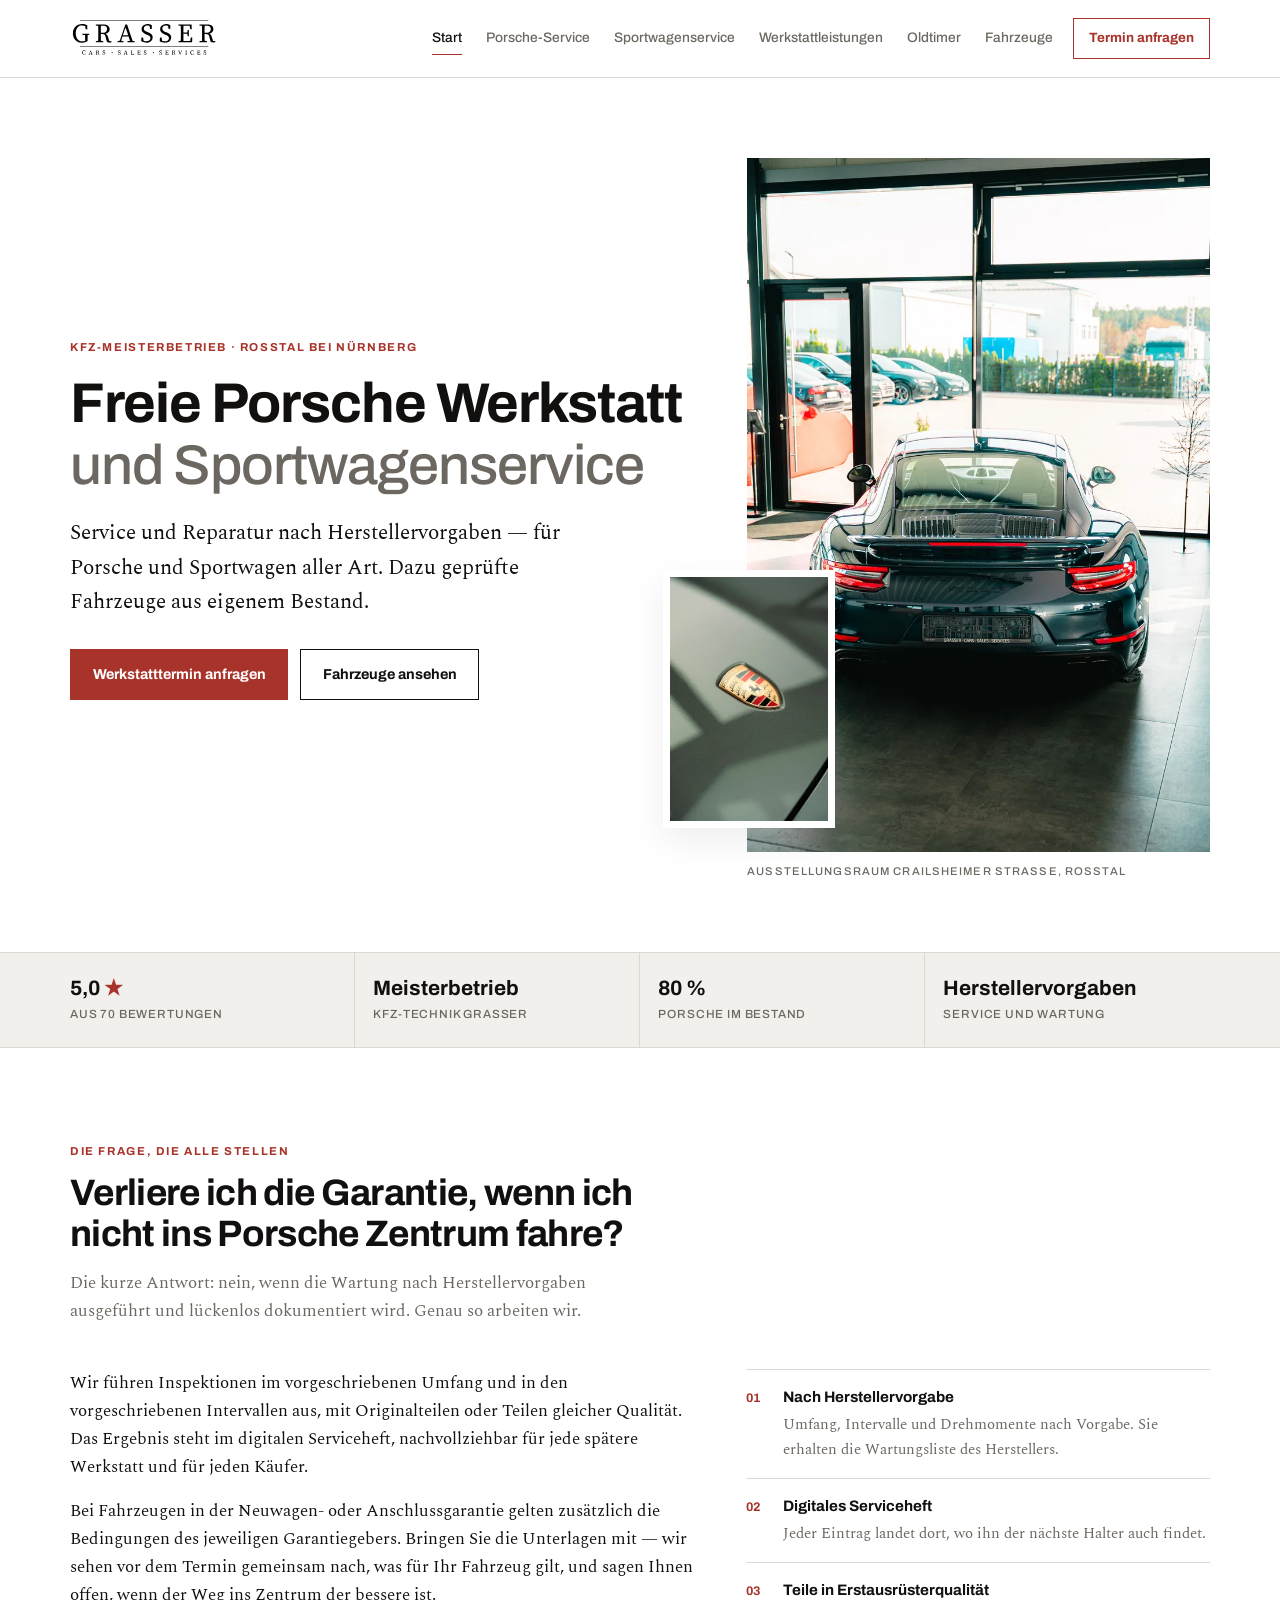
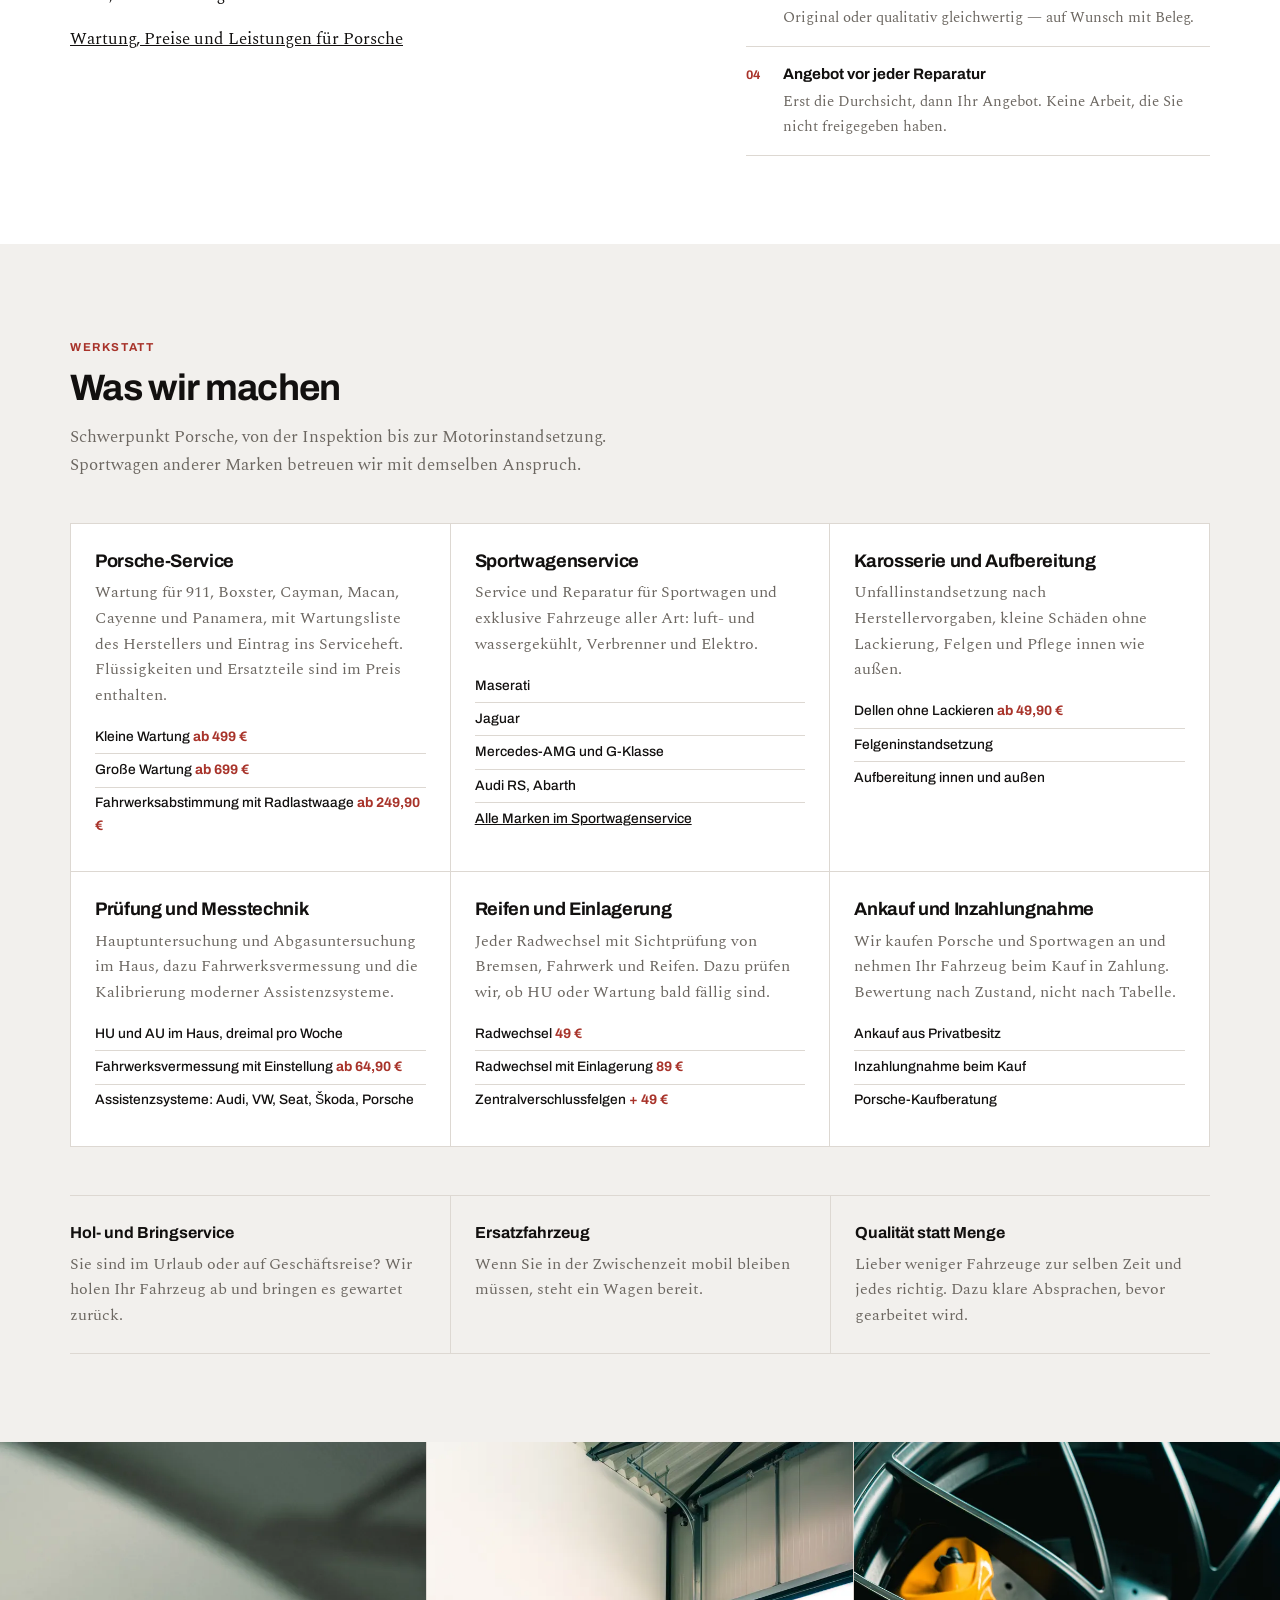
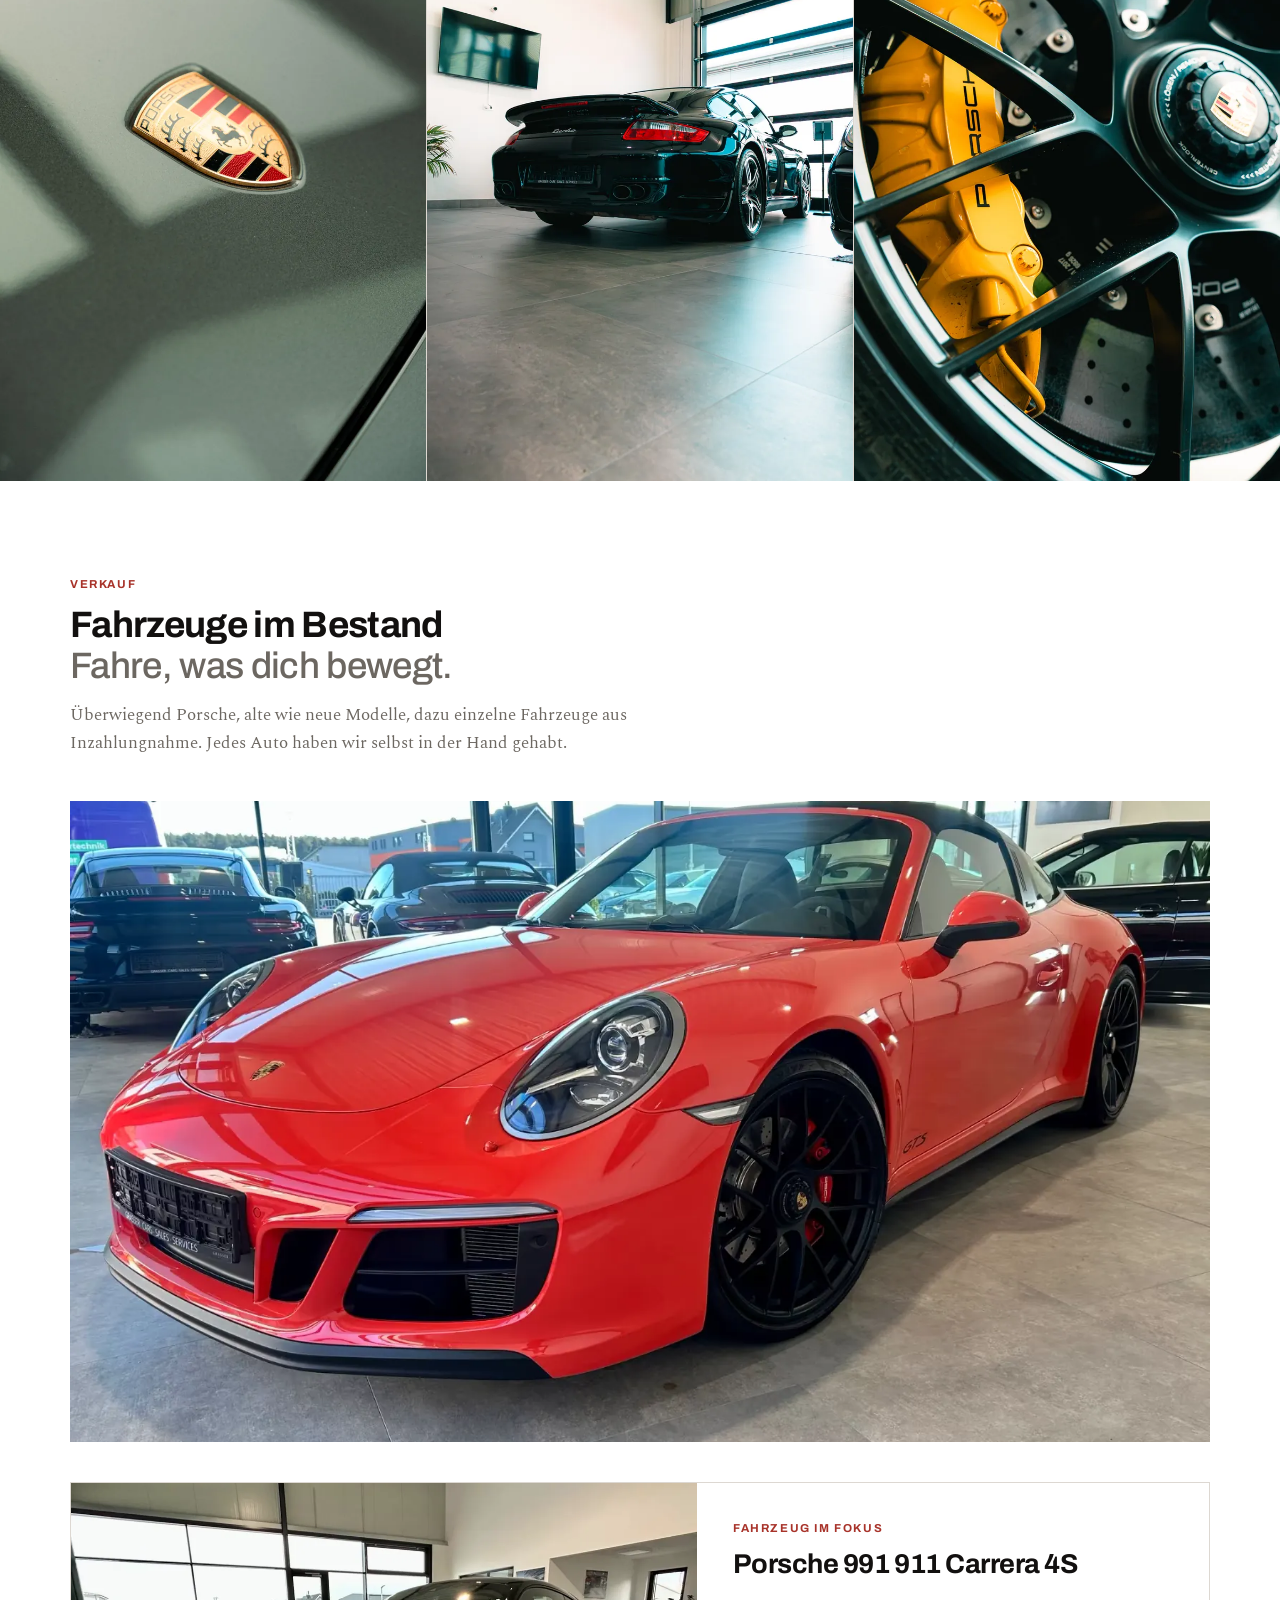
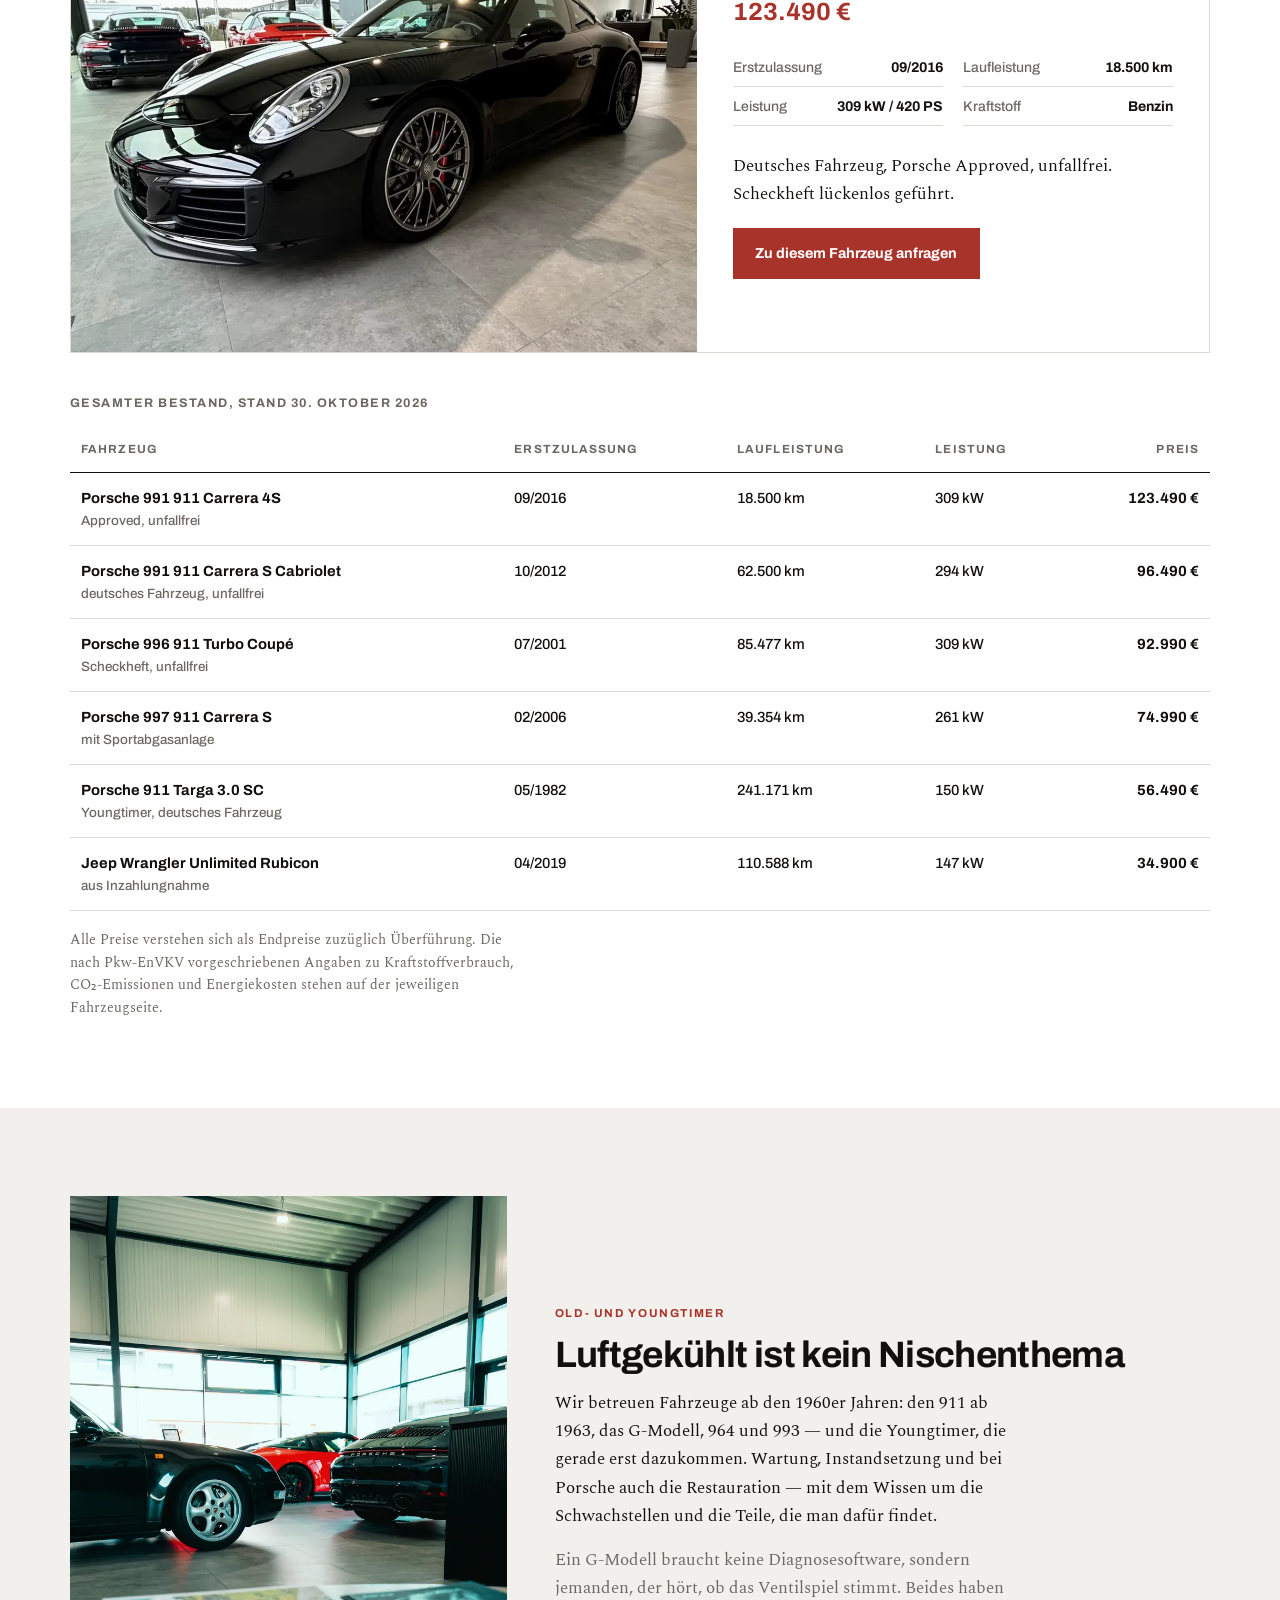
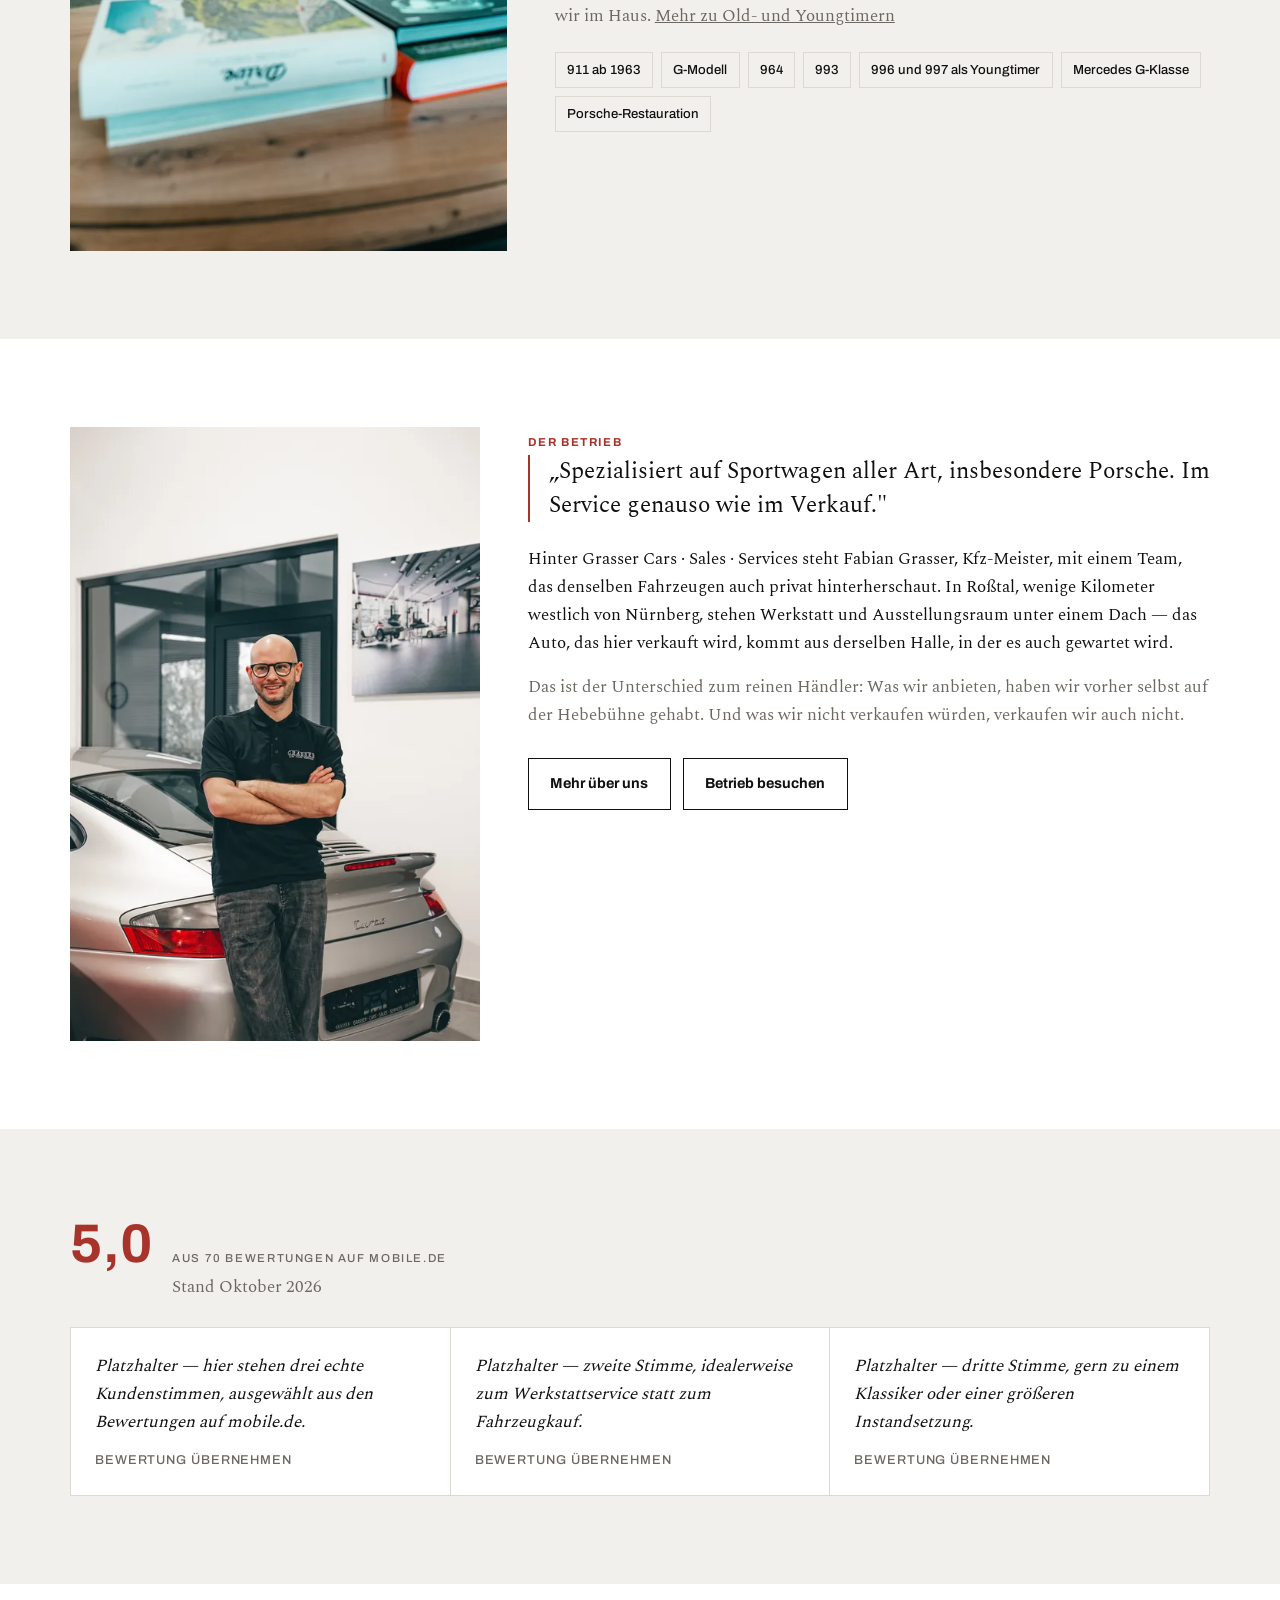
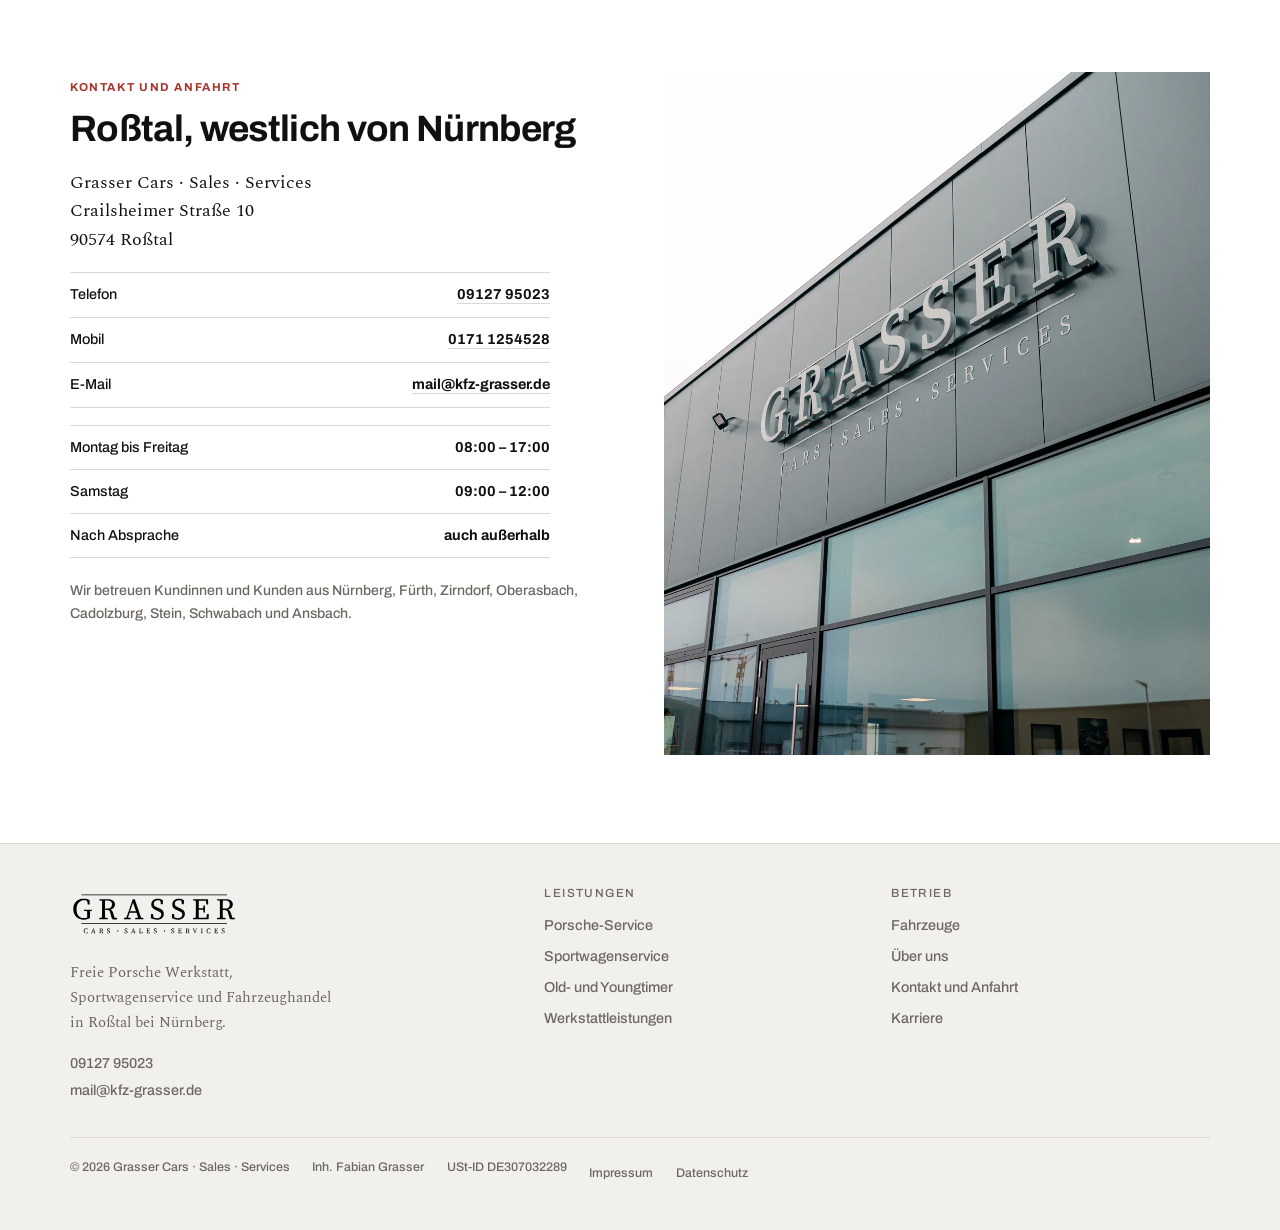
<file: relaunch/index.html>
<!doctype html>
<html lang="de">
<head>
<meta charset="utf-8">
<meta name="viewport" content="width=device-width, initial-scale=1, viewport-fit=cover">
<title>Freie Porsche Werkstatt &amp; Sportwagenservice in Roßtal bei Nürnberg | Grasser Cars</title>
<meta name="description" content="Freie Porsche Werkstatt und Sportwagenservice nach Herstellervorgaben in Roßtal bei Nürnberg. HU und AU im Haus, Fahrwerksabstimmung mit Radlastwaage, dazu Porsche aus eigenem Bestand.">
<link rel="canonical" href="https://www.kfz-grasser.de/">
<link rel="preload" as="image" href="img/porsche-911-showroom-tor-rosstal-1200.webp" imagesrcset="img/porsche-911-showroom-tor-rosstal-800.webp 800w, img/porsche-911-showroom-tor-rosstal-1200.webp 1200w" imagesizes="(max-width:899px) 100vw, 42vw" fetchpriority="high">
<meta property="og:type" content="website">
<meta property="og:locale" content="de_DE">
<meta property="og:url" content="https://www.kfz-grasser.de/">
<meta property="og:site_name" content="Grasser Cars · Sales · Services">
<meta property="og:title" content="Freie Porsche Werkstatt &amp; Sportwagenservice in Roßtal bei Nürnberg | Grasser Cars">
<meta property="og:description" content="Freie Porsche Werkstatt und Sportwagenservice nach Herstellervorgaben in Roßtal bei Nürnberg. HU und AU im Haus, Fahrwerksabstimmung mit Radlastwaage, dazu Porsche aus eigenem Bestand.">
<meta property="og:image" content="https://www.kfz-grasser.de/img/og-grasser-cars.jpg">
<meta property="og:image:width" content="1200">
<meta property="og:image:height" content="630">
<meta property="og:image:alt" content="Betriebsgebäude von Grasser Cars Sales Services in Roßtal bei Nürnberg">
<meta name="twitter:card" content="summary_large_image">
<meta name="theme-color" content="#12100F">
<link rel="stylesheet" href="assets/stil.css">
<script src="assets/menue.js" defer></script>
</head>
<body>


<a class="sprung" href="#start">Zum Inhalt springen</a>

<header class="kopf">
  <div class="innen">
    <a class="marke" href="#start" aria-label="Grasser Cars Sales Services, zum Seitenanfang">
      <img src="img/logo-grasser.svg" width="1708" height="632" alt="" aria-hidden="true">
    </a>
    <nav class="hauptnav" id="hauptnav" aria-label="Hauptnavigation">
      <a href="index.html" aria-current="page">Start</a>
      <a href="porsche-service.html">Porsche-Service</a>
      <a href="sportwagenservice.html">Sportwagenservice</a>
      <a href="werkstattleistungen.html">Werkstattleistungen</a>
      <a href="oldtimer-service.html">Oldtimer</a>
      <a href="#fahrzeuge">Fahrzeuge</a>
    </nav>
    <a class="ruf" href="#kontakt">Termin anfragen</a>
    <button class="menue-knopf" type="button" aria-expanded="false" aria-controls="hauptnav" aria-label="Menü öffnen"><span></span><span></span><span></span></button>
  </div>
</header>

<main id="start">

  <section class="auftakt bahn">
    <div class="innen">
      <div class="auftakt-raster">
        <div class="auftakt-text">
          <span class="eyebrow">Kfz-Meisterbetrieb · Roßtal bei Nürnberg</span>
          <h1>Freie Porsche Werkstatt<span class="hell">und Sportwagenservice</span></h1>
          <p class="lede">Service und Reparatur nach Herstellervorgaben — für Porsche und Sportwagen aller Art. Dazu geprüfte Fahrzeuge aus eigenem Bestand.</p>
          <div class="cta-reihe">
            <a class="knopf" href="#kontakt">Werkstatttermin anfragen</a>
            <a class="knopf zweit" href="#fahrzeuge">Fahrzeuge ansehen</a>
          </div>
        </div>
        <figure class="auftakt-bild" style="margin:0">
          <img src="img/porsche-911-showroom-tor-rosstal-1200.webp"
               srcset="img/porsche-911-showroom-tor-rosstal-800.webp 800w, img/porsche-911-showroom-tor-rosstal-1200.webp 1200w"
               sizes="(max-width:899px) 100vw, 42vw" width="1200" height="1797" fetchpriority="high" decoding="async"
               alt="Schwarzer Porsche 911 im Ausstellungsraum von Grasser Cars in Roßtal, Blick durch das geöffnete Hallentor ins Freie">
          <img class="zweitbild" src="img/porsche-wappen-detail-400.webp" width="400" height="599" decoding="async"
               alt="Porsche Wappen auf der Motorhaube eines grauen Elfers">
          <figcaption class="bildnote">Ausstellungsraum Crailsheimer Straße, Roßtal</figcaption>
        </figure>
      </div>
    </div>
    <div class="leiste">
      <div class="innen">
        <div class="leiste-feld"><div class="leiste-wert zahl">5,0 <span class="stern" aria-hidden="true">★</span></div><div class="leiste-bez">aus 70 Bewertungen</div></div>
        <div class="leiste-feld"><div class="leiste-wert">Meister&shy;betrieb</div><div class="leiste-bez">Kfz-Technik Grasser</div></div>
        <div class="leiste-feld"><div class="leiste-wert zahl">80 %</div><div class="leiste-bez">Porsche im Bestand</div></div>
        <div class="leiste-feld"><div class="leiste-wert">Hersteller&shy;vorgaben</div><div class="leiste-bez">Service und Wartung</div></div>
      </div>
    </div>
  </section>

  <section class="block" id="porsche-service">
    <div class="innen">
      <div class="kopfzeile">
        <span class="eyebrow">Die Frage, die alle stellen</span>
        <h2>Verliere ich die Garantie, wenn ich nicht ins Porsche Zentrum fahre?</h2>
        <p>Die kurze Antwort: nein, wenn die Wartung nach Herstellervorgaben ausgeführt und lückenlos dokumentiert wird. Genau so arbeiten wir.</p>
      </div>
      <div class="garantie">
        <div class="garantie-text">
          <p>Wir führen Inspektionen im vorgeschriebenen Umfang und in den vorgeschriebenen Intervallen aus, mit Originalteilen oder Teilen gleicher Qualität. Das Ergebnis steht im digitalen Serviceheft, nachvollziehbar für jede spätere Werkstatt und für jeden Käufer.</p>
          <p>Bei Fahrzeugen in der Neuwagen- oder Anschlussgarantie gelten zusätzlich die Bedingungen des jeweiligen Garantiegebers. Bringen Sie die Unterlagen mit — wir sehen vor dem Termin gemeinsam nach, was für Ihr Fahrzeug gilt, und sagen Ihnen offen, wenn der Weg ins Zentrum der bessere ist.</p>
          <p><a href="porsche-service.html">Wartung, Preise und Leistungen für Porsche</a></p>
        </div>
        <ul class="beleg">
          <li><span class="nr">01</span><div><b>Nach Herstellervorgabe</b><p>Umfang, Intervalle und Drehmomente nach Vorgabe. Sie erhalten die Wartungsliste des Herstellers.</p></div></li>
          <li><span class="nr">02</span><div><b>Digitales Serviceheft</b><p>Jeder Eintrag landet dort, wo ihn der nächste Halter auch findet.</p></div></li>
          <li><span class="nr">03</span><div><b>Teile in Erstausrüsterqualität</b><p>Original oder qualitativ gleichwertig — auf Wunsch mit Beleg.</p></div></li>
          <li><span class="nr">04</span><div><b>Angebot vor jeder Reparatur</b><p>Erst die Durchsicht, dann Ihr Angebot. Keine Arbeit, die Sie nicht freigegeben haben.</p></div></li>
        </ul>
      </div>
    </div>
  </section>

  <section class="block warm" id="leistungen">
    <div class="innen">
      <div class="kopfzeile">
        <span class="eyebrow">Werkstatt</span>
        <h2>Was wir machen</h2>
        <p>Schwerpunkt Porsche, von der Inspektion bis zur Motorinstandsetzung. Sportwagen anderer Marken betreuen wir mit demselben Anspruch.</p>
      </div>
      <div class="leistungen">
        <article class="karte">
          <h3>Porsche-Service</h3>
          <p>Wartung für 911, Boxster, Cayman, Macan, Cayenne und Panamera, mit Wartungsliste des Herstellers und Eintrag ins Serviceheft. Flüssigkeiten und Ersatzteile sind im Preis enthalten.</p>
          <ul>
            <li>Kleine Wartung <span class="preis">ab 499 €</span></li>
            <li>Große Wartung <span class="preis">ab 699 €</span></li>
            <li>Fahrwerksabstimmung mit Radlastwaage <span class="preis">ab 249,90 €</span></li>
          </ul>
        </article>
        <article class="karte">
          <h3>Sportwagenservice</h3>
          <p>Service und Reparatur für Sportwagen und exklusive Fahrzeuge aller Art: luft- und wassergekühlt, Verbrenner und Elektro.</p>
          <ul>
            <li>Maserati</li>
            <li>Jaguar</li>
            <li>Mercedes-AMG und G-Klasse</li>
            <li>Audi RS, Abarth</li>
            <li><a href="sportwagenservice.html">Alle Marken im Sportwagenservice</a></li>
          </ul>
        </article>
        <article class="karte">
          <h3>Karosserie und Aufbereitung</h3>
          <p>Unfallinstandsetzung nach Herstellervorgaben, kleine Schäden ohne Lackierung, Felgen und Pflege innen wie außen.</p>
          <ul>
            <li>Dellen ohne Lackieren <span class="preis">ab 49,90 €</span></li>
            <li>Felgeninstandsetzung</li>
            <li>Aufbereitung innen und außen</li>
          </ul>
        </article>
        <article class="karte">
          <h3>Prüfung und Messtechnik</h3>
          <p>Hauptuntersuchung und Abgasuntersuchung im Haus, dazu Fahrwerksvermessung und die Kalibrierung moderner Assistenzsysteme.</p>
          <ul>
            <li>HU und AU im Haus, dreimal pro Woche</li>
            <li>Fahrwerksvermessung mit Einstellung <span class="preis">ab 64,90 €</span></li>
            <li>Assistenzsysteme: Audi, VW, Seat, Škoda, Porsche</li>
          </ul>
        </article>
        <article class="karte">
          <h3>Reifen und Einlagerung</h3>
          <p>Jeder Radwechsel mit Sichtprüfung von Bremsen, Fahrwerk und Reifen. Dazu prüfen wir, ob HU oder Wartung bald fällig sind.</p>
          <ul>
            <li>Radwechsel <span class="preis">49 €</span></li>
            <li>Radwechsel mit Einlagerung <span class="preis">89 €</span></li>
            <li>Zentralverschlussfelgen <span class="preis">+ 49 €</span></li>
          </ul>
        </article>
        <article class="karte">
          <h3>Ankauf und Inzahlungnahme</h3>
          <p>Wir kaufen Porsche und Sportwagen an und nehmen Ihr Fahrzeug beim Kauf in Zahlung. Bewertung nach Zustand, nicht nach Tabelle.</p>
          <ul>
            <li>Ankauf aus Privatbesitz</li>
            <li>Inzahlungnahme beim Kauf</li>
            <li>Porsche-Kaufberatung</li>
          </ul>
        </article>
      </div>
      <ul class="komfort" aria-label="Service rund um den Termin">
        <li><b>Hol- und Bringservice</b><p>Sie sind im Urlaub oder auf Geschäftsreise? Wir holen Ihr Fahrzeug ab und bringen es gewartet zurück.</p></li>
        <li><b>Ersatzfahrzeug</b><p>Wenn Sie in der Zwischenzeit mobil bleiben müssen, steht ein Wagen bereit.</p></li>
        <li><b>Qualität statt Menge</b><p>Lieber weniger Fahrzeuge zur selben Zeit und jedes richtig. Dazu klare Absprachen, bevor gearbeitet wird.</p></li>
      </ul>
    </div>
  </section>

  <section class="bildband" aria-label="Eindrücke aus dem Betrieb">
    <figure>
      <img src="img/porsche-wappen-detail-800.webp"
           srcset="img/porsche-wappen-detail-400.webp 400w, img/porsche-wappen-detail-800.webp 800w"
           sizes="(max-width:760px) 100vw, 33vw" width="800" height="1198" loading="lazy" decoding="async"
           alt="Porsche Wappen auf der Motorhaube eines grauen Elfers">
    </figure>
    <figure class="mitte">
      <img src="img/porsche-997-turbo-halle-rosstal-800.webp"
           srcset="img/porsche-997-turbo-halle-rosstal-400.webp 400w, img/porsche-997-turbo-halle-rosstal-800.webp 800w"
           sizes="(max-width:760px) 100vw, 34vw" width="800" height="1198" loading="lazy" decoding="async"
           alt="Schwarzer Porsche 997 Turbo von hinten in der Halle von Grasser Cars in Roßtal">
    </figure>
    <figure>
      <img src="img/porsche-keramikbremse-zentralverschluss-800.webp"
           srcset="img/porsche-keramikbremse-zentralverschluss-400.webp 400w, img/porsche-keramikbremse-zentralverschluss-800.webp 800w"
           sizes="(max-width:760px) 100vw, 33vw" width="800" height="1198" loading="lazy" decoding="async"
           alt="Gelber Porsche Keramikbremssattel hinter einer Leichtmetallfelge mit Zentralverschluss">
    </figure>
  </section>

  <section class="block" id="fahrzeuge">
    <div class="innen">
      <div class="kopfzeile">
        <span class="eyebrow">Verkauf</span>
        <h2>Fahrzeuge im Bestand<span class="hell">Fahre, was dich bewegt.</span></h2>
        <p>Überwiegend Porsche, alte wie neue Modelle, dazu einzelne Fahrzeuge aus Inzahlungnahme. Jedes Auto haben wir selbst in der Hand gehabt.</p>
      </div>
      <figure class="fz-auftakt" style="margin:0">
        <img src="img/porsche-911-gts-showroom-rosstal-1600.webp"
             srcset="img/porsche-911-gts-showroom-rosstal-800.webp 800w, img/porsche-911-gts-showroom-rosstal-1600.webp 1600w"
             sizes="100vw" width="1600" height="1073" loading="lazy" decoding="async"
             alt="Indischroter Porsche 911 Targa GTS im Ausstellungsraum von Grasser Cars in Roßtal">
      </figure>

      <div class="fokus">
        <img src="img/porsche-991-carrera-4s-showroom-1200.webp"
             srcset="img/porsche-991-carrera-4s-showroom-600.webp 600w, img/porsche-991-carrera-4s-showroom-1200.webp 1200w"
             sizes="(max-width:859px) 100vw, 55vw" width="1200" height="947" loading="lazy" decoding="async"
             alt="Schwarzer Porsche 991 911 Carrera 4S im Ausstellungsraum">
        <div class="fokus-text">
          <span class="eyebrow">Fahrzeug im Fokus</span>
          <h3>Porsche 991 911 Carrera 4S</h3>
          <p class="fokus-preis zahl">123.490 €</p>
          <dl class="daten">
            <div><dt>Erstzulassung</dt><dd class="zahl">09/2016</dd></div>
            <div><dt>Laufleistung</dt><dd class="zahl">18.500 km</dd></div>
            <div><dt>Leistung</dt><dd class="zahl">309 kW / 420 PS</dd></div>
            <div><dt>Kraftstoff</dt><dd>Benzin</dd></div>
          </dl>
          <p>Deutsches Fahrzeug, Porsche Approved, unfallfrei. Scheckheft lückenlos geführt.</p>
          <div class="cta-reihe" style="margin-top:.5rem"><a class="knopf" href="#kontakt">Zu diesem Fahrzeug anfragen</a></div>
        </div>
      </div>

      <div class="tabelle-huelle">
        <table class="bestand">
          <caption>Gesamter Bestand, Stand 30. Oktober 2026</caption>
          <thead>
            <tr><th scope="col">Fahrzeug</th><th scope="col">Erstzulassung</th><th scope="col">Laufleistung</th><th scope="col">Leistung</th><th scope="col">Preis</th></tr>
          </thead>
          <tbody>
            <tr><td><span class="modell">Porsche 991 911 Carrera 4S</span><span class="zusatz">Approved, unfallfrei</span></td><td class="zahl">09/2016</td><td class="zahl">18.500 km</td><td class="zahl">309 kW</td><td class="zahl">123.490 €</td></tr>
            <tr><td><span class="modell">Porsche 991 911 Carrera S Cabriolet</span><span class="zusatz">deutsches Fahrzeug, unfallfrei</span></td><td class="zahl">10/2012</td><td class="zahl">62.500 km</td><td class="zahl">294 kW</td><td class="zahl">96.490 €</td></tr>
            <tr><td><span class="modell">Porsche 996 911 Turbo Coupé</span><span class="zusatz">Scheckheft, unfallfrei</span></td><td class="zahl">07/2001</td><td class="zahl">85.477 km</td><td class="zahl">309 kW</td><td class="zahl">92.990 €</td></tr>
            <tr><td><span class="modell">Porsche 997 911 Carrera S</span><span class="zusatz">mit Sportabgasanlage</span></td><td class="zahl">02/2006</td><td class="zahl">39.354 km</td><td class="zahl">261 kW</td><td class="zahl">74.990 €</td></tr>
            <tr><td><span class="modell">Porsche 911 Targa 3.0 SC</span><span class="zusatz">Youngtimer, deutsches Fahrzeug</span></td><td class="zahl">05/1982</td><td class="zahl">241.171 km</td><td class="zahl">150 kW</td><td class="zahl">56.490 €</td></tr>
            <tr><td><span class="modell">Jeep Wrangler Unlimited Rubicon</span><span class="zusatz">aus Inzahlungnahme</span></td><td class="zahl">04/2019</td><td class="zahl">110.588 km</td><td class="zahl">147 kW</td><td class="zahl">34.900 €</td></tr>
          </tbody>
        </table>
      </div>
      <p class="hinweis">Alle Preise verstehen sich als Endpreise zuzüglich Überführung. Die nach Pkw-EnVKV vorgeschriebenen Angaben zu Kraftstoffverbrauch, CO₂-Emissionen und Energiekosten stehen auf der jeweiligen Fahrzeugseite.</p>
    </div>
  </section>

  <section class="block warm" id="klassiker">
    <div class="innen">
      <div class="klassiker">
        <figure style="margin:0">
          <img src="img/porsche-964-showroom-klassiker-800.webp"
               srcset="img/porsche-964-showroom-klassiker-400.webp 400w, img/porsche-964-showroom-klassiker-800.webp 800w"
               sizes="(max-width:899px) 100vw, 34vw" width="800" height="1198" loading="lazy" decoding="async"
               alt="Luftgekühlter Porsche 911 der Baureihe 964 neben einem aktuellen 911 im Ausstellungsraum von Grasser Cars">
        </figure>
        <div>
          <span class="eyebrow">Old- und Youngtimer</span>
          <h2 style="font-size:clamp(1.6rem,3.4vw,2.3rem);margin-top:.55rem">Luftgekühlt ist kein Nischenthema</h2>
          <p style="margin-top:.9rem;max-width:52ch">Wir betreuen Fahrzeuge ab den 1960er Jahren: den 911 ab 1963, das G-Modell, 964 und 993 — und die Youngtimer, die gerade erst dazukommen. Wartung, Instandsetzung und bei Porsche auch die Restauration — mit dem Wissen um die Schwachstellen und die Teile, die man dafür findet.</p>
          <p style="margin-top:1rem;color:var(--tinte-matt);max-width:52ch">Ein G-Modell braucht keine Diagnosesoftware, sondern jemanden, der hört, ob das Ventilspiel stimmt. Beides haben wir im Haus. <a href="oldtimer-service.html">Mehr zu Old- und Youngtimern</a></p>
          <ul class="generationen">
            <li>911 ab 1963</li><li>G-Modell</li><li>964</li><li>993</li><li>996 und 997 als Youngtimer</li><li>Mercedes G-Klasse</li><li>Porsche-Restauration</li>
          </ul>
        </div>
      </div>
    </div>
  </section>

  <section class="block" id="betrieb">
    <div class="innen">
      <div class="betrieb">
        <figure style="margin:0">
          <img src="img/fabian-grasser-inhaber-rosstal-1067.webp"
               srcset="img/fabian-grasser-inhaber-rosstal-534.webp 534w, img/fabian-grasser-inhaber-rosstal-1067.webp 1067w"
               sizes="(max-width:899px) 100vw, 32vw" width="1067" height="1600" loading="lazy" decoding="async"
               alt="Fabian Grasser, Inhaber von Grasser Cars, im Ausstellungsraum in Roßtal vor einem silbernen Porsche 911 Turbo der Baureihe 996">
        </figure>
        <div class="betrieb-text">
          <span class="eyebrow">Der Betrieb</span>
          <blockquote class="zitat">„Spezialisiert auf Sportwagen aller Art, insbesondere Porsche. Im Service genauso wie im Verkauf."</blockquote>
          <p>Hinter Grasser Cars · Sales · Services steht Fabian Grasser, Kfz-Meister, mit einem Team, das denselben Fahrzeugen auch privat hinterherschaut. In Roßtal, wenige Kilometer westlich von Nürnberg, stehen Werkstatt und Ausstellungsraum unter einem Dach — das Auto, das hier verkauft wird, kommt aus derselben Halle, in der es auch gewartet wird.</p>
          <p>Das ist der Unterschied zum reinen Händler: Was wir anbieten, haben wir vorher selbst auf der Hebebühne gehabt. Und was wir nicht verkaufen würden, verkaufen wir auch nicht.</p>
          <div class="cta-reihe"><a class="knopf zweit" href="ueber-uns.html">Mehr über uns</a><a class="knopf zweit" href="#kontakt">Betrieb besuchen</a></div>
        </div>
      </div>
    </div>
  </section>

  <section class="block warm" id="stimmen">
    <div class="innen">
      <div class="bewertung-kopf">
        <span class="gross zahl">5,0</span>
        <div>
          <div class="eyebrow still">aus 70 Bewertungen auf mobile.de</div>
          <p style="margin-top:.3rem;color:var(--tinte-matt)">Stand Oktober 2026</p>
        </div>
      </div>
      <div class="stimmen">
        <article class="stimme"><p>Platzhalter — hier stehen drei echte Kundenstimmen, ausgewählt aus den Bewertungen auf mobile.de.</p><p class="wer">Bewertung übernehmen</p></article>
        <article class="stimme"><p>Platzhalter — zweite Stimme, idealerweise zum Werkstattservice statt zum Fahrzeugkauf.</p><p class="wer">Bewertung übernehmen</p></article>
        <article class="stimme"><p>Platzhalter — dritte Stimme, gern zu einem Klassiker oder einer größeren Instandsetzung.</p><p class="wer">Bewertung übernehmen</p></article>
      </div>
    </div>
  </section>

  <section class="block" id="kontakt">
    <div class="innen">
      <div class="kontakt">
        <div>
          <span class="eyebrow">Kontakt und Anfahrt</span>
          <h2 style="font-size:clamp(1.6rem,3.4vw,2.3rem);margin:.55rem 0 1.2rem">Roßtal, westlich von Nürnberg</h2>
          <address class="adresse">
            Grasser Cars · Sales · Services<br>
            Crailsheimer Straße 10<br>
            90574 Roßtal
          </address>
          <ul class="zeiten kontaktwege" aria-label="Kontakt">
            <li><span>Telefon</span><a class="zahl" href="tel:+49912795023">09127 95023</a></li>
            <li><span>Mobil</span><a class="zahl" href="tel:+491711254528">0171 1254528</a></li>
            <li><span>E-Mail</span><a href="mailto:mail@kfz-grasser.de">mail@kfz-grasser.de</a></li>
          </ul>
          <ul class="zeiten">
            <li><span>Montag bis Freitag</span><span class="zahl">08:00 – 17:00</span></li>
            <li><span>Samstag</span><span class="zahl">09:00 – 12:00</span></li>
            <li><span>Nach Absprache</span><span>auch außerhalb</span></li>
          </ul>
          <p class="umkreis">Wir betreuen Kundinnen und Kunden aus Nürnberg, Fürth, Zirndorf, Oberasbach, Cadolzburg, Stein, Schwabach und Ansbach.</p>
        </div>
        <figure style="margin:0">
          <img src="img/grasser-schriftzug-fassade-1067.webp"
               srcset="img/grasser-schriftzug-fassade-534.webp 534w, img/grasser-schriftzug-fassade-1067.webp 1067w"
               sizes="(max-width:899px) 100vw, 46vw" width="1067" height="1597" loading="lazy" decoding="async"
               alt="Schriftzug Grasser Cars Sales Services an der Fassade des Betriebsgebäudes in Roßtal">
        </figure>
      </div>
    </div>
  </section>

</main>

<footer class="fuss">
  <div class="innen">
    <div class="fuss-raster">
      <div>
        <img class="fuss-logo" src="img/logo-grasser.svg" width="1708" height="632" alt="Grasser Cars Sales Services">
        <p style="font-size:.95rem;color:var(--tinte-matt);max-width:34ch">Freie Porsche Werkstatt, Sportwagenservice und Fahrzeughandel in Roßtal bei Nürnberg.</p>
        <p class="fuss-kontakt"><a href="tel:+49912795023">09127 95023</a><br><a href="mailto:mail@kfz-grasser.de">mail@kfz-grasser.de</a></p>
      </div>
      <nav aria-label="Leistungen">
        <p class="fuss-titel">Leistungen</p>
        <ul>
          <li><a href="porsche-service.html">Porsche-Service</a></li>
          <li><a href="sportwagenservice.html">Sportwagenservice</a></li>
          <li><a href="oldtimer-service.html">Old- und Youngtimer</a></li>
          <li><a href="werkstattleistungen.html">Werkstattleistungen</a></li>
        </ul>
      </nav>
      <nav aria-label="Betrieb">
        <p class="fuss-titel">Betrieb</p>
        <ul>
          <li><a href="#fahrzeuge">Fahrzeuge</a></li>
          <li><a href="ueber-uns.html">Über uns</a></li>
          <li><a href="kontakt.html">Kontakt und Anfahrt</a></li>
          <li><a href="karriere.html">Karriere</a></li>
        </ul>
      </nav>
    </div>
    <div class="fuss-zeile">
      <span>© 2026 Grasser Cars · Sales · Services</span>
      <span>Inh. Fabian Grasser</span>
      <span>USt-ID DE307032289</span>
      <a href="impressum.html">Impressum</a>
      <a href="datenschutz.html">Datenschutz</a>
    </div>
  </div>
</footer>

<script type="application/ld+json">
{
  "@context": "https://schema.org",
  "@graph": [
    {
      "@type": ["AutoRepair", "AutoDealer"],
      "@id": "https://www.kfz-grasser.de/#betrieb",
      "name": "Grasser Cars · Sales · Services",
      "alternateName": ["Kfz-Technik Grasser", "Grasser Cars", "Grasser Automobile", "KFZ Grasser Roßtal"],
      "description": "Freie Porsche Werkstatt und Sportwagenservice nach Herstellervorgaben in Roßtal bei Nürnberg, mit Verkauf geprüfter Porsche und Sportwagen.",
      "url": "https://www.kfz-grasser.de/",
      "telephone": "+49 9127 95023",
      "email": "mail@kfz-grasser.de",
      "image": "https://www.kfz-grasser.de/img/grasser-gebaeude-rosstal-aussen-1600.webp",
      "logo": "https://www.kfz-grasser.de/img/logo-grasser.svg",
      "sameAs": [
        "https://home.mobile.de/KFZTECHNIKGRASSER"
      ],
      "founder": {"@type": "Person", "name": "Fabian Grasser"},
      "employee": {"@type": "Person", "name": "Fabian Grasser", "jobTitle": "Kfz-Meister und Inhaber"},
      "address": {
        "@type": "PostalAddress",
        "streetAddress": "Crailsheimer Straße 10",
        "postalCode": "90574",
        "addressLocality": "Roßtal",
        "addressRegion": "Bayern",
        "addressCountry": "DE"
      },
      "vatID": "DE307032289",
      "openingHoursSpecification": [
        {"@type": "OpeningHoursSpecification", "dayOfWeek": ["Monday","Tuesday","Wednesday","Thursday","Friday"], "opens": "08:00", "closes": "17:00"},
        {"@type": "OpeningHoursSpecification", "dayOfWeek": "Saturday", "opens": "09:00", "closes": "12:00"}
      ],
      "areaServed": [
        {"@type": "City", "name": "Nürnberg"},
        {"@type": "City", "name": "Fürth"},
        {"@type": "City", "name": "Zirndorf"},
        {"@type": "City", "name": "Oberasbach"},
        {"@type": "City", "name": "Cadolzburg"},
        {"@type": "City", "name": "Stein"},
        {"@type": "City", "name": "Schwabach"},
        {"@type": "City", "name": "Ansbach"}
      ],
      "brand": [
        {"@type": "Brand", "name": "Porsche"},
        {"@type": "Brand", "name": "Maserati"},
        {"@type": "Brand", "name": "Jaguar"},
        {"@type": "Brand", "name": "Mercedes-AMG"},
        {"@type": "Brand", "name": "Abarth"}
      ],
      "aggregateRating": {
        "@type": "AggregateRating",
        "ratingValue": "5.0",
        "reviewCount": "70",
        "bestRating": "5"
      },
      "hasOfferCatalog": {
        "@type": "OfferCatalog",
        "name": "Werkstattleistungen",
        "itemListElement": [
          {"@type": "Offer", "itemOffered": {"@type": "Service", "name": "Kleine Wartung nach Herstellervorgaben"}, "price": "499.00", "priceCurrency": "EUR", "description": "Startpreis inklusive Flüssigkeiten und Ersatzteile, mit Wartungsliste des Herstellers"},
          {"@type": "Offer", "itemOffered": {"@type": "Service", "name": "Große Wartung nach Herstellervorgaben"}, "price": "699.00", "priceCurrency": "EUR", "description": "Startpreis inklusive Flüssigkeiten und Ersatzteile, mit Wartungsliste des Herstellers"},
          {"@type": "Offer", "itemOffered": {"@type": "Service", "name": "Fahrwerksabstimmung mit Radlastwaage für Sportwagen"}, "price": "249.90", "priceCurrency": "EUR"},
          {"@type": "Offer", "itemOffered": {"@type": "Service", "name": "Fahrwerksvermessung mit Einstellung"}, "price": "64.90", "priceCurrency": "EUR"},
          {"@type": "Offer", "itemOffered": {"@type": "Service", "name": "Bremsflüssigkeitswechsel"}, "price": "39.90", "priceCurrency": "EUR"},
          {"@type": "Offer", "itemOffered": {"@type": "Service", "name": "Radwechsel mit Sichtprüfung"}, "price": "49.00", "priceCurrency": "EUR"},
          {"@type": "Offer", "itemOffered": {"@type": "Service", "name": "Radwechsel mit Einlagerung"}, "price": "89.00", "priceCurrency": "EUR"},
          {"@type": "Offer", "itemOffered": {"@type": "Service", "name": "Smart Repair, Dellen ohne Lackieren"}, "price": "49.90", "priceCurrency": "EUR"},
          {"@type": "Offer", "itemOffered": {"@type": "Service", "name": "Zahnriemenwechsel"}, "price": "174.90", "priceCurrency": "EUR", "description": "Startpreis zuzüglich Material"},
          {"@type": "Offer", "itemOffered": {"@type": "Service", "name": "Hauptuntersuchung und Abgasuntersuchung im Haus"}},
          {"@type": "Offer", "itemOffered": {"@type": "Service", "name": "Kalibrierung der Fahrerassistenzsysteme für Audi, VW, Seat, Skoda und Porsche"}},
          {"@type": "Offer", "itemOffered": {"@type": "Service", "name": "Unfallinstandsetzung nach Herstellervorgaben"}},
          {"@type": "Offer", "itemOffered": {"@type": "Service", "name": "Hol- und Bringservice"}},
          {"@type": "Offer", "itemOffered": {"@type": "Service", "name": "Restauration von Porsche-Oldtimern"}},
          {"@type": "Offer", "itemOffered": {"@type": "Service", "name": "Porsche-Kaufberatung"}}
        ]
      }
    },
    {
      "@type": "FAQPage",
      "@id": "https://www.kfz-grasser.de/#faq",
      "mainEntity": [
        {
          "@type": "Question",
          "name": "Verliere ich die Garantie, wenn ich meinen Porsche in einer freien Werkstatt warten lasse?",
          "acceptedAnswer": {
            "@type": "Answer",
            "text": "Nein, sofern die Wartung im vorgeschriebenen Umfang und Intervall nach Herstellervorgaben ausgeführt, mit Originalteilen oder Teilen gleicher Qualität durchgeführt und lückenlos dokumentiert wird. Für Fahrzeuge in der Neuwagen- oder Anschlussgarantie gelten zusätzlich die Bedingungen des jeweiligen Garantiegebers, die wir vor dem Termin gemeinsam prüfen."
          }
        },
        {
          "@type": "Question",
          "name": "Was kostet eine Wartung nach Herstellervorgaben?",
          "acceptedAnswer": {
            "@type": "Answer",
            "text": "Die kleine Wartung beginnt bei 499 Euro, die große bei 699 Euro, jeweils inklusive Flüssigkeiten und Ersatzteile und mit der Wartungsliste des Herstellers. Zusätzliche Arbeiten bieten wir nach Fälligkeit an und führen sie erst nach Ihrer Freigabe aus."
          }
        },
        {
          "@type": "Question",
          "name": "Betreut Grasser auch luftgekühlte Porsche und Youngtimer?",
          "acceptedAnswer": {
            "@type": "Answer",
            "text": "Ja. Wir betreuen Fahrzeuge ab den 1960er Jahren, darunter den 911 ab 1963, das G-Modell sowie 964 und 993, dazu Youngtimer wie 996 und 997. Neben Wartung und Instandsetzung restaurieren wir Porsche-Oldtimer."
          }
        },
        {
          "@type": "Question",
          "name": "Welche Marken außer Porsche werden in der Werkstatt betreut?",
          "acceptedAnswer": {
            "@type": "Answer",
            "text": "Neben Porsche betreuen wir Sportwagen und Fahrzeuge anderer Marken, unter anderem Maserati, Jaguar, Mercedes-AMG und die Mercedes G-Klasse, Audi RS und Abarth."
          }
        }
      ]
    }
  ]
}
</script>

</body>
</html>
</file>
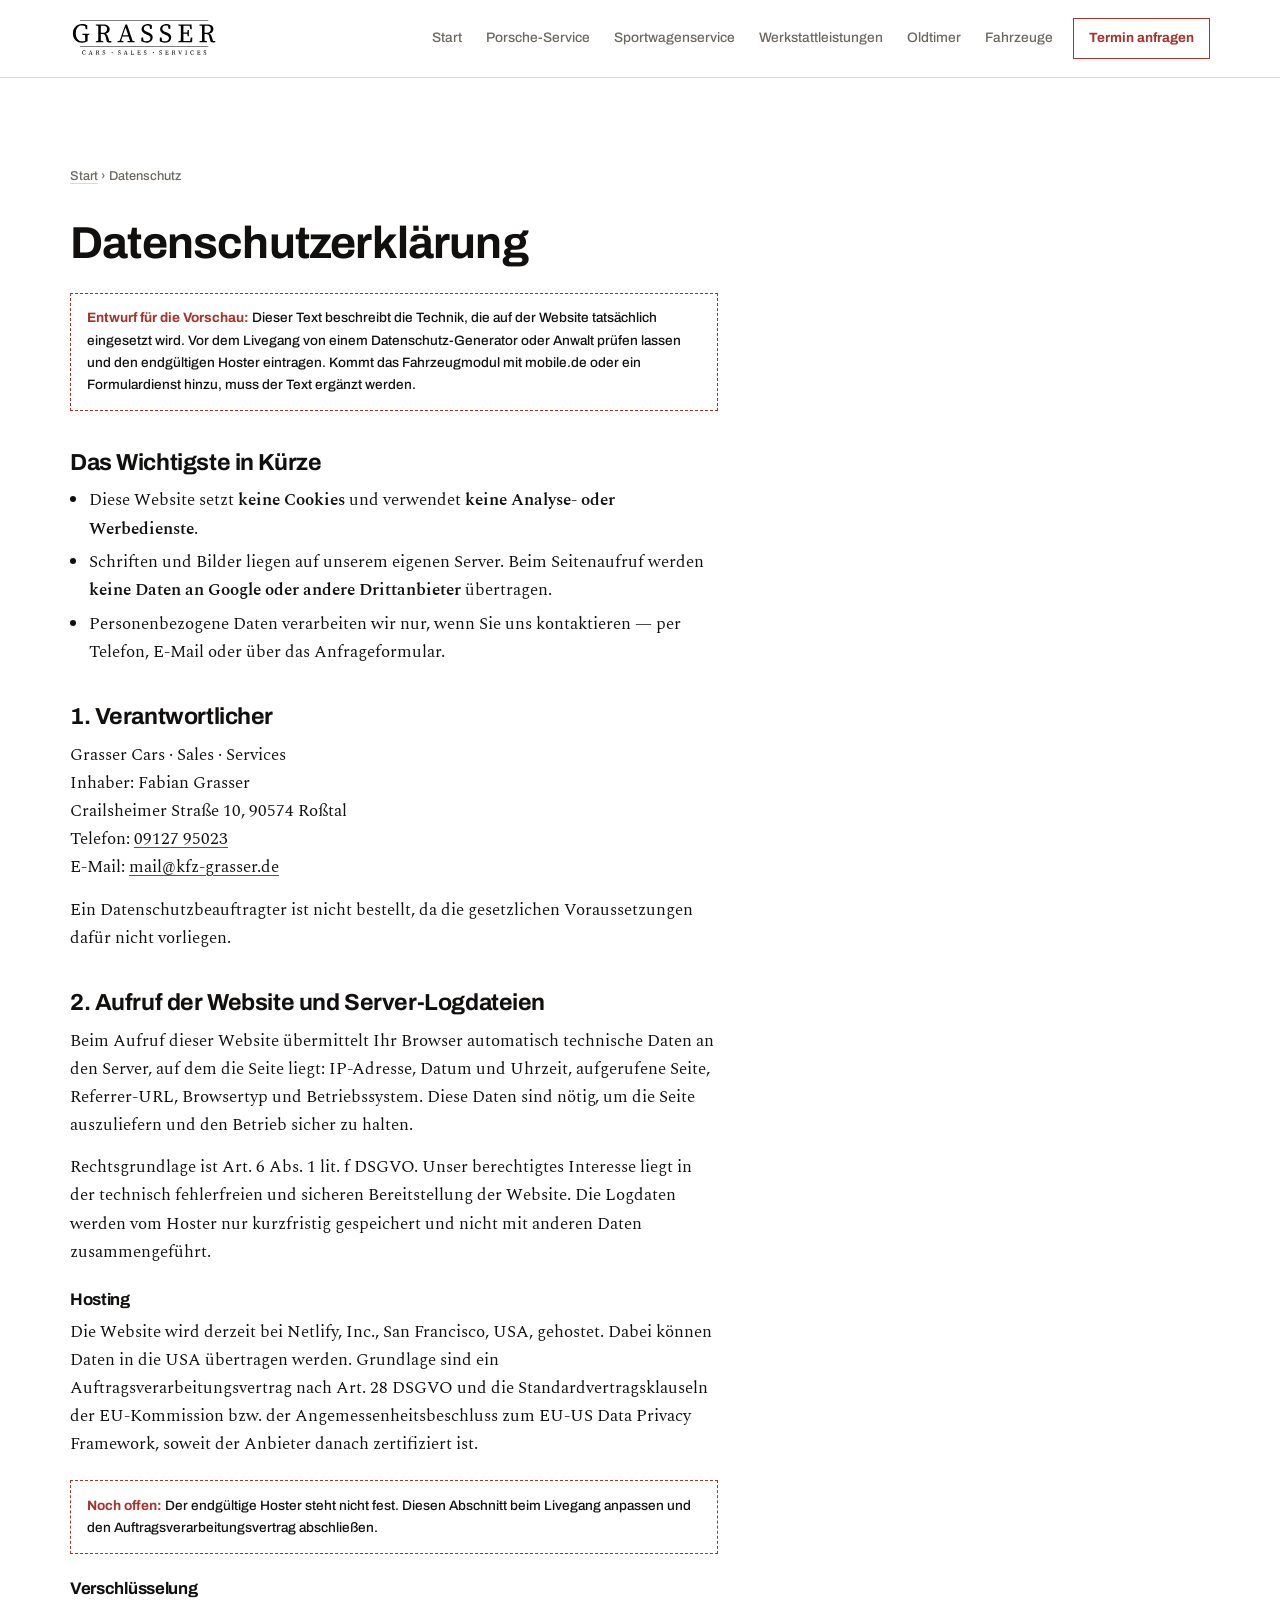
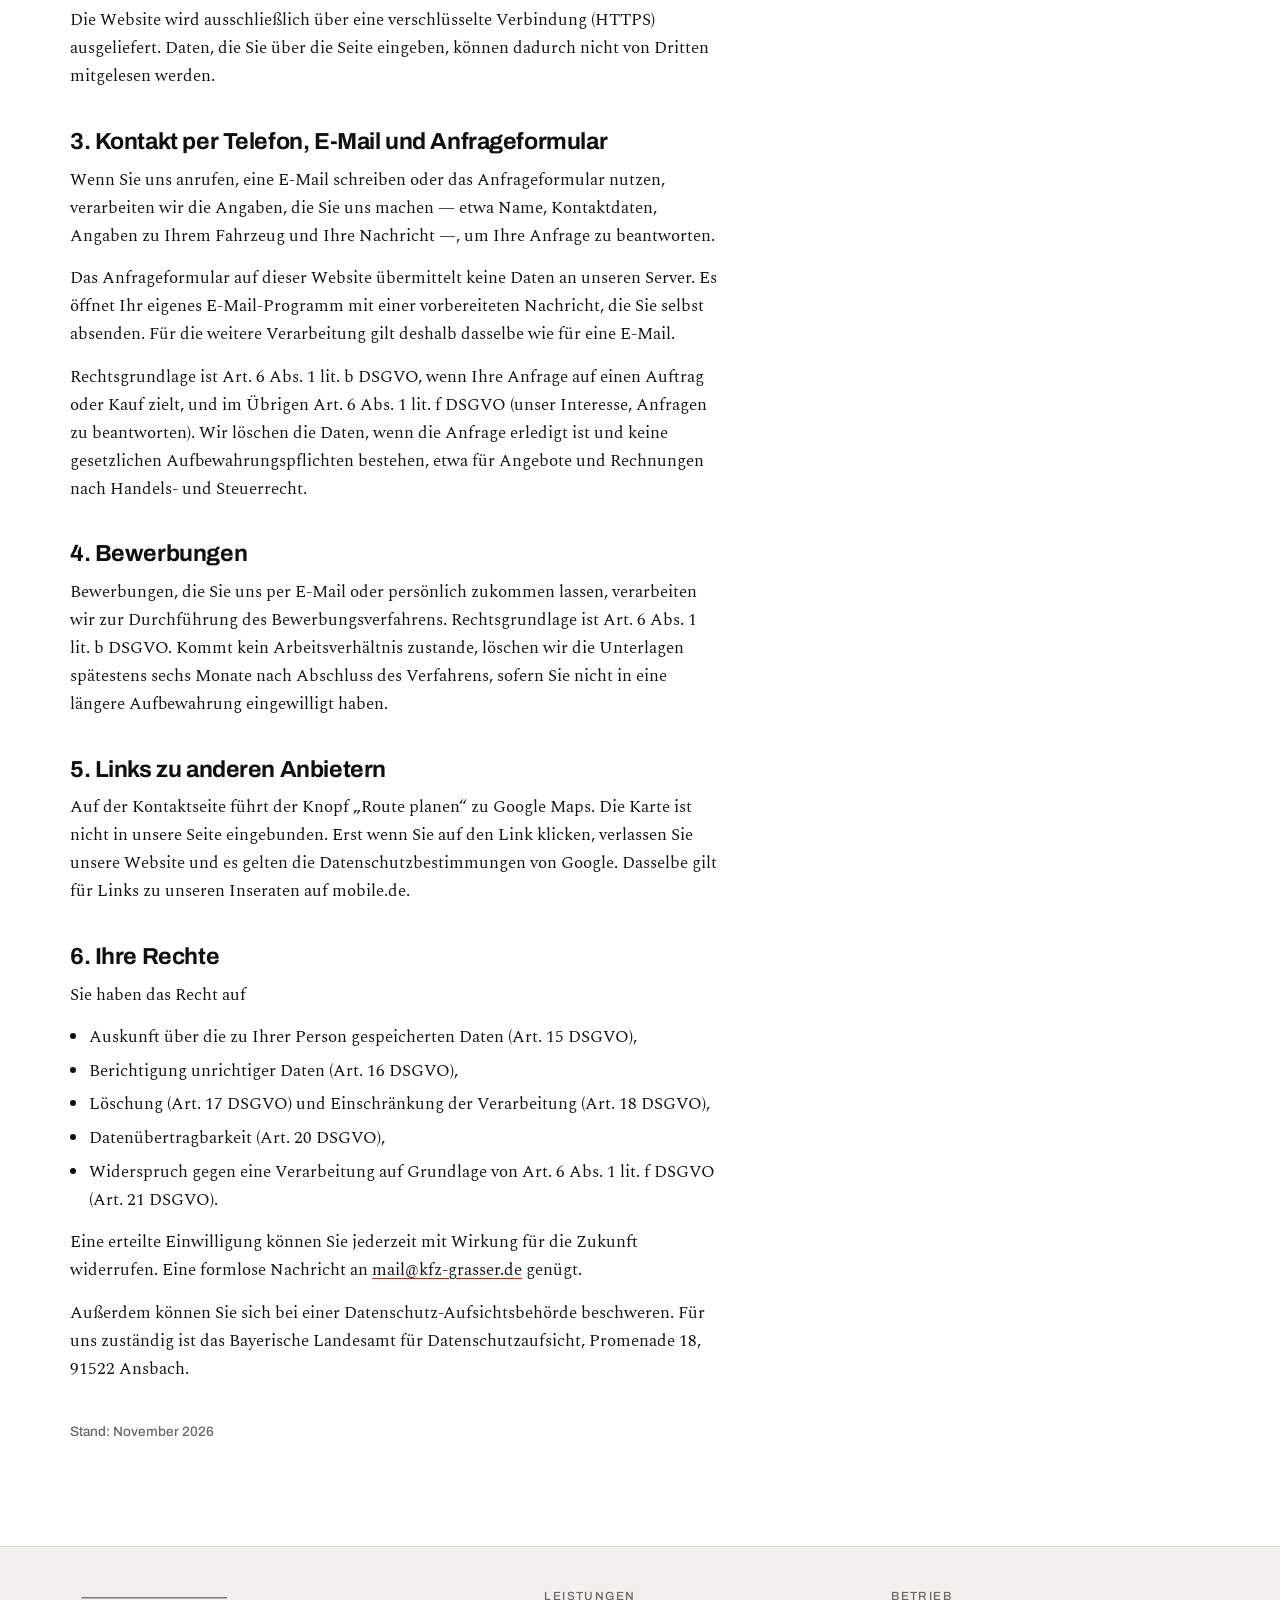
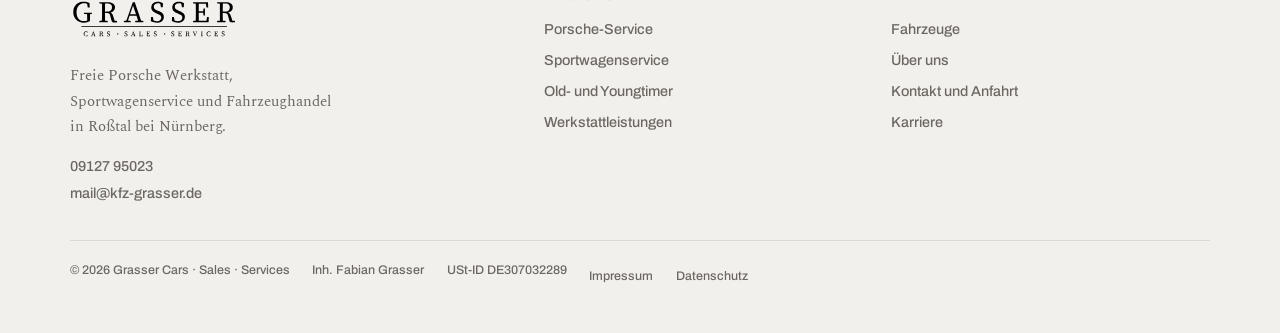
<file: relaunch/datenschutz.html>
<!doctype html>
<html lang="de">
<head>
<meta charset="utf-8">
<meta name="viewport" content="width=device-width, initial-scale=1, viewport-fit=cover">
<title>Datenschutzerklärung | Grasser Cars · Sales · Services, Roßtal</title>
<meta name="description" content="Datenschutzerklärung von Grasser Cars · Sales · Services in Roßtal: welche Daten beim Besuch der Website und bei Anfragen verarbeitet werden.">
<link rel="canonical" href="https://www.kfz-grasser.de/datenschutz.html">
<link rel="stylesheet" href="assets/stil.css">
<script src="assets/menue.js" defer></script>
<meta name="theme-color" content="#12100F">
</head>
<body>

<a class="sprung" href="#start">Zum Inhalt springen</a>

<header class="kopf">
  <div class="innen">
    <a class="marke" href="index.html" aria-label="Grasser Cars Sales Services, zur Startseite">
      <img src="img/logo-grasser.svg" width="1708" height="632" alt="" aria-hidden="true">
    </a>
    <nav class="hauptnav" id="hauptnav" aria-label="Hauptnavigation">
      <a href="index.html">Start</a>
      <a href="porsche-service.html">Porsche-Service</a>
      <a href="sportwagenservice.html">Sportwagenservice</a>
      <a href="werkstattleistungen.html">Werkstattleistungen</a>
      <a href="oldtimer-service.html">Oldtimer</a>
      <a href="index.html#fahrzeuge">Fahrzeuge</a>
    </nav>
    <a class="ruf" href="kontakt.html#anfrage">Termin anfragen</a>
    <button class="menue-knopf" type="button" aria-expanded="false" aria-controls="hauptnav" aria-label="Menü öffnen"><span></span><span></span><span></span></button>
  </div>
</header>

<main id="start">
  <section class="block">
    <div class="innen">
      <nav class="brotkrumen" aria-label="Brotkrumen">
        <a href="index.html">Start</a> <span aria-hidden="true">›</span> <span>Datenschutz</span>
      </nav>
      <div class="rechtstext">
        <h1>Datenschutzerklärung</h1>
        <div class="offen"><b>Entwurf für die Vorschau:</b> Dieser Text beschreibt die Technik, die auf der Website tatsächlich eingesetzt wird. Vor dem Livegang von einem Datenschutz-Generator oder Anwalt prüfen lassen und den endgültigen Hoster eintragen. Kommt das Fahrzeugmodul mit mobile.de oder ein Formulardienst hinzu, muss der Text ergänzt werden.</div>

        <h2>Das Wichtigste in Kürze</h2>
        <ul>
          <li>Diese Website setzt <b>keine Cookies</b> und verwendet <b>keine Analyse- oder Werbedienste</b>.</li>
          <li>Schriften und Bilder liegen auf unserem eigenen Server. Beim Seitenaufruf werden <b>keine Daten an Google oder andere Drittanbieter</b> übertragen.</li>
          <li>Personenbezogene Daten verarbeiten wir nur, wenn Sie uns kontaktieren — per Telefon, E-Mail oder über das Anfrageformular.</li>
        </ul>

        <h2>1. Verantwortlicher</h2>
        <p>Grasser Cars · Sales · Services<br>
        Inhaber: Fabian Grasser<br>
        Crailsheimer Straße 10, 90574 Roßtal<br>
        Telefon: <a href="tel:+49912795023">09127 95023</a><br>
        E-Mail: <a href="mailto:mail@kfz-grasser.de">mail@kfz-grasser.de</a></p>
        <p>Ein Datenschutzbeauftragter ist nicht bestellt, da die gesetzlichen Voraussetzungen dafür nicht vorliegen.</p>

        <h2>2. Aufruf der Website und Server-Logdateien</h2>
        <p>Beim Aufruf dieser Website übermittelt Ihr Browser automatisch technische Daten an den Server, auf dem die Seite liegt: IP-Adresse, Datum und Uhrzeit, aufgerufene Seite, Referrer-URL, Browsertyp und Betriebssystem. Diese Daten sind nötig, um die Seite auszuliefern und den Betrieb sicher zu halten.</p>
        <p>Rechtsgrundlage ist Art. 6 Abs. 1 lit. f DSGVO. Unser berechtigtes Interesse liegt in der technisch fehlerfreien und sicheren Bereitstellung der Website. Die Logdaten werden vom Hoster nur kurzfristig gespeichert und nicht mit anderen Daten zusammengeführt.</p>

        <h3>Hosting</h3>
        <p>Die Website wird derzeit bei Netlify, Inc., San Francisco, USA, gehostet. Dabei können Daten in die USA übertragen werden. Grundlage sind ein Auftragsverarbeitungsvertrag nach Art. 28 DSGVO und die Standardvertragsklauseln der EU-Kommission bzw. der Angemessenheitsbeschluss zum EU-US Data Privacy Framework, soweit der Anbieter danach zertifiziert ist.</p>
        <div class="offen"><b>Noch offen:</b> Der endgültige Hoster steht nicht fest. Diesen Abschnitt beim Livegang anpassen und den Auftragsverarbeitungsvertrag abschließen.</div>

        <h3>Verschlüsselung</h3>
        <p>Die Website wird ausschließlich über eine verschlüsselte Verbindung (HTTPS) ausgeliefert. Daten, die Sie über die Seite eingeben, können dadurch nicht von Dritten mitgelesen werden.</p>

        <h2>3. Kontakt per Telefon, E-Mail und Anfrageformular</h2>
        <p>Wenn Sie uns anrufen, eine E-Mail schreiben oder das Anfrageformular nutzen, verarbeiten wir die Angaben, die Sie uns machen — etwa Name, Kontaktdaten, Angaben zu Ihrem Fahrzeug und Ihre Nachricht —, um Ihre Anfrage zu beantworten.</p>
        <p>Das Anfrageformular auf dieser Website übermittelt keine Daten an unseren Server. Es öffnet Ihr eigenes E-Mail-Programm mit einer vorbereiteten Nachricht, die Sie selbst absenden. Für die weitere Verarbeitung gilt deshalb dasselbe wie für eine E-Mail.</p>
        <p>Rechtsgrundlage ist Art. 6 Abs. 1 lit. b DSGVO, wenn Ihre Anfrage auf einen Auftrag oder Kauf zielt, und im Übrigen Art. 6 Abs. 1 lit. f DSGVO (unser Interesse, Anfragen zu beantworten). Wir löschen die Daten, wenn die Anfrage erledigt ist und keine gesetzlichen Aufbewahrungspflichten bestehen, etwa für Angebote und Rechnungen nach Handels- und Steuerrecht.</p>

        <h2>4. Bewerbungen</h2>
        <p>Bewerbungen, die Sie uns per E-Mail oder persönlich zukommen lassen, verarbeiten wir zur Durchführung des Bewerbungsverfahrens. Rechtsgrundlage ist Art. 6 Abs. 1 lit. b DSGVO. Kommt kein Arbeitsverhältnis zustande, löschen wir die Unterlagen spätestens sechs Monate nach Abschluss des Verfahrens, sofern Sie nicht in eine längere Aufbewahrung eingewilligt haben.</p>

        <h2>5. Links zu anderen Anbietern</h2>
        <p>Auf der Kontaktseite führt der Knopf „Route planen“ zu Google Maps. Die Karte ist nicht in unsere Seite eingebunden. Erst wenn Sie auf den Link klicken, verlassen Sie unsere Website und es gelten die Datenschutzbestimmungen von Google. Dasselbe gilt für Links zu unseren Inseraten auf mobile.de.</p>

        <h2>6. Ihre Rechte</h2>
        <p>Sie haben das Recht auf</p>
        <ul>
          <li>Auskunft über die zu Ihrer Person gespeicherten Daten (Art. 15 DSGVO),</li>
          <li>Berichtigung unrichtiger Daten (Art. 16 DSGVO),</li>
          <li>Löschung (Art. 17 DSGVO) und Einschränkung der Verarbeitung (Art. 18 DSGVO),</li>
          <li>Datenübertragbarkeit (Art. 20 DSGVO),</li>
          <li>Widerspruch gegen eine Verarbeitung auf Grundlage von Art. 6 Abs. 1 lit. f DSGVO (Art. 21 DSGVO).</li>
        </ul>
        <p>Eine erteilte Einwilligung können Sie jederzeit mit Wirkung für die Zukunft widerrufen. Eine formlose Nachricht an <a href="mailto:mail@kfz-grasser.de">mail@kfz-grasser.de</a> genügt.</p>
        <p>Außerdem können Sie sich bei einer Datenschutz-Aufsichtsbehörde beschweren. Für uns zuständig ist das Bayerische Landesamt für Datenschutzaufsicht, Promenade 18, 91522 Ansbach.</p>

        <p class="stand">Stand: November 2026</p>
      </div>
    </div>
  </section>
</main>

<footer class="fuss">
  <div class="innen">
    <div class="fuss-raster">
      <div>
        <img class="fuss-logo" src="img/logo-grasser.svg" width="1708" height="632" alt="Grasser Cars Sales Services">
        <p style="font-size:.95rem;color:var(--tinte-matt);max-width:34ch">Freie Porsche Werkstatt, Sportwagenservice und Fahrzeughandel in Roßtal bei Nürnberg.</p>
        <p class="fuss-kontakt"><a href="tel:+49912795023">09127 95023</a><br><a href="mailto:mail@kfz-grasser.de">mail@kfz-grasser.de</a></p>
      </div>
      <nav aria-label="Leistungen">
        <p class="fuss-titel">Leistungen</p>
        <ul>
          <li><a href="porsche-service.html">Porsche-Service</a></li>
          <li><a href="sportwagenservice.html">Sportwagenservice</a></li>
          <li><a href="oldtimer-service.html">Old- und Youngtimer</a></li>
          <li><a href="werkstattleistungen.html">Werkstattleistungen</a></li>
        </ul>
      </nav>
      <nav aria-label="Betrieb">
        <p class="fuss-titel">Betrieb</p>
        <ul>
          <li><a href="index.html#fahrzeuge">Fahrzeuge</a></li>
          <li><a href="ueber-uns.html">Über uns</a></li>
          <li><a href="kontakt.html">Kontakt und Anfahrt</a></li>
          <li><a href="karriere.html">Karriere</a></li>
        </ul>
      </nav>
    </div>
    <div class="fuss-zeile">
      <span>© 2026 Grasser Cars · Sales · Services</span>
      <span>Inh. Fabian Grasser</span>
      <span>USt-ID DE307032289</span>
      <a href="impressum.html">Impressum</a>
      <a href="datenschutz.html" aria-current="page">Datenschutz</a>
    </div>
  </div>
</footer>

</body>
</html>
</file>
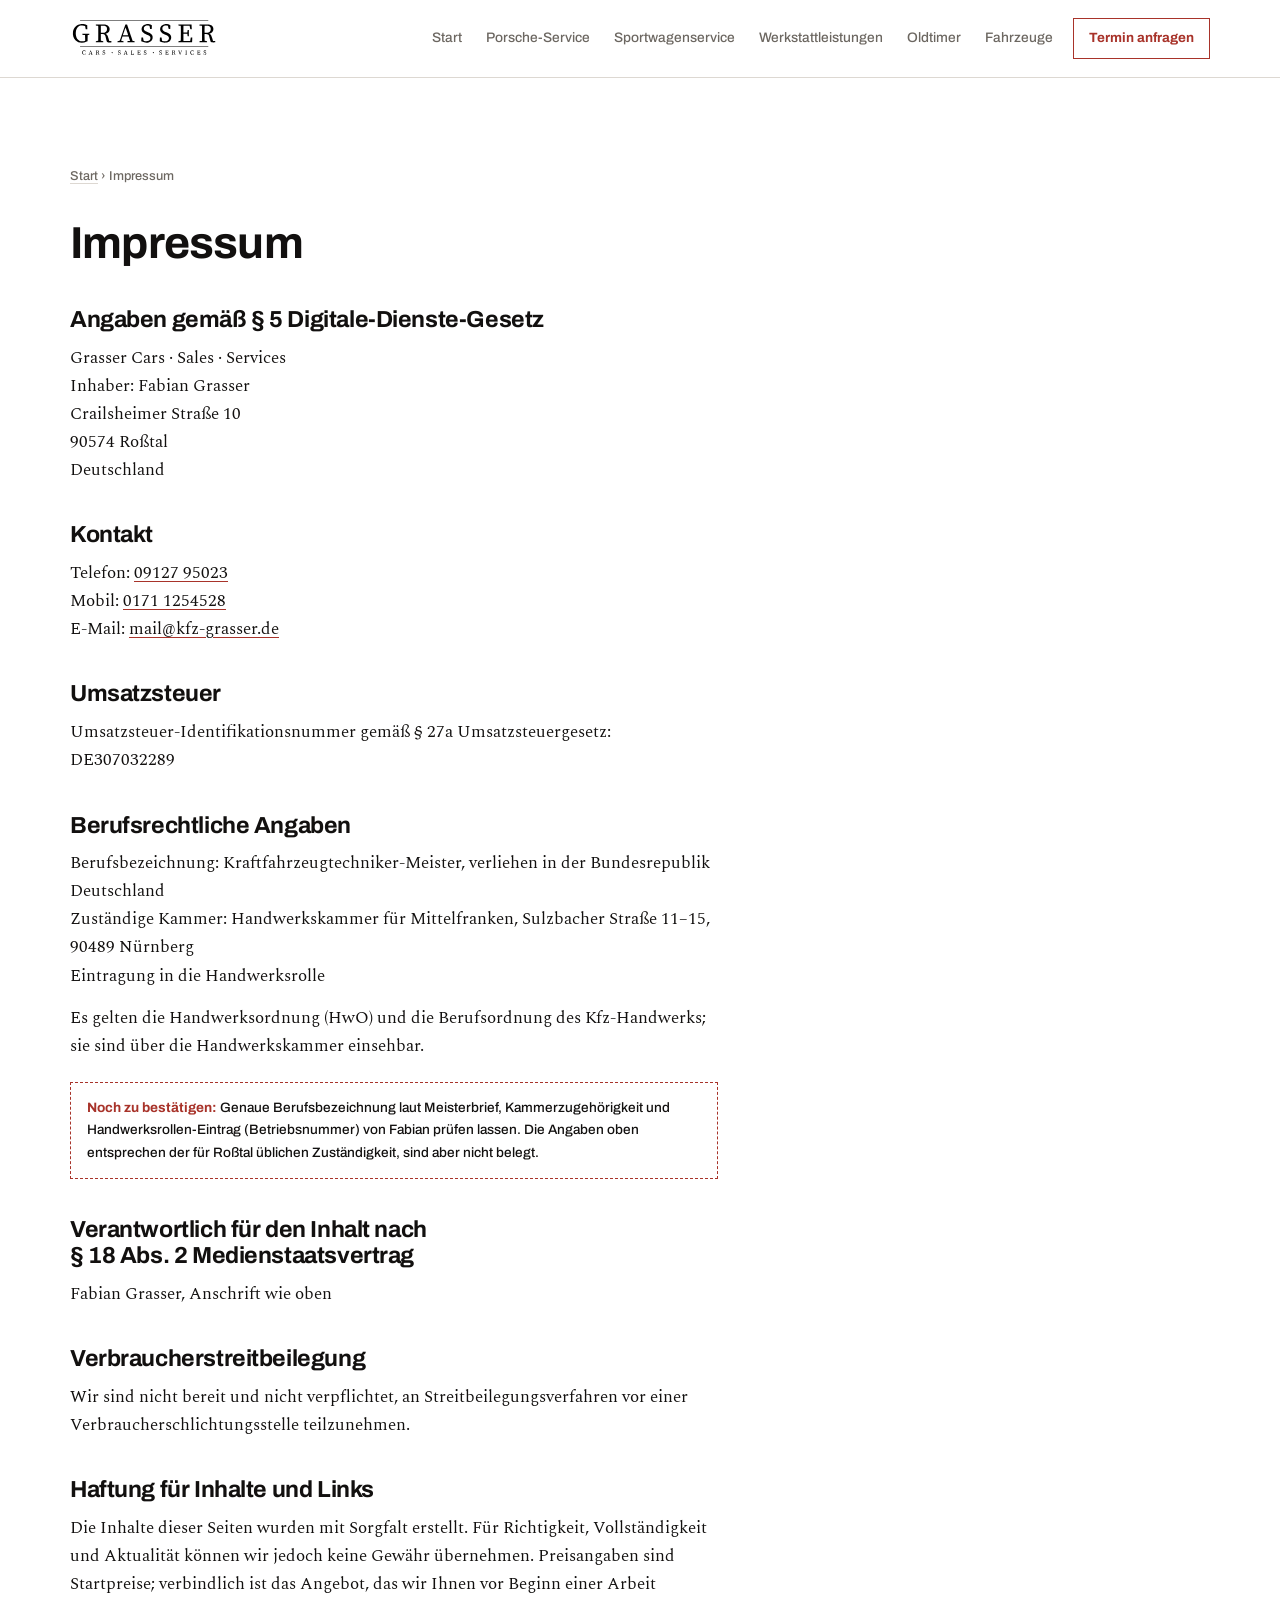
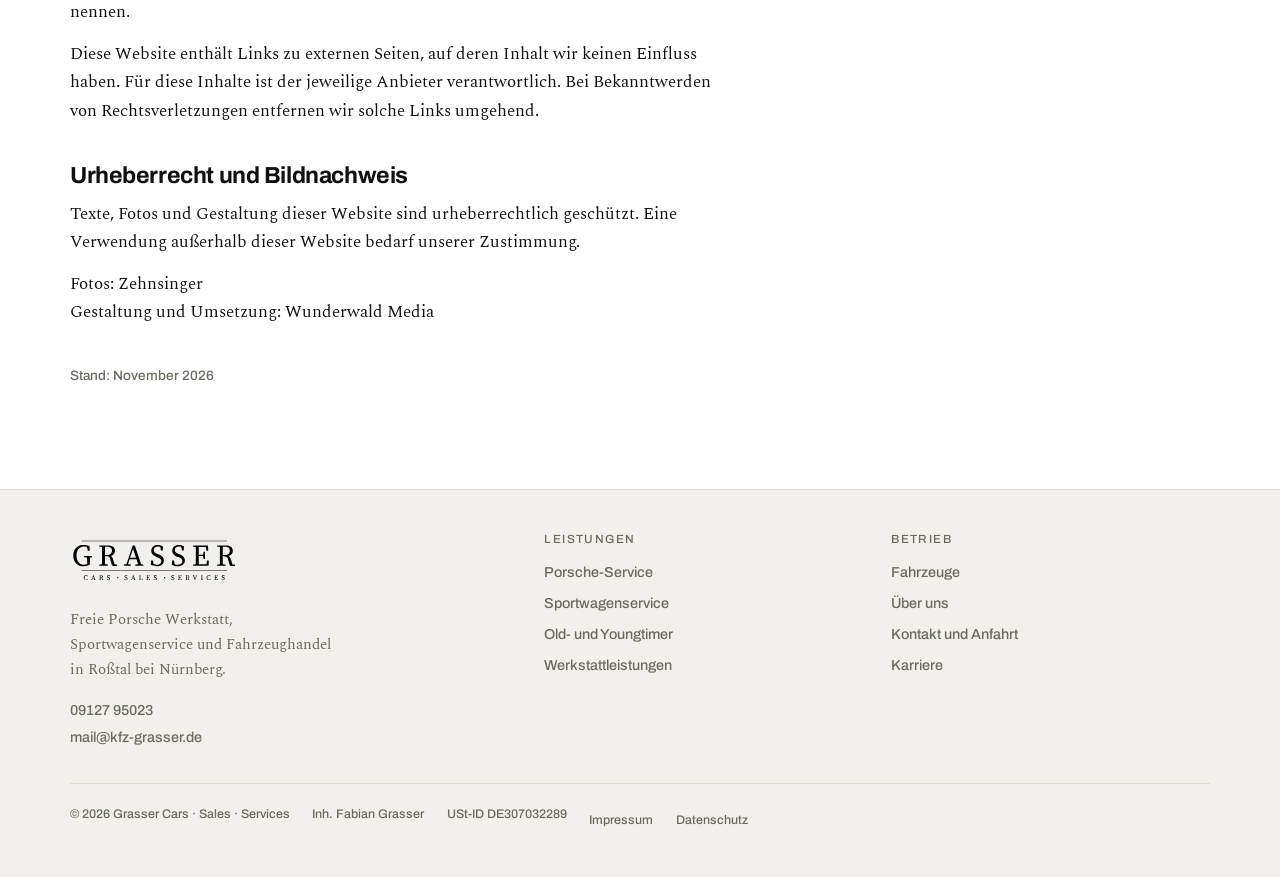
<file: relaunch/impressum.html>
<!doctype html>
<html lang="de">
<head>
<meta charset="utf-8">
<meta name="viewport" content="width=device-width, initial-scale=1, viewport-fit=cover">
<title>Impressum | Grasser Cars · Sales · Services, Roßtal</title>
<meta name="description" content="Impressum von Grasser Cars · Sales · Services, Inhaber Fabian Grasser, Crailsheimer Straße 10, 90574 Roßtal.">
<link rel="canonical" href="https://www.kfz-grasser.de/impressum.html">
<link rel="stylesheet" href="assets/stil.css">
<script src="assets/menue.js" defer></script>
<meta name="theme-color" content="#12100F">
</head>
<body>

<a class="sprung" href="#start">Zum Inhalt springen</a>

<header class="kopf">
  <div class="innen">
    <a class="marke" href="index.html" aria-label="Grasser Cars Sales Services, zur Startseite">
      <img src="img/logo-grasser.svg" width="1708" height="632" alt="" aria-hidden="true">
    </a>
    <nav class="hauptnav" id="hauptnav" aria-label="Hauptnavigation">
      <a href="index.html">Start</a>
      <a href="porsche-service.html">Porsche-Service</a>
      <a href="sportwagenservice.html">Sportwagenservice</a>
      <a href="werkstattleistungen.html">Werkstattleistungen</a>
      <a href="oldtimer-service.html">Oldtimer</a>
      <a href="index.html#fahrzeuge">Fahrzeuge</a>
    </nav>
    <a class="ruf" href="kontakt.html#anfrage">Termin anfragen</a>
    <button class="menue-knopf" type="button" aria-expanded="false" aria-controls="hauptnav" aria-label="Menü öffnen"><span></span><span></span><span></span></button>
  </div>
</header>

<main id="start">
  <section class="block">
    <div class="innen">
      <nav class="brotkrumen" aria-label="Brotkrumen">
        <a href="index.html">Start</a> <span aria-hidden="true">›</span> <span>Impressum</span>
      </nav>
      <div class="rechtstext">
        <h1>Impressum</h1>

        <h2>Angaben gemäß § 5 Digitale-Dienste-Gesetz</h2>
        <p>Grasser Cars · Sales · Services<br>
        Inhaber: Fabian Grasser<br>
        Crailsheimer Straße 10<br>
        90574 Roßtal<br>
        Deutschland</p>

        <h2>Kontakt</h2>
        <p>Telefon: <a href="tel:+49912795023">09127 95023</a><br>
        Mobil: <a href="tel:+491711254528">0171 1254528</a><br>
        E-Mail: <a href="mailto:mail@kfz-grasser.de">mail@kfz-grasser.de</a></p>

        <h2>Umsatzsteuer</h2>
        <p>Umsatzsteuer-Identifikationsnummer gemäß § 27a Umsatzsteuergesetz: DE307032289</p>

        <h2>Berufsrechtliche Angaben</h2>
        <p>Berufsbezeichnung: Kraftfahrzeugtechniker-Meister, verliehen in der Bundesrepublik Deutschland<br>
        Zuständige Kammer: Handwerkskammer für Mittelfranken, Sulzbacher Straße 11–15, 90489 Nürnberg<br>
        Eintragung in die Handwerksrolle</p>
        <p>Es gelten die Handwerksordnung (HwO) und die Berufsordnung des Kfz-Handwerks; sie sind über die Handwerkskammer einsehbar.</p>
        <div class="offen"><b>Noch zu bestätigen:</b> Genaue Berufsbezeichnung laut Meisterbrief, Kammerzugehörigkeit und Handwerksrollen-Eintrag (Betriebsnummer) von Fabian prüfen lassen. Die Angaben oben entsprechen der für Roßtal üblichen Zuständigkeit, sind aber nicht belegt.</div>

        <h2>Verantwortlich für den Inhalt nach § 18 Abs. 2 Medienstaatsvertrag</h2>
        <p>Fabian Grasser, Anschrift wie oben</p>

        <h2>Verbraucherstreitbeilegung</h2>
        <p>Wir sind nicht bereit und nicht verpflichtet, an Streitbeilegungsverfahren vor einer Verbraucherschlichtungsstelle teilzunehmen.</p>

        <h2>Haftung für Inhalte und Links</h2>
        <p>Die Inhalte dieser Seiten wurden mit Sorgfalt erstellt. Für Richtigkeit, Vollständigkeit und Aktualität können wir jedoch keine Gewähr übernehmen. Preisangaben sind Startpreise; verbindlich ist das Angebot, das wir Ihnen vor Beginn einer Arbeit nennen.</p>
        <p>Diese Website enthält Links zu externen Seiten, auf deren Inhalt wir keinen Einfluss haben. Für diese Inhalte ist der jeweilige Anbieter verantwortlich. Bei Bekanntwerden von Rechtsverletzungen entfernen wir solche Links umgehend.</p>

        <h2>Urheberrecht und Bildnachweis</h2>
        <p>Texte, Fotos und Gestaltung dieser Website sind urheberrechtlich geschützt. Eine Verwendung außerhalb dieser Website bedarf unserer Zustimmung.</p>
        <p>Fotos: Zehnsinger<br>
        Gestaltung und Umsetzung: Wunderwald Media</p>

        <p class="stand">Stand: November 2026</p>
      </div>
    </div>
  </section>
</main>

<footer class="fuss">
  <div class="innen">
    <div class="fuss-raster">
      <div>
        <img class="fuss-logo" src="img/logo-grasser.svg" width="1708" height="632" alt="Grasser Cars Sales Services">
        <p style="font-size:.95rem;color:var(--tinte-matt);max-width:34ch">Freie Porsche Werkstatt, Sportwagenservice und Fahrzeughandel in Roßtal bei Nürnberg.</p>
        <p class="fuss-kontakt"><a href="tel:+49912795023">09127 95023</a><br><a href="mailto:mail@kfz-grasser.de">mail@kfz-grasser.de</a></p>
      </div>
      <nav aria-label="Leistungen">
        <p class="fuss-titel">Leistungen</p>
        <ul>
          <li><a href="porsche-service.html">Porsche-Service</a></li>
          <li><a href="sportwagenservice.html">Sportwagenservice</a></li>
          <li><a href="oldtimer-service.html">Old- und Youngtimer</a></li>
          <li><a href="werkstattleistungen.html">Werkstattleistungen</a></li>
        </ul>
      </nav>
      <nav aria-label="Betrieb">
        <p class="fuss-titel">Betrieb</p>
        <ul>
          <li><a href="index.html#fahrzeuge">Fahrzeuge</a></li>
          <li><a href="ueber-uns.html">Über uns</a></li>
          <li><a href="kontakt.html">Kontakt und Anfahrt</a></li>
          <li><a href="karriere.html">Karriere</a></li>
        </ul>
      </nav>
    </div>
    <div class="fuss-zeile">
      <span>© 2026 Grasser Cars · Sales · Services</span>
      <span>Inh. Fabian Grasser</span>
      <span>USt-ID DE307032289</span>
      <a href="impressum.html" aria-current="page">Impressum</a>
      <a href="datenschutz.html">Datenschutz</a>
    </div>
  </div>
</footer>

</body>
</html>
</file>
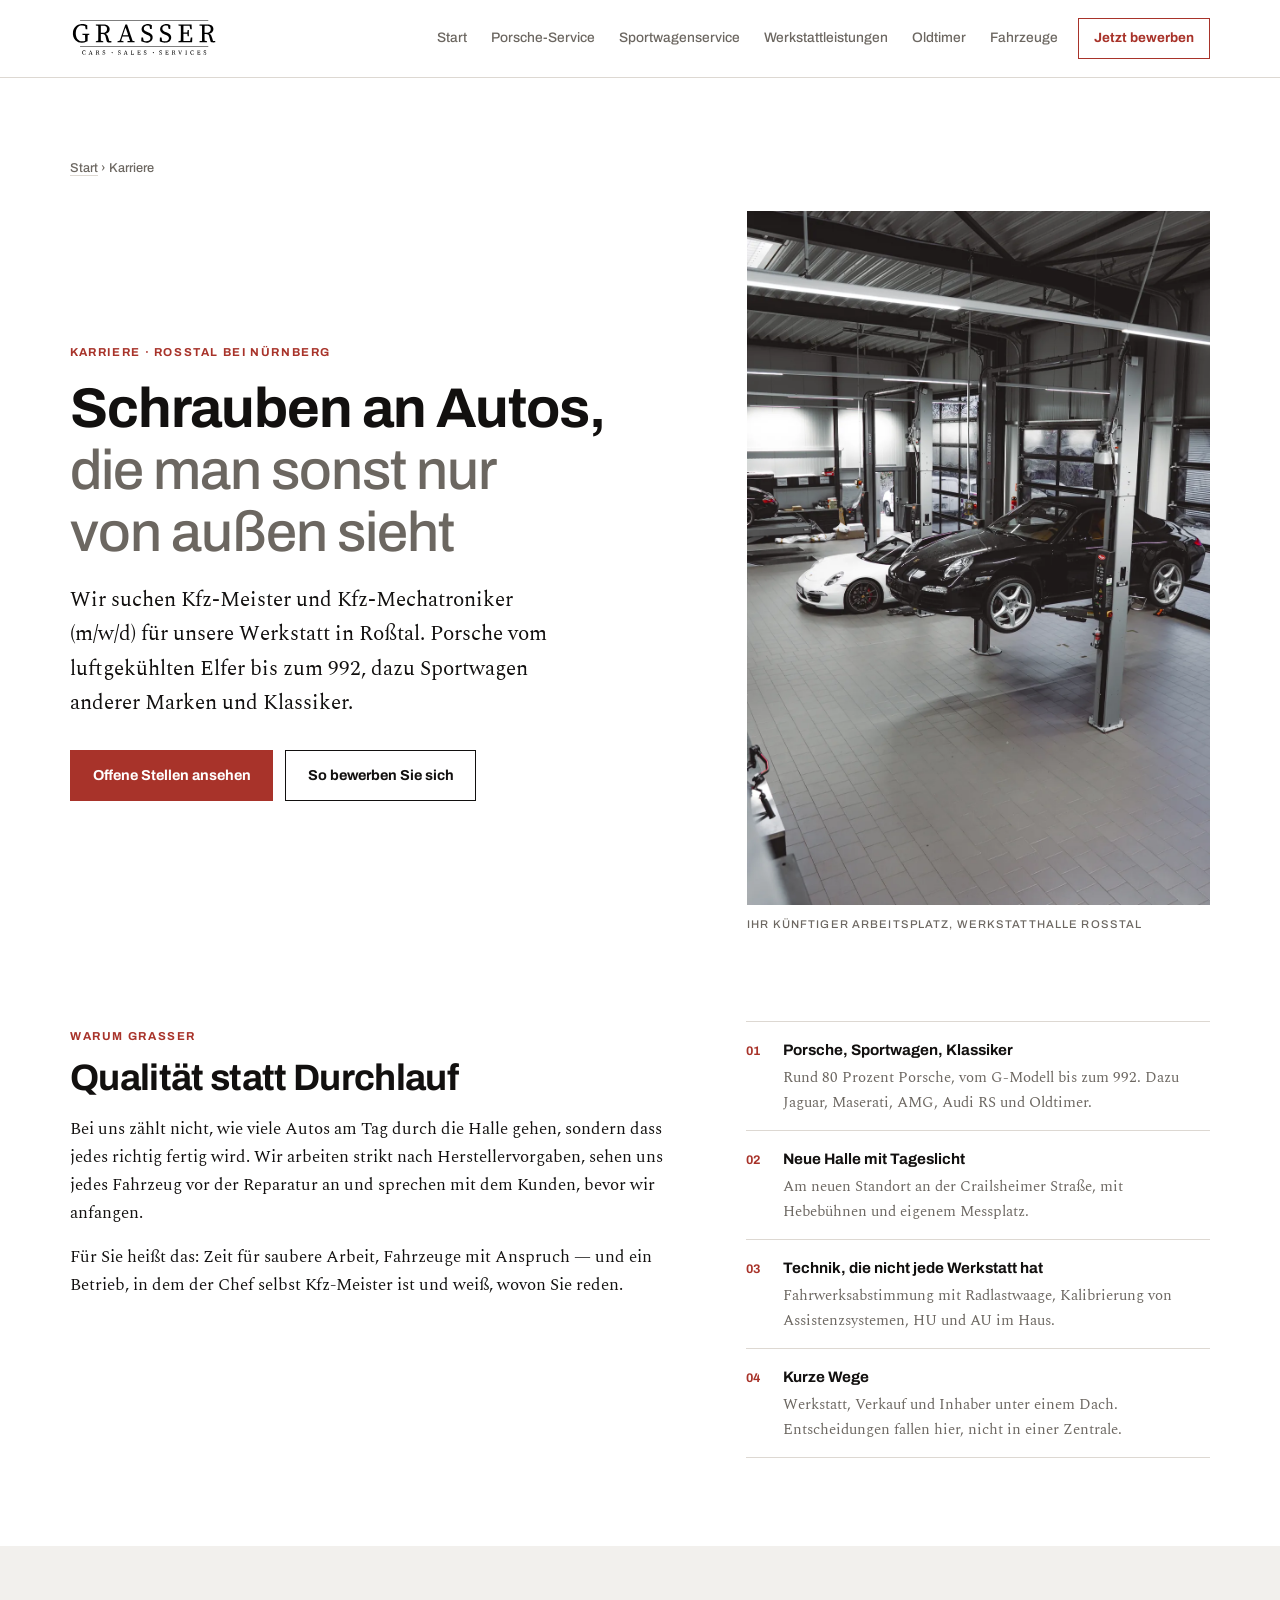
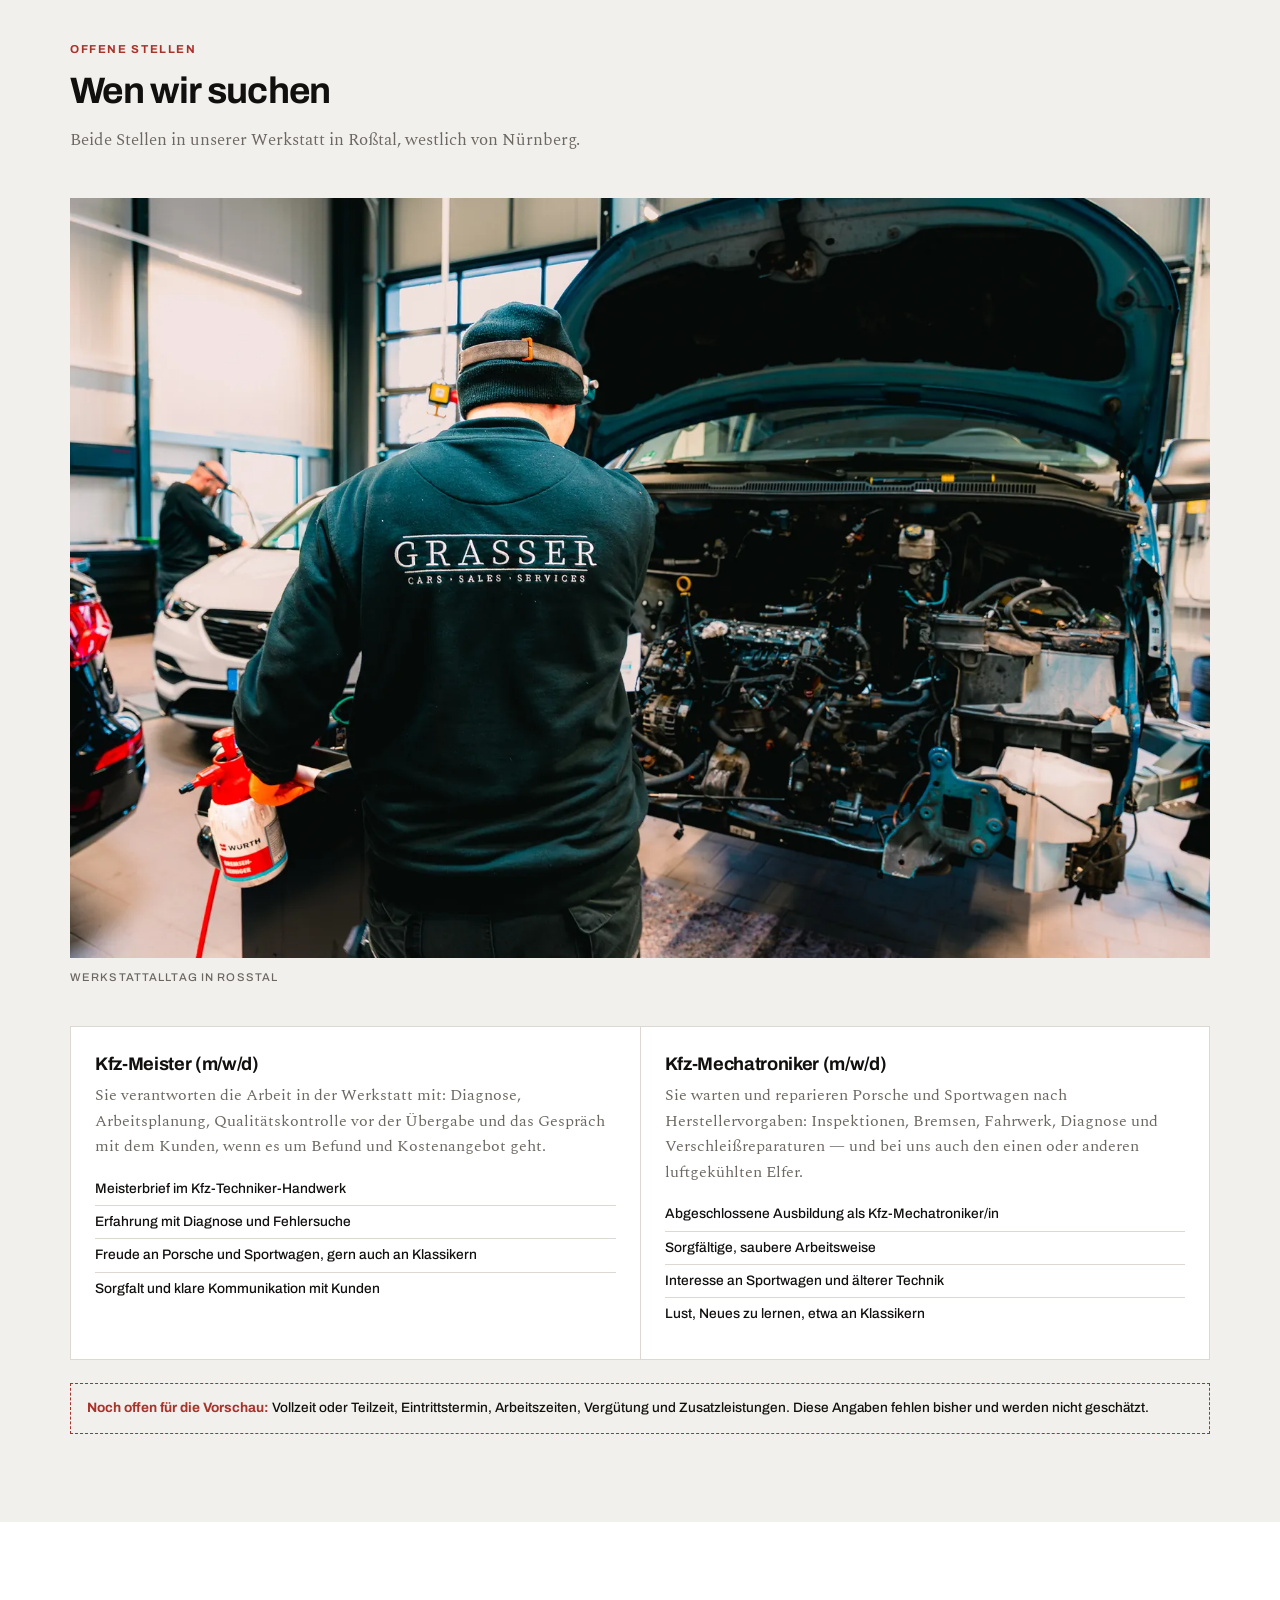
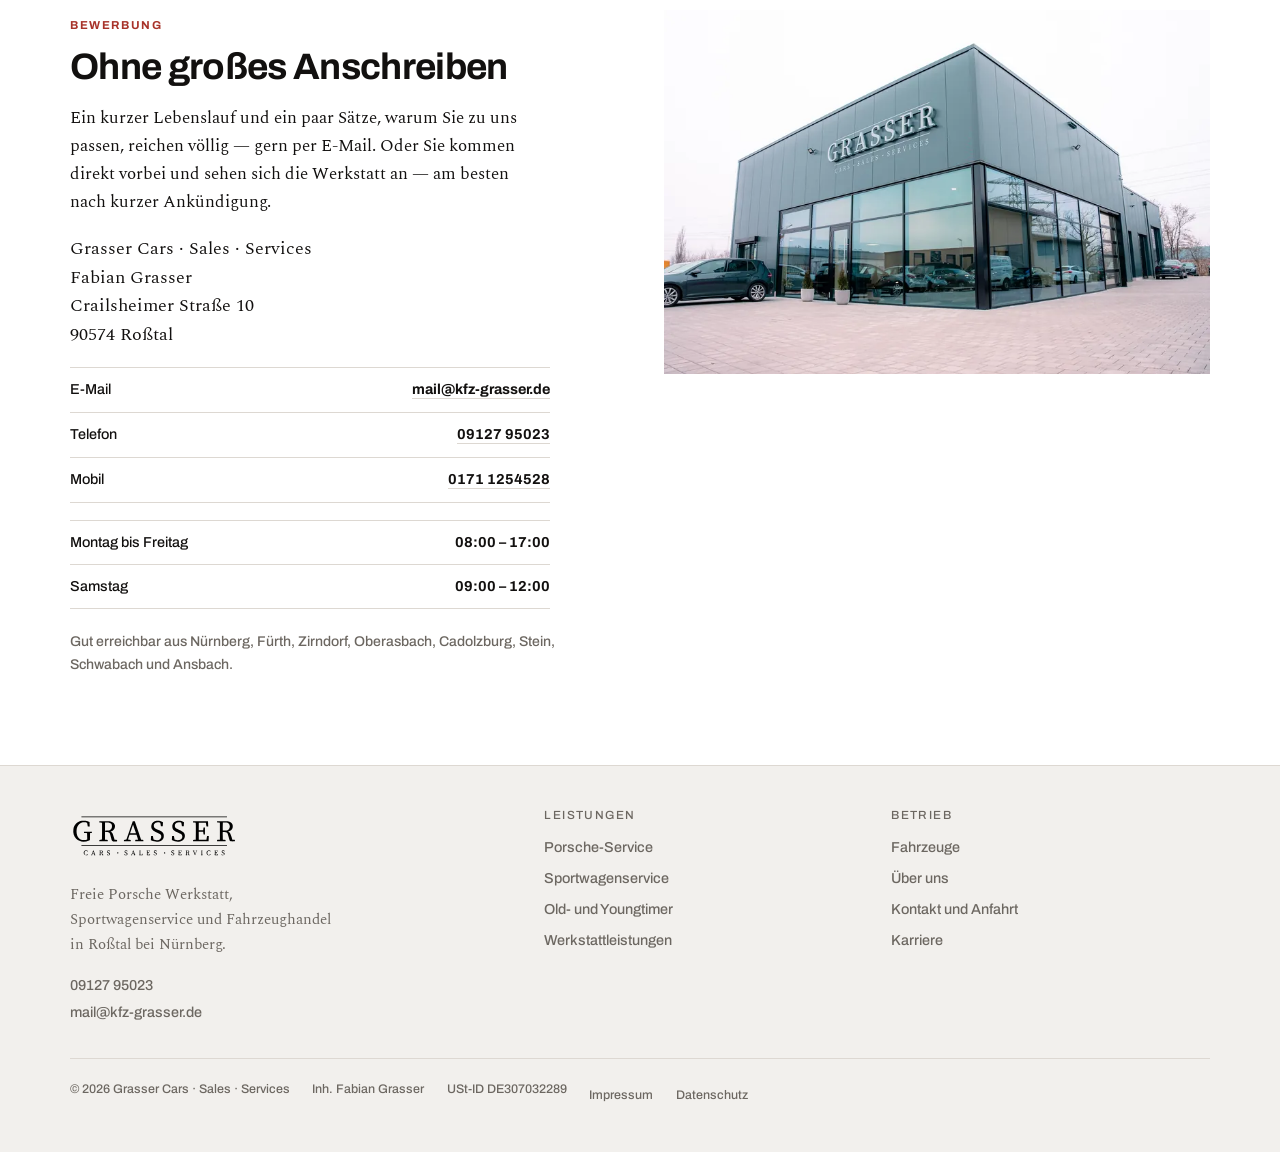
<file: relaunch/karriere.html>
<!doctype html>
<html lang="de">
<head>
<meta charset="utf-8">
<meta name="viewport" content="width=device-width, initial-scale=1, viewport-fit=cover">
<title>Stellenangebote Kfz-Meister und Kfz-Mechatroniker in Roßtal | Grasser</title>
<meta name="description" content="Kfz-Meister und Kfz-Mechatroniker (m/w/d) gesucht: Porsche, Sportwagen und Oldtimer in einer neuen Werkstatthalle in Roßtal bei Nürnberg. Jetzt bewerben.">
<link rel="canonical" href="https://www.kfz-grasser.de/karriere.html">
<link rel="stylesheet" href="assets/stil.css">
<script src="assets/menue.js" defer></script>
<meta property="og:type" content="website">
<meta property="og:locale" content="de_DE">
<meta property="og:url" content="https://www.kfz-grasser.de/karriere.html">
<meta property="og:site_name" content="Grasser Cars · Sales · Services">
<meta property="og:title" content="Kfz-Meister und Kfz-Mechatroniker (m/w/d) in Roßtal gesucht">
<meta property="og:description" content="Porsche, Sportwagen und Oldtimer in einer neuen Werkstatthalle in Roßtal bei Nürnberg.">
<meta property="og:image" content="https://www.kfz-grasser.de/img/og-grasser-cars.jpg">
<meta name="twitter:card" content="summary_large_image">
<meta name="theme-color" content="#12100F">
</head>
<body>

<a class="sprung" href="#start">Zum Inhalt springen</a>

<header class="kopf">
  <div class="innen">
    <a class="marke" href="index.html" aria-label="Grasser Cars Sales Services, zur Startseite">
      <img src="img/logo-grasser.svg" width="1708" height="632" alt="" aria-hidden="true">
    </a>
    <nav class="hauptnav" id="hauptnav" aria-label="Hauptnavigation">
      <a href="index.html">Start</a>
      <a href="porsche-service.html">Porsche-Service</a>
      <a href="sportwagenservice.html">Sportwagenservice</a>
      <a href="werkstattleistungen.html">Werkstattleistungen</a>
      <a href="oldtimer-service.html">Oldtimer</a>
      <a href="index.html#fahrzeuge">Fahrzeuge</a>
    </nav>
    <a class="ruf" href="#bewerbung">Jetzt bewerben</a>
    <button class="menue-knopf" type="button" aria-expanded="false" aria-controls="hauptnav" aria-label="Menü öffnen"><span></span><span></span><span></span></button>
  </div>
</header>

<main id="start">

  <section class="auftakt bahn">
    <div class="innen">
      <nav class="brotkrumen" aria-label="Brotkrumen">
        <a href="index.html">Start</a> <span aria-hidden="true">›</span> <span>Karriere</span>
      </nav>
      <div class="auftakt-raster">
        <div class="auftakt-text">
          <span class="eyebrow">Karriere · Roßtal bei Nürnberg</span>
          <h1>Schrauben an Autos,<span class="hell">die man sonst nur von außen sieht</span></h1>
          <p class="lede">Wir suchen Kfz-Meister und Kfz-Mechatroniker (m/w/d) für unsere Werkstatt in Roßtal. Porsche vom luftgekühlten Elfer bis zum 992, dazu Sportwagen anderer Marken und Klassiker.</p>
          <div class="cta-reihe">
            <a class="knopf" href="#stellen">Offene Stellen ansehen</a>
            <a class="knopf zweit" href="#bewerbung">So bewerben Sie sich</a>
          </div>
        </div>
        <figure class="auftakt-bild" style="margin:0">
          <img src="img/kfz-werkstatt-rosstal-porsche-halle-hoch-1067.webp"
               srcset="img/kfz-werkstatt-rosstal-porsche-halle-hoch-534.webp 534w, img/kfz-werkstatt-rosstal-porsche-halle-hoch-1067.webp 1067w"
               sizes="(max-width:899px) 100vw, 42vw" width="1067" height="1600" fetchpriority="high" decoding="async"
               alt="Werkstatthalle in Roßtal mit Tageslicht, schwarzer Porsche 911 auf der Hebebühne, dahinter ein weißer 911">
          <figcaption class="bildnote">Ihr künftiger Arbeitsplatz, Werkstatthalle Roßtal</figcaption>
        </figure>
      </div>
    </div>
  </section>

  <section class="block" id="warum">
    <div class="innen">
      <div class="garantie">
        <div class="garantie-text">
          <span class="eyebrow">Warum Grasser</span>
          <h2 style="font-size:clamp(1.6rem,3.4vw,2.3rem);margin:.55rem 0 1rem">Qualität statt Durchlauf</h2>
          <p>Bei uns zählt nicht, wie viele Autos am Tag durch die Halle gehen, sondern dass jedes richtig fertig wird. Wir arbeiten strikt nach Herstellervorgaben, sehen uns jedes Fahrzeug vor der Reparatur an und sprechen mit dem Kunden, bevor wir anfangen.</p>
          <p>Für Sie heißt das: Zeit für saubere Arbeit, Fahrzeuge mit Anspruch — und ein Betrieb, in dem der Chef selbst Kfz-Meister ist und weiß, wovon Sie reden.</p>
        </div>
        <ul class="beleg">
          <li><span class="nr">01</span><div><b>Porsche, Sportwagen, Klassiker</b><p>Rund 80 Prozent Porsche, vom G-Modell bis zum 992. Dazu Jaguar, Maserati, AMG, Audi RS und Oldtimer.</p></div></li>
          <li><span class="nr">02</span><div><b>Neue Halle mit Tageslicht</b><p>Am neuen Standort an der Crailsheimer Straße, mit Hebebühnen und eigenem Messplatz.</p></div></li>
          <li><span class="nr">03</span><div><b>Technik, die nicht jede Werkstatt hat</b><p>Fahrwerksabstimmung mit Radlastwaage, Kalibrierung von Assistenzsystemen, HU und AU im Haus.</p></div></li>
          <li><span class="nr">04</span><div><b>Kurze Wege</b><p>Werkstatt, Verkauf und Inhaber unter einem Dach. Entscheidungen fallen hier, nicht in einer Zentrale.</p></div></li>
        </ul>
      </div>
    </div>
  </section>

  <section class="block warm" id="stellen">
    <div class="innen">
      <div class="kopfzeile">
        <span class="eyebrow">Offene Stellen</span>
        <h2>Wen wir suchen</h2>
        <p>Beide Stellen in unserer Werkstatt in Roßtal, westlich von Nürnberg.</p>
      </div>
      <figure class="breitbild">
        <img src="img/kfz-mechatroniker-werkstatt-rosstal-team-1600.webp"
             srcset="img/kfz-mechatroniker-werkstatt-rosstal-team-800.webp 800w, img/kfz-mechatroniker-werkstatt-rosstal-team-1600.webp 1600w"
             sizes="(max-width:1199px) 100vw, 1140px" width="1600" height="1067" loading="lazy" decoding="async"
             alt="Mitarbeiter in Grasser-Jacke arbeitet am geöffneten Motorraum eines Fahrzeugs, im Hintergrund ein Kollege in der Werkstatt in Roßtal">
        <figcaption class="bildnote">Werkstattalltag in Roßtal</figcaption>
      </figure>
      <div class="leistungen paare">
        <article class="karte" id="kfz-meister">
          <h3>Kfz-Meister (m/w/d)</h3>
          <p>Sie verantworten die Arbeit in der Werkstatt mit: Diagnose, Arbeitsplanung, Qualitätskontrolle vor der Übergabe und das Gespräch mit dem Kunden, wenn es um Befund und Kostenangebot geht.</p>
          <ul>
            <li>Meisterbrief im Kfz-Techniker-Handwerk</li>
            <li>Erfahrung mit Diagnose und Fehlersuche</li>
            <li>Freude an Porsche und Sportwagen, gern auch an Klassikern</li>
            <li>Sorgfalt und klare Kommunikation mit Kunden</li>
          </ul>
        </article>
        <article class="karte" id="kfz-mechatroniker">
          <h3>Kfz-Mechatroniker (m/w/d)</h3>
          <p>Sie warten und reparieren Porsche und Sportwagen nach Herstellervorgaben: Inspektionen, Bremsen, Fahrwerk, Diagnose und Verschleißreparaturen — und bei uns auch den einen oder anderen luftgekühlten Elfer.</p>
          <ul>
            <li>Abgeschlossene Ausbildung als Kfz-Mechatroniker/in</li>
            <li>Sorgfältige, saubere Arbeitsweise</li>
            <li>Interesse an Sportwagen und älterer Technik</li>
            <li>Lust, Neues zu lernen, etwa an Klassikern</li>
          </ul>
        </article>
      </div>
      <div class="offen"><b>Noch offen für die Vorschau:</b> Vollzeit oder Teilzeit, Eintrittstermin, Arbeitszeiten, Vergütung und Zusatzleistungen. Diese Angaben fehlen bisher und werden nicht geschätzt.</div>
    </div>
  </section>

  <section class="block" id="bewerbung">
    <div class="innen">
      <div class="kontakt">
        <div>
          <span class="eyebrow">Bewerbung</span>
          <h2 style="font-size:clamp(1.6rem,3.4vw,2.3rem);margin:.55rem 0 1rem">Ohne großes Anschreiben</h2>
          <p style="max-width:52ch;margin-bottom:1.2rem">Ein kurzer Lebenslauf und ein paar Sätze, warum Sie zu uns passen, reichen völlig — gern per E-Mail. Oder Sie kommen direkt vorbei und sehen sich die Werkstatt an — am besten nach kurzer Ankündigung.</p>
          <address class="adresse">
            Grasser Cars · Sales · Services<br>
            Fabian Grasser<br>
            Crailsheimer Straße 10<br>
            90574 Roßtal
          </address>
          <ul class="zeiten kontaktwege" aria-label="Kontakt für Bewerbungen">
            <li><span>E-Mail</span><a href="mailto:mail@kfz-grasser.de?subject=Bewerbung">mail@kfz-grasser.de</a></li>
            <li><span>Telefon</span><a class="zahl" href="tel:+49912795023">09127 95023</a></li>
            <li><span>Mobil</span><a class="zahl" href="tel:+491711254528">0171 1254528</a></li>
          </ul>
          <ul class="zeiten">
            <li><span>Montag bis Freitag</span><span class="zahl">08:00 – 17:00</span></li>
            <li><span>Samstag</span><span class="zahl">09:00 – 12:00</span></li>
          </ul>
          <p class="umkreis">Gut erreichbar aus Nürnberg, Fürth, Zirndorf, Oberasbach, Cadolzburg, Stein, Schwabach und Ansbach.</p>
        </div>
        <figure style="margin:0">
          <img src="img/grasser-gebaeude-rosstal-aussen-1600.webp"
               srcset="img/grasser-gebaeude-rosstal-aussen-800.webp 800w, img/grasser-gebaeude-rosstal-aussen-1600.webp 1600w"
               sizes="(max-width:899px) 100vw, 46vw" width="1600" height="1069" loading="lazy" decoding="async"
               style="aspect-ratio:3/2"
               alt="Betriebsgebäude von Grasser Cars Sales Services in Roßtal mit Schriftzug und Glasfassade">
        </figure>
      </div>
    </div>
  </section>

</main>

<footer class="fuss">
  <div class="innen">
    <div class="fuss-raster">
      <div>
        <img class="fuss-logo" src="img/logo-grasser.svg" width="1708" height="632" alt="Grasser Cars Sales Services">
        <p style="font-size:.95rem;color:var(--tinte-matt);max-width:34ch">Freie Porsche Werkstatt, Sportwagenservice und Fahrzeughandel in Roßtal bei Nürnberg.</p>
        <p class="fuss-kontakt"><a href="tel:+49912795023">09127 95023</a><br><a href="mailto:mail@kfz-grasser.de">mail@kfz-grasser.de</a></p>
      </div>
      <nav aria-label="Leistungen">
        <p class="fuss-titel">Leistungen</p>
        <ul>
          <li><a href="porsche-service.html">Porsche-Service</a></li>
          <li><a href="sportwagenservice.html">Sportwagenservice</a></li>
          <li><a href="oldtimer-service.html">Old- und Youngtimer</a></li>
          <li><a href="werkstattleistungen.html">Werkstattleistungen</a></li>
        </ul>
      </nav>
      <nav aria-label="Betrieb">
        <p class="fuss-titel">Betrieb</p>
        <ul>
          <li><a href="index.html#fahrzeuge">Fahrzeuge</a></li>
          <li><a href="ueber-uns.html">Über uns</a></li>
          <li><a href="kontakt.html">Kontakt und Anfahrt</a></li>
          <li><a href="karriere.html" aria-current="page">Karriere</a></li>
        </ul>
      </nav>
    </div>
    <div class="fuss-zeile">
      <span>© 2026 Grasser Cars · Sales · Services</span>
      <span>Inh. Fabian Grasser</span>
      <span>USt-ID DE307032289</span>
      <a href="impressum.html">Impressum</a>
      <a href="datenschutz.html">Datenschutz</a>
    </div>
  </div>
</footer>

<script type="application/ld+json">
{
  "@context": "https://schema.org",
  "@graph": [
    {
      "@type": "BreadcrumbList",
      "itemListElement": [
        {"@type": "ListItem", "position": 1, "name": "Start", "item": "https://www.kfz-grasser.de/"},
        {"@type": "ListItem", "position": 2, "name": "Karriere", "item": "https://www.kfz-grasser.de/karriere.html"}
      ]
    },
    {
      "@type": "JobPosting",
      "@id": "https://www.kfz-grasser.de/karriere.html#kfz-meister",
      "title": "Kfz-Meister (m/w/d)",
      "description": "<p>Kfz-Meister (m/w/d) für die Werkstatt von Grasser Cars in Roßtal bei Nürnberg. Schwerpunkt Porsche, dazu Sportwagen anderer Marken und Oldtimer.</p><p>Aufgaben: Diagnose, Arbeitsplanung, Qualitätskontrolle vor der Übergabe, Kundengespräch zu Befund und Kostenangebot.</p><p>Anforderungen: Meisterbrief im Kfz-Techniker-Handwerk, Erfahrung mit Diagnose und Fehlersuche, Freude an Porsche und Sportwagen, Sorgfalt und klare Kommunikation.</p>",
      "datePosted": "2026-11-20",
      "hiringOrganization": {"@id": "https://www.kfz-grasser.de/#betrieb"},
      "jobLocation": {
        "@type": "Place",
        "address": {
          "@type": "PostalAddress",
          "streetAddress": "Crailsheimer Straße 10",
          "postalCode": "90574",
          "addressLocality": "Roßtal",
          "addressRegion": "Bayern",
          "addressCountry": "DE"
        }
      },
      "directApply": false
    },
    {
      "@type": "JobPosting",
      "@id": "https://www.kfz-grasser.de/karriere.html#kfz-mechatroniker",
      "title": "Kfz-Mechatroniker (m/w/d)",
      "description": "<p>Kfz-Mechatroniker (m/w/d) für die Werkstatt von Grasser Cars in Roßtal bei Nürnberg. Wartung und Reparatur von Porsche und Sportwagen nach Herstellervorgaben, dazu Oldtimer.</p><p>Aufgaben: Inspektionen, Bremsen, Fahrwerk, Diagnose und Verschleißreparaturen.</p><p>Anforderungen: abgeschlossene Ausbildung als Kfz-Mechatroniker/in, sorgfältige Arbeitsweise, Interesse an Sportwagen und älterer Technik.</p>",
      "datePosted": "2026-11-20",
      "hiringOrganization": {"@id": "https://www.kfz-grasser.de/#betrieb"},
      "jobLocation": {
        "@type": "Place",
        "address": {
          "@type": "PostalAddress",
          "streetAddress": "Crailsheimer Straße 10",
          "postalCode": "90574",
          "addressLocality": "Roßtal",
          "addressRegion": "Bayern",
          "addressCountry": "DE"
        }
      },
      "directApply": false
    },
    {
      "@type": "AutoRepair",
      "@id": "https://www.kfz-grasser.de/#betrieb",
      "name": "Grasser Cars · Sales · Services",
      "url": "https://www.kfz-grasser.de/",
      "telephone": "+49 9127 95023",
      "email": "mail@kfz-grasser.de",
      "logo": "https://www.kfz-grasser.de/img/logo-grasser.svg",
      "address": {
        "@type": "PostalAddress",
        "streetAddress": "Crailsheimer Straße 10",
        "postalCode": "90574",
        "addressLocality": "Roßtal",
        "addressRegion": "Bayern",
        "addressCountry": "DE"
      }
    }
  ]
}
</script>

</body>
</html>
</file>
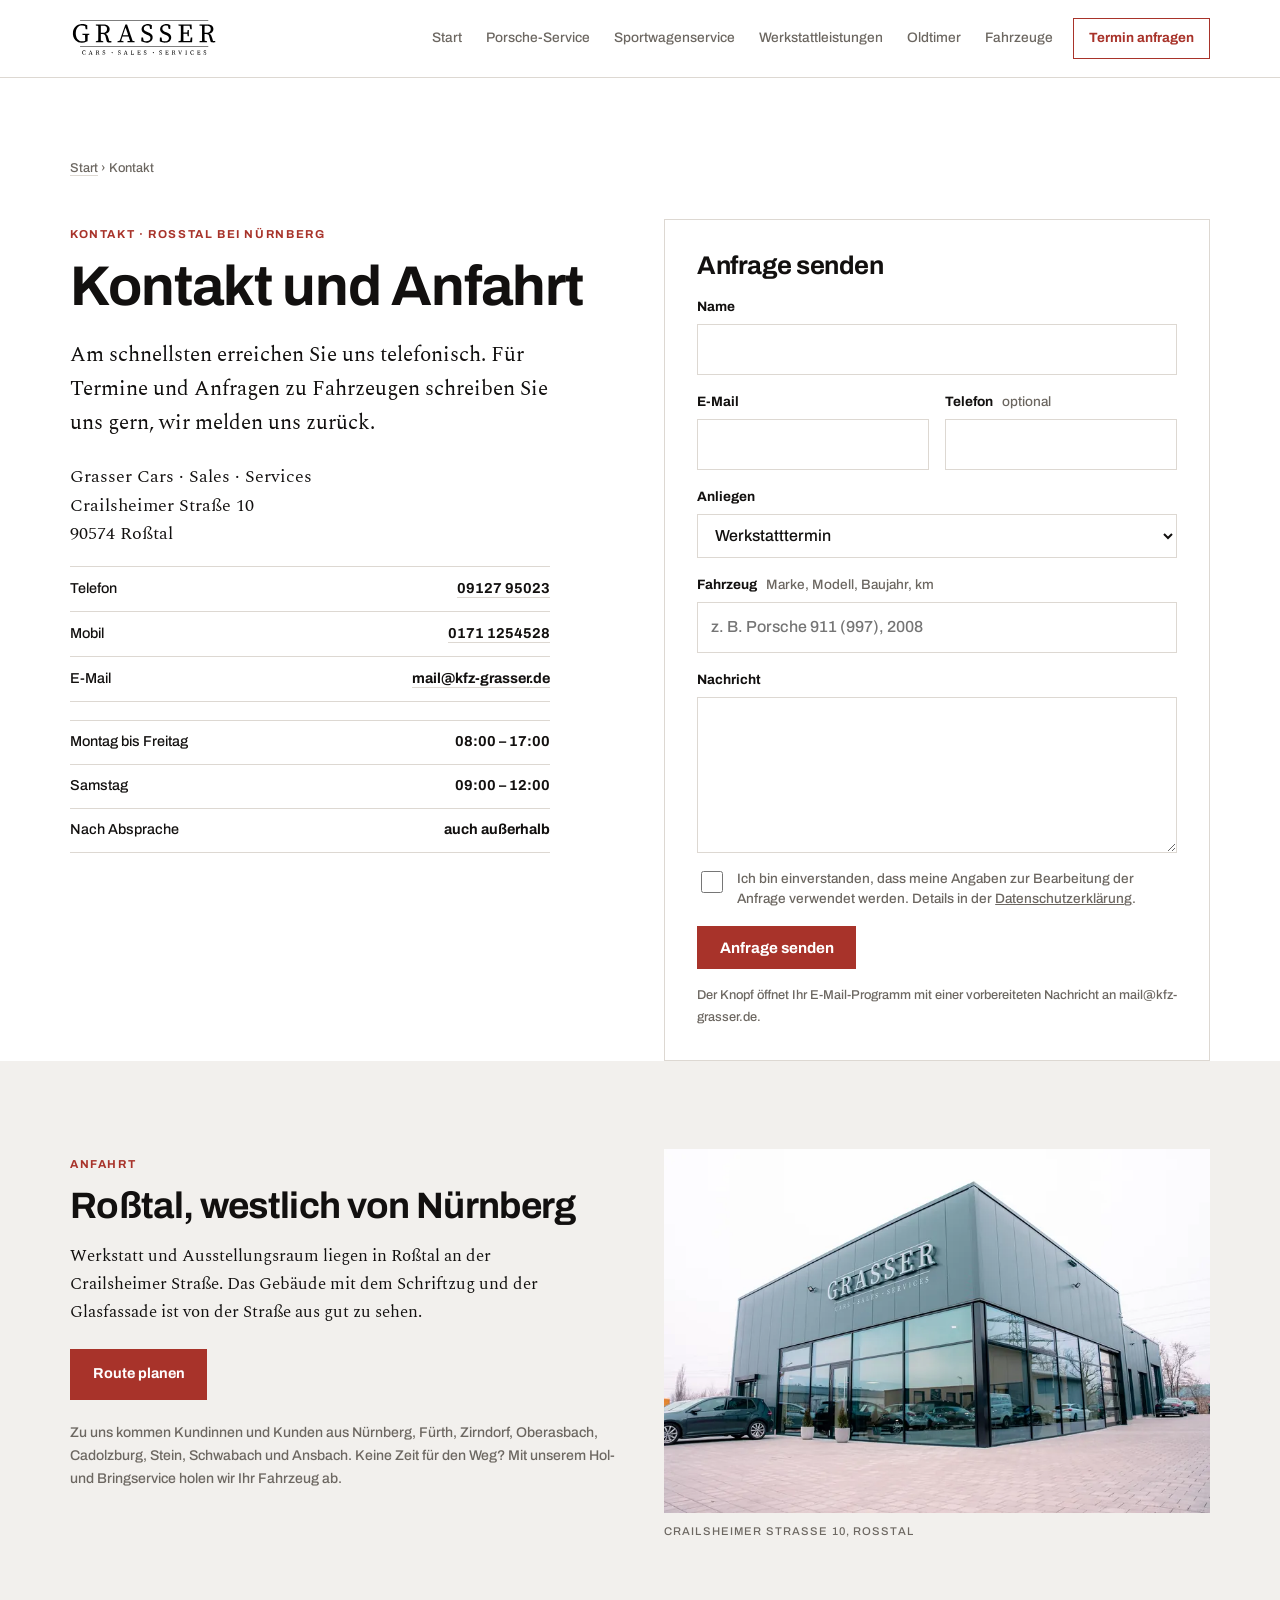
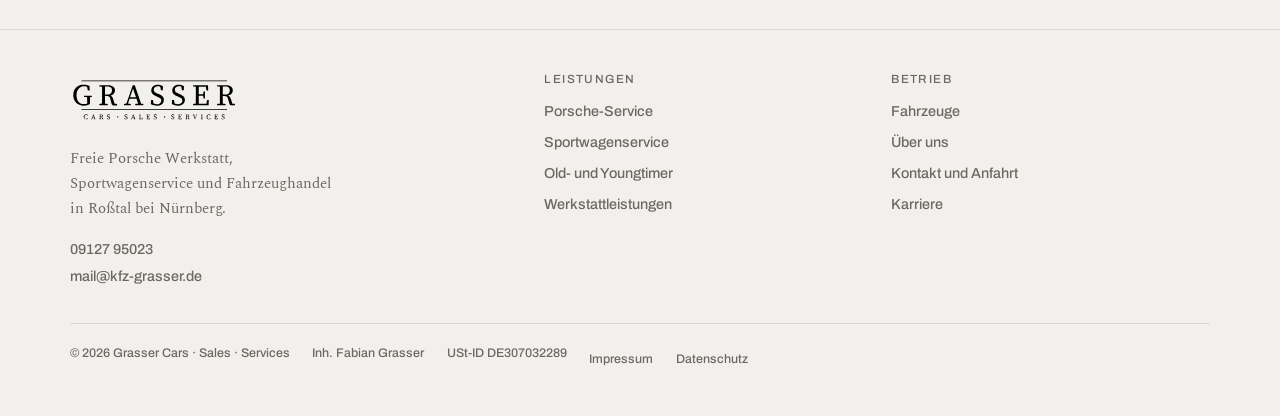
<file: relaunch/kontakt.html>
<!doctype html>
<html lang="de">
<head>
<meta charset="utf-8">
<meta name="viewport" content="width=device-width, initial-scale=1, viewport-fit=cover">
<title>Kontakt und Anfahrt: Grasser Cars in Roßtal bei Nürnberg</title>
<meta name="description" content="Grasser Cars · Sales · Services, Crailsheimer Straße 10, 90574 Roßtal. Telefon 09127 95023, mail@kfz-grasser.de. Mo–Fr 8–17 Uhr, Sa 9–12 Uhr.">
<link rel="canonical" href="https://www.kfz-grasser.de/kontakt.html">
<link rel="stylesheet" href="assets/stil.css">
<script src="assets/menue.js" defer></script>
<meta property="og:type" content="website">
<meta property="og:locale" content="de_DE">
<meta property="og:url" content="https://www.kfz-grasser.de/kontakt.html">
<meta property="og:site_name" content="Grasser Cars · Sales · Services">
<meta property="og:title" content="Kontakt und Anfahrt — Grasser Cars in Roßtal">
<meta property="og:description" content="Crailsheimer Straße 10, 90574 Roßtal. Telefon 09127 95023, mail@kfz-grasser.de.">
<meta property="og:image" content="https://www.kfz-grasser.de/img/og-grasser-cars.jpg">
<meta name="twitter:card" content="summary_large_image">
<meta name="theme-color" content="#12100F">
</head>
<body>

<a class="sprung" href="#start">Zum Inhalt springen</a>

<header class="kopf">
  <div class="innen">
    <a class="marke" href="index.html" aria-label="Grasser Cars Sales Services, zur Startseite">
      <img src="img/logo-grasser.svg" width="1708" height="632" alt="" aria-hidden="true">
    </a>
    <nav class="hauptnav" id="hauptnav" aria-label="Hauptnavigation">
      <a href="index.html">Start</a>
      <a href="porsche-service.html">Porsche-Service</a>
      <a href="sportwagenservice.html">Sportwagenservice</a>
      <a href="werkstattleistungen.html">Werkstattleistungen</a>
      <a href="oldtimer-service.html">Oldtimer</a>
      <a href="index.html#fahrzeuge">Fahrzeuge</a>
    </nav>
    <a class="ruf" href="#anfrage">Termin anfragen</a>
    <button class="menue-knopf" type="button" aria-expanded="false" aria-controls="hauptnav" aria-label="Menü öffnen"><span></span><span></span><span></span></button>
  </div>
</header>

<main id="start">

  <section class="auftakt bahn">
    <div class="innen">
      <nav class="brotkrumen" aria-label="Brotkrumen">
        <a href="index.html">Start</a> <span aria-hidden="true">›</span> <span>Kontakt</span>
      </nav>
      <div class="kontakt" style="margin-top:clamp(1.5rem,4vw,2.5rem)">
        <div>
          <span class="eyebrow">Kontakt · Roßtal bei Nürnberg</span>
          <h1 style="margin:.55rem 0 1rem">Kontakt und Anfahrt</h1>
          <p class="lede" style="margin-bottom:1.4rem">Am schnellsten erreichen Sie uns telefonisch. Für Termine und Anfragen zu Fahrzeugen schreiben Sie uns gern, wir melden uns zurück.</p>
          <address class="adresse">
            Grasser Cars · Sales · Services<br>
            Crailsheimer Straße 10<br>
            90574 Roßtal
          </address>
          <ul class="zeiten kontaktwege" aria-label="Kontakt">
            <li><span>Telefon</span><a class="zahl" href="tel:+49912795023">09127 95023</a></li>
            <li><span>Mobil</span><a class="zahl" href="tel:+491711254528">0171 1254528</a></li>
            <li><span>E-Mail</span><a href="mailto:mail@kfz-grasser.de">mail@kfz-grasser.de</a></li>
          </ul>
          <ul class="zeiten" aria-label="Öffnungszeiten">
            <li><span>Montag bis Freitag</span><span class="zahl">08:00 – 17:00</span></li>
            <li><span>Samstag</span><span class="zahl">09:00 – 12:00</span></li>
            <li><span>Nach Absprache</span><span>auch außerhalb</span></li>
          </ul>
        </div>

        <div id="anfrage">
          <form class="formular" id="anfrageformular" novalidate>
            <h2 class="formular-titel">Anfrage senden</h2>
            <div class="feld">
              <label for="f-name">Name</label>
              <input id="f-name" name="name" type="text" autocomplete="name" required>
            </div>
            <div class="feld-paar">
              <div class="feld">
                <label for="f-mail">E-Mail</label>
                <input id="f-mail" name="email" type="email" autocomplete="email" required>
              </div>
              <div class="feld">
                <label for="f-tel">Telefon <span class="optional">optional</span></label>
                <input id="f-tel" name="telefon" type="tel" autocomplete="tel">
              </div>
            </div>
            <div class="feld">
              <label for="f-anliegen">Anliegen</label>
              <select id="f-anliegen" name="anliegen">
                <option>Werkstatttermin</option>
                <option>Porsche-Service</option>
                <option>Oldtimer oder Youngtimer</option>
                <option>Fahrzeug aus dem Bestand</option>
                <option>Ankauf oder Inzahlungnahme</option>
                <option>Sonstiges</option>
              </select>
            </div>
            <div class="feld">
              <label for="f-fahrzeug">Fahrzeug <span class="optional">Marke, Modell, Baujahr, km</span></label>
              <input id="f-fahrzeug" name="fahrzeug" type="text" placeholder="z. B. Porsche 911 (997), 2008">
            </div>
            <div class="feld">
              <label for="f-nachricht">Nachricht</label>
              <textarea id="f-nachricht" name="nachricht" rows="5" required></textarea>
            </div>
            <div class="feld feld-check">
              <input id="f-ds" name="datenschutz" type="checkbox" required>
              <label for="f-ds">Ich bin einverstanden, dass meine Angaben zur Bearbeitung der Anfrage verwendet werden. Details in der <a href="datenschutz.html">Datenschutzerklärung</a>.</label>
            </div>
            <p class="formular-fehler" id="formular-fehler" role="alert" hidden></p>
            <button class="knopf" type="submit">Anfrage senden</button>
            <p class="formular-hinweis">Der Knopf öffnet Ihr E-Mail-Programm mit einer vorbereiteten Nachricht an mail@kfz-grasser.de.</p>
          </form>
        </div>
      </div>
    </div>
  </section>

  <section class="block warm" id="anfahrt">
    <div class="innen">
      <div class="kontakt">
        <div>
          <span class="eyebrow">Anfahrt</span>
          <h2 style="font-size:clamp(1.6rem,3.4vw,2.3rem);margin:.55rem 0 1rem">Roßtal, westlich von Nürnberg</h2>
          <p style="max-width:52ch">Werkstatt und Ausstellungsraum liegen in Roßtal an der Crailsheimer Straße. Das Gebäude mit dem Schriftzug und der Glasfassade ist von der Straße aus gut zu sehen.</p>
          <div class="cta-reihe" style="margin-top:1.4rem">
            <a class="knopf" href="https://www.google.com/maps/dir/?api=1&amp;destination=Crailsheimer+Stra%C3%9Fe+10%2C+90574+Ro%C3%9Ftal" target="_blank" rel="noopener">Route planen</a>
          </div>
          <p class="umkreis">Zu uns kommen Kundinnen und Kunden aus Nürnberg, Fürth, Zirndorf, Oberasbach, Cadolzburg, Stein, Schwabach und Ansbach. Keine Zeit für den Weg? Mit unserem Hol- und Bringservice holen wir Ihr Fahrzeug ab.</p>
        </div>
        <figure style="margin:0">
          <img src="img/grasser-gebaeude-rosstal-aussen-1600.webp"
               srcset="img/grasser-gebaeude-rosstal-aussen-800.webp 800w, img/grasser-gebaeude-rosstal-aussen-1600.webp 1600w"
               sizes="(max-width:899px) 100vw, 46vw" width="1600" height="1069" loading="lazy" decoding="async"
               style="aspect-ratio:3/2"
               alt="Betriebsgebäude von Grasser Cars Sales Services in Roßtal mit Schriftzug und Glasfassade">
          <figcaption class="bildnote">Crailsheimer Straße 10, Roßtal</figcaption>
        </figure>
      </div>
    </div>
  </section>

</main>

<footer class="fuss">
  <div class="innen">
    <div class="fuss-raster">
      <div>
        <img class="fuss-logo" src="img/logo-grasser.svg" width="1708" height="632" alt="Grasser Cars Sales Services">
        <p style="font-size:.95rem;color:var(--tinte-matt);max-width:34ch">Freie Porsche Werkstatt, Sportwagenservice und Fahrzeughandel in Roßtal bei Nürnberg.</p>
        <p class="fuss-kontakt"><a href="tel:+49912795023">09127 95023</a><br><a href="mailto:mail@kfz-grasser.de">mail@kfz-grasser.de</a></p>
      </div>
      <nav aria-label="Leistungen">
        <p class="fuss-titel">Leistungen</p>
        <ul>
          <li><a href="porsche-service.html">Porsche-Service</a></li>
          <li><a href="sportwagenservice.html">Sportwagenservice</a></li>
          <li><a href="oldtimer-service.html">Old- und Youngtimer</a></li>
          <li><a href="werkstattleistungen.html">Werkstattleistungen</a></li>
        </ul>
      </nav>
      <nav aria-label="Betrieb">
        <p class="fuss-titel">Betrieb</p>
        <ul>
          <li><a href="index.html#fahrzeuge">Fahrzeuge</a></li>
          <li><a href="ueber-uns.html">Über uns</a></li>
          <li><a href="kontakt.html" aria-current="page">Kontakt und Anfahrt</a></li>
          <li><a href="karriere.html">Karriere</a></li>
        </ul>
      </nav>
    </div>
    <div class="fuss-zeile">
      <span>© 2026 Grasser Cars · Sales · Services</span>
      <span>Inh. Fabian Grasser</span>
      <span>USt-ID DE307032289</span>
      <a href="impressum.html">Impressum</a>
      <a href="datenschutz.html">Datenschutz</a>
    </div>
  </div>
</footer>

<script>
// Kontaktformular: bis ein Formularziel feststeht, wird die Anfrage als vorbereitete E-Mail geöffnet.
(function () {
  var form = document.getElementById('anfrageformular');
  var fehler = document.getElementById('formular-fehler');
  if (!form) return;
  form.addEventListener('submit', function (e) {
    e.preventDefault();
    var f = form.elements;
    var fehlt = [];
    if (!f.name.value.trim()) fehlt.push('Name');
    if (!f.email.value.trim() || !f.email.checkValidity()) fehlt.push('gültige E-Mail-Adresse');
    if (!f.nachricht.value.trim()) fehlt.push('Nachricht');
    if (!f.datenschutz.checked) fehlt.push('Einverständnis zur Datenverarbeitung');
    form.querySelectorAll('[aria-invalid]').forEach(function (el) { el.removeAttribute('aria-invalid'); });
    if (fehlt.length) {
      fehler.textContent = 'Bitte ergänzen Sie: ' + fehlt.join(', ') + '.';
      fehler.hidden = false;
      ['name', 'email', 'nachricht', 'datenschutz'].forEach(function (n) {
        var el = f[n];
        var leer = el.type === 'checkbox' ? !el.checked : (!el.value.trim() || (n === 'email' && !el.checkValidity()));
        if (leer) el.setAttribute('aria-invalid', 'true');
      });
      form.querySelector('[aria-invalid]').focus();
      return;
    }
    fehler.hidden = true;
    var betreff = 'Anfrage: ' + f.anliegen.value + (f.fahrzeug.value.trim() ? ' – ' + f.fahrzeug.value.trim() : '');
    var text = 'Name: ' + f.name.value.trim() + '\n' +
      'E-Mail: ' + f.email.value.trim() + '\n' +
      (f.telefon.value.trim() ? 'Telefon: ' + f.telefon.value.trim() + '\n' : '') +
      'Anliegen: ' + f.anliegen.value + '\n' +
      (f.fahrzeug.value.trim() ? 'Fahrzeug: ' + f.fahrzeug.value.trim() + '\n' : '') +
      '\n' + f.nachricht.value.trim() + '\n';
    window.location.href = 'mailto:mail@kfz-grasser.de?subject=' + encodeURIComponent(betreff) + '&body=' + encodeURIComponent(text);
  });
})();
</script>

<script type="application/ld+json">
{
  "@context": "https://schema.org",
  "@graph": [
    {
      "@type": "BreadcrumbList",
      "itemListElement": [
        {"@type": "ListItem", "position": 1, "name": "Start", "item": "https://www.kfz-grasser.de/"},
        {"@type": "ListItem", "position": 2, "name": "Kontakt", "item": "https://www.kfz-grasser.de/kontakt.html"}
      ]
    },
    {
      "@type": "ContactPage",
      "@id": "https://www.kfz-grasser.de/kontakt.html#seite",
      "url": "https://www.kfz-grasser.de/kontakt.html",
      "name": "Kontakt und Anfahrt — Grasser Cars",
      "inLanguage": "de-DE",
      "about": {"@id": "https://www.kfz-grasser.de/#betrieb"}
    },
    {
      "@type": ["AutoRepair", "AutoDealer"],
      "@id": "https://www.kfz-grasser.de/#betrieb",
      "name": "Grasser Cars · Sales · Services",
      "url": "https://www.kfz-grasser.de/",
      "telephone": "+49 9127 95023",
      "email": "mail@kfz-grasser.de",
      "address": {
        "@type": "PostalAddress",
        "streetAddress": "Crailsheimer Straße 10",
        "postalCode": "90574",
        "addressLocality": "Roßtal",
        "addressRegion": "Bayern",
        "addressCountry": "DE"
      },
      "openingHoursSpecification": [
        {"@type": "OpeningHoursSpecification", "dayOfWeek": ["Monday", "Tuesday", "Wednesday", "Thursday", "Friday"], "opens": "08:00", "closes": "17:00"},
        {"@type": "OpeningHoursSpecification", "dayOfWeek": "Saturday", "opens": "09:00", "closes": "12:00"}
      ],
      "contactPoint": [
        {"@type": "ContactPoint", "telephone": "+49 9127 95023", "email": "mail@kfz-grasser.de", "contactType": "customer service", "availableLanguage": "German"}
      ]
    }
  ]
}
</script>

</body>
</html>
</file>
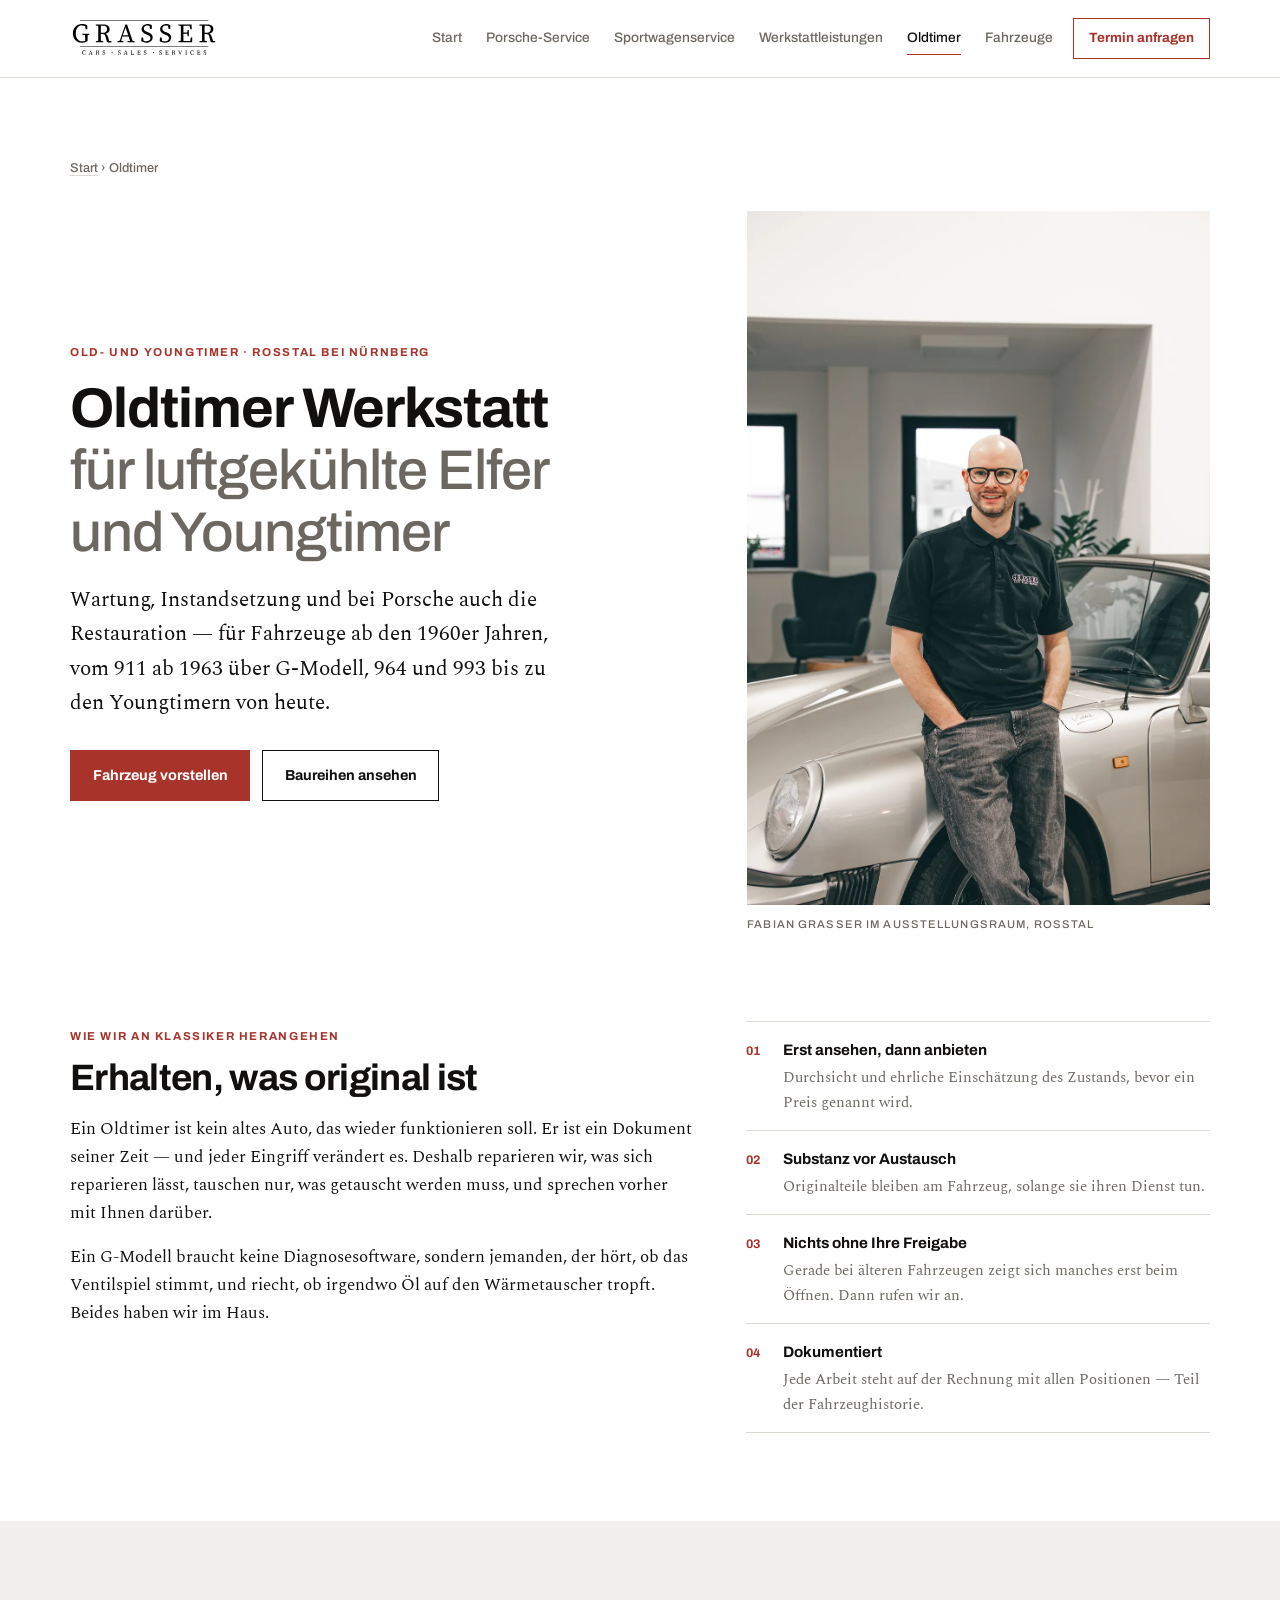
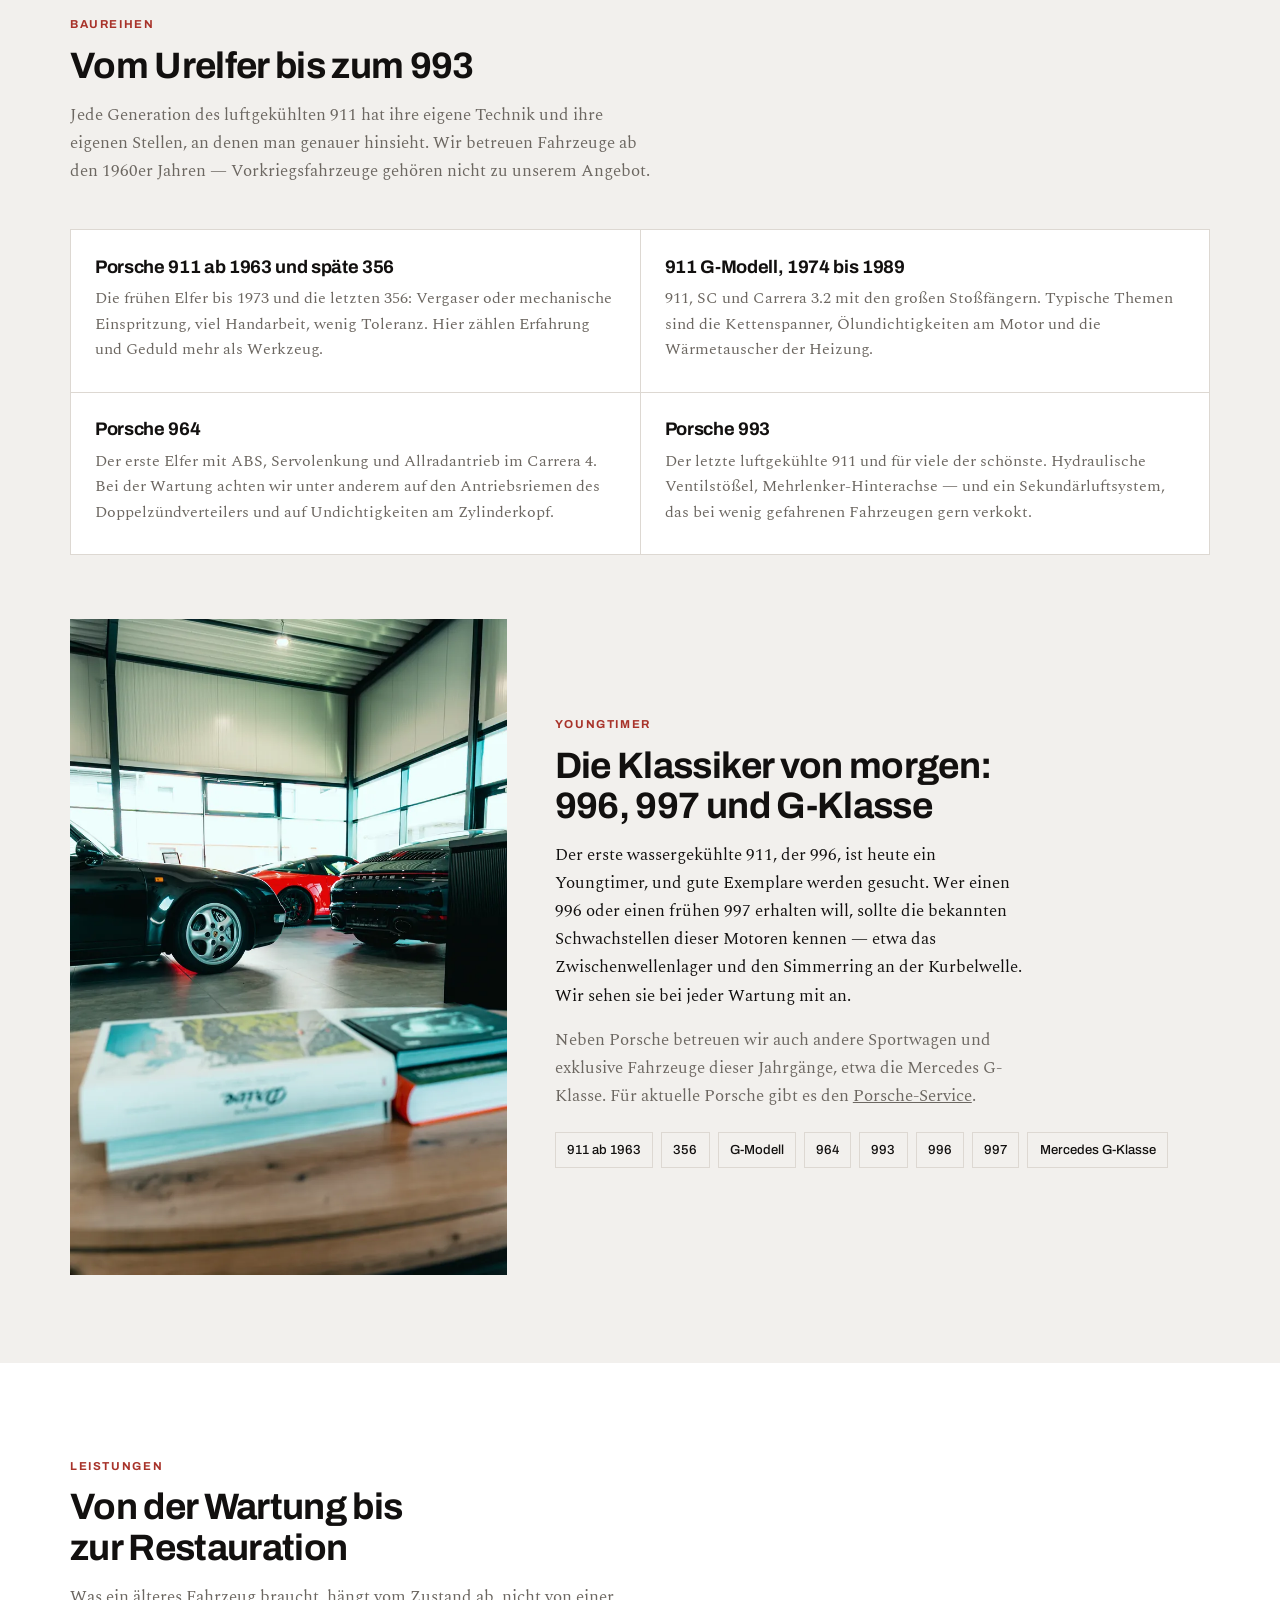
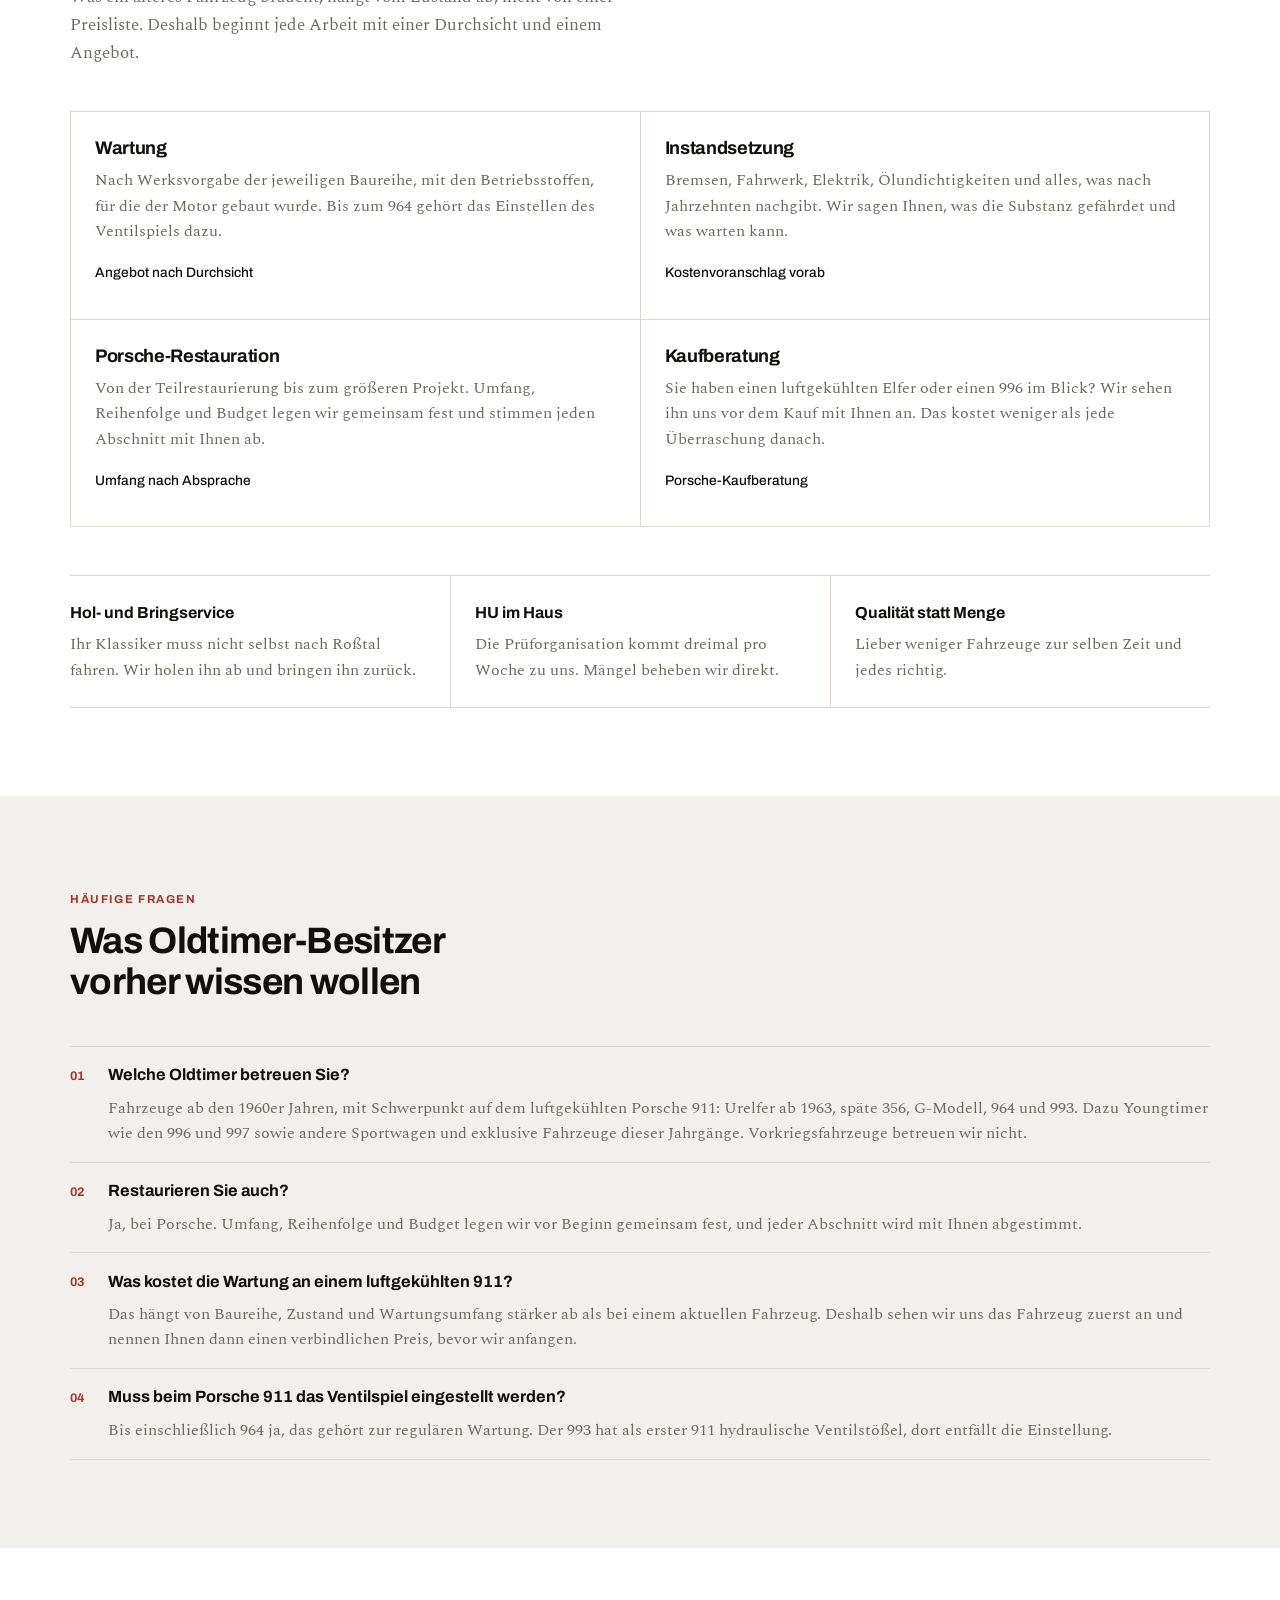
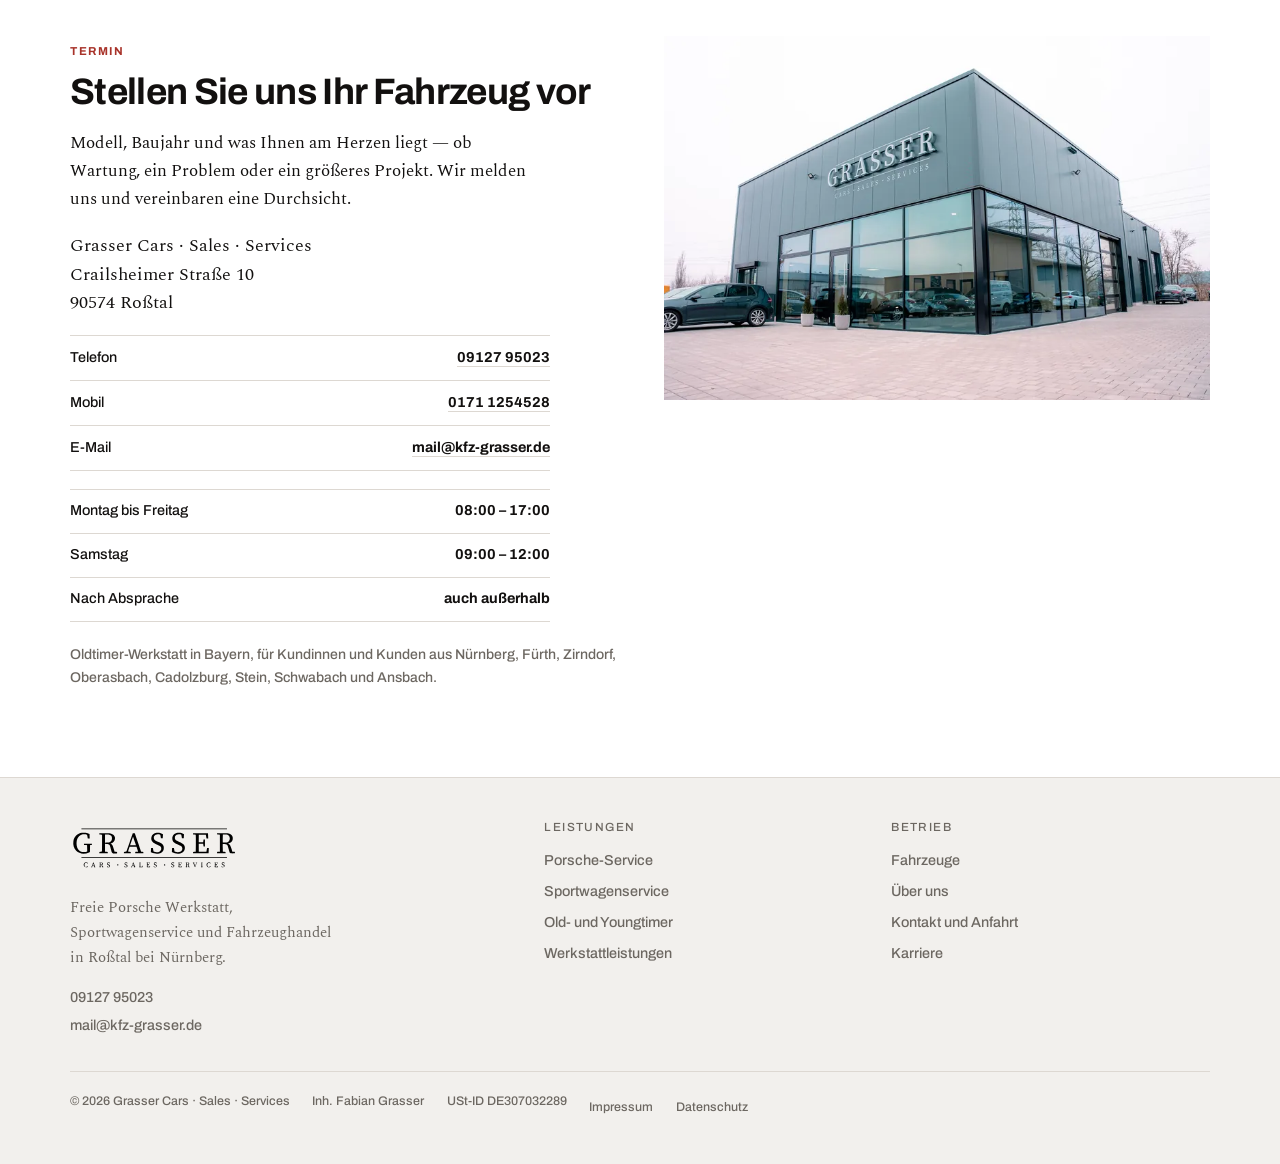
<file: relaunch/oldtimer-service.html>
<!doctype html>
<html lang="de">
<head>
<meta charset="utf-8">
<meta name="viewport" content="width=device-width, initial-scale=1, viewport-fit=cover">
<title>Oldtimer Werkstatt Nürnberg: Porsche 911, G-Modell, 964, 993 | Grasser</title>
<meta name="description" content="Oldtimer- und Youngtimer-Werkstatt in Roßtal bei Nürnberg: Wartung, Instandsetzung und Porsche-Restauration für 911 ab 1963, G-Modell, 964, 993 und 996.">
<link rel="canonical" href="https://www.kfz-grasser.de/oldtimer-service.html">
<link rel="stylesheet" href="assets/stil.css">
<script src="assets/menue.js" defer></script>
<meta property="og:type" content="website">
<meta property="og:locale" content="de_DE">
<meta property="og:url" content="https://www.kfz-grasser.de/oldtimer-service.html">
<meta property="og:site_name" content="Grasser Cars · Sales · Services">
<meta property="og:title" content="Oldtimer Werkstatt in Roßtal bei Nürnberg">
<meta property="og:description" content="Wartung, Instandsetzung und Porsche-Restauration für 911 ab 1963, G-Modell, 964, 993 und die Youngtimer von heute.">
<meta property="og:image" content="https://www.kfz-grasser.de/img/og-grasser-cars.jpg">
<meta name="twitter:card" content="summary_large_image">
<meta name="theme-color" content="#12100F">
</head>
<body>

<a class="sprung" href="#start">Zum Inhalt springen</a>

<header class="kopf">
  <div class="innen">
    <a class="marke" href="index.html" aria-label="Grasser Cars Sales Services, zur Startseite">
      <img src="img/logo-grasser.svg" width="1708" height="632" alt="" aria-hidden="true">
    </a>
    <nav class="hauptnav" id="hauptnav" aria-label="Hauptnavigation">
      <a href="index.html">Start</a>
      <a href="porsche-service.html">Porsche-Service</a>
      <a href="sportwagenservice.html">Sportwagenservice</a>
      <a href="werkstattleistungen.html">Werkstattleistungen</a>
      <a href="oldtimer-service.html" aria-current="page">Oldtimer</a>
      <a href="index.html#fahrzeuge">Fahrzeuge</a>
    </nav>
    <a class="ruf" href="#anfrage">Termin anfragen</a>
    <button class="menue-knopf" type="button" aria-expanded="false" aria-controls="hauptnav" aria-label="Menü öffnen"><span></span><span></span><span></span></button>
  </div>
</header>

<main id="start">

  <section class="auftakt bahn">
    <div class="innen">
      <nav class="brotkrumen" aria-label="Brotkrumen">
        <a href="index.html">Start</a> <span aria-hidden="true">›</span> <span>Oldtimer</span>
      </nav>
      <div class="auftakt-raster">
        <div class="auftakt-text">
          <span class="eyebrow">Old- und Youngtimer · Roßtal bei Nürnberg</span>
          <h1>Oldtimer Werkstatt<span class="hell">für luftgekühlte Elfer und Youngtimer</span></h1>
          <p class="lede">Wartung, Instandsetzung und bei Porsche auch die Restauration — für Fahrzeuge ab den 1960er Jahren, vom 911 ab 1963 über G-Modell, 964 und 993 bis zu den Youngtimern von heute.</p>
          <div class="cta-reihe">
            <a class="knopf" href="#anfrage">Fahrzeug vorstellen</a>
            <a class="knopf zweit" href="#baureihen">Baureihen ansehen</a>
          </div>
        </div>
        <figure class="auftakt-bild" style="margin:0">
          <img src="img/fabian-grasser-oldtimer-911-cabriolet-1067.webp"
               srcset="img/fabian-grasser-oldtimer-911-cabriolet-534.webp 534w, img/fabian-grasser-oldtimer-911-cabriolet-1067.webp 1067w"
               sizes="(max-width:899px) 100vw, 42vw" width="1067" height="1600" fetchpriority="high" decoding="async"
               alt="Fabian Grasser lehnt im Ausstellungsraum in Roßtal an einem silbernen, luftgekühlten Porsche 911 Cabriolet">
          <figcaption class="bildnote">Fabian Grasser im Ausstellungsraum, Roßtal</figcaption>
        </figure>
      </div>
    </div>
  </section>

  <section class="block" id="haltung">
    <div class="innen">
      <div class="garantie">
        <div class="garantie-text">
          <span class="eyebrow">Wie wir an Klassiker herangehen</span>
          <h2 style="font-size:clamp(1.6rem,3.4vw,2.3rem);margin:.55rem 0 1rem">Erhalten, was original ist</h2>
          <p>Ein Oldtimer ist kein altes Auto, das wieder funktionieren soll. Er ist ein Dokument seiner Zeit — und jeder Eingriff verändert es. Deshalb reparieren wir, was sich reparieren lässt, tauschen nur, was getauscht werden muss, und sprechen vorher mit Ihnen darüber.</p>
          <p>Ein G-Modell braucht keine Diagnosesoftware, sondern jemanden, der hört, ob das Ventilspiel stimmt, und riecht, ob irgendwo Öl auf den Wärmetauscher tropft. Beides haben wir im Haus.</p>
        </div>
        <ul class="beleg">
          <li><span class="nr">01</span><div><b>Erst ansehen, dann anbieten</b><p>Durchsicht und ehrliche Einschätzung des Zustands, bevor ein Preis genannt wird.</p></div></li>
          <li><span class="nr">02</span><div><b>Substanz vor Austausch</b><p>Originalteile bleiben am Fahrzeug, solange sie ihren Dienst tun.</p></div></li>
          <li><span class="nr">03</span><div><b>Nichts ohne Ihre Freigabe</b><p>Gerade bei älteren Fahrzeugen zeigt sich manches erst beim Öffnen. Dann rufen wir an.</p></div></li>
          <li><span class="nr">04</span><div><b>Dokumentiert</b><p>Jede Arbeit steht auf der Rechnung mit allen Positionen — Teil der Fahrzeughistorie.</p></div></li>
        </ul>
      </div>
    </div>
  </section>

  <section class="block warm" id="baureihen">
    <div class="innen">
      <div class="kopfzeile">
        <span class="eyebrow">Baureihen</span>
        <h2>Vom Urelfer bis zum 993</h2>
        <p>Jede Generation des luftgekühlten 911 hat ihre eigene Technik und ihre eigenen Stellen, an denen man genauer hinsieht. Wir betreuen Fahrzeuge ab den 1960er Jahren — Vorkriegsfahrzeuge gehören nicht zu unserem Angebot.</p>
      </div>
      <div class="leistungen paare">
        <article class="karte">
          <h3>Porsche 911 ab 1963 und späte 356</h3>
          <p>Die frühen Elfer bis 1973 und die letzten 356: Vergaser oder mechanische Einspritzung, viel Handarbeit, wenig Toleranz. Hier zählen Erfahrung und Geduld mehr als Werkzeug.</p>
        </article>
        <article class="karte">
          <h3>911 G-Modell, 1974 bis 1989</h3>
          <p>911, SC und Carrera 3.2 mit den großen Stoßfängern. Typische Themen sind die Kettenspanner, Ölundichtigkeiten am Motor und die Wärmetauscher der Heizung.</p>
        </article>
        <article class="karte">
          <h3>Porsche 964</h3>
          <p>Der erste Elfer mit ABS, Servolenkung und Allradantrieb im Carrera 4. Bei der Wartung achten wir unter anderem auf den Antriebsriemen des Doppelzündverteilers und auf Undichtigkeiten am Zylinderkopf.</p>
        </article>
        <article class="karte">
          <h3>Porsche 993</h3>
          <p>Der letzte luftgekühlte 911 und für viele der schönste. Hydraulische Ventilstößel, Mehrlenker-Hinterachse — und ein Sekundärluftsystem, das bei wenig gefahrenen Fahrzeugen gern verkokt.</p>
        </article>
      </div>
      <div class="klassiker" style="margin-top:clamp(2.5rem,6vw,4rem)">
        <figure style="margin:0">
          <img src="img/porsche-964-showroom-klassiker-800.webp"
               srcset="img/porsche-964-showroom-klassiker-400.webp 400w, img/porsche-964-showroom-klassiker-800.webp 800w"
               sizes="(max-width:899px) 100vw, 34vw" width="800" height="1198" loading="lazy" decoding="async"
               alt="Luftgekühlter Porsche 911 der Baureihe 964 neben einem aktuellen 911 im Ausstellungsraum von Grasser Cars">
        </figure>
        <div>
          <span class="eyebrow">Youngtimer</span>
          <h2 style="font-size:clamp(1.6rem,3.4vw,2.3rem);margin-top:.55rem">Die Klassiker von morgen: 996, 997 und G-Klasse</h2>
          <p style="margin-top:.9rem;max-width:52ch">Der erste wassergekühlte 911, der 996, ist heute ein Youngtimer, und gute Exemplare werden gesucht. Wer einen 996 oder einen frühen 997 erhalten will, sollte die bekannten Schwachstellen dieser Motoren kennen — etwa das Zwischenwellenlager und den Simmerring an der Kurbelwelle. Wir sehen sie bei jeder Wartung mit an.</p>
          <p style="margin-top:1rem;color:var(--tinte-matt);max-width:52ch">Neben Porsche betreuen wir auch andere Sportwagen und exklusive Fahrzeuge dieser Jahrgänge, etwa die Mercedes G-Klasse. Für aktuelle Porsche gibt es den <a href="porsche-service.html">Porsche-Service</a>.</p>
          <ul class="generationen" aria-label="Baureihen, die wir betreuen">
            <li>911 ab 1963</li><li>356</li><li>G-Modell</li><li>964</li><li>993</li><li>996</li><li>997</li><li>Mercedes G-Klasse</li>
          </ul>
        </div>
      </div>
    </div>
  </section>

  <section class="block" id="leistungen">
    <div class="innen">
      <div class="kopfzeile">
        <span class="eyebrow">Leistungen</span>
        <h2>Von der Wartung bis zur Restauration</h2>
        <p>Was ein älteres Fahrzeug braucht, hängt vom Zustand ab, nicht von einer Preisliste. Deshalb beginnt jede Arbeit mit einer Durchsicht und einem Angebot.</p>
      </div>
      <div class="leistungen paare">
        <article class="karte">
          <h3>Wartung</h3>
          <p>Nach Werksvorgabe der jeweiligen Baureihe, mit den Betriebsstoffen, für die der Motor gebaut wurde. Bis zum 964 gehört das Einstellen des Ventilspiels dazu.</p>
          <ul><li>Angebot nach Durchsicht</li></ul>
        </article>
        <article class="karte">
          <h3>Instandsetzung</h3>
          <p>Bremsen, Fahrwerk, Elektrik, Ölundichtigkeiten und alles, was nach Jahrzehnten nachgibt. Wir sagen Ihnen, was die Substanz gefährdet und was warten kann.</p>
          <ul><li>Kostenvoranschlag vorab</li></ul>
        </article>
        <article class="karte">
          <h3>Porsche-Restauration</h3>
          <p>Von der Teilrestaurierung bis zum größeren Projekt. Umfang, Reihenfolge und Budget legen wir gemeinsam fest und stimmen jeden Abschnitt mit Ihnen ab.</p>
          <ul><li>Umfang nach Absprache</li></ul>
        </article>
        <article class="karte">
          <h3>Kaufberatung</h3>
          <p>Sie haben einen luftgekühlten Elfer oder einen 996 im Blick? Wir sehen ihn uns vor dem Kauf mit Ihnen an. Das kostet weniger als jede Überraschung danach.</p>
          <ul><li>Porsche-Kaufberatung</li></ul>
        </article>
      </div>
      <ul class="komfort" aria-label="Service rund um den Termin">
        <li><b>Hol- und Bringservice</b><p>Ihr Klassiker muss nicht selbst nach Roßtal fahren. Wir holen ihn ab und bringen ihn zurück.</p></li>
        <li><b>HU im Haus</b><p>Die Prüforganisation kommt dreimal pro Woche zu uns. Mängel beheben wir direkt.</p></li>
        <li><b>Qualität statt Menge</b><p>Lieber weniger Fahrzeuge zur selben Zeit und jedes richtig.</p></li>
      </ul>
    </div>
  </section>

  <section class="block warm" id="fragen">
    <div class="innen">
      <div class="kopfzeile">
        <span class="eyebrow">Häufige Fragen</span>
        <h2>Was Oldtimer-Besitzer vorher wissen wollen</h2>
      </div>
      <ul class="beleg fragen">
        <li><span class="nr">01</span><div><b>Welche Oldtimer betreuen Sie?</b><p>Fahrzeuge ab den 1960er Jahren, mit Schwerpunkt auf dem luftgekühlten Porsche 911: Urelfer ab 1963, späte 356, G-Modell, 964 und 993. Dazu Youngtimer wie den 996 und 997 sowie andere Sportwagen und exklusive Fahrzeuge dieser Jahrgänge. Vorkriegsfahrzeuge betreuen wir nicht.</p></div></li>
        <li><span class="nr">02</span><div><b>Restaurieren Sie auch?</b><p>Ja, bei Porsche. Umfang, Reihenfolge und Budget legen wir vor Beginn gemeinsam fest, und jeder Abschnitt wird mit Ihnen abgestimmt.</p></div></li>
        <li><span class="nr">03</span><div><b>Was kostet die Wartung an einem luftgekühlten 911?</b><p>Das hängt von Baureihe, Zustand und Wartungsumfang stärker ab als bei einem aktuellen Fahrzeug. Deshalb sehen wir uns das Fahrzeug zuerst an und nennen Ihnen dann einen verbindlichen Preis, bevor wir anfangen.</p></div></li>
        <li><span class="nr">04</span><div><b>Muss beim Porsche 911 das Ventilspiel eingestellt werden?</b><p>Bis einschließlich 964 ja, das gehört zur regulären Wartung. Der 993 hat als erster 911 hydraulische Ventilstößel, dort entfällt die Einstellung.</p></div></li>
      </ul>
    </div>
  </section>

  <section class="block" id="anfrage">
    <div class="innen">
      <div class="kontakt">
        <div>
          <span class="eyebrow">Termin</span>
          <h2 style="font-size:clamp(1.6rem,3.4vw,2.3rem);margin:.55rem 0 1rem">Stellen Sie uns Ihr Fahrzeug vor</h2>
          <p style="max-width:52ch;margin-bottom:1.2rem">Modell, Baujahr und was Ihnen am Herzen liegt — ob Wartung, ein Problem oder ein größeres Projekt. Wir melden uns und vereinbaren eine Durchsicht.</p>
          <address class="adresse">
            Grasser Cars · Sales · Services<br>
            Crailsheimer Straße 10<br>
            90574 Roßtal
          </address>
          <ul class="zeiten kontaktwege" aria-label="Kontakt">
            <li><span>Telefon</span><a class="zahl" href="tel:+49912795023">09127 95023</a></li>
            <li><span>Mobil</span><a class="zahl" href="tel:+491711254528">0171 1254528</a></li>
            <li><span>E-Mail</span><a href="mailto:mail@kfz-grasser.de">mail@kfz-grasser.de</a></li>
          </ul>
          <ul class="zeiten">
            <li><span>Montag bis Freitag</span><span class="zahl">08:00 – 17:00</span></li>
            <li><span>Samstag</span><span class="zahl">09:00 – 12:00</span></li>
            <li><span>Nach Absprache</span><span>auch außerhalb</span></li>
          </ul>
          <p class="umkreis">Oldtimer-Werkstatt in Bayern, für Kundinnen und Kunden aus Nürnberg, Fürth, Zirndorf, Oberasbach, Cadolzburg, Stein, Schwabach und Ansbach.</p>
        </div>
        <figure style="margin:0">
          <img src="img/grasser-gebaeude-rosstal-aussen-1600.webp"
               srcset="img/grasser-gebaeude-rosstal-aussen-800.webp 800w, img/grasser-gebaeude-rosstal-aussen-1600.webp 1600w"
               sizes="(max-width:899px) 100vw, 46vw" width="1600" height="1069" loading="lazy" decoding="async"
               style="aspect-ratio:3/2"
               alt="Betriebsgebäude von Grasser Cars Sales Services in Roßtal mit Schriftzug und Glasfassade">
        </figure>
      </div>
    </div>
  </section>

</main>

<footer class="fuss">
  <div class="innen">
    <div class="fuss-raster">
      <div>
        <img class="fuss-logo" src="img/logo-grasser.svg" width="1708" height="632" alt="Grasser Cars Sales Services">
        <p style="font-size:.95rem;color:var(--tinte-matt);max-width:34ch">Freie Porsche Werkstatt, Sportwagenservice und Fahrzeughandel in Roßtal bei Nürnberg.</p>
        <p class="fuss-kontakt"><a href="tel:+49912795023">09127 95023</a><br><a href="mailto:mail@kfz-grasser.de">mail@kfz-grasser.de</a></p>
      </div>
      <nav aria-label="Leistungen">
        <p class="fuss-titel">Leistungen</p>
        <ul>
          <li><a href="porsche-service.html">Porsche-Service</a></li>
          <li><a href="sportwagenservice.html">Sportwagenservice</a></li>
          <li><a href="oldtimer-service.html">Old- und Youngtimer</a></li>
          <li><a href="werkstattleistungen.html">Werkstattleistungen</a></li>
        </ul>
      </nav>
      <nav aria-label="Betrieb">
        <p class="fuss-titel">Betrieb</p>
        <ul>
          <li><a href="index.html#fahrzeuge">Fahrzeuge</a></li>
          <li><a href="ueber-uns.html">Über uns</a></li>
          <li><a href="kontakt.html">Kontakt und Anfahrt</a></li>
          <li><a href="karriere.html">Karriere</a></li>
        </ul>
      </nav>
    </div>
    <div class="fuss-zeile">
      <span>© 2026 Grasser Cars · Sales · Services</span>
      <span>Inh. Fabian Grasser</span>
      <span>USt-ID DE307032289</span>
      <a href="impressum.html">Impressum</a>
      <a href="datenschutz.html">Datenschutz</a>
    </div>
  </div>
</footer>

<script type="application/ld+json">
{
  "@context": "https://schema.org",
  "@graph": [
    {
      "@type": "BreadcrumbList",
      "itemListElement": [
        {"@type": "ListItem", "position": 1, "name": "Start", "item": "https://www.kfz-grasser.de/"},
        {"@type": "ListItem", "position": 2, "name": "Oldtimer", "item": "https://www.kfz-grasser.de/oldtimer-service.html"}
      ]
    },
    {
      "@type": "Service",
      "@id": "https://www.kfz-grasser.de/oldtimer-service.html#service",
      "name": "Oldtimer- und Youngtimer-Werkstatt",
      "serviceType": "Oldtimer Werkstatt",
      "description": "Wartung, Instandsetzung und Porsche-Restauration für Fahrzeuge ab den 1960er Jahren: Porsche 911 ab 1963, späte 356, G-Modell, 964, 993 sowie Youngtimer wie 996 und 997.",
      "provider": {"@id": "https://www.kfz-grasser.de/#betrieb"},
      "areaServed": [
        {"@type": "City", "name": "Roßtal"},
        {"@type": "City", "name": "Nürnberg"},
        {"@type": "City", "name": "Fürth"},
        {"@type": "City", "name": "Zirndorf"},
        {"@type": "City", "name": "Oberasbach"},
        {"@type": "City", "name": "Cadolzburg"},
        {"@type": "City", "name": "Stein"},
        {"@type": "City", "name": "Ansbach"},
        {"@type": "State", "name": "Bayern"}
      ],
      "hasOfferCatalog": {
        "@type": "OfferCatalog",
        "name": "Old- und Youngtimer",
        "itemListElement": [
          {"@type": "Offer", "itemOffered": {"@type": "Service", "name": "Wartung luftgekühlter Porsche 911"}},
          {"@type": "Offer", "itemOffered": {"@type": "Service", "name": "Instandsetzung von Old- und Youngtimern"}},
          {"@type": "Offer", "itemOffered": {"@type": "Service", "name": "Restauration von Porsche-Fahrzeugen"}},
          {"@type": "Offer", "itemOffered": {"@type": "Service", "name": "Porsche-Kaufberatung"}},
          {"@type": "Offer", "itemOffered": {"@type": "Service", "name": "Hol- und Bringservice"}}
        ]
      }
    },
    {
      "@type": "AutoRepair",
      "@id": "https://www.kfz-grasser.de/#betrieb",
      "name": "Grasser Cars · Sales · Services",
      "url": "https://www.kfz-grasser.de/",
      "telephone": "+49 9127 95023",
      "email": "mail@kfz-grasser.de",
      "address": {
        "@type": "PostalAddress",
        "streetAddress": "Crailsheimer Straße 10",
        "postalCode": "90574",
        "addressLocality": "Roßtal",
        "addressRegion": "Bayern",
        "addressCountry": "DE"
      }
    },
    {
      "@type": "FAQPage",
      "@id": "https://www.kfz-grasser.de/oldtimer-service.html#faq",
      "mainEntity": [
        {"@type": "Question", "name": "Welche Oldtimer betreut Grasser?", "acceptedAnswer": {"@type": "Answer", "text": "Fahrzeuge ab den 1960er Jahren mit Schwerpunkt auf dem luftgekühlten Porsche 911: Urelfer ab 1963, späte 356, G-Modell, 964 und 993. Dazu Youngtimer wie 996 und 997 sowie andere Sportwagen und exklusive Fahrzeuge dieser Jahrgänge. Vorkriegsfahrzeuge werden nicht betreut."}},
        {"@type": "Question", "name": "Restauriert Grasser auch Oldtimer?", "acceptedAnswer": {"@type": "Answer", "text": "Ja, Porsche-Fahrzeuge. Umfang, Reihenfolge und Budget werden vor Beginn gemeinsam festgelegt und jeder Abschnitt mit dem Kunden abgestimmt."}},
        {"@type": "Question", "name": "Was kostet die Wartung an einem luftgekühlten Porsche 911?", "acceptedAnswer": {"@type": "Answer", "text": "Der Preis hängt von Baureihe, Zustand und Wartungsumfang ab. Das Fahrzeug wird zuerst durchgesehen, danach wird ein verbindlicher Preis genannt, bevor die Arbeit beginnt."}},
        {"@type": "Question", "name": "Muss beim Porsche 911 das Ventilspiel eingestellt werden?", "acceptedAnswer": {"@type": "Answer", "text": "Bis einschließlich zur Baureihe 964 gehört das Einstellen des Ventilspiels zur regulären Wartung. Der 993 hat als erster 911 hydraulische Ventilstößel, dort entfällt die Einstellung."}}
      ]
    }
  ]
}
</script>

</body>
</html>
</file>
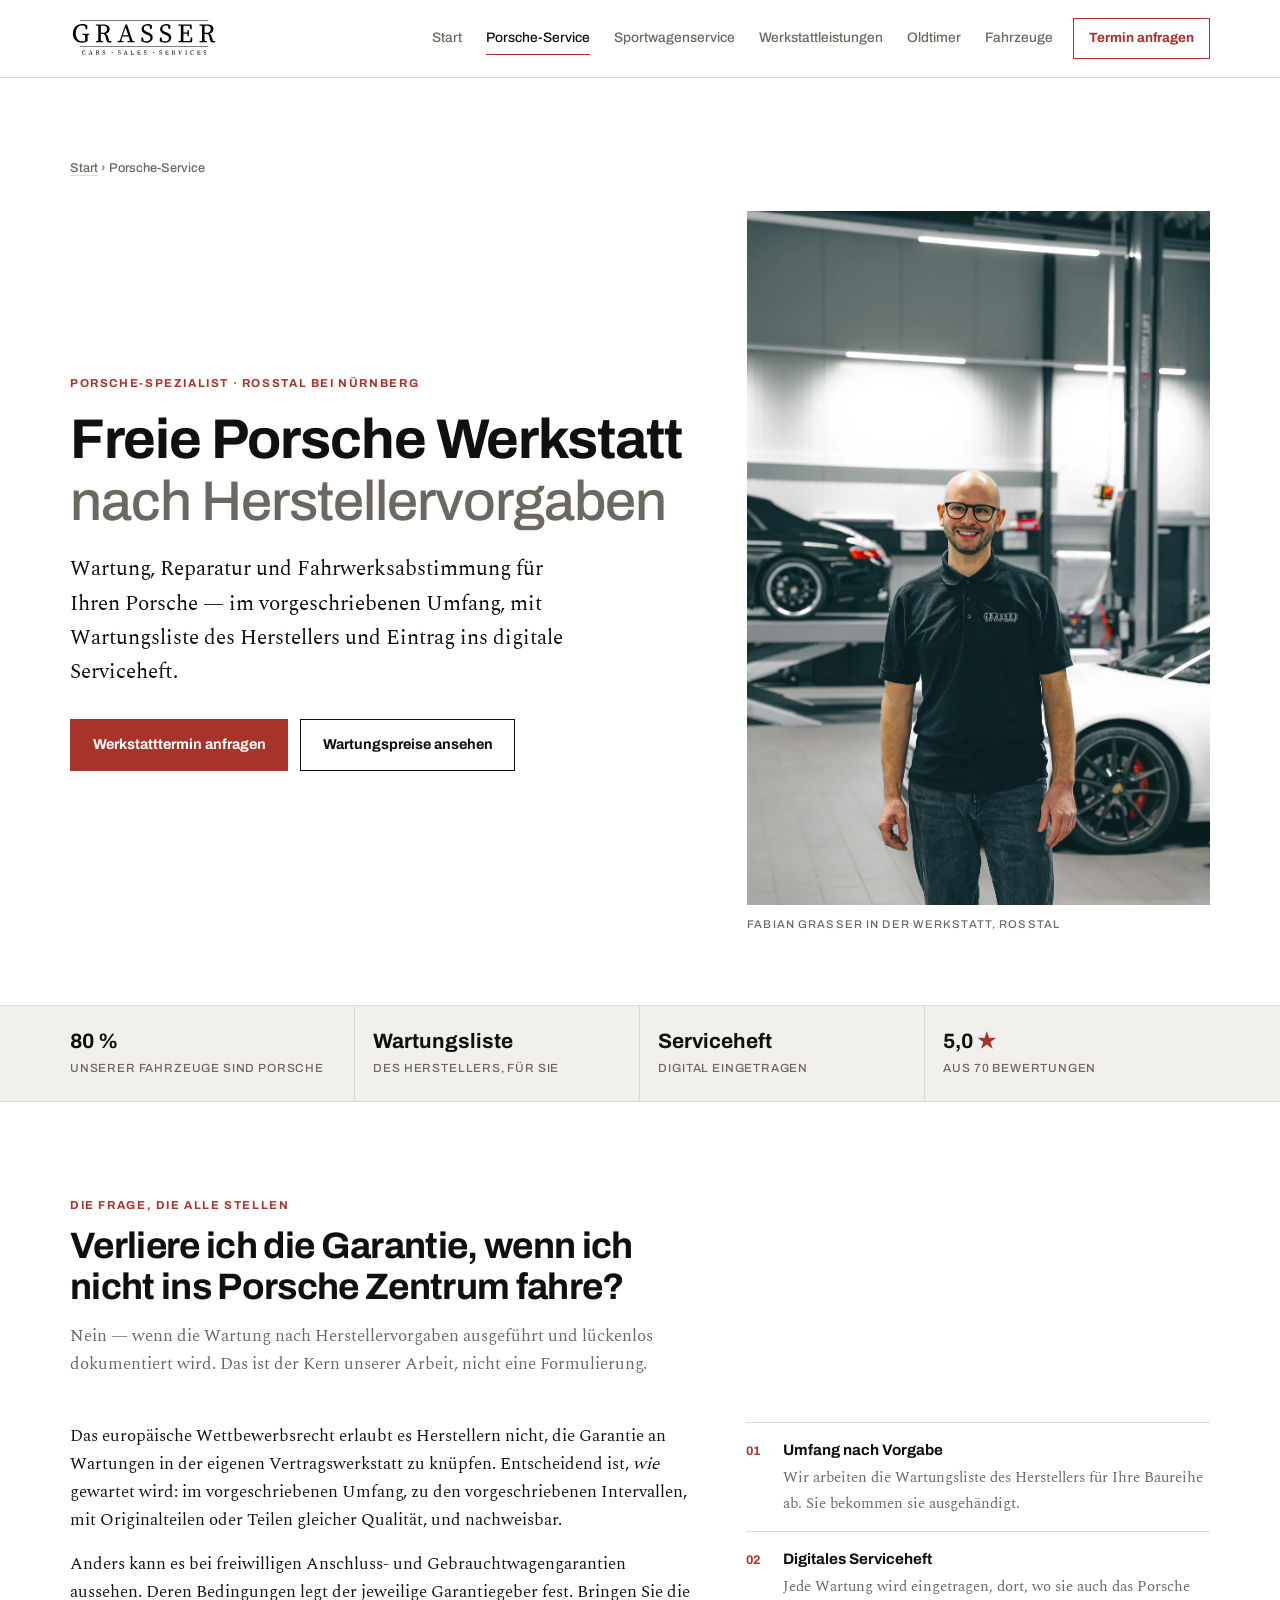
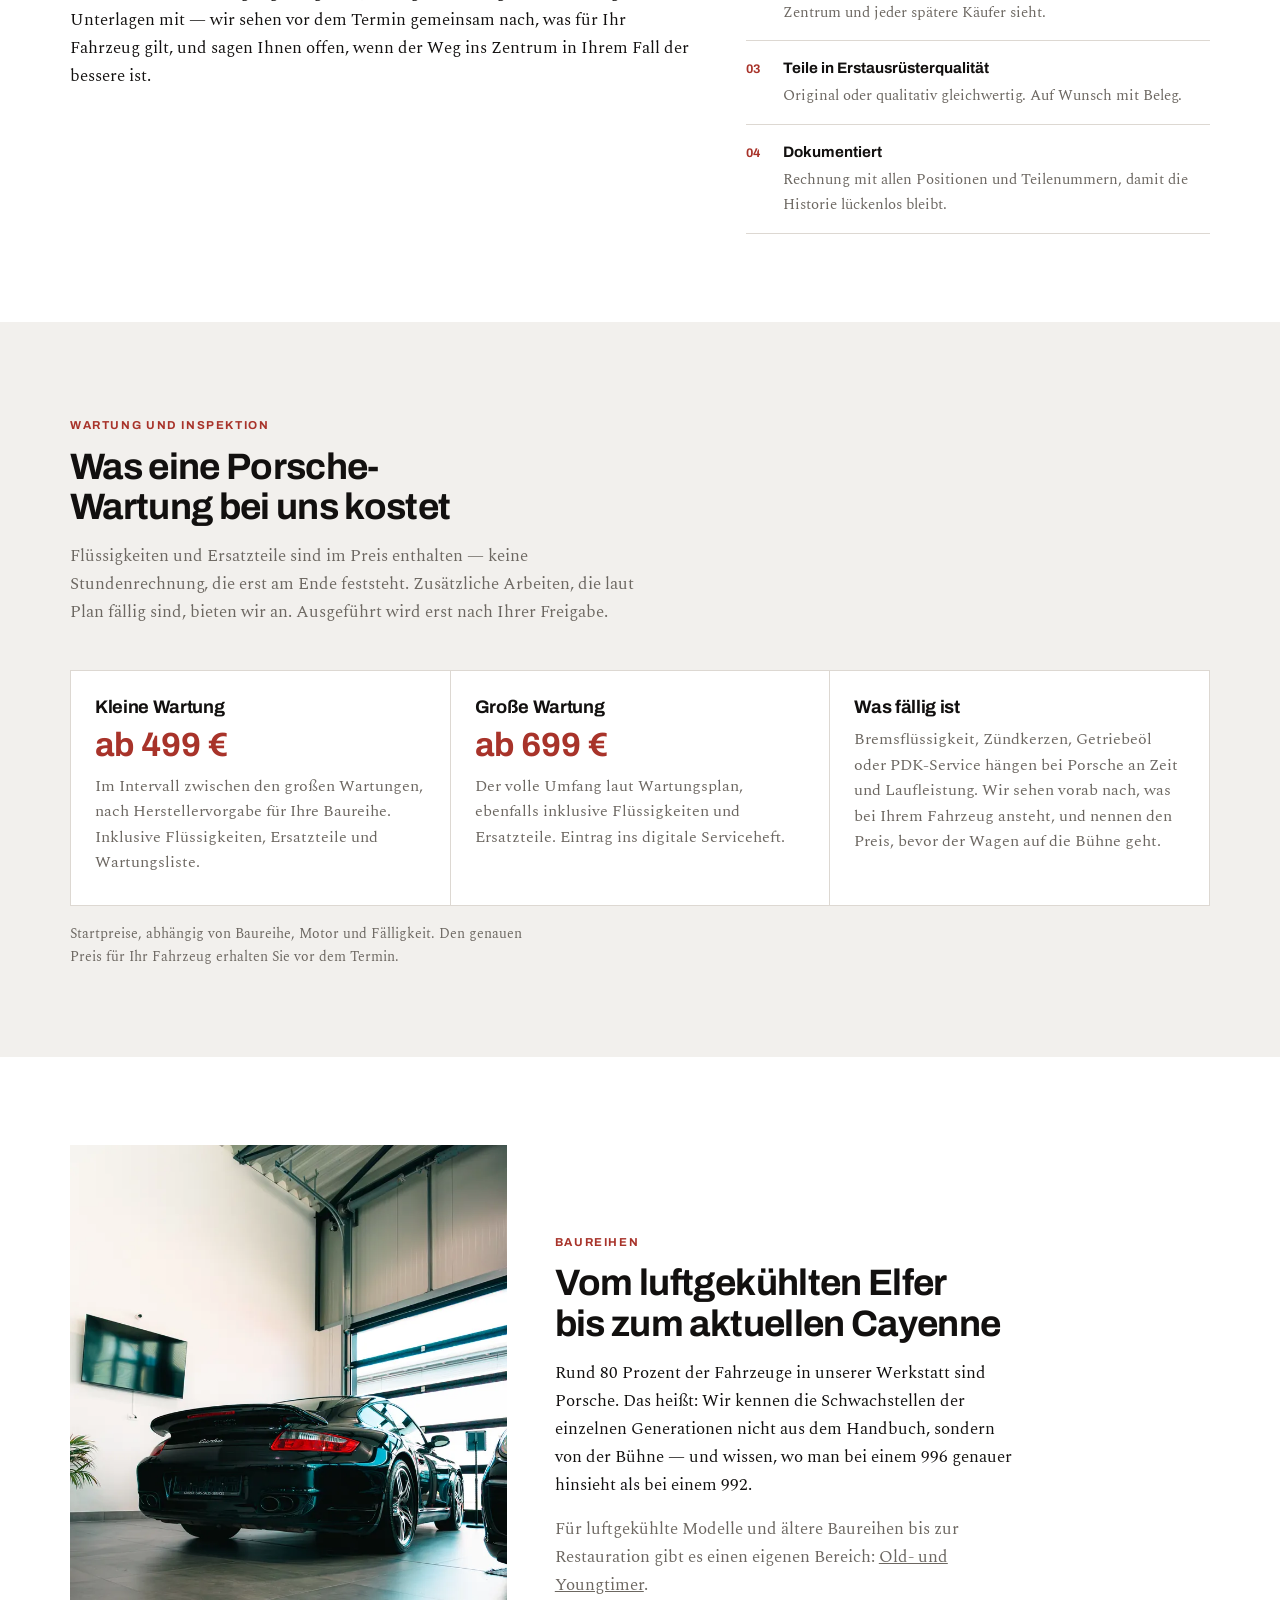
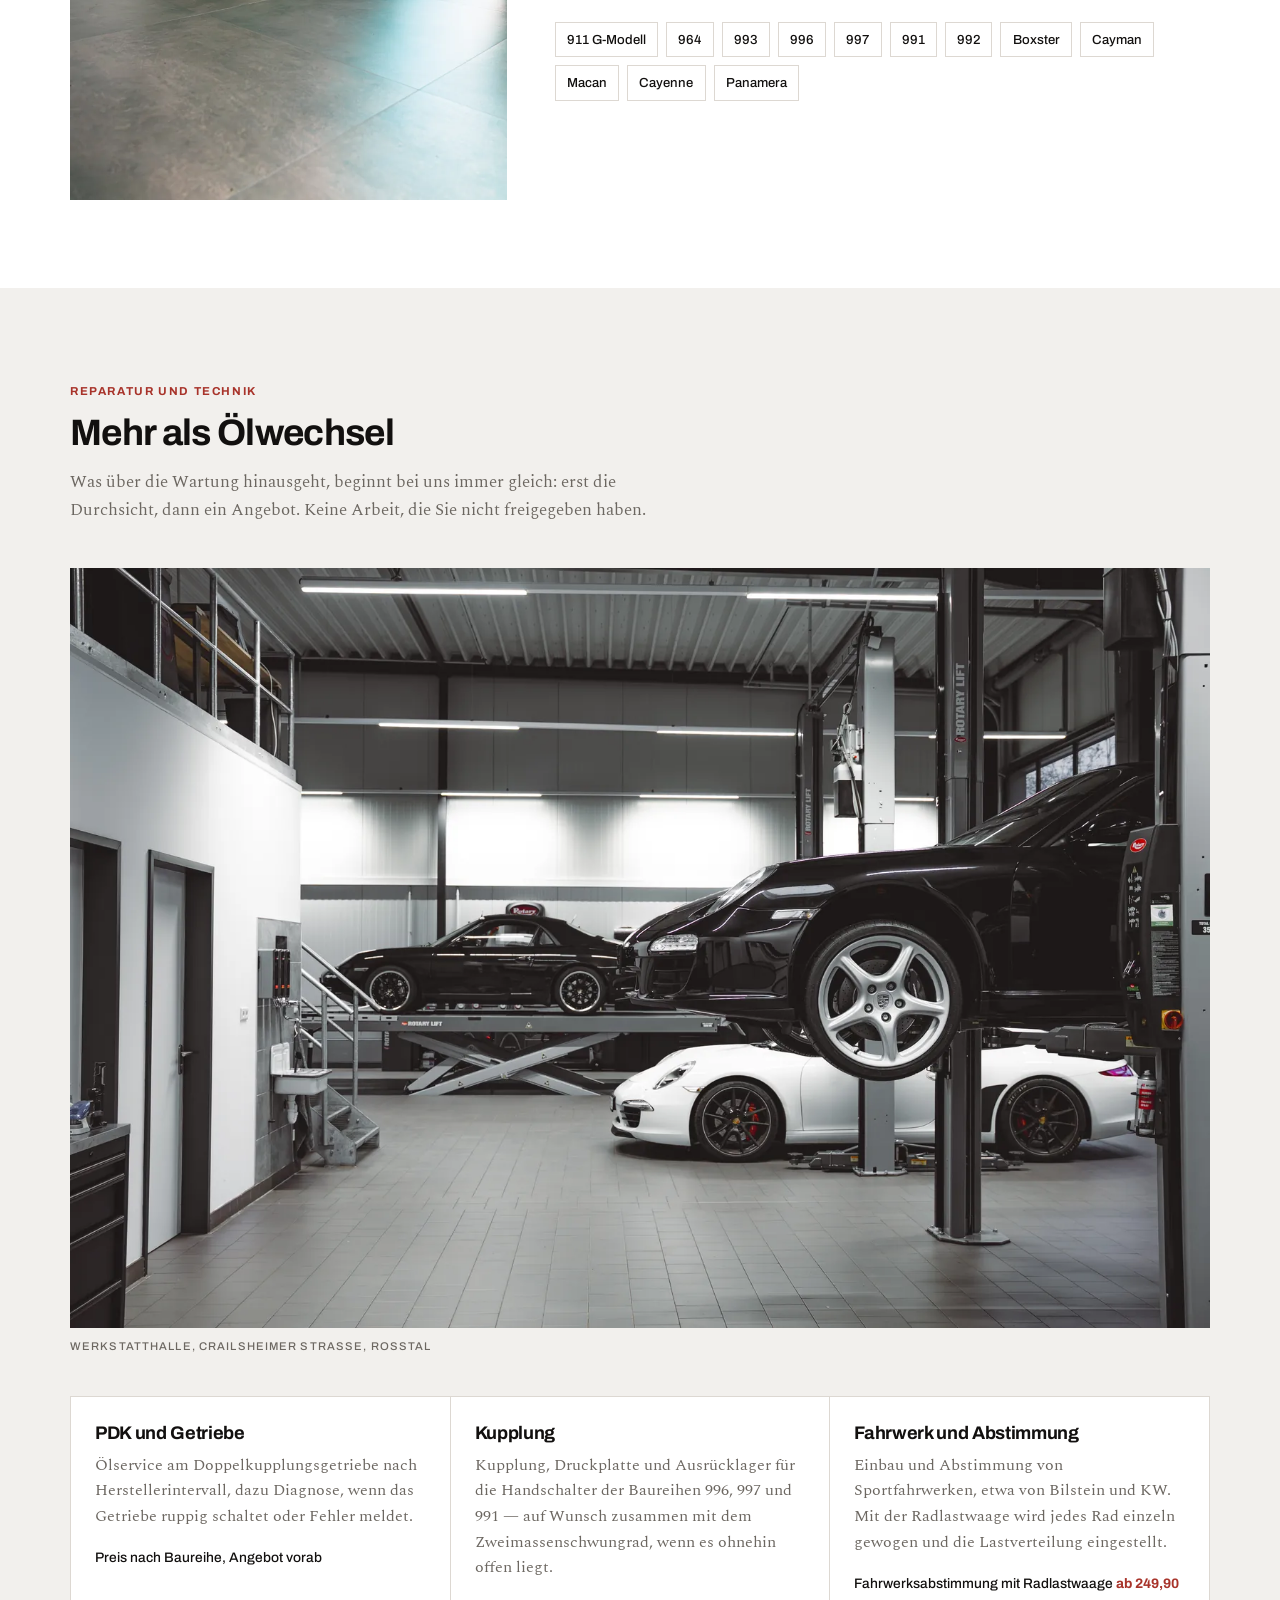
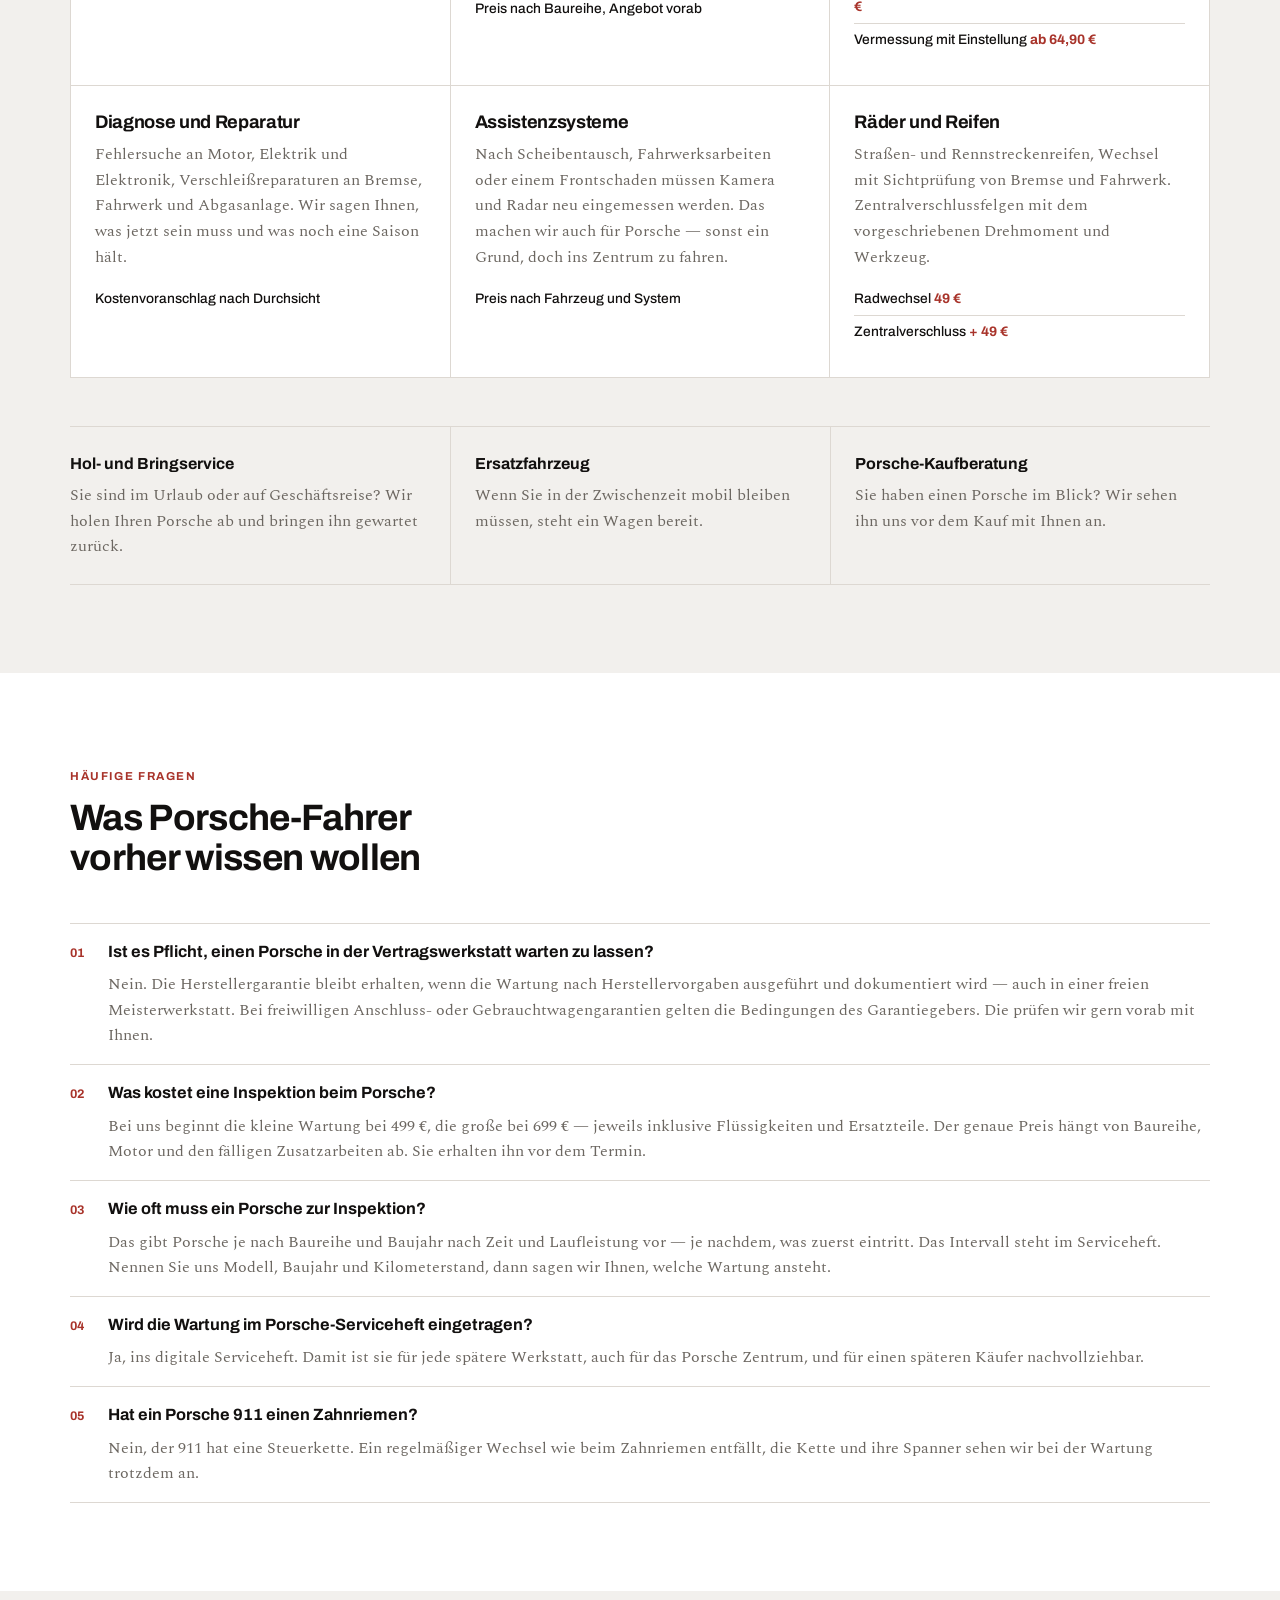
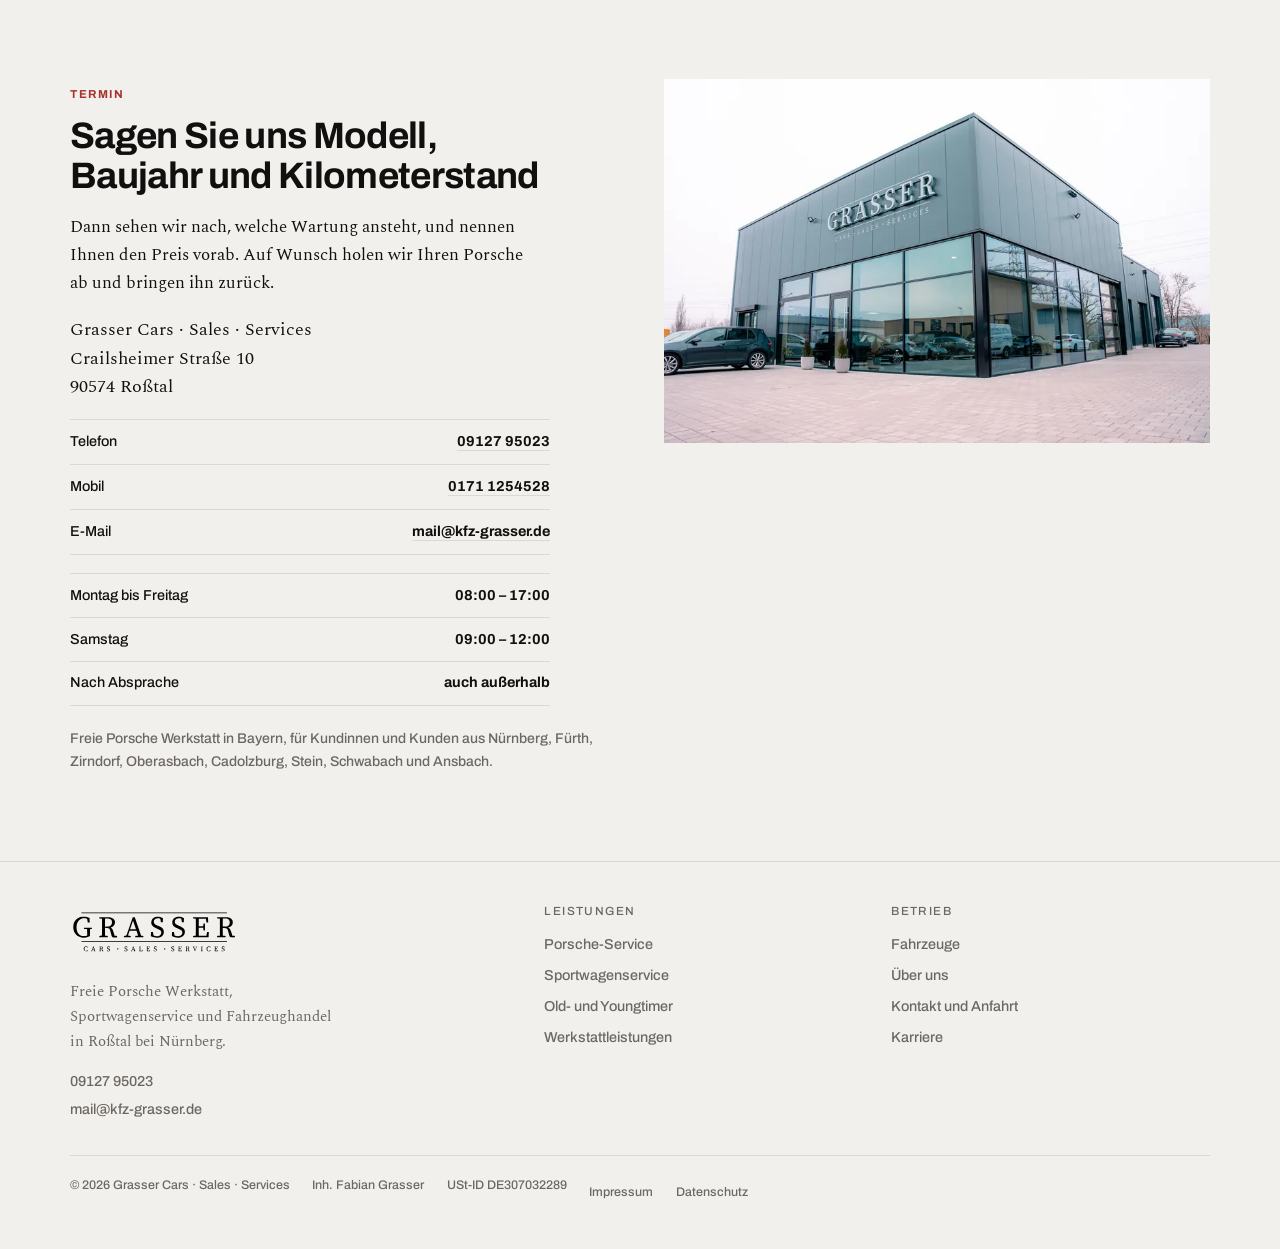
<file: relaunch/porsche-service.html>
<!doctype html>
<html lang="de">
<head>
<meta charset="utf-8">
<meta name="viewport" content="width=device-width, initial-scale=1, viewport-fit=cover">
<title>Freie Porsche Werkstatt Nürnberg: Wartung nach Herstellervorgaben | Grasser</title>
<meta name="description" content="Porsche-Wartung nach Herstellervorgaben ab 499 € inkl. Teile, Eintrag ins digitale Serviceheft. Freie Porsche Werkstatt in Roßtal bei Nürnberg, Bayern.">
<link rel="canonical" href="https://www.kfz-grasser.de/porsche-service.html">
<link rel="stylesheet" href="assets/stil.css">
<script src="assets/menue.js" defer></script>
<meta property="og:type" content="website">
<meta property="og:locale" content="de_DE">
<meta property="og:url" content="https://www.kfz-grasser.de/porsche-service.html">
<meta property="og:site_name" content="Grasser Cars · Sales · Services">
<meta property="og:title" content="Freie Porsche Werkstatt in Roßtal bei Nürnberg">
<meta property="og:description" content="Porsche-Wartung nach Herstellervorgaben ab 499 € inkl. Teile, Eintrag ins digitale Serviceheft. Freie Porsche Werkstatt in Roßtal bei Nürnberg, Bayern.">
<meta property="og:image" content="https://www.kfz-grasser.de/img/og-grasser-cars.jpg">
<meta name="twitter:card" content="summary_large_image">
<meta name="theme-color" content="#12100F">
</head>
<body>

<a class="sprung" href="#start">Zum Inhalt springen</a>

<header class="kopf">
  <div class="innen">
    <a class="marke" href="index.html" aria-label="Grasser Cars Sales Services, zur Startseite">
      <img src="img/logo-grasser.svg" width="1708" height="632" alt="" aria-hidden="true">
    </a>
    <nav class="hauptnav" id="hauptnav" aria-label="Hauptnavigation">
      <a href="index.html">Start</a>
      <a href="porsche-service.html" aria-current="page">Porsche-Service</a>
      <a href="sportwagenservice.html">Sportwagenservice</a>
      <a href="werkstattleistungen.html">Werkstattleistungen</a>
      <a href="oldtimer-service.html">Oldtimer</a>
      <a href="index.html#fahrzeuge">Fahrzeuge</a>
    </nav>
    <a class="ruf" href="#anfrage">Termin anfragen</a>
    <button class="menue-knopf" type="button" aria-expanded="false" aria-controls="hauptnav" aria-label="Menü öffnen"><span></span><span></span><span></span></button>
  </div>
</header>

<main id="start">

  <section class="auftakt bahn">
    <div class="innen">
      <nav class="brotkrumen" aria-label="Brotkrumen">
        <a href="index.html">Start</a> <span aria-hidden="true">›</span> <span>Porsche-Service</span>
      </nav>
      <div class="auftakt-raster">
        <div class="auftakt-text">
          <span class="eyebrow">Porsche-Spezialist · Roßtal bei Nürnberg</span>
          <h1>Freie Porsche Werkstatt<span class="hell">nach Herstellervorgaben</span></h1>
          <p class="lede">Wartung, Reparatur und Fahrwerksabstimmung für Ihren Porsche — im vorgeschriebenen Umfang, mit Wartungsliste des Herstellers und Eintrag ins digitale Serviceheft.</p>
          <div class="cta-reihe">
            <a class="knopf" href="#anfrage">Werkstatttermin anfragen</a>
            <a class="knopf zweit" href="#wartung">Wartungspreise ansehen</a>
          </div>
        </div>
        <figure class="auftakt-bild" style="margin:0">
          <img src="img/fabian-grasser-porsche-werkstatt-1067.webp"
               srcset="img/fabian-grasser-porsche-werkstatt-534.webp 534w, img/fabian-grasser-porsche-werkstatt-1067.webp 1067w"
               sizes="(max-width:899px) 100vw, 42vw" width="1067" height="1600" fetchpriority="high" decoding="async"
               alt="Fabian Grasser, Inhaber, in der Werkstatthalle in Roßtal, hinter ihm Porsche 911 auf Hebebühne und Scherenbühne">
          <figcaption class="bildnote">Fabian Grasser in der Werkstatt, Roßtal</figcaption>
        </figure>
      </div>
    </div>
    <div class="leiste">
      <div class="innen">
        <div class="leiste-feld"><div class="leiste-wert zahl">80 %</div><div class="leiste-bez">unserer Fahrzeuge sind Porsche</div></div>
        <div class="leiste-feld"><div class="leiste-wert">Wartungs&shy;liste</div><div class="leiste-bez">des Herstellers, für Sie</div></div>
        <div class="leiste-feld"><div class="leiste-wert">Service&shy;heft</div><div class="leiste-bez">digital eingetragen</div></div>
        <div class="leiste-feld"><div class="leiste-wert zahl">5,0 <span class="stern" aria-hidden="true">★</span></div><div class="leiste-bez">aus 70 Bewertungen</div></div>
      </div>
    </div>
  </section>

  <section class="block" id="garantie">
    <div class="innen">
      <div class="kopfzeile">
        <span class="eyebrow">Die Frage, die alle stellen</span>
        <h2>Verliere ich die Garantie, wenn ich nicht ins Porsche Zentrum fahre?</h2>
        <p>Nein — wenn die Wartung nach Herstellervorgaben ausgeführt und lückenlos dokumentiert wird. Das ist der Kern unserer Arbeit, nicht eine Formulierung.</p>
      </div>
      <div class="garantie">
        <div class="garantie-text">
          <p>Das europäische Wettbewerbsrecht erlaubt es Herstellern nicht, die Garantie an Wartungen in der eigenen Vertragswerkstatt zu knüpfen. Entscheidend ist, <em>wie</em> gewartet wird: im vorgeschriebenen Umfang, zu den vorgeschriebenen Intervallen, mit Originalteilen oder Teilen gleicher Qualität, und nachweisbar.</p>
          <p>Anders kann es bei freiwilligen Anschluss- und Gebrauchtwagengarantien aussehen. Deren Bedingungen legt der jeweilige Garantiegeber fest. Bringen Sie die Unterlagen mit — wir sehen vor dem Termin gemeinsam nach, was für Ihr Fahrzeug gilt, und sagen Ihnen offen, wenn der Weg ins Zentrum in Ihrem Fall der bessere ist.</p>
        </div>
        <ul class="beleg">
          <li><span class="nr">01</span><div><b>Umfang nach Vorgabe</b><p>Wir arbeiten die Wartungsliste des Herstellers für Ihre Baureihe ab. Sie bekommen sie ausgehändigt.</p></div></li>
          <li><span class="nr">02</span><div><b>Digitales Serviceheft</b><p>Jede Wartung wird eingetragen, dort, wo sie auch das Porsche Zentrum und jeder spätere Käufer sieht.</p></div></li>
          <li><span class="nr">03</span><div><b>Teile in Erstausrüsterqualität</b><p>Original oder qualitativ gleichwertig. Auf Wunsch mit Beleg.</p></div></li>
          <li><span class="nr">04</span><div><b>Dokumentiert</b><p>Rechnung mit allen Positionen und Teilenummern, damit die Historie lückenlos bleibt.</p></div></li>
        </ul>
      </div>
    </div>
  </section>

  <section class="block warm" id="wartung">
    <div class="innen">
      <div class="kopfzeile">
        <span class="eyebrow">Wartung und Inspektion</span>
        <h2>Was eine Porsche-Wartung bei uns kostet</h2>
        <p>Flüssigkeiten und Ersatzteile sind im Preis enthalten — keine Stundenrechnung, die erst am Ende feststeht. Zusätzliche Arbeiten, die laut Plan fällig sind, bieten wir an. Ausgeführt wird erst nach Ihrer Freigabe.</p>
      </div>
      <div class="leistungen">
        <article class="karte">
          <h3>Kleine Wartung</h3>
          <p class="fokus-preis zahl">ab 499 €</p>
          <p>Im Intervall zwischen den großen Wartungen, nach Herstellervorgabe für Ihre Baureihe. Inklusive Flüssigkeiten, Ersatzteile und Wartungsliste.</p>
        </article>
        <article class="karte">
          <h3>Große Wartung</h3>
          <p class="fokus-preis zahl">ab 699 €</p>
          <p>Der volle Umfang laut Wartungsplan, ebenfalls inklusive Flüssigkeiten und Ersatzteile. Eintrag ins digitale Serviceheft.</p>
        </article>
        <article class="karte">
          <h3>Was fällig ist</h3>
          <p>Bremsflüssigkeit, Zündkerzen, Getriebeöl oder PDK-Service hängen bei Porsche an Zeit und Laufleistung. Wir sehen vorab nach, was bei Ihrem Fahrzeug ansteht, und nennen den Preis, bevor der Wagen auf die Bühne geht.</p>
        </article>
      </div>
      <p class="hinweis">Startpreise, abhängig von Baureihe, Motor und Fälligkeit. Den genauen Preis für Ihr Fahrzeug erhalten Sie vor dem Termin.</p>
    </div>
  </section>

  <section class="block" id="baureihen">
    <div class="innen">
      <div class="klassiker">
        <figure style="margin:0">
          <img src="img/porsche-997-turbo-halle-rosstal-800.webp"
               srcset="img/porsche-997-turbo-halle-rosstal-400.webp 400w, img/porsche-997-turbo-halle-rosstal-800.webp 800w"
               sizes="(max-width:899px) 100vw, 34vw" width="800" height="1198" loading="lazy" decoding="async"
               alt="Schwarzer Porsche 997 Turbo von hinten in der Halle von Grasser Cars in Roßtal">
        </figure>
        <div>
          <span class="eyebrow">Baureihen</span>
          <h2 style="font-size:clamp(1.6rem,3.4vw,2.3rem);margin-top:.55rem">Vom luftgekühlten Elfer bis zum aktuellen Cayenne</h2>
          <p style="margin-top:.9rem;max-width:52ch">Rund 80 Prozent der Fahrzeuge in unserer Werkstatt sind Porsche. Das heißt: Wir kennen die Schwachstellen der einzelnen Generationen nicht aus dem Handbuch, sondern von der Bühne — und wissen, wo man bei einem 996 genauer hinsieht als bei einem 992.</p>
          <p style="margin-top:1rem;color:var(--tinte-matt);max-width:52ch">Für luftgekühlte Modelle und ältere Baureihen bis zur Restauration gibt es einen eigenen Bereich: <a href="oldtimer-service.html">Old- und Youngtimer</a>.</p>
          <ul class="generationen" aria-label="Porsche-Baureihen, die wir betreuen">
            <li>911 G-Modell</li><li>964</li><li>993</li><li>996</li><li>997</li><li>991</li><li>992</li>
            <li>Boxster</li><li>Cayman</li><li>Macan</li><li>Cayenne</li><li>Panamera</li>
          </ul>
        </div>
      </div>
    </div>
  </section>

  <section class="block warm" id="leistungen">
    <div class="innen">
      <div class="kopfzeile">
        <span class="eyebrow">Reparatur und Technik</span>
        <h2>Mehr als Ölwechsel</h2>
        <p>Was über die Wartung hinausgeht, beginnt bei uns immer gleich: erst die Durchsicht, dann ein Angebot. Keine Arbeit, die Sie nicht freigegeben haben.</p>
      </div>
      <figure class="breitbild">
        <img src="img/porsche-911-hebebuehne-werkstatt-rosstal-1600.webp"
             srcset="img/porsche-911-hebebuehne-werkstatt-rosstal-800.webp 800w, img/porsche-911-hebebuehne-werkstatt-rosstal-1600.webp 1600w"
             sizes="(max-width:1199px) 100vw, 1140px" width="1600" height="1067" loading="lazy" decoding="async"
             alt="Schwarzer Porsche 911 auf der Hebebühne in der Werkstatthalle in Roßtal, dahinter ein weißer 911 und ein Porsche auf der Scherenbühne">
        <figcaption class="bildnote">Werkstatthalle, Crailsheimer Straße, Roßtal</figcaption>
      </figure>
      <div class="leistungen">
        <article class="karte">
          <h3>PDK und Getriebe</h3>
          <p>Ölservice am Doppelkupplungsgetriebe nach Herstellerintervall, dazu Diagnose, wenn das Getriebe ruppig schaltet oder Fehler meldet.</p>
          <ul><li>Preis nach Baureihe, Angebot vorab</li></ul>
        </article>
        <article class="karte">
          <h3>Kupplung</h3>
          <p>Kupplung, Druckplatte und Ausrücklager für die Handschalter der Baureihen 996, 997 und 991 — auf Wunsch zusammen mit dem Zweimassenschwungrad, wenn es ohnehin offen liegt.</p>
          <ul><li>Preis nach Baureihe, Angebot vorab</li></ul>
        </article>
        <article class="karte">
          <h3>Fahrwerk und Abstimmung</h3>
          <p>Einbau und Abstimmung von Sportfahrwerken, etwa von Bilstein und KW. Mit der Radlastwaage wird jedes Rad einzeln gewogen und die Lastverteilung eingestellt.</p>
          <ul>
            <li>Fahrwerksabstimmung mit Radlastwaage <span class="preis">ab 249,90 €</span></li>
            <li>Vermessung mit Einstellung <span class="preis">ab 64,90 €</span></li>
          </ul>
        </article>
        <article class="karte">
          <h3>Diagnose und Reparatur</h3>
          <p>Fehlersuche an Motor, Elektrik und Elektronik, Verschleißreparaturen an Bremse, Fahrwerk und Abgasanlage. Wir sagen Ihnen, was jetzt sein muss und was noch eine Saison hält.</p>
          <ul><li>Kostenvoranschlag nach Durchsicht</li></ul>
        </article>
        <article class="karte">
          <h3>Assistenzsysteme</h3>
          <p>Nach Scheibentausch, Fahrwerksarbeiten oder einem Frontschaden müssen Kamera und Radar neu eingemessen werden. Das machen wir auch für Porsche — sonst ein Grund, doch ins Zentrum zu fahren.</p>
          <ul><li>Preis nach Fahrzeug und System</li></ul>
        </article>
        <article class="karte">
          <h3>Räder und Reifen</h3>
          <p>Straßen- und Rennstreckenreifen, Wechsel mit Sichtprüfung von Bremse und Fahrwerk. Zentralverschlussfelgen mit dem vorgeschriebenen Drehmoment und Werkzeug.</p>
          <ul>
            <li>Radwechsel <span class="preis">49 €</span></li>
            <li>Zentralverschluss <span class="preis">+ 49 €</span></li>
          </ul>
        </article>
      </div>
      <ul class="komfort" aria-label="Service rund um den Termin">
        <li><b>Hol- und Bringservice</b><p>Sie sind im Urlaub oder auf Geschäftsreise? Wir holen Ihren Porsche ab und bringen ihn gewartet zurück.</p></li>
        <li><b>Ersatzfahrzeug</b><p>Wenn Sie in der Zwischenzeit mobil bleiben müssen, steht ein Wagen bereit.</p></li>
        <li><b>Porsche-Kaufberatung</b><p>Sie haben einen Porsche im Blick? Wir sehen ihn uns vor dem Kauf mit Ihnen an.</p></li>
      </ul>
    </div>
  </section>

  <section class="block" id="fragen">
    <div class="innen">
      <div class="kopfzeile">
        <span class="eyebrow">Häufige Fragen</span>
        <h2>Was Porsche-Fahrer vorher wissen wollen</h2>
      </div>
      <ul class="beleg fragen">
        <li><span class="nr">01</span><div><b>Ist es Pflicht, einen Porsche in der Vertragswerkstatt warten zu lassen?</b><p>Nein. Die Herstellergarantie bleibt erhalten, wenn die Wartung nach Herstellervorgaben ausgeführt und dokumentiert wird — auch in einer freien Meisterwerkstatt. Bei freiwilligen Anschluss- oder Gebrauchtwagengarantien gelten die Bedingungen des Garantiegebers. Die prüfen wir gern vorab mit Ihnen.</p></div></li>
        <li><span class="nr">02</span><div><b>Was kostet eine Inspektion beim Porsche?</b><p>Bei uns beginnt die kleine Wartung bei 499 €, die große bei 699 € — jeweils inklusive Flüssigkeiten und Ersatzteile. Der genaue Preis hängt von Baureihe, Motor und den fälligen Zusatzarbeiten ab. Sie erhalten ihn vor dem Termin.</p></div></li>
        <li><span class="nr">03</span><div><b>Wie oft muss ein Porsche zur Inspektion?</b><p>Das gibt Porsche je nach Baureihe und Baujahr nach Zeit und Laufleistung vor — je nachdem, was zuerst eintritt. Das Intervall steht im Serviceheft. Nennen Sie uns Modell, Baujahr und Kilometerstand, dann sagen wir Ihnen, welche Wartung ansteht.</p></div></li>
        <li><span class="nr">04</span><div><b>Wird die Wartung im Porsche-Serviceheft eingetragen?</b><p>Ja, ins digitale Serviceheft. Damit ist sie für jede spätere Werkstatt, auch für das Porsche Zentrum, und für einen späteren Käufer nachvollziehbar.</p></div></li>
        <li><span class="nr">05</span><div><b>Hat ein Porsche 911 einen Zahnriemen?</b><p>Nein, der 911 hat eine Steuerkette. Ein regelmäßiger Wechsel wie beim Zahnriemen entfällt, die Kette und ihre Spanner sehen wir bei der Wartung trotzdem an.</p></div></li>
      </ul>
    </div>
  </section>

  <section class="block warm" id="anfrage">
    <div class="innen">
      <div class="kontakt">
        <div>
          <span class="eyebrow">Termin</span>
          <h2 style="font-size:clamp(1.6rem,3.4vw,2.3rem);margin:.55rem 0 1rem">Sagen Sie uns Modell, Baujahr und Kilometerstand</h2>
          <p style="max-width:52ch;margin-bottom:1.2rem">Dann sehen wir nach, welche Wartung ansteht, und nennen Ihnen den Preis vorab. Auf Wunsch holen wir Ihren Porsche ab und bringen ihn zurück.</p>
          <address class="adresse">
            Grasser Cars · Sales · Services<br>
            Crailsheimer Straße 10<br>
            90574 Roßtal
          </address>
          <ul class="zeiten kontaktwege" aria-label="Kontakt">
            <li><span>Telefon</span><a class="zahl" href="tel:+49912795023">09127 95023</a></li>
            <li><span>Mobil</span><a class="zahl" href="tel:+491711254528">0171 1254528</a></li>
            <li><span>E-Mail</span><a href="mailto:mail@kfz-grasser.de">mail@kfz-grasser.de</a></li>
          </ul>
          <ul class="zeiten">
            <li><span>Montag bis Freitag</span><span class="zahl">08:00 – 17:00</span></li>
            <li><span>Samstag</span><span class="zahl">09:00 – 12:00</span></li>
            <li><span>Nach Absprache</span><span>auch außerhalb</span></li>
          </ul>
          <p class="umkreis">Freie Porsche Werkstatt in Bayern, für Kundinnen und Kunden aus Nürnberg, Fürth, Zirndorf, Oberasbach, Cadolzburg, Stein, Schwabach und Ansbach.</p>
        </div>
        <figure style="margin:0">
          <img src="img/grasser-gebaeude-rosstal-aussen-1600.webp"
               srcset="img/grasser-gebaeude-rosstal-aussen-800.webp 800w, img/grasser-gebaeude-rosstal-aussen-1600.webp 1600w"
               sizes="(max-width:899px) 100vw, 46vw" width="1600" height="1069" loading="lazy" decoding="async"
               style="aspect-ratio:3/2"
               alt="Betriebsgebäude von Grasser Cars Sales Services in Roßtal mit Schriftzug und Glasfassade">
        </figure>
      </div>
    </div>
  </section>

</main>

<footer class="fuss">
  <div class="innen">
    <div class="fuss-raster">
      <div>
        <img class="fuss-logo" src="img/logo-grasser.svg" width="1708" height="632" alt="Grasser Cars Sales Services">
        <p style="font-size:.95rem;color:var(--tinte-matt);max-width:34ch">Freie Porsche Werkstatt, Sportwagenservice und Fahrzeughandel in Roßtal bei Nürnberg.</p>
        <p class="fuss-kontakt"><a href="tel:+49912795023">09127 95023</a><br><a href="mailto:mail@kfz-grasser.de">mail@kfz-grasser.de</a></p>
      </div>
      <nav aria-label="Leistungen">
        <p class="fuss-titel">Leistungen</p>
        <ul>
          <li><a href="porsche-service.html">Porsche-Service</a></li>
          <li><a href="sportwagenservice.html">Sportwagenservice</a></li>
          <li><a href="oldtimer-service.html">Old- und Youngtimer</a></li>
          <li><a href="werkstattleistungen.html">Werkstattleistungen</a></li>
        </ul>
      </nav>
      <nav aria-label="Betrieb">
        <p class="fuss-titel">Betrieb</p>
        <ul>
          <li><a href="index.html#fahrzeuge">Fahrzeuge</a></li>
          <li><a href="ueber-uns.html">Über uns</a></li>
          <li><a href="kontakt.html">Kontakt und Anfahrt</a></li>
          <li><a href="karriere.html">Karriere</a></li>
        </ul>
      </nav>
    </div>
    <div class="fuss-zeile">
      <span>© 2026 Grasser Cars · Sales · Services</span>
      <span>Inh. Fabian Grasser</span>
      <span>USt-ID DE307032289</span>
      <a href="impressum.html">Impressum</a>
      <a href="datenschutz.html">Datenschutz</a>
    </div>
  </div>
</footer>

<script type="application/ld+json">
{
  "@context": "https://schema.org",
  "@graph": [
    {
      "@type": "BreadcrumbList",
      "itemListElement": [
        {"@type": "ListItem", "position": 1, "name": "Start", "item": "https://www.kfz-grasser.de/"},
        {"@type": "ListItem", "position": 2, "name": "Porsche-Service", "item": "https://www.kfz-grasser.de/porsche-service.html"}
      ]
    },
    {
      "@type": "Service",
      "@id": "https://www.kfz-grasser.de/porsche-service.html#service",
      "name": "Porsche-Wartung und Reparatur nach Herstellervorgaben",
      "serviceType": "Freie Porsche Werkstatt",
      "description": "Wartung nach Herstellervorgaben mit Wartungsliste des Herstellers und Eintrag ins digitale Serviceheft, dazu PDK-Service, Kupplung, Fahrwerksabstimmung mit Radlastwaage, Diagnose und Kalibrierung der Assistenzsysteme für Porsche.",
      "provider": {"@id": "https://www.kfz-grasser.de/#betrieb"},
      "areaServed": [
        {"@type": "City", "name": "Roßtal"},
        {"@type": "City", "name": "Nürnberg"},
        {"@type": "City", "name": "Fürth"},
        {"@type": "City", "name": "Zirndorf"},
        {"@type": "City", "name": "Oberasbach"},
        {"@type": "City", "name": "Cadolzburg"},
        {"@type": "City", "name": "Stein"},
        {"@type": "City", "name": "Ansbach"},
        {"@type": "State", "name": "Bayern"}
      ],
      "hasOfferCatalog": {
        "@type": "OfferCatalog",
        "name": "Porsche-Service",
        "itemListElement": [
          {"@type": "Offer", "itemOffered": {"@type": "Service", "name": "Kleine Wartung nach Herstellervorgaben für Porsche"}, "price": "499.00", "priceCurrency": "EUR", "description": "Startpreis inklusive Flüssigkeiten und Ersatzteile"},
          {"@type": "Offer", "itemOffered": {"@type": "Service", "name": "Große Wartung nach Herstellervorgaben für Porsche"}, "price": "699.00", "priceCurrency": "EUR", "description": "Startpreis inklusive Flüssigkeiten und Ersatzteile"},
          {"@type": "Offer", "itemOffered": {"@type": "Service", "name": "Fahrwerksabstimmung mit Radlastwaage"}, "price": "249.90", "priceCurrency": "EUR"},
          {"@type": "Offer", "itemOffered": {"@type": "Service", "name": "PDK-Ölservice"}},
          {"@type": "Offer", "itemOffered": {"@type": "Service", "name": "Kupplungstausch Porsche 996, 997 und 991"}},
          {"@type": "Offer", "itemOffered": {"@type": "Service", "name": "Einbau und Abstimmung von Sportfahrwerken"}},
          {"@type": "Offer", "itemOffered": {"@type": "Service", "name": "Kalibrierung der Fahrerassistenzsysteme für Porsche"}},
          {"@type": "Offer", "itemOffered": {"@type": "Service", "name": "Porsche-Kaufberatung"}},
          {"@type": "Offer", "itemOffered": {"@type": "Service", "name": "Hol- und Bringservice"}}
        ]
      }
    },
    {
      "@type": "AutoRepair",
      "@id": "https://www.kfz-grasser.de/#betrieb",
      "name": "Grasser Cars · Sales · Services",
      "url": "https://www.kfz-grasser.de/",
      "telephone": "+49 9127 95023",
      "email": "mail@kfz-grasser.de",
      "address": {
        "@type": "PostalAddress",
        "streetAddress": "Crailsheimer Straße 10",
        "postalCode": "90574",
        "addressLocality": "Roßtal",
        "addressRegion": "Bayern",
        "addressCountry": "DE"
      }
    },
    {
      "@type": "FAQPage",
      "@id": "https://www.kfz-grasser.de/porsche-service.html#faq",
      "mainEntity": [
        {"@type": "Question", "name": "Ist es Pflicht, einen Porsche in der Vertragswerkstatt warten zu lassen?", "acceptedAnswer": {"@type": "Answer", "text": "Nein. Die Herstellergarantie bleibt erhalten, wenn die Wartung nach Herstellervorgaben ausgeführt und dokumentiert wird, auch in einer freien Meisterwerkstatt. Bei freiwilligen Anschluss- oder Gebrauchtwagengarantien gelten die Bedingungen des Garantiegebers."}},
        {"@type": "Question", "name": "Was kostet eine Inspektion beim Porsche?", "acceptedAnswer": {"@type": "Answer", "text": "Bei Grasser in Roßtal beginnt die kleine Wartung bei 499 Euro und die große Wartung bei 699 Euro, jeweils inklusive Flüssigkeiten und Ersatzteile. Der genaue Preis hängt von Baureihe, Motor und den fälligen Zusatzarbeiten ab und wird vor dem Termin genannt."}},
        {"@type": "Question", "name": "Wie oft muss ein Porsche zur Inspektion?", "acceptedAnswer": {"@type": "Answer", "text": "Porsche gibt das Wartungsintervall je nach Baureihe und Baujahr nach Zeit und Laufleistung vor, je nachdem, was zuerst eintritt. Das Intervall steht im Serviceheft."}},
        {"@type": "Question", "name": "Wird die Wartung im Porsche-Serviceheft eingetragen?", "acceptedAnswer": {"@type": "Answer", "text": "Ja, die Wartung wird ins digitale Serviceheft eingetragen und ist damit für jede spätere Werkstatt und für einen späteren Käufer nachvollziehbar."}},
        {"@type": "Question", "name": "Hat ein Porsche 911 einen Zahnriemen?", "acceptedAnswer": {"@type": "Answer", "text": "Nein, der Porsche 911 hat eine Steuerkette. Ein regelmäßiger Wechsel wie beim Zahnriemen entfällt."}}
      ]
    }
  ]
}
</script>

</body>
</html>
</file>
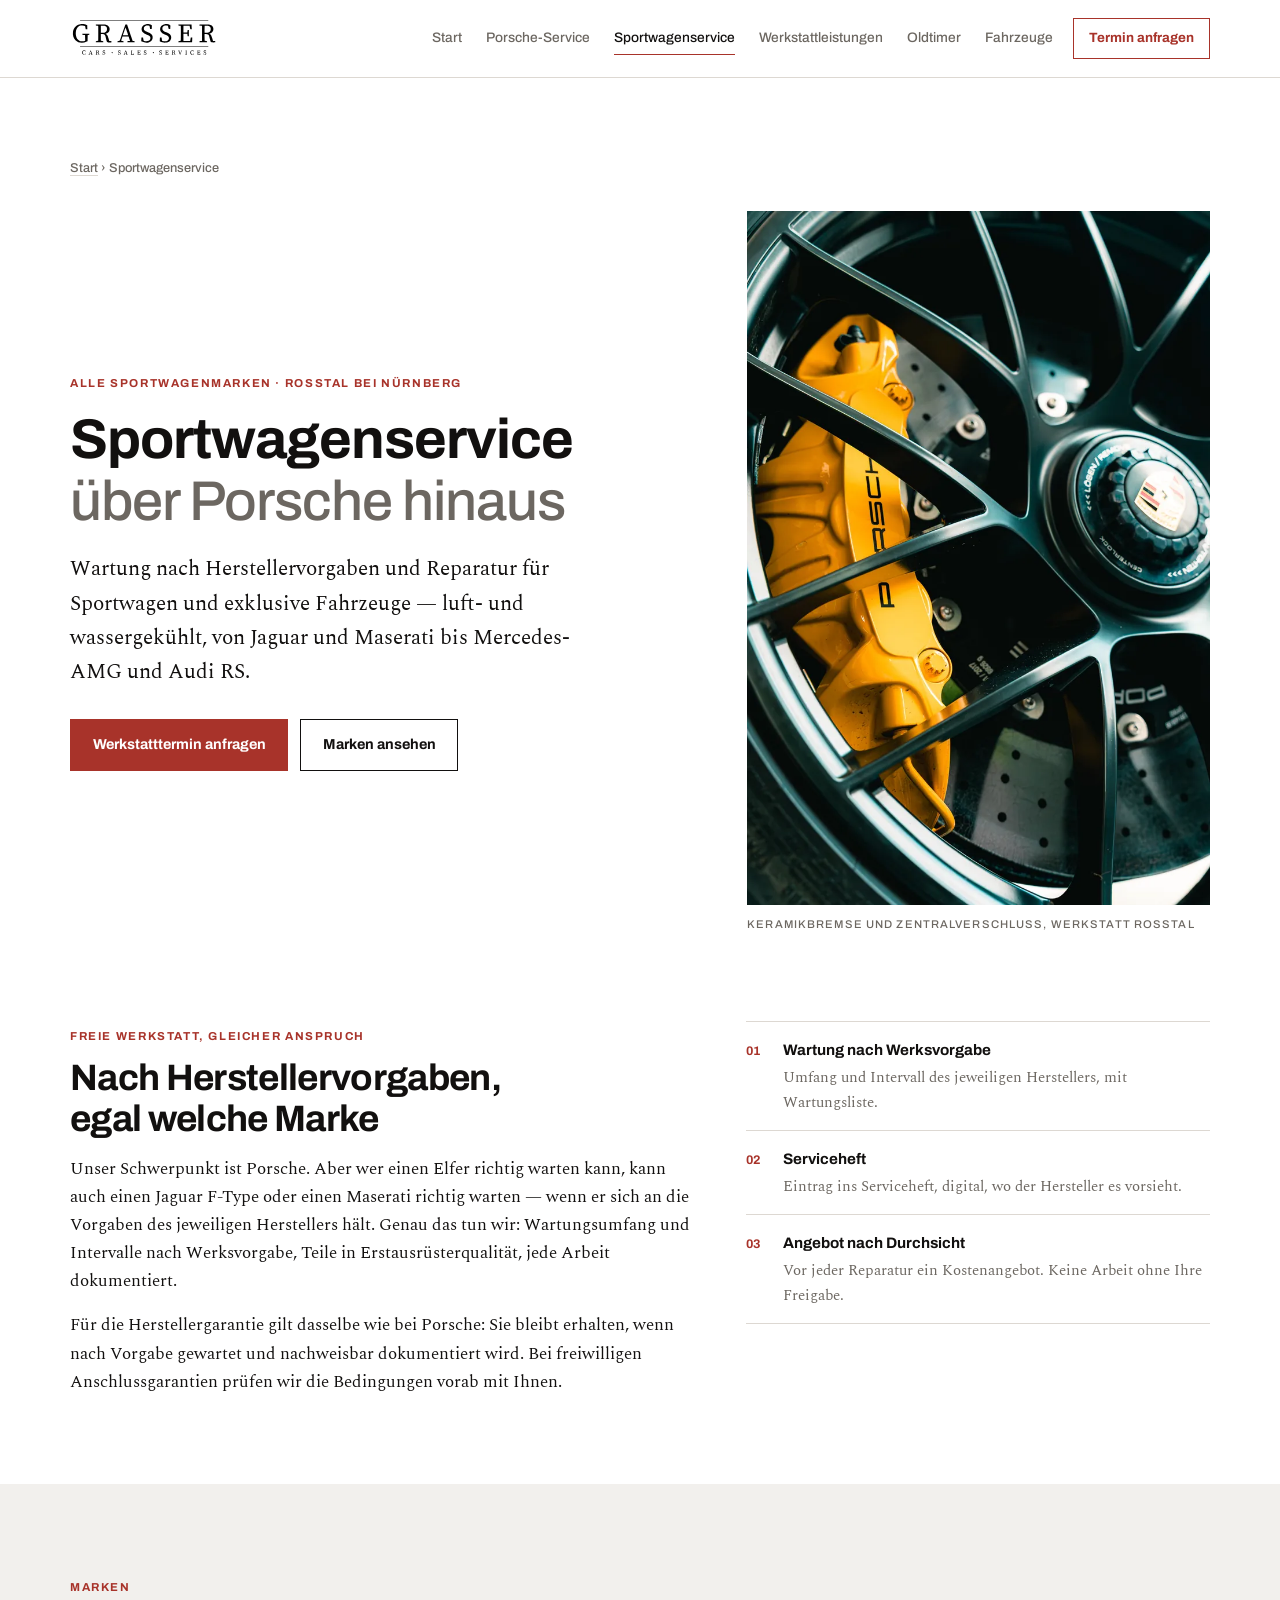
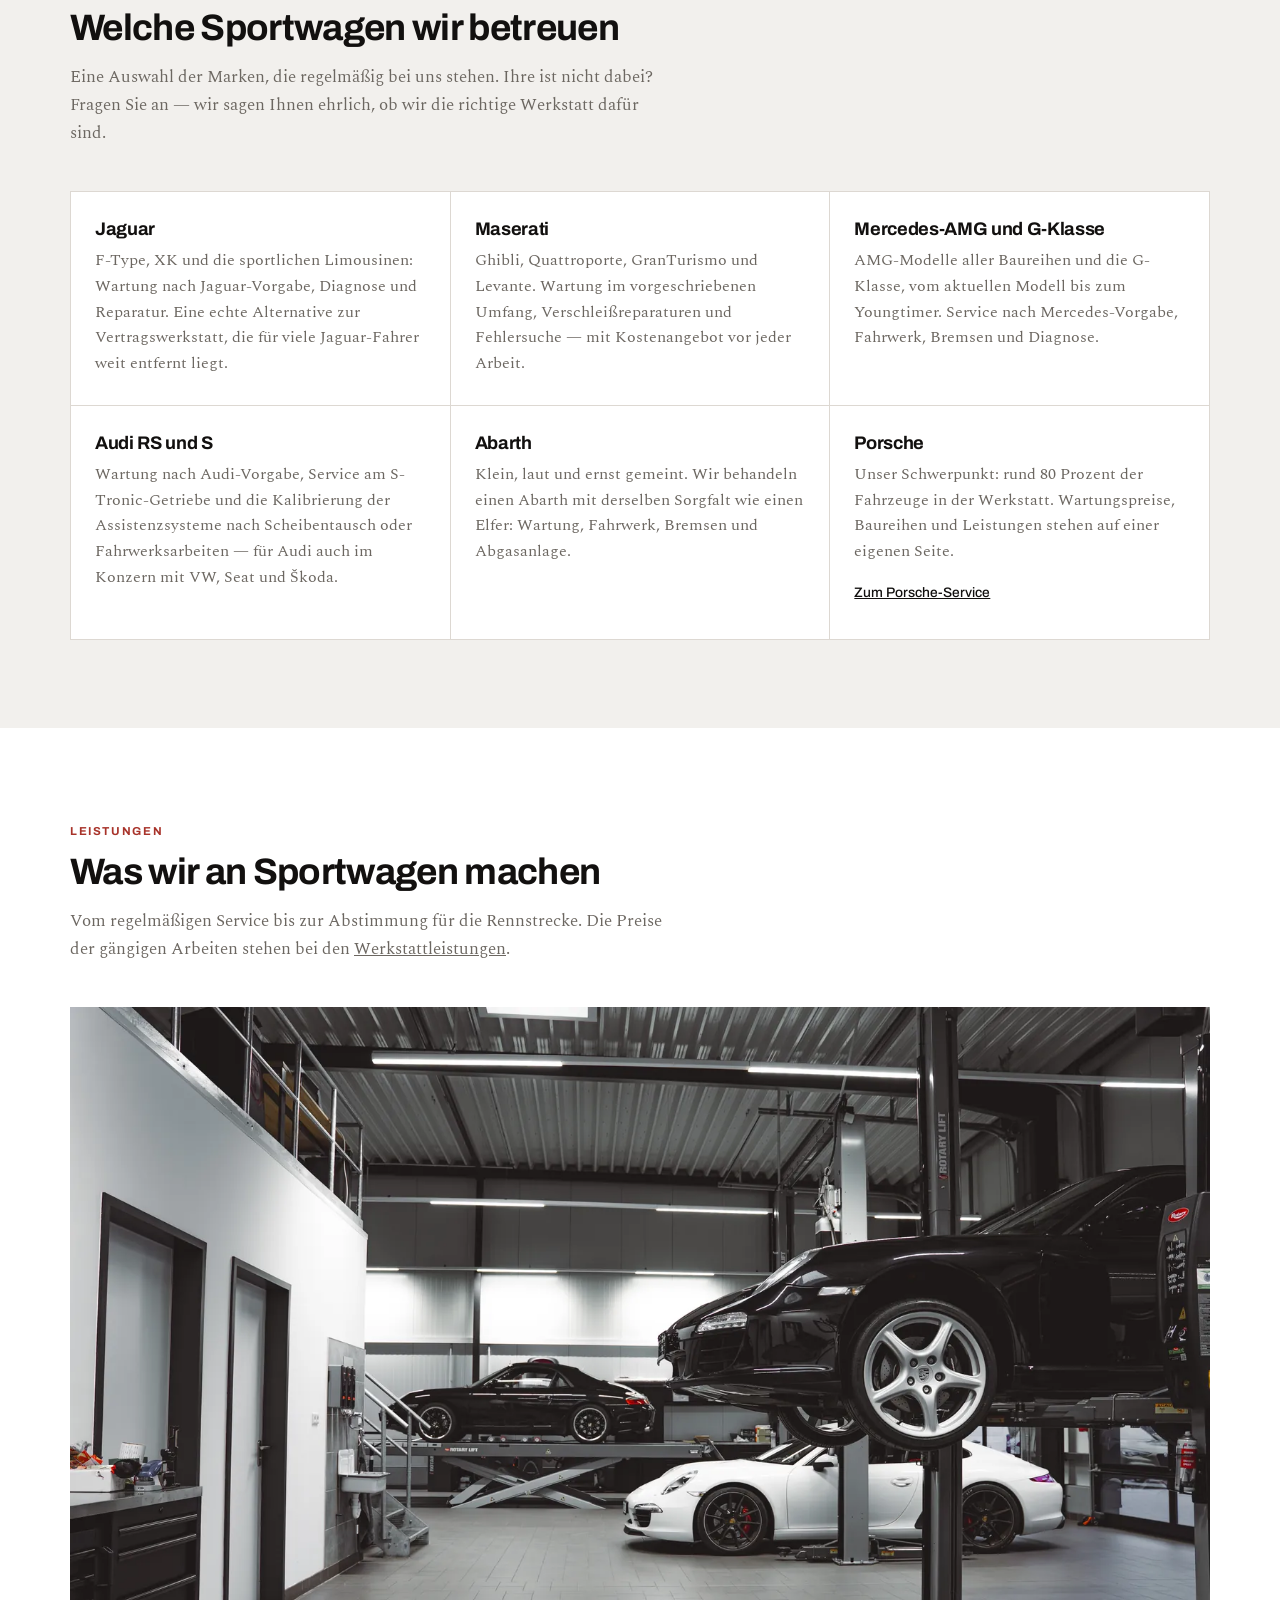
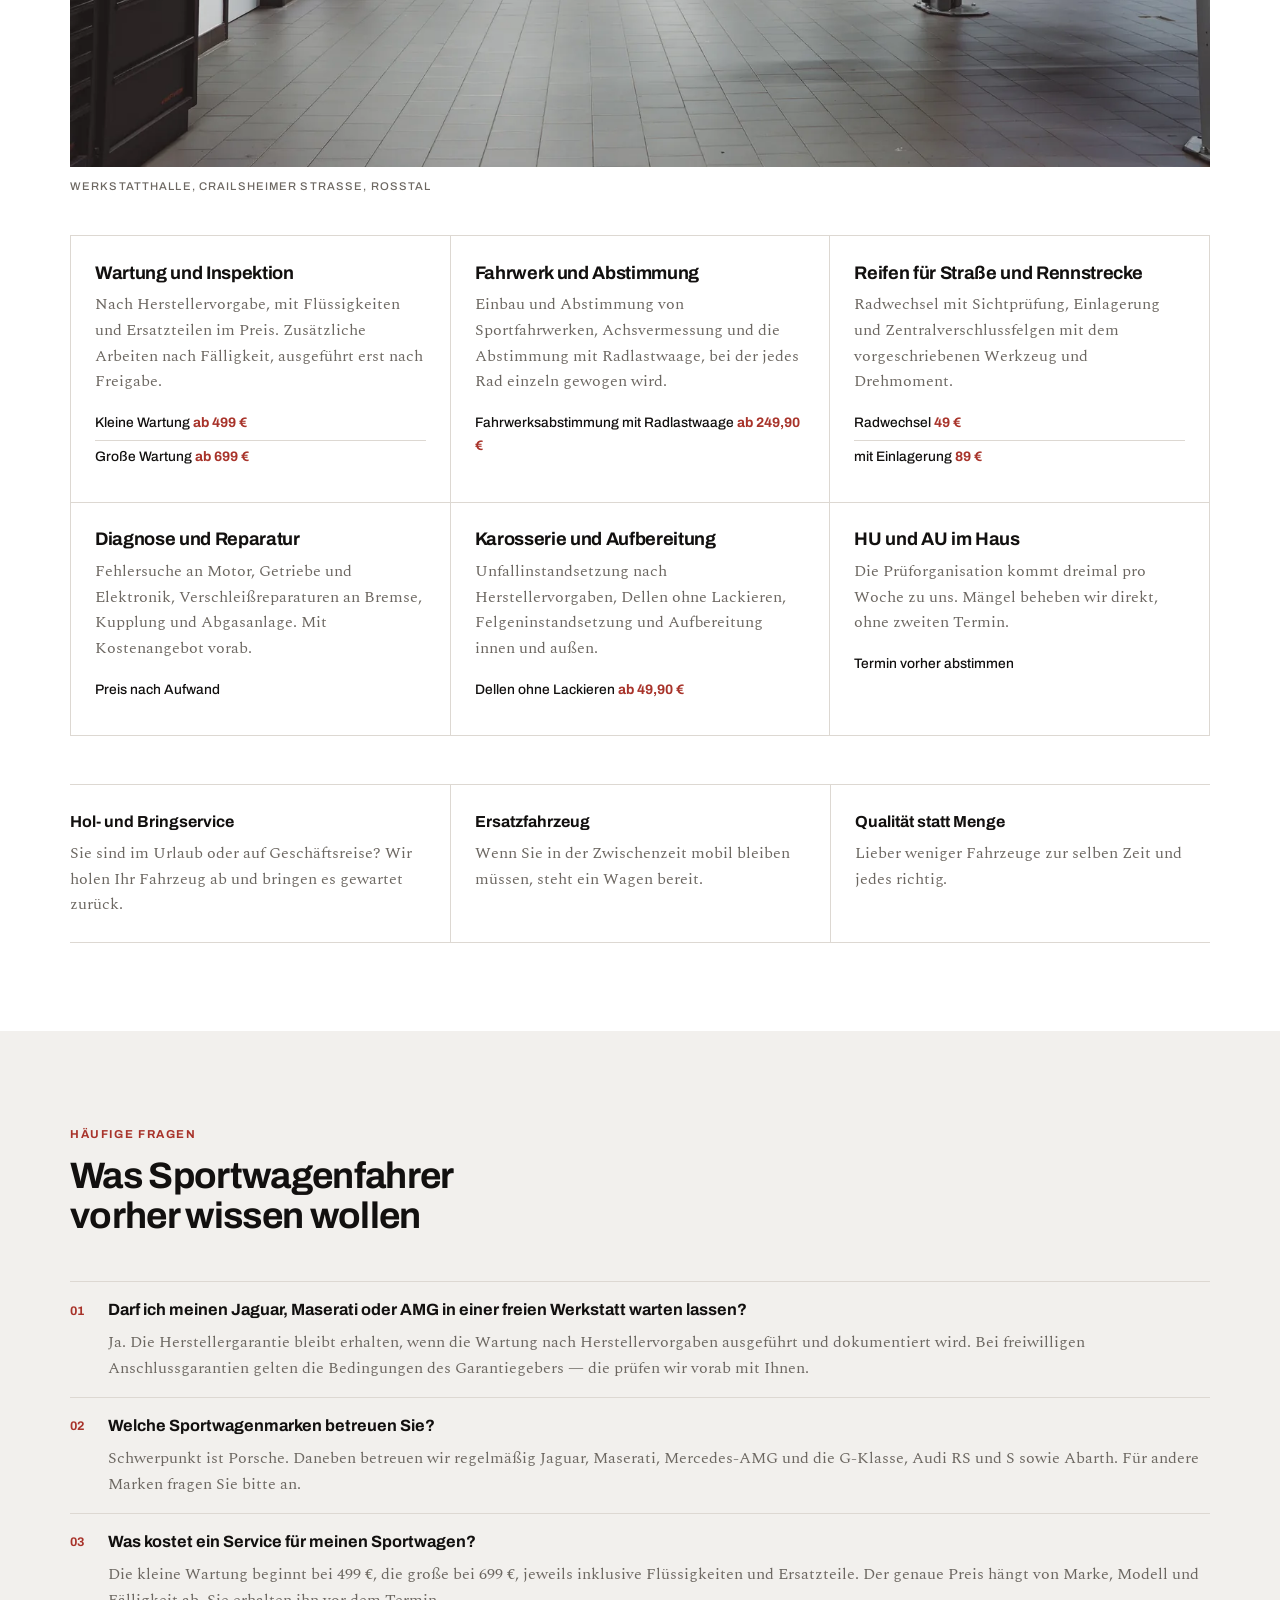
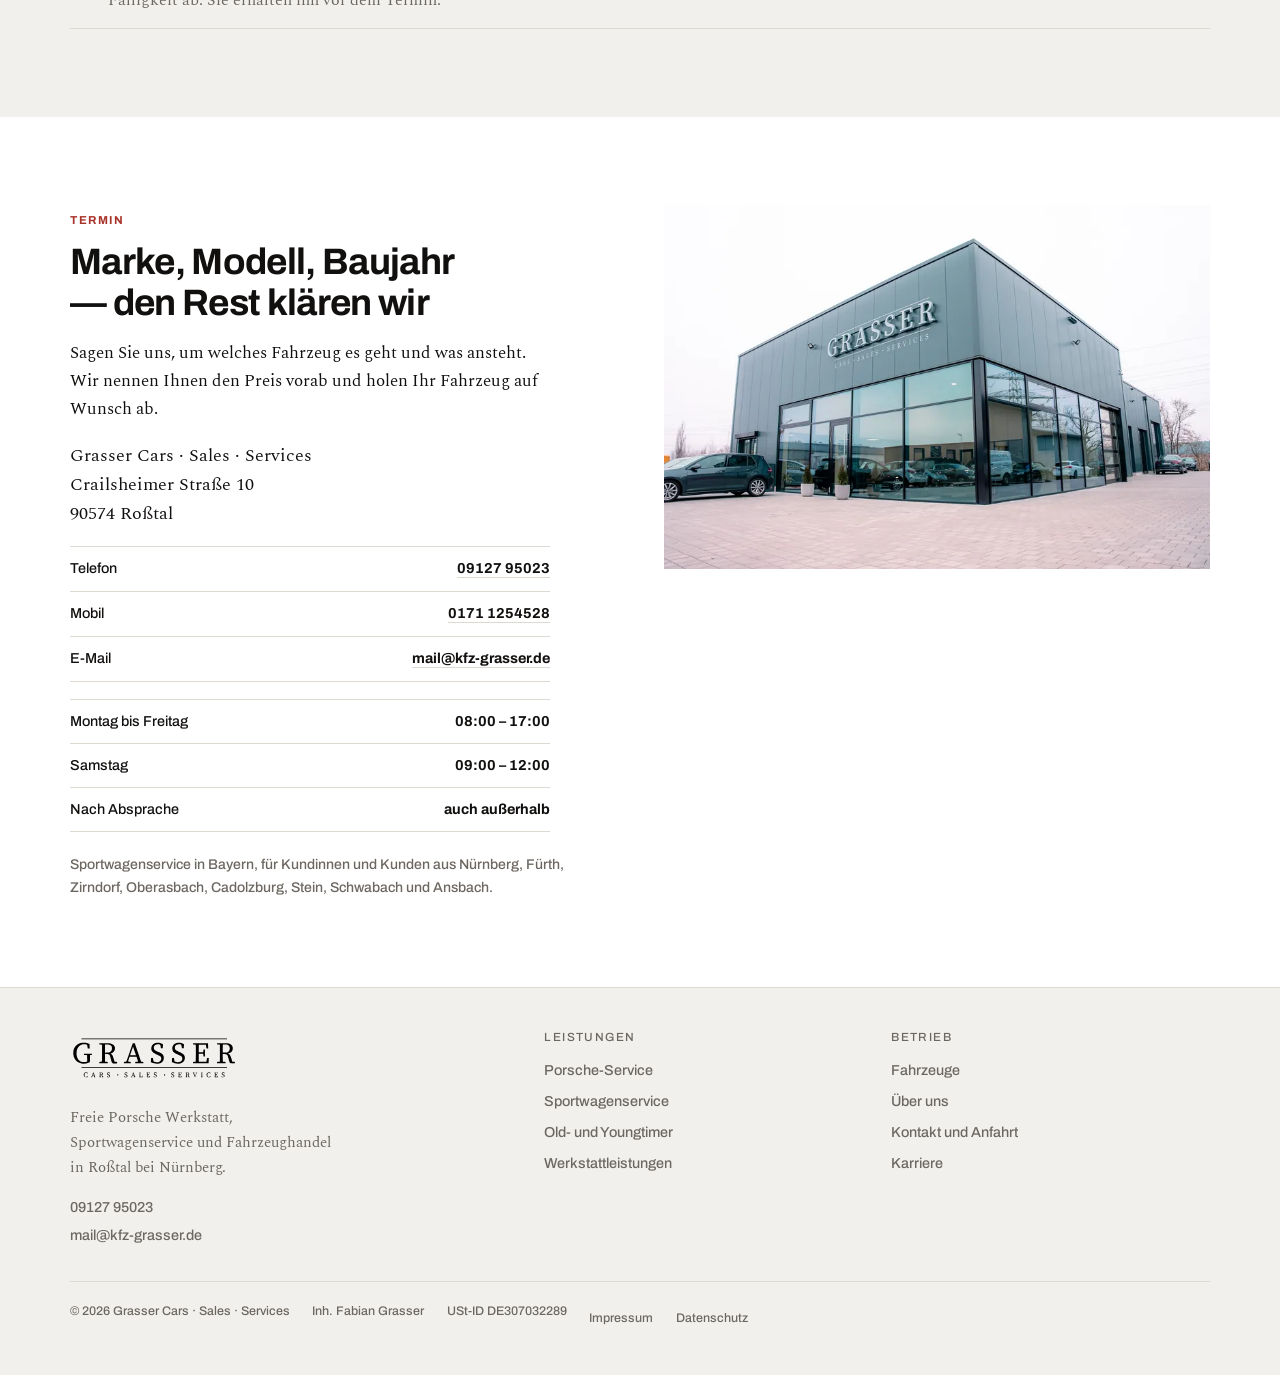
<file: relaunch/sportwagenservice.html>
<!doctype html>
<html lang="de">
<head>
<meta charset="utf-8">
<meta name="viewport" content="width=device-width, initial-scale=1, viewport-fit=cover">
<title>Sportwagenservice Nürnberg: Jaguar, Maserati, AMG, Audi RS | Grasser</title>
<meta name="description" content="Sportwagenservice in Roßtal bei Nürnberg: Wartung nach Herstellervorgaben und Reparatur für Jaguar, Maserati, Mercedes-AMG, G-Klasse, Audi RS und Abarth.">
<link rel="canonical" href="https://www.kfz-grasser.de/sportwagenservice.html">
<link rel="stylesheet" href="assets/stil.css">
<script src="assets/menue.js" defer></script>
<meta property="og:type" content="website">
<meta property="og:locale" content="de_DE">
<meta property="og:url" content="https://www.kfz-grasser.de/sportwagenservice.html">
<meta property="og:site_name" content="Grasser Cars · Sales · Services">
<meta property="og:title" content="Sportwagenservice in Roßtal bei Nürnberg">
<meta property="og:description" content="Wartung nach Herstellervorgaben und Reparatur für Jaguar, Maserati, Mercedes-AMG, G-Klasse, Audi RS und Abarth.">
<meta property="og:image" content="https://www.kfz-grasser.de/img/og-grasser-cars.jpg">
<meta name="twitter:card" content="summary_large_image">
<meta name="theme-color" content="#12100F">
</head>
<body>

<a class="sprung" href="#start">Zum Inhalt springen</a>

<header class="kopf">
  <div class="innen">
    <a class="marke" href="index.html" aria-label="Grasser Cars Sales Services, zur Startseite">
      <img src="img/logo-grasser.svg" width="1708" height="632" alt="" aria-hidden="true">
    </a>
    <nav class="hauptnav" id="hauptnav" aria-label="Hauptnavigation">
      <a href="index.html">Start</a>
      <a href="porsche-service.html">Porsche-Service</a>
      <a href="sportwagenservice.html" aria-current="page">Sportwagenservice</a>
      <a href="werkstattleistungen.html">Werkstattleistungen</a>
      <a href="oldtimer-service.html">Oldtimer</a>
      <a href="index.html#fahrzeuge">Fahrzeuge</a>
    </nav>
    <a class="ruf" href="#anfrage">Termin anfragen</a>
    <button class="menue-knopf" type="button" aria-expanded="false" aria-controls="hauptnav" aria-label="Menü öffnen"><span></span><span></span><span></span></button>
  </div>
</header>

<main id="start">

  <section class="auftakt bahn">
    <div class="innen">
      <nav class="brotkrumen" aria-label="Brotkrumen">
        <a href="index.html">Start</a> <span aria-hidden="true">›</span> <span>Sportwagenservice</span>
      </nav>
      <div class="auftakt-raster">
        <div class="auftakt-text">
          <span class="eyebrow">Alle Sportwagenmarken · Roßtal bei Nürnberg</span>
          <h1>Sportwagenservice<span class="hell">über Porsche hinaus</span></h1>
          <p class="lede">Wartung nach Herstellervorgaben und Reparatur für Sportwagen und exklusive Fahrzeuge — luft- und wassergekühlt, von Jaguar und Maserati bis Mercedes-AMG und Audi RS.</p>
          <div class="cta-reihe">
            <a class="knopf" href="#anfrage">Werkstatttermin anfragen</a>
            <a class="knopf zweit" href="#marken">Marken ansehen</a>
          </div>
        </div>
        <figure class="auftakt-bild" style="margin:0">
          <img src="img/porsche-keramikbremse-zentralverschluss-800.webp"
               srcset="img/porsche-keramikbremse-zentralverschluss-400.webp 400w, img/porsche-keramikbremse-zentralverschluss-800.webp 800w"
               sizes="(max-width:899px) 100vw, 42vw" width="800" height="1198" fetchpriority="high" decoding="async"
               alt="Gelber Keramikbremssattel hinter einer Leichtmetallfelge mit Zentralverschluss">
          <figcaption class="bildnote">Keramikbremse und Zentralverschluss, Werkstatt Roßtal</figcaption>
        </figure>
      </div>
    </div>
  </section>

  <section class="block" id="anspruch">
    <div class="innen">
      <div class="garantie">
        <div class="garantie-text">
          <span class="eyebrow">Freie Werkstatt, gleicher Anspruch</span>
          <h2 style="font-size:clamp(1.6rem,3.4vw,2.3rem);margin:.55rem 0 1rem">Nach Herstellervorgaben, egal welche Marke</h2>
          <p>Unser Schwerpunkt ist Porsche. Aber wer einen Elfer richtig warten kann, kann auch einen Jaguar F-Type oder einen Maserati richtig warten — wenn er sich an die Vorgaben des jeweiligen Herstellers hält. Genau das tun wir: Wartungsumfang und Intervalle nach Werksvorgabe, Teile in Erstausrüsterqualität, jede Arbeit dokumentiert.</p>
          <p>Für die Herstellergarantie gilt dasselbe wie bei Porsche: Sie bleibt erhalten, wenn nach Vorgabe gewartet und nachweisbar dokumentiert wird. Bei freiwilligen Anschlussgarantien prüfen wir die Bedingungen vorab mit Ihnen.</p>
        </div>
        <ul class="beleg">
          <li><span class="nr">01</span><div><b>Wartung nach Werksvorgabe</b><p>Umfang und Intervall des jeweiligen Herstellers, mit Wartungsliste.</p></div></li>
          <li><span class="nr">02</span><div><b>Serviceheft</b><p>Eintrag ins Serviceheft, digital, wo der Hersteller es vorsieht.</p></div></li>
          <li><span class="nr">03</span><div><b>Angebot nach Durchsicht</b><p>Vor jeder Reparatur ein Kostenangebot. Keine Arbeit ohne Ihre Freigabe.</p></div></li>
        </ul>
      </div>
    </div>
  </section>

  <section class="block warm" id="marken">
    <div class="innen">
      <div class="kopfzeile">
        <span class="eyebrow">Marken</span>
        <h2>Welche Sportwagen wir betreuen</h2>
        <p>Eine Auswahl der Marken, die regelmäßig bei uns stehen. Ihre ist nicht dabei? Fragen Sie an — wir sagen Ihnen ehrlich, ob wir die richtige Werkstatt dafür sind.</p>
      </div>
      <div class="leistungen">
        <article class="karte" id="jaguar">
          <h3>Jaguar</h3>
          <p>F-Type, XK und die sportlichen Limousinen: Wartung nach Jaguar-Vorgabe, Diagnose und Reparatur. Eine echte Alternative zur Vertragswerkstatt, die für viele Jaguar-Fahrer weit entfernt liegt.</p>
        </article>
        <article class="karte" id="maserati">
          <h3>Maserati</h3>
          <p>Ghibli, Quattroporte, GranTurismo und Levante. Wartung im vorgeschriebenen Umfang, Verschleißreparaturen und Fehlersuche — mit Kostenangebot vor jeder Arbeit.</p>
        </article>
        <article class="karte" id="mercedes-amg">
          <h3>Mercedes-AMG und G-Klasse</h3>
          <p>AMG-Modelle aller Baureihen und die G-Klasse, vom aktuellen Modell bis zum Youngtimer. Service nach Mercedes-Vorgabe, Fahrwerk, Bremsen und Diagnose.</p>
        </article>
        <article class="karte" id="audi-rs">
          <h3>Audi RS und S</h3>
          <p>Wartung nach Audi-Vorgabe, Service am S-Tronic-Getriebe und die Kalibrierung der Assistenzsysteme nach Scheibentausch oder Fahrwerksarbeiten — für Audi auch im Konzern mit VW, Seat und Škoda.</p>
        </article>
        <article class="karte" id="abarth">
          <h3>Abarth</h3>
          <p>Klein, laut und ernst gemeint. Wir behandeln einen Abarth mit derselben Sorgfalt wie einen Elfer: Wartung, Fahrwerk, Bremsen und Abgasanlage.</p>
        </article>
        <article class="karte" id="porsche">
          <h3>Porsche</h3>
          <p>Unser Schwerpunkt: rund 80 Prozent der Fahrzeuge in der Werkstatt. Wartungspreise, Baureihen und Leistungen stehen auf einer eigenen Seite.</p>
          <ul><li><a href="porsche-service.html">Zum Porsche-Service</a></li></ul>
        </article>
      </div>
    </div>
  </section>

  <section class="block" id="leistungen">
    <div class="innen">
      <div class="kopfzeile">
        <span class="eyebrow">Leistungen</span>
        <h2>Was wir an Sportwagen machen</h2>
        <p>Vom regelmäßigen Service bis zur Abstimmung für die Rennstrecke. Die Preise der gängigen Arbeiten stehen bei den <a href="werkstattleistungen.html#preise">Werkstattleistungen</a>.</p>
      </div>
      <figure class="breitbild">
        <img src="img/sportwagen-werkstatt-rosstal-halle-1600.webp"
             srcset="img/sportwagen-werkstatt-rosstal-halle-800.webp 800w, img/sportwagen-werkstatt-rosstal-halle-1600.webp 1600w"
             sizes="(max-width:1199px) 100vw, 1140px" width="1600" height="1067" loading="lazy" decoding="async"
             alt="Werkstatthalle in Roßtal mit Sportwagen auf Hebebühne und Scherenbühne">
        <figcaption class="bildnote">Werkstatthalle, Crailsheimer Straße, Roßtal</figcaption>
      </figure>
      <div class="leistungen">
        <article class="karte">
          <h3>Wartung und Inspektion</h3>
          <p>Nach Herstellervorgabe, mit Flüssigkeiten und Ersatzteilen im Preis. Zusätzliche Arbeiten nach Fälligkeit, ausgeführt erst nach Freigabe.</p>
          <ul>
            <li>Kleine Wartung <span class="preis">ab 499 €</span></li>
            <li>Große Wartung <span class="preis">ab 699 €</span></li>
          </ul>
        </article>
        <article class="karte">
          <h3>Fahrwerk und Abstimmung</h3>
          <p>Einbau und Abstimmung von Sportfahrwerken, Achsvermessung und die Abstimmung mit Radlastwaage, bei der jedes Rad einzeln gewogen wird.</p>
          <ul><li>Fahrwerksabstimmung mit Radlastwaage <span class="preis">ab 249,90 €</span></li></ul>
        </article>
        <article class="karte">
          <h3>Reifen für Straße und Rennstrecke</h3>
          <p>Radwechsel mit Sichtprüfung, Einlagerung und Zentralverschlussfelgen mit dem vorgeschriebenen Werkzeug und Drehmoment.</p>
          <ul>
            <li>Radwechsel <span class="preis">49 €</span></li>
            <li>mit Einlagerung <span class="preis">89 €</span></li>
          </ul>
        </article>
        <article class="karte">
          <h3>Diagnose und Reparatur</h3>
          <p>Fehlersuche an Motor, Getriebe und Elektronik, Verschleißreparaturen an Bremse, Kupplung und Abgasanlage. Mit Kostenangebot vorab.</p>
          <ul><li>Preis nach Aufwand</li></ul>
        </article>
        <article class="karte">
          <h3>Karosserie und Aufbereitung</h3>
          <p>Unfallinstandsetzung nach Herstellervorgaben, Dellen ohne Lackieren, Felgeninstandsetzung und Aufbereitung innen und außen.</p>
          <ul><li>Dellen ohne Lackieren <span class="preis">ab 49,90 €</span></li></ul>
        </article>
        <article class="karte">
          <h3>HU und AU im Haus</h3>
          <p>Die Prüforganisation kommt dreimal pro Woche zu uns. Mängel beheben wir direkt, ohne zweiten Termin.</p>
          <ul><li>Termin vorher abstimmen</li></ul>
        </article>
      </div>
      <ul class="komfort" aria-label="Service rund um den Termin">
        <li><b>Hol- und Bringservice</b><p>Sie sind im Urlaub oder auf Geschäftsreise? Wir holen Ihr Fahrzeug ab und bringen es gewartet zurück.</p></li>
        <li><b>Ersatzfahrzeug</b><p>Wenn Sie in der Zwischenzeit mobil bleiben müssen, steht ein Wagen bereit.</p></li>
        <li><b>Qualität statt Menge</b><p>Lieber weniger Fahrzeuge zur selben Zeit und jedes richtig.</p></li>
      </ul>
    </div>
  </section>

  <section class="block warm" id="fragen">
    <div class="innen">
      <div class="kopfzeile">
        <span class="eyebrow">Häufige Fragen</span>
        <h2>Was Sportwagenfahrer vorher wissen wollen</h2>
      </div>
      <ul class="beleg fragen">
        <li><span class="nr">01</span><div><b>Darf ich meinen Jaguar, Maserati oder AMG in einer freien Werkstatt warten lassen?</b><p>Ja. Die Herstellergarantie bleibt erhalten, wenn die Wartung nach Herstellervorgaben ausgeführt und dokumentiert wird. Bei freiwilligen Anschlussgarantien gelten die Bedingungen des Garantiegebers — die prüfen wir vorab mit Ihnen.</p></div></li>
        <li><span class="nr">02</span><div><b>Welche Sportwagenmarken betreuen Sie?</b><p>Schwerpunkt ist Porsche. Daneben betreuen wir regelmäßig Jaguar, Maserati, Mercedes-AMG und die G-Klasse, Audi RS und S sowie Abarth. Für andere Marken fragen Sie bitte an.</p></div></li>
        <li><span class="nr">03</span><div><b>Was kostet ein Service für meinen Sportwagen?</b><p>Die kleine Wartung beginnt bei 499 €, die große bei 699 €, jeweils inklusive Flüssigkeiten und Ersatzteile. Der genaue Preis hängt von Marke, Modell und Fälligkeit ab. Sie erhalten ihn vor dem Termin.</p></div></li>
      </ul>
    </div>
  </section>

  <section class="block" id="anfrage">
    <div class="innen">
      <div class="kontakt">
        <div>
          <span class="eyebrow">Termin</span>
          <h2 style="font-size:clamp(1.6rem,3.4vw,2.3rem);margin:.55rem 0 1rem">Marke, Modell, Baujahr — den Rest klären wir</h2>
          <p style="max-width:52ch;margin-bottom:1.2rem">Sagen Sie uns, um welches Fahrzeug es geht und was ansteht. Wir nennen Ihnen den Preis vorab und holen Ihr Fahrzeug auf Wunsch ab.</p>
          <address class="adresse">
            Grasser Cars · Sales · Services<br>
            Crailsheimer Straße 10<br>
            90574 Roßtal
          </address>
          <ul class="zeiten kontaktwege" aria-label="Kontakt">
            <li><span>Telefon</span><a class="zahl" href="tel:+49912795023">09127 95023</a></li>
            <li><span>Mobil</span><a class="zahl" href="tel:+491711254528">0171 1254528</a></li>
            <li><span>E-Mail</span><a href="mailto:mail@kfz-grasser.de">mail@kfz-grasser.de</a></li>
          </ul>
          <ul class="zeiten">
            <li><span>Montag bis Freitag</span><span class="zahl">08:00 – 17:00</span></li>
            <li><span>Samstag</span><span class="zahl">09:00 – 12:00</span></li>
            <li><span>Nach Absprache</span><span>auch außerhalb</span></li>
          </ul>
          <p class="umkreis">Sportwagenservice in Bayern, für Kundinnen und Kunden aus Nürnberg, Fürth, Zirndorf, Oberasbach, Cadolzburg, Stein, Schwabach und Ansbach.</p>
        </div>
        <figure style="margin:0">
          <img src="img/grasser-gebaeude-rosstal-aussen-1600.webp"
               srcset="img/grasser-gebaeude-rosstal-aussen-800.webp 800w, img/grasser-gebaeude-rosstal-aussen-1600.webp 1600w"
               sizes="(max-width:899px) 100vw, 46vw" width="1600" height="1069" loading="lazy" decoding="async"
               style="aspect-ratio:3/2"
               alt="Betriebsgebäude von Grasser Cars Sales Services in Roßtal mit Schriftzug und Glasfassade">
        </figure>
      </div>
    </div>
  </section>

</main>

<footer class="fuss">
  <div class="innen">
    <div class="fuss-raster">
      <div>
        <img class="fuss-logo" src="img/logo-grasser.svg" width="1708" height="632" alt="Grasser Cars Sales Services">
        <p style="font-size:.95rem;color:var(--tinte-matt);max-width:34ch">Freie Porsche Werkstatt, Sportwagenservice und Fahrzeughandel in Roßtal bei Nürnberg.</p>
        <p class="fuss-kontakt"><a href="tel:+49912795023">09127 95023</a><br><a href="mailto:mail@kfz-grasser.de">mail@kfz-grasser.de</a></p>
      </div>
      <nav aria-label="Leistungen">
        <p class="fuss-titel">Leistungen</p>
        <ul>
          <li><a href="porsche-service.html">Porsche-Service</a></li>
          <li><a href="sportwagenservice.html">Sportwagenservice</a></li>
          <li><a href="oldtimer-service.html">Old- und Youngtimer</a></li>
          <li><a href="werkstattleistungen.html">Werkstattleistungen</a></li>
        </ul>
      </nav>
      <nav aria-label="Betrieb">
        <p class="fuss-titel">Betrieb</p>
        <ul>
          <li><a href="index.html#fahrzeuge">Fahrzeuge</a></li>
          <li><a href="ueber-uns.html">Über uns</a></li>
          <li><a href="kontakt.html">Kontakt und Anfahrt</a></li>
          <li><a href="karriere.html">Karriere</a></li>
        </ul>
      </nav>
    </div>
    <div class="fuss-zeile">
      <span>© 2026 Grasser Cars · Sales · Services</span>
      <span>Inh. Fabian Grasser</span>
      <span>USt-ID DE307032289</span>
      <a href="impressum.html">Impressum</a>
      <a href="datenschutz.html">Datenschutz</a>
    </div>
  </div>
</footer>

<script type="application/ld+json">
{
  "@context": "https://schema.org",
  "@graph": [
    {
      "@type": "BreadcrumbList",
      "itemListElement": [
        {"@type": "ListItem", "position": 1, "name": "Start", "item": "https://www.kfz-grasser.de/"},
        {"@type": "ListItem", "position": 2, "name": "Sportwagenservice", "item": "https://www.kfz-grasser.de/sportwagenservice.html"}
      ]
    },
    {
      "@type": "Service",
      "@id": "https://www.kfz-grasser.de/sportwagenservice.html#service",
      "name": "Sportwagenservice",
      "serviceType": "Sportwagenservice",
      "description": "Wartung nach Herstellervorgaben, Diagnose und Reparatur für Sportwagen und exklusive Fahrzeuge, unter anderem Jaguar, Maserati, Mercedes-AMG, Mercedes G-Klasse, Audi RS und S, Abarth und Porsche.",
      "provider": {"@id": "https://www.kfz-grasser.de/#betrieb"},
      "brand": [
        {"@type": "Brand", "name": "Jaguar"},
        {"@type": "Brand", "name": "Maserati"},
        {"@type": "Brand", "name": "Mercedes-AMG"},
        {"@type": "Brand", "name": "Audi"},
        {"@type": "Brand", "name": "Abarth"},
        {"@type": "Brand", "name": "Porsche"}
      ],
      "areaServed": [
        {"@type": "City", "name": "Roßtal"},
        {"@type": "City", "name": "Nürnberg"},
        {"@type": "City", "name": "Fürth"},
        {"@type": "City", "name": "Zirndorf"},
        {"@type": "City", "name": "Oberasbach"},
        {"@type": "City", "name": "Cadolzburg"},
        {"@type": "City", "name": "Stein"},
        {"@type": "City", "name": "Ansbach"},
        {"@type": "State", "name": "Bayern"}
      ]
    },
    {
      "@type": "AutoRepair",
      "@id": "https://www.kfz-grasser.de/#betrieb",
      "name": "Grasser Cars · Sales · Services",
      "url": "https://www.kfz-grasser.de/",
      "telephone": "+49 9127 95023",
      "email": "mail@kfz-grasser.de",
      "address": {
        "@type": "PostalAddress",
        "streetAddress": "Crailsheimer Straße 10",
        "postalCode": "90574",
        "addressLocality": "Roßtal",
        "addressRegion": "Bayern",
        "addressCountry": "DE"
      }
    },
    {
      "@type": "FAQPage",
      "@id": "https://www.kfz-grasser.de/sportwagenservice.html#faq",
      "mainEntity": [
        {"@type": "Question", "name": "Darf ich meinen Jaguar, Maserati oder AMG in einer freien Werkstatt warten lassen?", "acceptedAnswer": {"@type": "Answer", "text": "Ja. Die Herstellergarantie bleibt erhalten, wenn die Wartung nach Herstellervorgaben ausgeführt und dokumentiert wird. Bei freiwilligen Anschlussgarantien gelten die Bedingungen des Garantiegebers."}},
        {"@type": "Question", "name": "Welche Sportwagenmarken betreut Grasser?", "acceptedAnswer": {"@type": "Answer", "text": "Schwerpunkt ist Porsche. Daneben werden regelmäßig Jaguar, Maserati, Mercedes-AMG und die G-Klasse, Audi RS und S sowie Abarth betreut. Andere Marken auf Anfrage."}},
        {"@type": "Question", "name": "Was kostet ein Service für einen Sportwagen bei Grasser?", "acceptedAnswer": {"@type": "Answer", "text": "Die kleine Wartung beginnt bei 499 Euro, die große bei 699 Euro, jeweils inklusive Flüssigkeiten und Ersatzteile. Der genaue Preis hängt von Marke, Modell und Fälligkeit ab und wird vor dem Termin genannt."}}
      ]
    }
  ]
}
</script>

</body>
</html>
</file>
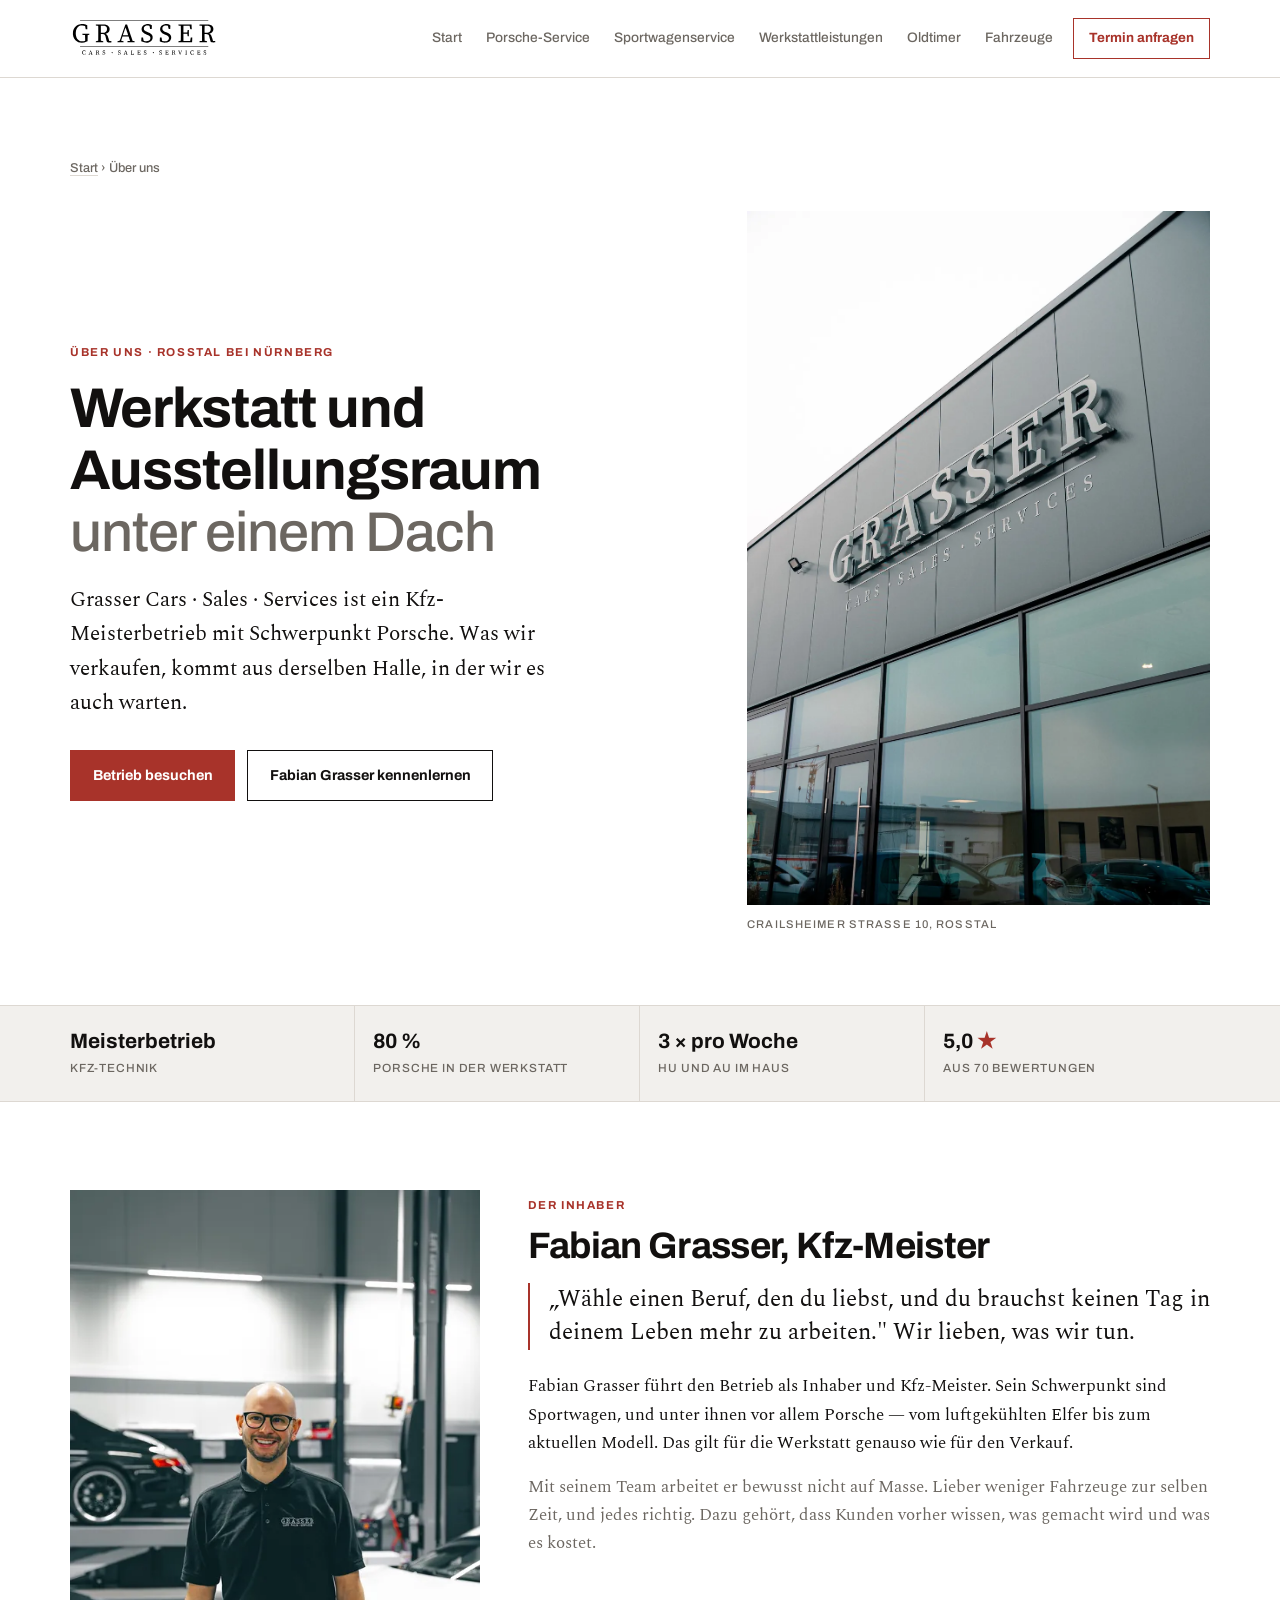
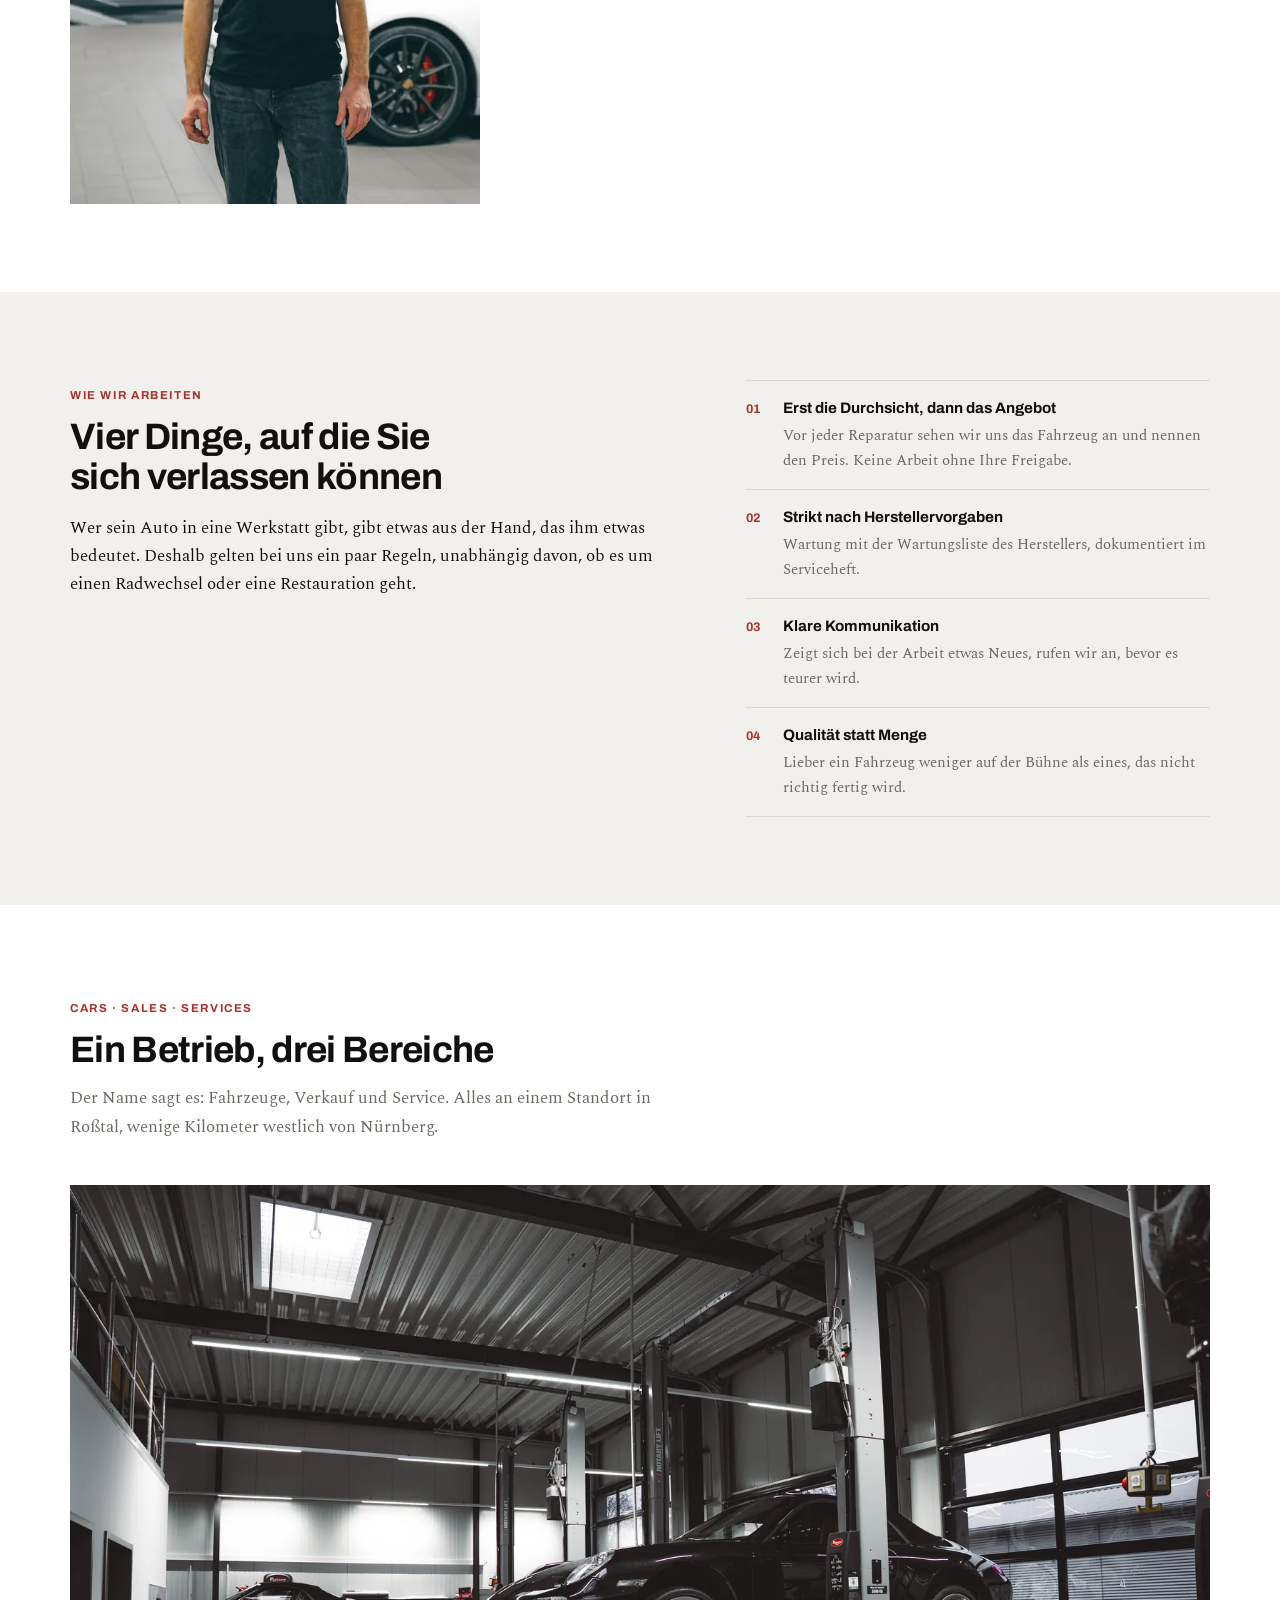
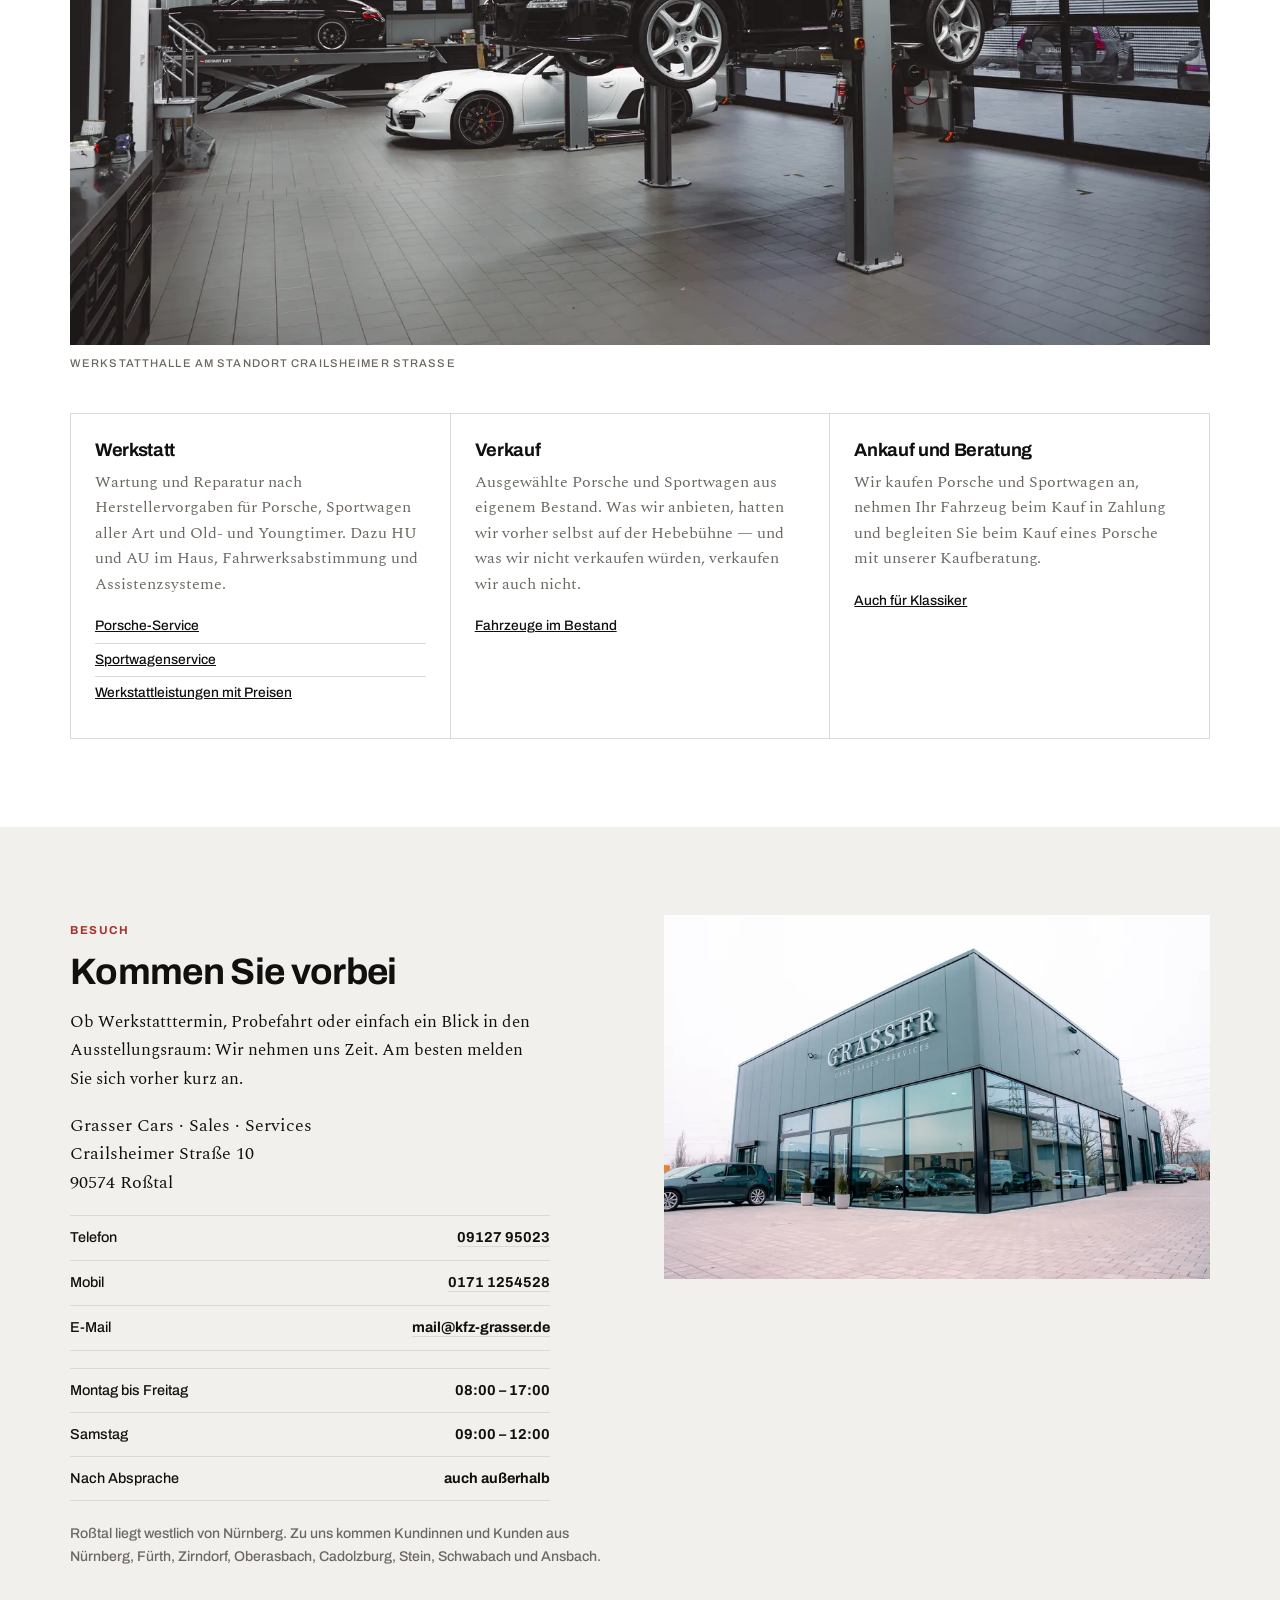
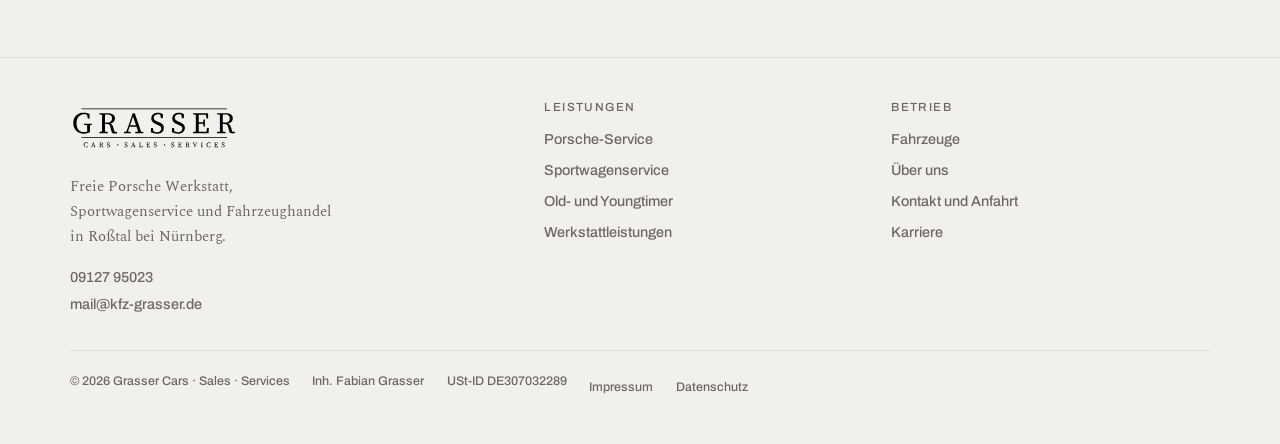
<file: relaunch/ueber-uns.html>
<!doctype html>
<html lang="de">
<head>
<meta charset="utf-8">
<meta name="viewport" content="width=device-width, initial-scale=1, viewport-fit=cover">
<title>Über uns: Fabian Grasser, Kfz-Meister in Roßtal | Grasser Cars</title>
<meta name="description" content="Grasser Cars · Sales · Services in Roßtal bei Nürnberg: Kfz-Meisterbetrieb von Fabian Grasser. Werkstatt und Ausstellungsraum unter einem Dach, Schwerpunkt Porsche.">
<link rel="canonical" href="https://www.kfz-grasser.de/ueber-uns.html">
<link rel="stylesheet" href="assets/stil.css">
<script src="assets/menue.js" defer></script>
<meta property="og:type" content="website">
<meta property="og:locale" content="de_DE">
<meta property="og:url" content="https://www.kfz-grasser.de/ueber-uns.html">
<meta property="og:site_name" content="Grasser Cars · Sales · Services">
<meta property="og:title" content="Über uns — Grasser Cars in Roßtal bei Nürnberg">
<meta property="og:description" content="Kfz-Meisterbetrieb von Fabian Grasser. Werkstatt und Ausstellungsraum unter einem Dach, Schwerpunkt Porsche.">
<meta property="og:image" content="https://www.kfz-grasser.de/img/og-grasser-cars.jpg">
<meta name="twitter:card" content="summary_large_image">
<meta name="theme-color" content="#12100F">
</head>
<body>

<a class="sprung" href="#start">Zum Inhalt springen</a>

<header class="kopf">
  <div class="innen">
    <a class="marke" href="index.html" aria-label="Grasser Cars Sales Services, zur Startseite">
      <img src="img/logo-grasser.svg" width="1708" height="632" alt="" aria-hidden="true">
    </a>
    <nav class="hauptnav" id="hauptnav" aria-label="Hauptnavigation">
      <a href="index.html">Start</a>
      <a href="porsche-service.html">Porsche-Service</a>
      <a href="sportwagenservice.html">Sportwagenservice</a>
      <a href="werkstattleistungen.html">Werkstattleistungen</a>
      <a href="oldtimer-service.html">Oldtimer</a>
      <a href="index.html#fahrzeuge">Fahrzeuge</a>
    </nav>
    <a class="ruf" href="#anfrage">Termin anfragen</a>
    <button class="menue-knopf" type="button" aria-expanded="false" aria-controls="hauptnav" aria-label="Menü öffnen"><span></span><span></span><span></span></button>
  </div>
</header>

<main id="start">

  <section class="auftakt bahn">
    <div class="innen">
      <nav class="brotkrumen" aria-label="Brotkrumen">
        <a href="index.html">Start</a> <span aria-hidden="true">›</span> <span>Über uns</span>
      </nav>
      <div class="auftakt-raster">
        <div class="auftakt-text">
          <span class="eyebrow">Über uns · Roßtal bei Nürnberg</span>
          <h1>Werkstatt und Ausstellungsraum<span class="hell">unter einem Dach</span></h1>
          <p class="lede">Grasser Cars · Sales · Services ist ein Kfz-Meisterbetrieb mit Schwerpunkt Porsche. Was wir verkaufen, kommt aus derselben Halle, in der wir es auch warten.</p>
          <div class="cta-reihe">
            <a class="knopf" href="#anfrage">Betrieb besuchen</a>
            <a class="knopf zweit" href="#inhaber">Fabian Grasser kennenlernen</a>
          </div>
        </div>
        <figure class="auftakt-bild" style="margin:0">
          <img src="img/grasser-schriftzug-fassade-1067.webp"
               srcset="img/grasser-schriftzug-fassade-534.webp 534w, img/grasser-schriftzug-fassade-1067.webp 1067w"
               sizes="(max-width:899px) 100vw, 42vw" width="1067" height="1600" fetchpriority="high" decoding="async"
               alt="Schriftzug Grasser an der Fassade des Betriebsgebäudes in Roßtal, von unten fotografiert">
          <figcaption class="bildnote">Crailsheimer Straße 10, Roßtal</figcaption>
        </figure>
      </div>
    </div>
    <div class="leiste">
      <div class="innen">
        <div class="leiste-feld"><div class="leiste-wert">Meister&shy;betrieb</div><div class="leiste-bez">Kfz-Technik</div></div>
        <div class="leiste-feld"><div class="leiste-wert zahl">80 %</div><div class="leiste-bez">Porsche in der Werkstatt</div></div>
        <div class="leiste-feld"><div class="leiste-wert zahl">3 × pro Woche</div><div class="leiste-bez">HU und AU im Haus</div></div>
        <div class="leiste-feld"><div class="leiste-wert zahl">5,0 <span class="stern" aria-hidden="true">★</span></div><div class="leiste-bez">aus 70 Bewertungen</div></div>
      </div>
    </div>
  </section>

  <section class="block" id="inhaber">
    <div class="innen">
      <div class="betrieb">
        <figure style="margin:0">
          <img src="img/fabian-grasser-kfz-meister-rosstal-1067.webp"
               srcset="img/fabian-grasser-kfz-meister-rosstal-534.webp 534w, img/fabian-grasser-kfz-meister-rosstal-1067.webp 1067w"
               sizes="(max-width:899px) 100vw, 32vw" width="1067" height="1600" loading="lazy" decoding="async"
               alt="Fabian Grasser, Kfz-Meister und Inhaber, in der Werkstatthalle in Roßtal vor Porsche 911 auf Hebebühne und Scherenbühne">
        </figure>
        <div class="betrieb-text">
          <span class="eyebrow">Der Inhaber</span>
          <h2 style="font-size:clamp(1.6rem,3.4vw,2.3rem);margin:.55rem 0 1rem">Fabian Grasser, Kfz-Meister</h2>
          <blockquote class="zitat">„Wähle einen Beruf, den du liebst, und du brauchst keinen Tag in deinem Leben mehr zu arbeiten." Wir lieben, was wir tun.</blockquote>
          <p>Fabian Grasser führt den Betrieb als Inhaber und Kfz-Meister. Sein Schwerpunkt sind Sportwagen, und unter ihnen vor allem Porsche — vom luftgekühlten Elfer bis zum aktuellen Modell. Das gilt für die Werkstatt genauso wie für den Verkauf.</p>
          <p>Mit seinem Team arbeitet er bewusst nicht auf Masse. Lieber weniger Fahrzeuge zur selben Zeit, und jedes richtig. Dazu gehört, dass Kunden vorher wissen, was gemacht wird und was es kostet.</p>
        </div>
      </div>
    </div>
  </section>

  <section class="block warm" id="haltung">
    <div class="innen">
      <div class="garantie">
        <div class="garantie-text">
          <span class="eyebrow">Wie wir arbeiten</span>
          <h2 style="font-size:clamp(1.6rem,3.4vw,2.3rem);margin:.55rem 0 1rem">Vier Dinge, auf die Sie sich verlassen können</h2>
          <p>Wer sein Auto in eine Werkstatt gibt, gibt etwas aus der Hand, das ihm etwas bedeutet. Deshalb gelten bei uns ein paar Regeln, unabhängig davon, ob es um einen Radwechsel oder eine Restauration geht.</p>
        </div>
        <ul class="beleg">
          <li><span class="nr">01</span><div><b>Erst die Durchsicht, dann das Angebot</b><p>Vor jeder Reparatur sehen wir uns das Fahrzeug an und nennen den Preis. Keine Arbeit ohne Ihre Freigabe.</p></div></li>
          <li><span class="nr">02</span><div><b>Strikt nach Herstellervorgaben</b><p>Wartung mit der Wartungsliste des Herstellers, dokumentiert im Serviceheft.</p></div></li>
          <li><span class="nr">03</span><div><b>Klare Kommunikation</b><p>Zeigt sich bei der Arbeit etwas Neues, rufen wir an, bevor es teurer wird.</p></div></li>
          <li><span class="nr">04</span><div><b>Qualität statt Menge</b><p>Lieber ein Fahrzeug weniger auf der Bühne als eines, das nicht richtig fertig wird.</p></div></li>
        </ul>
      </div>
    </div>
  </section>

  <section class="block" id="bereiche">
    <div class="innen">
      <div class="kopfzeile">
        <span class="eyebrow">Cars · Sales · Services</span>
        <h2>Ein Betrieb, drei Bereiche</h2>
        <p>Der Name sagt es: Fahrzeuge, Verkauf und Service. Alles an einem Standort in Roßtal, wenige Kilometer westlich von Nürnberg.</p>
      </div>
      <figure class="breitbild">
        <img src="img/werkstatthalle-rosstal-weit-1600.webp"
             srcset="img/werkstatthalle-rosstal-weit-800.webp 800w, img/werkstatthalle-rosstal-weit-1600.webp 1600w"
             sizes="(max-width:1199px) 100vw, 1140px" width="1600" height="1067" loading="lazy" decoding="async"
             alt="Weite Werkstatthalle in Roßtal mit Tageslicht, Porsche 911 auf Hebebühne und Scherenbühne">
        <figcaption class="bildnote">Werkstatthalle am Standort Crailsheimer Straße</figcaption>
      </figure>
      <div class="leistungen">
        <article class="karte">
          <h3>Werkstatt</h3>
          <p>Wartung und Reparatur nach Herstellervorgaben für Porsche, Sportwagen aller Art und Old- und Youngtimer. Dazu HU und AU im Haus, Fahrwerksabstimmung und Assistenzsysteme.</p>
          <ul>
            <li><a href="porsche-service.html">Porsche-Service</a></li>
            <li><a href="sportwagenservice.html">Sportwagenservice</a></li>
            <li><a href="werkstattleistungen.html">Werkstattleistungen mit Preisen</a></li>
          </ul>
        </article>
        <article class="karte">
          <h3>Verkauf</h3>
          <p>Ausgewählte Porsche und Sportwagen aus eigenem Bestand. Was wir anbieten, hatten wir vorher selbst auf der Hebebühne — und was wir nicht verkaufen würden, verkaufen wir auch nicht.</p>
          <ul><li><a href="index.html#fahrzeuge">Fahrzeuge im Bestand</a></li></ul>
        </article>
        <article class="karte">
          <h3>Ankauf und Beratung</h3>
          <p>Wir kaufen Porsche und Sportwagen an, nehmen Ihr Fahrzeug beim Kauf in Zahlung und begleiten Sie beim Kauf eines Porsche mit unserer Kaufberatung.</p>
          <ul><li><a href="oldtimer-service.html">Auch für Klassiker</a></li></ul>
        </article>
      </div>
    </div>
  </section>

  <section class="block warm" id="anfrage">
    <div class="innen">
      <div class="kontakt">
        <div>
          <span class="eyebrow">Besuch</span>
          <h2 style="font-size:clamp(1.6rem,3.4vw,2.3rem);margin:.55rem 0 1rem">Kommen Sie vorbei</h2>
          <p style="max-width:52ch;margin-bottom:1.2rem">Ob Werkstatttermin, Probefahrt oder einfach ein Blick in den Ausstellungsraum: Wir nehmen uns Zeit. Am besten melden Sie sich vorher kurz an.</p>
          <address class="adresse">
            Grasser Cars · Sales · Services<br>
            Crailsheimer Straße 10<br>
            90574 Roßtal
          </address>
          <ul class="zeiten kontaktwege" aria-label="Kontakt">
            <li><span>Telefon</span><a class="zahl" href="tel:+49912795023">09127 95023</a></li>
            <li><span>Mobil</span><a class="zahl" href="tel:+491711254528">0171 1254528</a></li>
            <li><span>E-Mail</span><a href="mailto:mail@kfz-grasser.de">mail@kfz-grasser.de</a></li>
          </ul>
          <ul class="zeiten">
            <li><span>Montag bis Freitag</span><span class="zahl">08:00 – 17:00</span></li>
            <li><span>Samstag</span><span class="zahl">09:00 – 12:00</span></li>
            <li><span>Nach Absprache</span><span>auch außerhalb</span></li>
          </ul>
          <p class="umkreis">Roßtal liegt westlich von Nürnberg. Zu uns kommen Kundinnen und Kunden aus Nürnberg, Fürth, Zirndorf, Oberasbach, Cadolzburg, Stein, Schwabach und Ansbach.</p>
        </div>
        <figure style="margin:0">
          <img src="img/grasser-gebaeude-rosstal-aussen-1600.webp"
               srcset="img/grasser-gebaeude-rosstal-aussen-800.webp 800w, img/grasser-gebaeude-rosstal-aussen-1600.webp 1600w"
               sizes="(max-width:899px) 100vw, 46vw" width="1600" height="1069" loading="lazy" decoding="async"
               style="aspect-ratio:3/2"
               alt="Betriebsgebäude von Grasser Cars Sales Services in Roßtal mit Schriftzug und Glasfassade">
        </figure>
      </div>
    </div>
  </section>

</main>

<footer class="fuss">
  <div class="innen">
    <div class="fuss-raster">
      <div>
        <img class="fuss-logo" src="img/logo-grasser.svg" width="1708" height="632" alt="Grasser Cars Sales Services">
        <p style="font-size:.95rem;color:var(--tinte-matt);max-width:34ch">Freie Porsche Werkstatt, Sportwagenservice und Fahrzeughandel in Roßtal bei Nürnberg.</p>
        <p class="fuss-kontakt"><a href="tel:+49912795023">09127 95023</a><br><a href="mailto:mail@kfz-grasser.de">mail@kfz-grasser.de</a></p>
      </div>
      <nav aria-label="Leistungen">
        <p class="fuss-titel">Leistungen</p>
        <ul>
          <li><a href="porsche-service.html">Porsche-Service</a></li>
          <li><a href="sportwagenservice.html">Sportwagenservice</a></li>
          <li><a href="oldtimer-service.html">Old- und Youngtimer</a></li>
          <li><a href="werkstattleistungen.html">Werkstattleistungen</a></li>
        </ul>
      </nav>
      <nav aria-label="Betrieb">
        <p class="fuss-titel">Betrieb</p>
        <ul>
          <li><a href="index.html#fahrzeuge">Fahrzeuge</a></li>
          <li><a href="ueber-uns.html">Über uns</a></li>
          <li><a href="kontakt.html">Kontakt und Anfahrt</a></li>
          <li><a href="karriere.html">Karriere</a></li>
        </ul>
      </nav>
    </div>
    <div class="fuss-zeile">
      <span>© 2026 Grasser Cars · Sales · Services</span>
      <span>Inh. Fabian Grasser</span>
      <span>USt-ID DE307032289</span>
      <a href="impressum.html">Impressum</a>
      <a href="datenschutz.html">Datenschutz</a>
    </div>
  </div>
</footer>

<script type="application/ld+json">
{
  "@context": "https://schema.org",
  "@graph": [
    {
      "@type": "BreadcrumbList",
      "itemListElement": [
        {"@type": "ListItem", "position": 1, "name": "Start", "item": "https://www.kfz-grasser.de/"},
        {"@type": "ListItem", "position": 2, "name": "Über uns", "item": "https://www.kfz-grasser.de/ueber-uns.html"}
      ]
    },
    {
      "@type": "AboutPage",
      "@id": "https://www.kfz-grasser.de/ueber-uns.html#seite",
      "url": "https://www.kfz-grasser.de/ueber-uns.html",
      "name": "Über uns — Grasser Cars · Sales · Services",
      "inLanguage": "de-DE",
      "about": {"@id": "https://www.kfz-grasser.de/#betrieb"}
    },
    {
      "@type": "Person",
      "@id": "https://www.kfz-grasser.de/ueber-uns.html#fabian-grasser",
      "name": "Fabian Grasser",
      "jobTitle": "Inhaber, Kfz-Meister",
      "worksFor": {"@id": "https://www.kfz-grasser.de/#betrieb"},
      "image": "https://www.kfz-grasser.de/img/fabian-grasser-kfz-meister-rosstal-1067.webp"
    },
    {
      "@type": ["AutoRepair", "AutoDealer"],
      "@id": "https://www.kfz-grasser.de/#betrieb",
      "name": "Grasser Cars · Sales · Services",
      "url": "https://www.kfz-grasser.de/",
      "telephone": "+49 9127 95023",
      "email": "mail@kfz-grasser.de",
      "address": {
        "@type": "PostalAddress",
        "streetAddress": "Crailsheimer Straße 10",
        "postalCode": "90574",
        "addressLocality": "Roßtal",
        "addressRegion": "Bayern",
        "addressCountry": "DE"
      },
      "openingHoursSpecification": [
        {"@type": "OpeningHoursSpecification", "dayOfWeek": ["Monday", "Tuesday", "Wednesday", "Thursday", "Friday"], "opens": "08:00", "closes": "17:00"},
        {"@type": "OpeningHoursSpecification", "dayOfWeek": "Saturday", "opens": "09:00", "closes": "12:00"}
      ]
    }
  ]
}
</script>

</body>
</html>
</file>
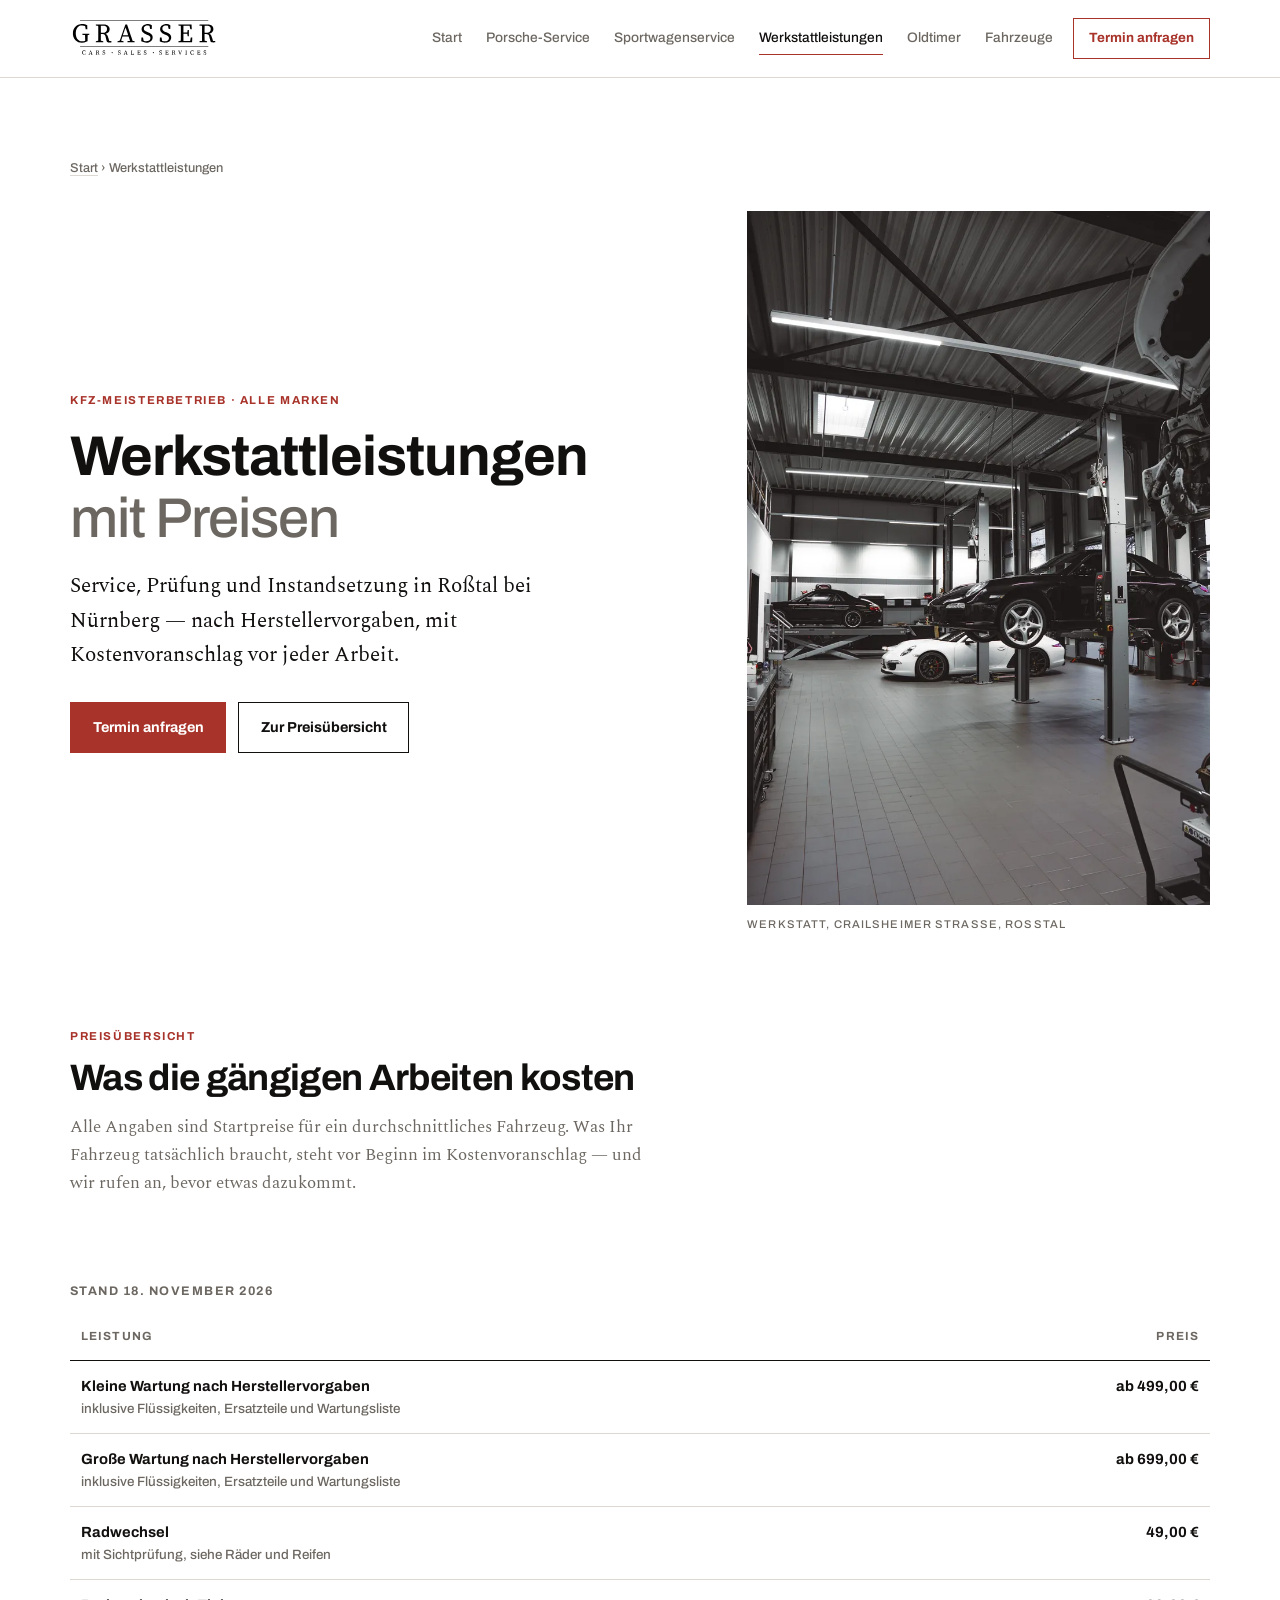
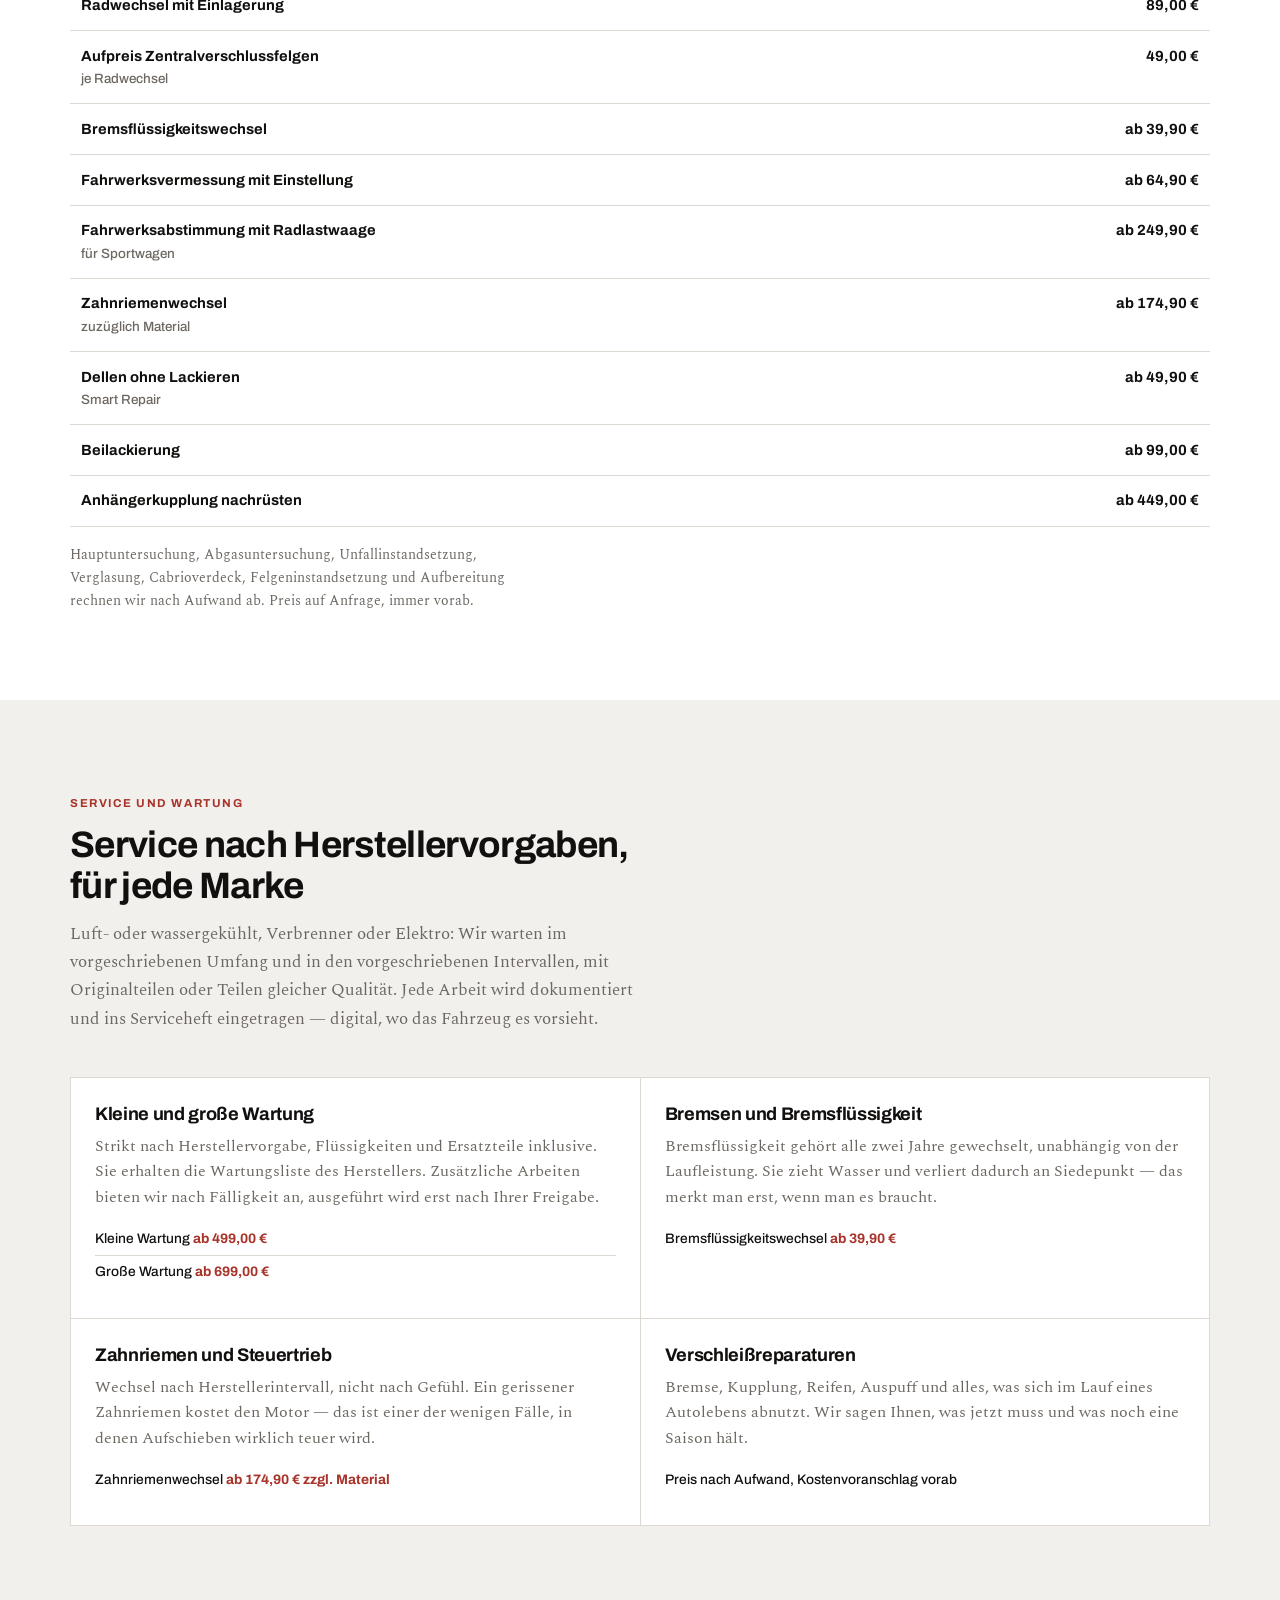
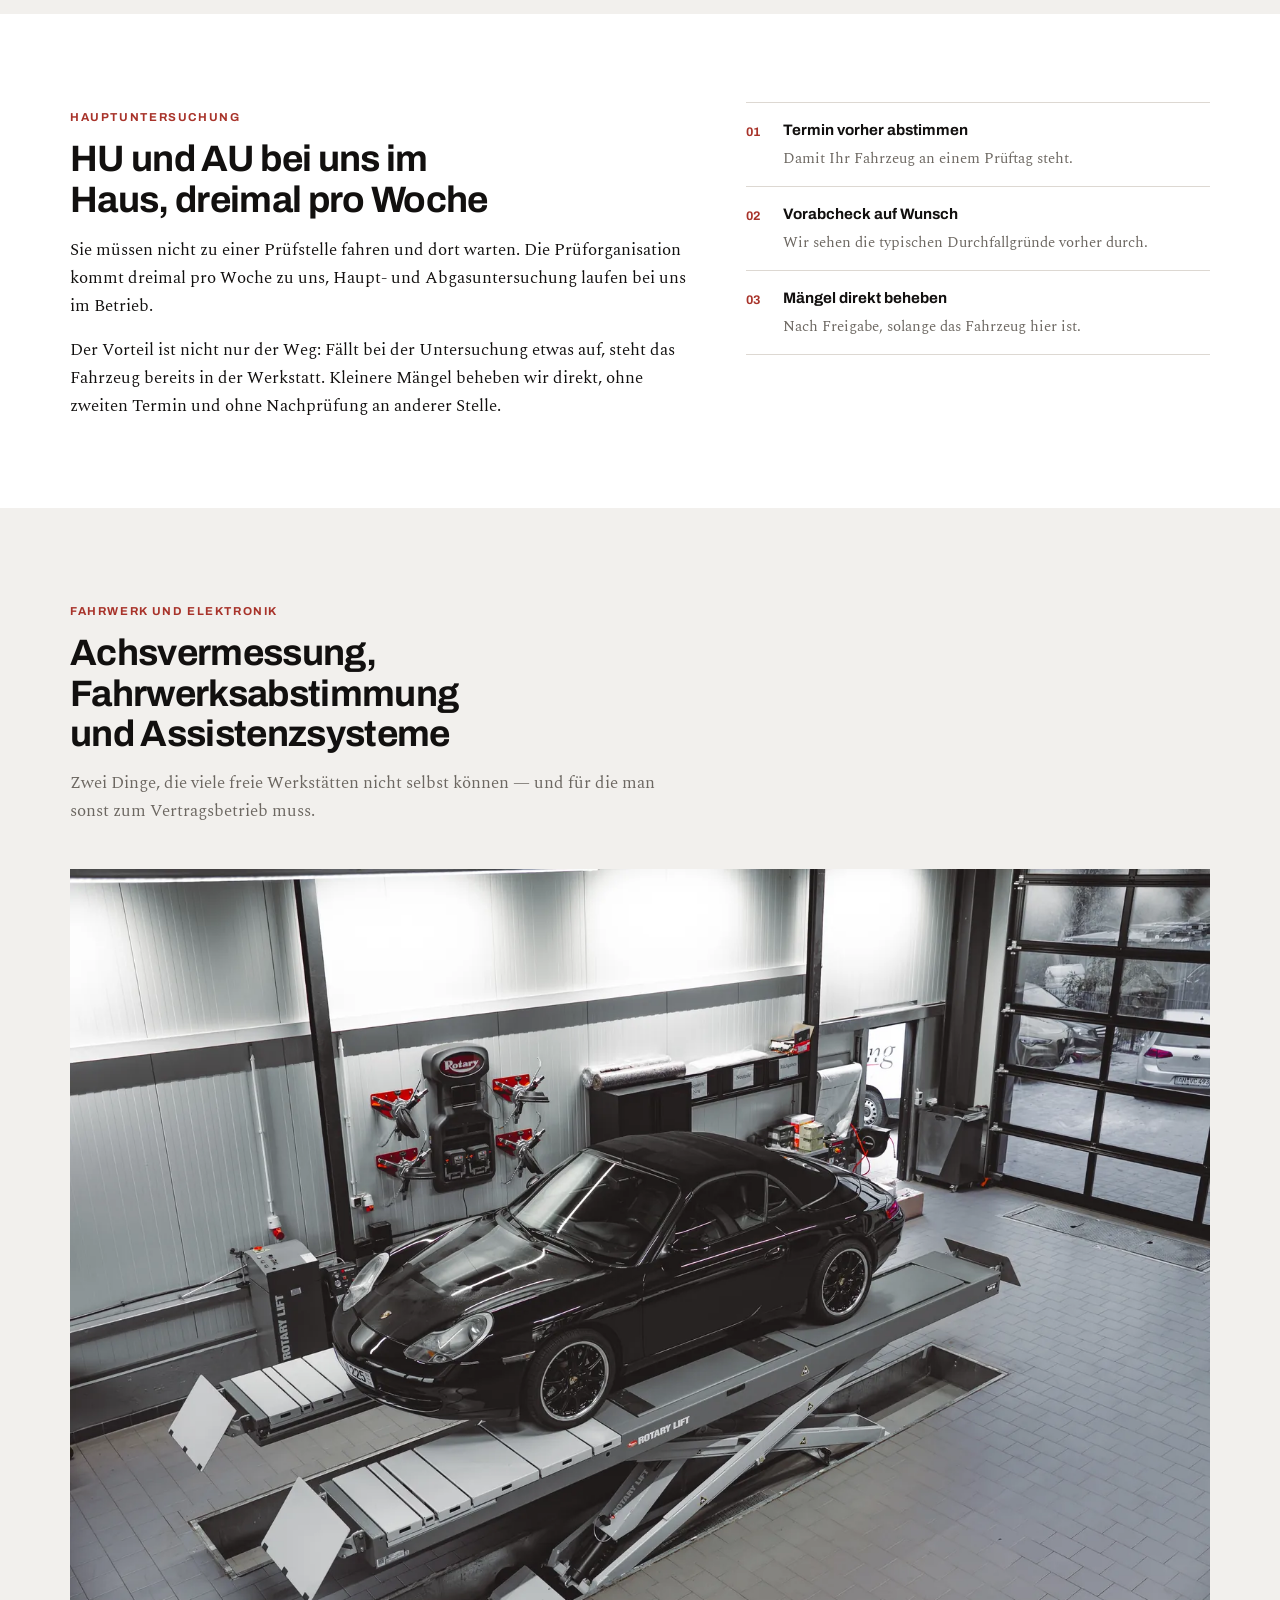
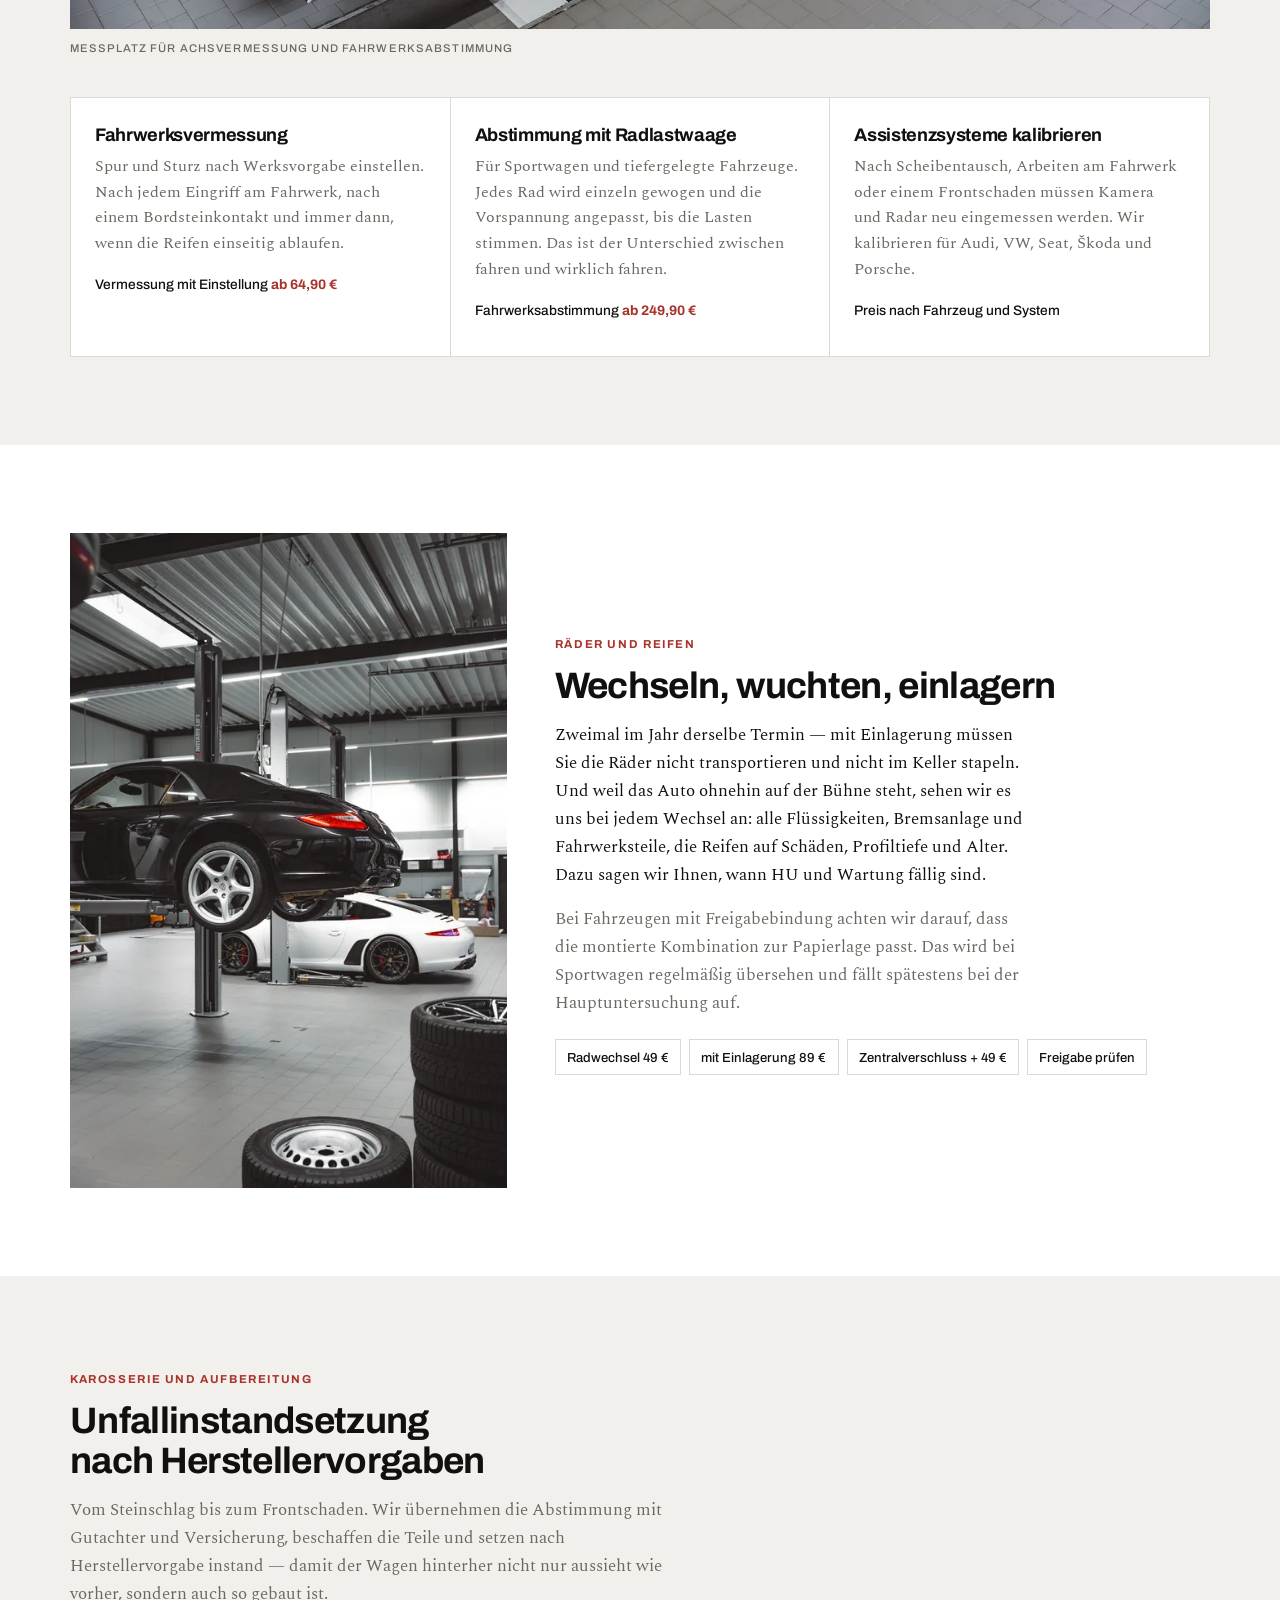
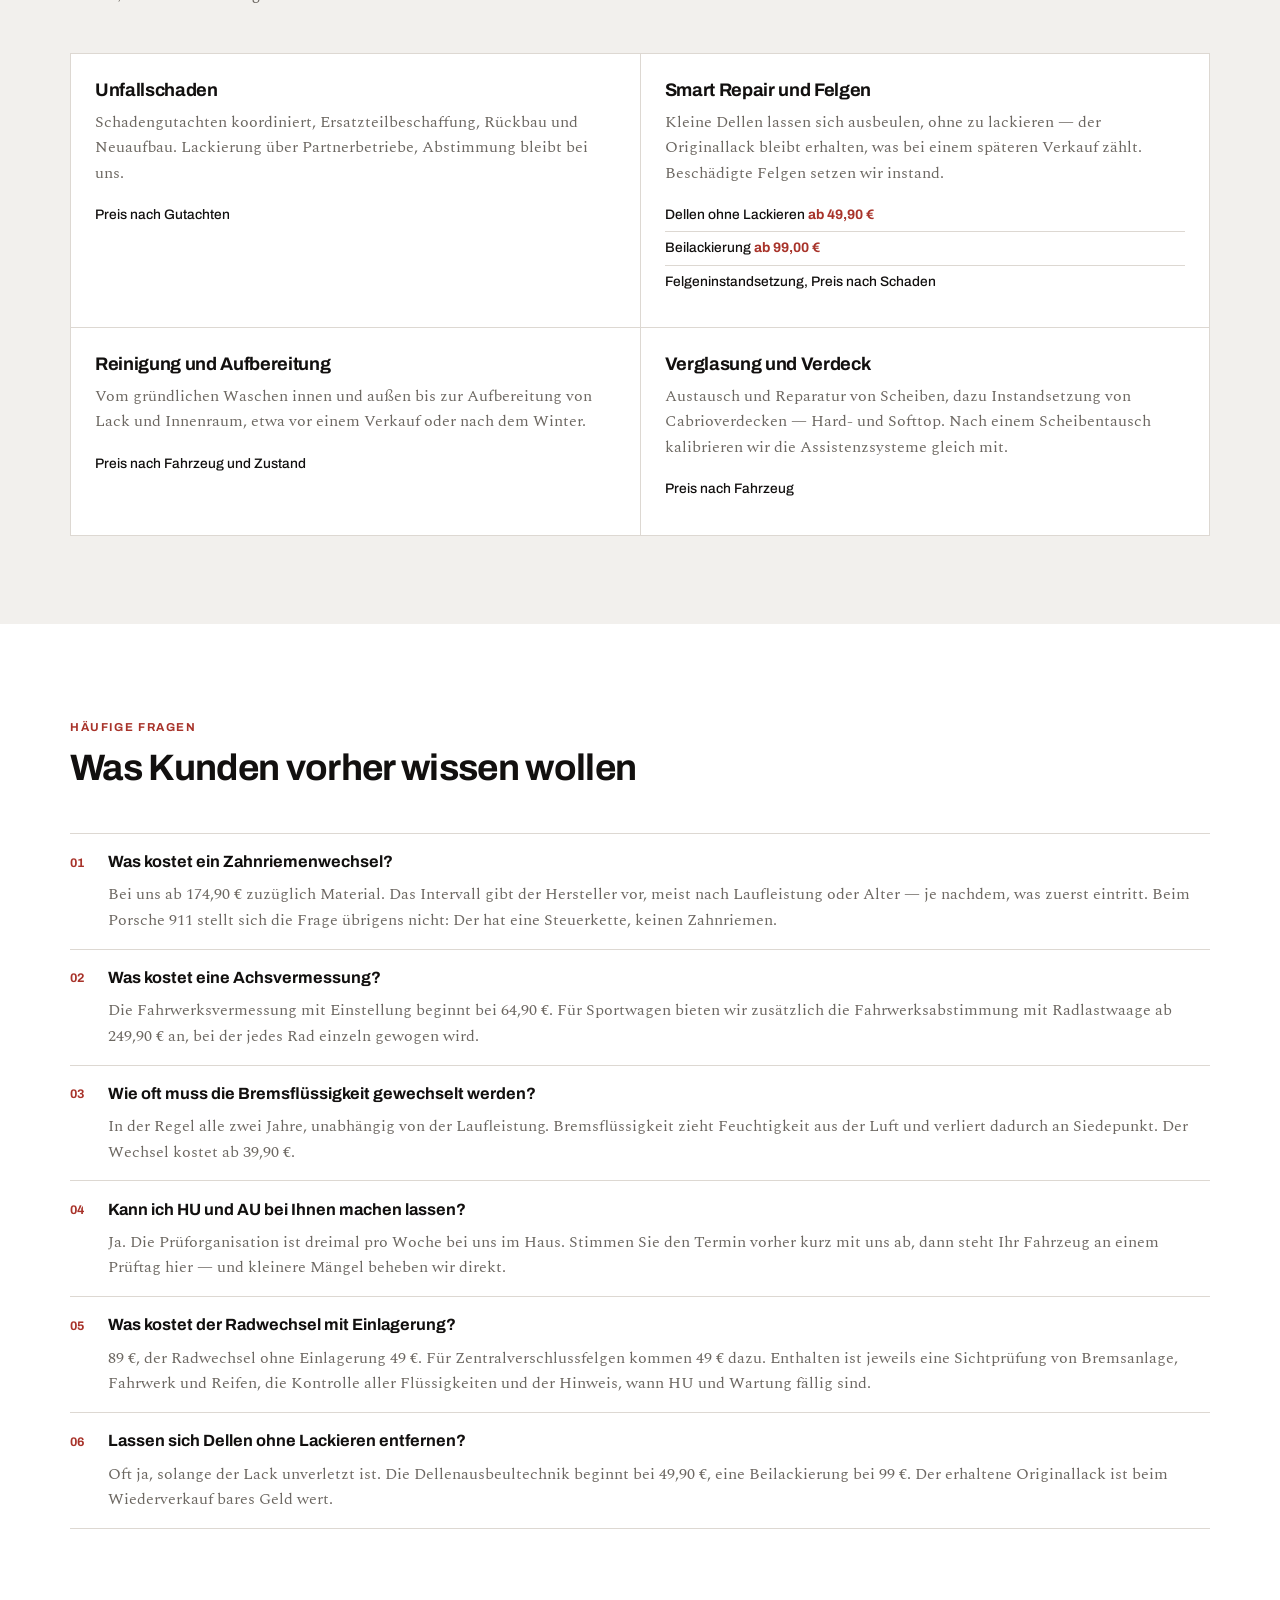
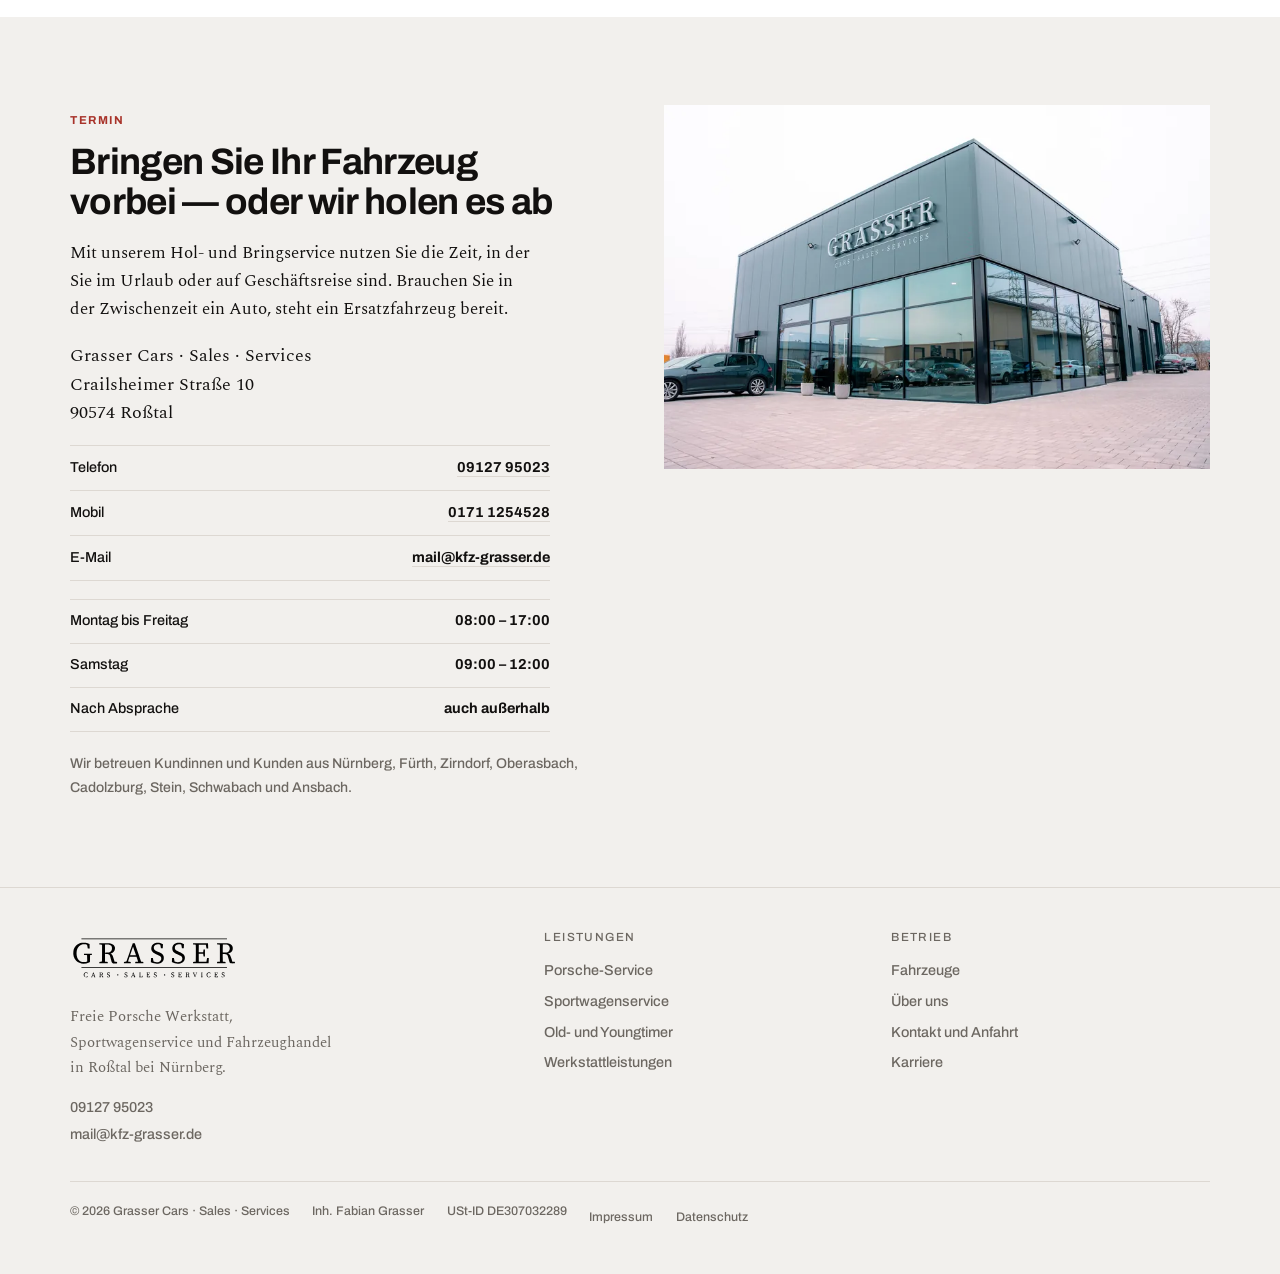
<file: relaunch/werkstattleistungen.html>
<!doctype html>
<html lang="de">
<head>
<meta charset="utf-8">
<meta name="viewport" content="width=device-width, initial-scale=1, viewport-fit=cover">
<title>Werkstattleistungen mit Preisen — Roßtal bei Nürnberg | Grasser</title>
<meta name="description" content="Wartung ab 499 € inkl. Teile, Radwechsel 49 €, HU und AU im Haus, Achsvermessung ab 64,90 €, Hol- und Bringservice. Kfz-Meisterwerkstatt in Roßtal bei Nürnberg.">
<link rel="canonical" href="https://www.kfz-grasser.de/werkstattleistungen.html">
<link rel="stylesheet" href="assets/stil.css">
<script src="assets/menue.js" defer></script>
<meta property="og:type" content="website">
<meta property="og:locale" content="de_DE">
<meta property="og:url" content="https://www.kfz-grasser.de/werkstattleistungen.html">
<meta property="og:site_name" content="Grasser Cars · Sales · Services">
<meta property="og:title" content="Werkstattleistungen mit Preisen — Roßtal bei Nürnberg">
<meta property="og:description" content="Wartung ab 499 € inkl. Teile, Radwechsel 49 €, HU und AU im Haus, Achsvermessung ab 64,90 €, Hol- und Bringservice. Kfz-Meisterwerkstatt in Roßtal bei Nürnberg.">
<meta property="og:image" content="https://www.kfz-grasser.de/img/og-grasser-cars.jpg">
<meta name="twitter:card" content="summary_large_image">
<meta name="theme-color" content="#12100F">
</head>
<body>

<a class="sprung" href="#start">Zum Inhalt springen</a>

<header class="kopf">
  <div class="innen">
    <a class="marke" href="index.html" aria-label="Grasser Cars Sales Services, zur Startseite">
      <img src="img/logo-grasser.svg" width="1708" height="632" alt="" aria-hidden="true">
    </a>
    <nav class="hauptnav" id="hauptnav" aria-label="Hauptnavigation">
      <a href="index.html">Start</a>
      <a href="porsche-service.html">Porsche-Service</a>
      <a href="sportwagenservice.html">Sportwagenservice</a>
      <a href="werkstattleistungen.html" aria-current="page">Werkstattleistungen</a>
      <a href="oldtimer-service.html">Oldtimer</a>
      <a href="index.html#fahrzeuge">Fahrzeuge</a>
    </nav>
    <a class="ruf" href="#anfrage">Termin anfragen</a>
    <button class="menue-knopf" type="button" aria-expanded="false" aria-controls="hauptnav" aria-label="Menü öffnen"><span></span><span></span><span></span></button>
  </div>
</header>

<main id="start">

  <section class="auftakt bahn">
    <div class="innen">
      <nav class="brotkrumen" aria-label="Brotkrumen">
        <a href="index.html">Start</a> <span aria-hidden="true">›</span> <span>Werkstattleistungen</span>
      </nav>
      <div class="auftakt-raster">
        <div class="auftakt-text">
          <span class="eyebrow">Kfz-Meisterbetrieb · alle Marken</span>
          <h1>Werkstattleistungen<span class="hell">mit Preisen</span></h1>
          <p class="lede">Service, Prüfung und Instandsetzung in Roßtal bei Nürnberg — nach Herstellervorgaben, mit Kostenvoranschlag vor jeder Arbeit.</p>
          <div class="cta-reihe">
            <a class="knopf" href="#anfrage">Termin anfragen</a>
            <a class="knopf zweit" href="#preise">Zur Preisübersicht</a>
          </div>
        </div>
        <figure class="auftakt-bild" style="margin:0">
          <img src="img/kfz-werkstatt-rosstal-porsche-hebebuehne-800.webp"
               srcset="img/kfz-werkstatt-rosstal-porsche-hebebuehne-400.webp 400w, img/kfz-werkstatt-rosstal-porsche-hebebuehne-800.webp 800w"
               sizes="(max-width:899px) 100vw, 42vw" width="800" height="1200" fetchpriority="high" decoding="async"
               alt="Werkstatthalle in Roßtal: schwarzer Porsche 911 auf der Hebebühne, dahinter ein weißer 911 und ein Fahrzeug auf der Scherenbühne">
          <figcaption class="bildnote">Werkstatt, Crailsheimer Straße, Roßtal</figcaption>
        </figure>
      </div>
    </div>
  </section>

  <section class="block" id="preise">
    <div class="innen">
      <div class="kopfzeile">
        <span class="eyebrow">Preisübersicht</span>
        <h2>Was die gängigen Arbeiten kosten</h2>
        <p>Alle Angaben sind Startpreise für ein durchschnittliches Fahrzeug. Was Ihr Fahrzeug tatsächlich braucht, steht vor Beginn im Kostenvoranschlag — und wir rufen an, bevor etwas dazukommt.</p>
      </div>
      <div class="tabelle-huelle">
        <table class="bestand preistabelle">
          <caption>Stand 18. November 2026</caption>
          <thead>
            <tr><th scope="col">Leistung</th><th scope="col">Preis</th></tr>
          </thead>
          <tbody>
            <tr><td><span class="modell">Kleine Wartung nach Herstellervorgaben</span><span class="zusatz">inklusive Flüssigkeiten, Ersatzteile und Wartungsliste</span></td><td class="zahl">ab 499,00 €</td></tr>
            <tr><td><span class="modell">Große Wartung nach Herstellervorgaben</span><span class="zusatz">inklusive Flüssigkeiten, Ersatzteile und Wartungsliste</span></td><td class="zahl">ab 699,00 €</td></tr>
            <tr><td><span class="modell">Radwechsel</span><span class="zusatz">mit Sichtprüfung, siehe Räder und Reifen</span></td><td class="zahl">49,00 €</td></tr>
            <tr><td><span class="modell">Radwechsel mit Einlagerung</span></td><td class="zahl">89,00 €</td></tr>
            <tr><td><span class="modell">Aufpreis Zentralverschlussfelgen</span><span class="zusatz">je Radwechsel</span></td><td class="zahl">49,00 €</td></tr>
            <tr><td><span class="modell">Bremsflüssigkeitswechsel</span></td><td class="zahl">ab 39,90 €</td></tr>
            <tr><td><span class="modell">Fahrwerksvermessung mit Einstellung</span></td><td class="zahl">ab 64,90 €</td></tr>
            <tr><td><span class="modell">Fahrwerksabstimmung mit Radlastwaage</span><span class="zusatz">für Sportwagen</span></td><td class="zahl">ab 249,90 €</td></tr>
            <tr><td><span class="modell">Zahnriemenwechsel</span><span class="zusatz">zuzüglich Material</span></td><td class="zahl">ab 174,90 €</td></tr>
            <tr><td><span class="modell">Dellen ohne Lackieren</span><span class="zusatz">Smart Repair</span></td><td class="zahl">ab 49,90 €</td></tr>
            <tr><td><span class="modell">Beilackierung</span></td><td class="zahl">ab 99,00 €</td></tr>
            <tr><td><span class="modell">Anhängerkupplung nachrüsten</span></td><td class="zahl">ab 449,00 €</td></tr>
          </tbody>
        </table>
      </div>
      <p class="hinweis">Hauptuntersuchung, Abgasuntersuchung, Unfallinstandsetzung, Verglasung, Cabrioverdeck, Felgeninstandsetzung und Aufbereitung rechnen wir nach Aufwand ab. Preis auf Anfrage, immer vorab.</p>
    </div>
  </section>

  <section class="block warm" id="service">
    <div class="innen">
      <div class="kopfzeile">
        <span class="eyebrow">Service und Wartung</span>
        <h2>Service nach Herstellervorgaben, für jede Marke</h2>
        <p>Luft- oder wassergekühlt, Verbrenner oder Elektro: Wir warten im vorgeschriebenen Umfang und in den vorgeschriebenen Intervallen, mit Originalteilen oder Teilen gleicher Qualität. Jede Arbeit wird dokumentiert und ins Serviceheft eingetragen — digital, wo das Fahrzeug es vorsieht.</p>
      </div>
      <div class="leistungen paare">
        <article class="karte">
          <h3>Kleine und große Wartung</h3>
          <p>Strikt nach Herstellervorgabe, Flüssigkeiten und Ersatzteile inklusive. Sie erhalten die Wartungsliste des Herstellers. Zusätzliche Arbeiten bieten wir nach Fälligkeit an, ausgeführt wird erst nach Ihrer Freigabe.</p>
          <ul>
            <li>Kleine Wartung <span class="preis">ab 499,00 €</span></li>
            <li>Große Wartung <span class="preis">ab 699,00 €</span></li>
          </ul>
        </article>
        <article class="karte">
          <h3>Bremsen und Bremsflüssigkeit</h3>
          <p>Bremsflüssigkeit gehört alle zwei Jahre gewechselt, unabhängig von der Laufleistung. Sie zieht Wasser und verliert dadurch an Siedepunkt — das merkt man erst, wenn man es braucht.</p>
          <ul><li>Bremsflüssigkeitswechsel <span class="preis">ab 39,90 €</span></li></ul>
        </article>
        <article class="karte">
          <h3>Zahnriemen und Steuertrieb</h3>
          <p>Wechsel nach Herstellerintervall, nicht nach Gefühl. Ein gerissener Zahnriemen kostet den Motor — das ist einer der wenigen Fälle, in denen Aufschieben wirklich teuer wird.</p>
          <ul><li>Zahnriemenwechsel <span class="preis">ab 174,90 € zzgl. Material</span></li></ul>
        </article>
        <article class="karte">
          <h3>Verschleißreparaturen</h3>
          <p>Bremse, Kupplung, Reifen, Auspuff und alles, was sich im Lauf eines Autolebens abnutzt. Wir sagen Ihnen, was jetzt muss und was noch eine Saison hält.</p>
          <ul><li>Preis nach Aufwand, Kostenvoranschlag vorab</li></ul>
        </article>
      </div>
    </div>
  </section>

  <section class="block" id="hu-au">
    <div class="innen">
      <div class="garantie">
        <div class="garantie-text">
          <span class="eyebrow">Hauptuntersuchung</span>
          <h2 style="font-size:clamp(1.6rem,3.4vw,2.3rem);margin:.55rem 0 1rem">HU und AU bei uns im Haus, dreimal pro Woche</h2>
          <p>Sie müssen nicht zu einer Prüfstelle fahren und dort warten. Die Prüforganisation kommt dreimal pro Woche zu uns, Haupt- und Abgasuntersuchung laufen bei uns im Betrieb.</p>
          <p>Der Vorteil ist nicht nur der Weg: Fällt bei der Untersuchung etwas auf, steht das Fahrzeug bereits in der Werkstatt. Kleinere Mängel beheben wir direkt, ohne zweiten Termin und ohne Nachprüfung an anderer Stelle.</p>
        </div>
        <ul class="beleg">
          <li><span class="nr">01</span><div><b>Termin vorher abstimmen</b><p>Damit Ihr Fahrzeug an einem Prüftag steht.</p></div></li>
          <li><span class="nr">02</span><div><b>Vorabcheck auf Wunsch</b><p>Wir sehen die typischen Durchfallgründe vorher durch.</p></div></li>
          <li><span class="nr">03</span><div><b>Mängel direkt beheben</b><p>Nach Freigabe, solange das Fahrzeug hier ist.</p></div></li>
        </ul>
      </div>
    </div>
  </section>

  <section class="block warm" id="fahrwerk">
    <div class="innen">
      <div class="kopfzeile">
        <span class="eyebrow">Fahrwerk und Elektronik</span>
        <h2>Achsvermessung, Fahrwerksabstimmung und Assistenzsysteme</h2>
        <p>Zwei Dinge, die viele freie Werkstätten nicht selbst können — und für die man sonst zum Vertragsbetrieb muss.</p>
      </div>
      <figure class="breitbild">
        <img src="img/achsvermessung-messplatz-porsche-1600.webp"
             srcset="img/achsvermessung-messplatz-porsche-800.webp 800w, img/achsvermessung-messplatz-porsche-1600.webp 1600w"
             sizes="(max-width:1199px) 100vw, 1140px" width="1600" height="1067" loading="lazy" decoding="async"
             alt="Schwarzer Porsche 911 auf dem Messplatz mit Scherenhebebühne zur Achsvermessung in der Werkstatt in Roßtal">
        <figcaption class="bildnote">Messplatz für Achsvermessung und Fahrwerksabstimmung</figcaption>
      </figure>
      <div class="leistungen">
        <article class="karte">
          <h3>Fahrwerksvermessung</h3>
          <p>Spur und Sturz nach Werksvorgabe einstellen. Nach jedem Eingriff am Fahrwerk, nach einem Bordsteinkontakt und immer dann, wenn die Reifen einseitig ablaufen.</p>
          <ul><li>Vermessung mit Einstellung <span class="preis">ab 64,90 €</span></li></ul>
        </article>
        <article class="karte">
          <h3>Abstimmung mit Radlastwaage</h3>
          <p>Für Sportwagen und tiefergelegte Fahrzeuge. Jedes Rad wird einzeln gewogen und die Vorspannung angepasst, bis die Lasten stimmen. Das ist der Unterschied zwischen fahren und wirklich fahren.</p>
          <ul><li>Fahrwerksabstimmung <span class="preis">ab 249,90 €</span></li></ul>
        </article>
        <article class="karte">
          <h3>Assistenzsysteme kalibrieren</h3>
          <p>Nach Scheibentausch, Arbeiten am Fahrwerk oder einem Frontschaden müssen Kamera und Radar neu eingemessen werden. Wir kalibrieren für Audi, VW, Seat, Škoda und Porsche.</p>
          <ul><li>Preis nach Fahrzeug und System</li></ul>
        </article>
      </div>
    </div>
  </section>

  <section class="block" id="raeder">
    <div class="innen">
      <div class="klassiker">
        <figure style="margin:0">
          <img src="img/reifenservice-werkstatt-rosstal-1067.webp"
               srcset="img/reifenservice-werkstatt-rosstal-534.webp 534w, img/reifenservice-werkstatt-rosstal-1067.webp 1067w"
               sizes="(max-width:899px) 100vw, 34vw" width="1067" height="1600" loading="lazy" decoding="async"
               alt="Kompletträder im Vordergrund, dahinter ein Porsche 911 Cabriolet auf der Hebebühne in der Werkstatt in Roßtal">
        </figure>
        <div>
          <span class="eyebrow">Räder und Reifen</span>
          <h2 style="font-size:clamp(1.6rem,3.4vw,2.3rem);margin-top:.55rem">Wechseln, wuchten, einlagern</h2>
          <p style="margin-top:.9rem;max-width:52ch">Zweimal im Jahr derselbe Termin — mit Einlagerung müssen Sie die Räder nicht transportieren und nicht im Keller stapeln. Und weil das Auto ohnehin auf der Bühne steht, sehen wir es uns bei jedem Wechsel an: alle Flüssigkeiten, Bremsanlage und Fahrwerksteile, die Reifen auf Schäden, Profiltiefe und Alter. Dazu sagen wir Ihnen, wann HU und Wartung fällig sind.</p>
          <p style="margin-top:1rem;color:var(--tinte-matt);max-width:52ch">Bei Fahrzeugen mit Freigabebindung achten wir darauf, dass die montierte Kombination zur Papierlage passt. Das wird bei Sportwagen regelmäßig übersehen und fällt spätestens bei der Hauptuntersuchung auf.</p>
          <ul class="generationen">
            <li>Radwechsel 49 €</li><li>mit Einlagerung 89 €</li><li>Zentralverschluss + 49 €</li><li>Freigabe prüfen</li>
          </ul>
        </div>
      </div>
    </div>
  </section>

  <section class="block warm" id="unfall">
    <div class="innen">
      <div class="kopfzeile">
        <span class="eyebrow">Karosserie und Aufbereitung</span>
        <h2>Unfallinstandsetzung nach Herstellervorgaben</h2>
        <p>Vom Steinschlag bis zum Frontschaden. Wir übernehmen die Abstimmung mit Gutachter und Versicherung, beschaffen die Teile und setzen nach Herstellervorgabe instand — damit der Wagen hinterher nicht nur aussieht wie vorher, sondern auch so gebaut ist.</p>
      </div>
      <div class="leistungen paare">
        <article class="karte">
          <h3>Unfallschaden</h3>
          <p>Schadengutachten koordiniert, Ersatzteilbeschaffung, Rückbau und Neuaufbau. Lackierung über Partnerbetriebe, Abstimmung bleibt bei uns.</p>
          <ul><li>Preis nach Gutachten</li></ul>
        </article>
        <article class="karte">
          <h3>Smart Repair und Felgen</h3>
          <p>Kleine Dellen lassen sich ausbeulen, ohne zu lackieren — der Originallack bleibt erhalten, was bei einem späteren Verkauf zählt. Beschädigte Felgen setzen wir instand.</p>
          <ul>
            <li>Dellen ohne Lackieren <span class="preis">ab 49,90 €</span></li>
            <li>Beilackierung <span class="preis">ab 99,00 €</span></li>
            <li>Felgeninstandsetzung, Preis nach Schaden</li>
          </ul>
        </article>
        <article class="karte">
          <h3>Reinigung und Aufbereitung</h3>
          <p>Vom gründlichen Waschen innen und außen bis zur Aufbereitung von Lack und Innenraum, etwa vor einem Verkauf oder nach dem Winter.</p>
          <ul><li>Preis nach Fahrzeug und Zustand</li></ul>
        </article>
        <article class="karte">
          <h3>Verglasung und Verdeck</h3>
          <p>Austausch und Reparatur von Scheiben, dazu Instandsetzung von Cabrioverdecken — Hard- und Softtop. Nach einem Scheibentausch kalibrieren wir die Assistenzsysteme gleich mit.</p>
          <ul><li>Preis nach Fahrzeug</li></ul>
        </article>
      </div>
    </div>
  </section>

  <section class="block" id="fragen">
    <div class="innen">
      <div class="kopfzeile">
        <span class="eyebrow">Häufige Fragen</span>
        <h2>Was Kunden vorher wissen wollen</h2>
      </div>
      <ul class="beleg fragen">
        <li><span class="nr">01</span><div><b>Was kostet ein Zahnriemenwechsel?</b><p>Bei uns ab 174,90 € zuzüglich Material. Das Intervall gibt der Hersteller vor, meist nach Laufleistung oder Alter — je nachdem, was zuerst eintritt. Beim Porsche 911 stellt sich die Frage übrigens nicht: Der hat eine Steuerkette, keinen Zahnriemen.</p></div></li>
        <li><span class="nr">02</span><div><b>Was kostet eine Achsvermessung?</b><p>Die Fahrwerksvermessung mit Einstellung beginnt bei 64,90 €. Für Sportwagen bieten wir zusätzlich die Fahrwerksabstimmung mit Radlastwaage ab 249,90 € an, bei der jedes Rad einzeln gewogen wird.</p></div></li>
        <li><span class="nr">03</span><div><b>Wie oft muss die Bremsflüssigkeit gewechselt werden?</b><p>In der Regel alle zwei Jahre, unabhängig von der Laufleistung. Bremsflüssigkeit zieht Feuchtigkeit aus der Luft und verliert dadurch an Siedepunkt. Der Wechsel kostet ab 39,90 €.</p></div></li>
        <li><span class="nr">04</span><div><b>Kann ich HU und AU bei Ihnen machen lassen?</b><p>Ja. Die Prüforganisation ist dreimal pro Woche bei uns im Haus. Stimmen Sie den Termin vorher kurz mit uns ab, dann steht Ihr Fahrzeug an einem Prüftag hier — und kleinere Mängel beheben wir direkt.</p></div></li>
        <li><span class="nr">05</span><div><b>Was kostet der Radwechsel mit Einlagerung?</b><p>89 €, der Radwechsel ohne Einlagerung 49 €. Für Zentralverschlussfelgen kommen 49 € dazu. Enthalten ist jeweils eine Sichtprüfung von Bremsanlage, Fahrwerk und Reifen, die Kontrolle aller Flüssigkeiten und der Hinweis, wann HU und Wartung fällig sind.</p></div></li>
        <li><span class="nr">06</span><div><b>Lassen sich Dellen ohne Lackieren entfernen?</b><p>Oft ja, solange der Lack unverletzt ist. Die Dellenausbeultechnik beginnt bei 49,90 €, eine Beilackierung bei 99 €. Der erhaltene Originallack ist beim Wiederverkauf bares Geld wert.</p></div></li>
      </ul>
    </div>
  </section>

  <section class="block warm" id="anfrage">
    <div class="innen">
      <div class="kontakt">
        <div>
          <span class="eyebrow">Termin</span>
          <h2 style="font-size:clamp(1.6rem,3.4vw,2.3rem);margin:.55rem 0 1rem">Bringen Sie Ihr Fahrzeug vorbei — oder wir holen es ab</h2>
          <p style="max-width:52ch;margin-bottom:1.2rem">Mit unserem Hol- und Bringservice nutzen Sie die Zeit, in der Sie im Urlaub oder auf Geschäftsreise sind. Brauchen Sie in der Zwischenzeit ein Auto, steht ein Ersatzfahrzeug bereit.</p>
          <address class="adresse">
            Grasser Cars · Sales · Services<br>
            Crailsheimer Straße 10<br>
            90574 Roßtal
          </address>
          <ul class="zeiten kontaktwege" aria-label="Kontakt">
            <li><span>Telefon</span><a class="zahl" href="tel:+49912795023">09127 95023</a></li>
            <li><span>Mobil</span><a class="zahl" href="tel:+491711254528">0171 1254528</a></li>
            <li><span>E-Mail</span><a href="mailto:mail@kfz-grasser.de">mail@kfz-grasser.de</a></li>
          </ul>
          <ul class="zeiten">
            <li><span>Montag bis Freitag</span><span class="zahl">08:00 – 17:00</span></li>
            <li><span>Samstag</span><span class="zahl">09:00 – 12:00</span></li>
            <li><span>Nach Absprache</span><span>auch außerhalb</span></li>
          </ul>
          <p class="umkreis">Wir betreuen Kundinnen und Kunden aus Nürnberg, Fürth, Zirndorf, Oberasbach, Cadolzburg, Stein, Schwabach und Ansbach.</p>
        </div>
        <figure style="margin:0">
          <img src="img/grasser-gebaeude-rosstal-aussen-1600.webp"
               srcset="img/grasser-gebaeude-rosstal-aussen-800.webp 800w, img/grasser-gebaeude-rosstal-aussen-1600.webp 1600w"
               sizes="(max-width:899px) 100vw, 46vw" width="1600" height="1069" loading="lazy" decoding="async"
               style="aspect-ratio:3/2"
               alt="Betriebsgebäude von Grasser Cars Sales Services in Roßtal mit Schriftzug und Glasfassade">
        </figure>
      </div>
    </div>
  </section>

</main>

<footer class="fuss">
  <div class="innen">
    <div class="fuss-raster">
      <div>
        <img class="fuss-logo" src="img/logo-grasser.svg" width="1708" height="632" alt="Grasser Cars Sales Services">
        <p style="font-size:.95rem;color:var(--tinte-matt);max-width:34ch">Freie Porsche Werkstatt, Sportwagenservice und Fahrzeughandel in Roßtal bei Nürnberg.</p>
        <p class="fuss-kontakt"><a href="tel:+49912795023">09127 95023</a><br><a href="mailto:mail@kfz-grasser.de">mail@kfz-grasser.de</a></p>
      </div>
      <nav aria-label="Leistungen">
        <p class="fuss-titel">Leistungen</p>
        <ul>
          <li><a href="porsche-service.html">Porsche-Service</a></li>
          <li><a href="sportwagenservice.html">Sportwagenservice</a></li>
          <li><a href="oldtimer-service.html">Old- und Youngtimer</a></li>
          <li><a href="werkstattleistungen.html">Werkstattleistungen</a></li>
        </ul>
      </nav>
      <nav aria-label="Betrieb">
        <p class="fuss-titel">Betrieb</p>
        <ul>
          <li><a href="index.html#fahrzeuge">Fahrzeuge</a></li>
          <li><a href="ueber-uns.html">Über uns</a></li>
          <li><a href="kontakt.html">Kontakt und Anfahrt</a></li>
          <li><a href="karriere.html">Karriere</a></li>
        </ul>
      </nav>
    </div>
    <div class="fuss-zeile">
      <span>© 2026 Grasser Cars · Sales · Services</span>
      <span>Inh. Fabian Grasser</span>
      <span>USt-ID DE307032289</span>
      <a href="impressum.html">Impressum</a>
      <a href="datenschutz.html">Datenschutz</a>
    </div>
  </div>
</footer>

<script type="application/ld+json">
{
  "@context": "https://schema.org",
  "@graph": [
    {
      "@type": "BreadcrumbList",
      "itemListElement": [
        {"@type": "ListItem", "position": 1, "name": "Start", "item": "https://www.kfz-grasser.de/"},
        {"@type": "ListItem", "position": 2, "name": "Werkstattleistungen", "item": "https://www.kfz-grasser.de/werkstattleistungen.html"}
      ]
    },
    {
      "@type": "AutoRepair",
      "@id": "https://www.kfz-grasser.de/#betrieb",
      "name": "Grasser Cars · Sales · Services",
      "url": "https://www.kfz-grasser.de/",
      "telephone": "+49 9127 95023",
      "email": "mail@kfz-grasser.de",
      "address": {
        "@type": "PostalAddress",
        "streetAddress": "Crailsheimer Straße 10",
        "postalCode": "90574",
        "addressLocality": "Roßtal",
        "addressRegion": "Bayern",
        "addressCountry": "DE"
      },
      "hasOfferCatalog": {
        "@type": "OfferCatalog",
        "name": "Werkstattleistungen",
        "itemListElement": [
          {"@type": "Offer", "itemOffered": {"@type": "Service", "name": "Kleine Wartung nach Herstellervorgaben"}, "price": "499.00", "priceCurrency": "EUR", "description": "Startpreis inklusive Flüssigkeiten und Ersatzteile"},
          {"@type": "Offer", "itemOffered": {"@type": "Service", "name": "Große Wartung nach Herstellervorgaben"}, "price": "699.00", "priceCurrency": "EUR", "description": "Startpreis inklusive Flüssigkeiten und Ersatzteile"},
          {"@type": "Offer", "itemOffered": {"@type": "Service", "name": "Radwechsel mit Sichtprüfung"}, "price": "49.00", "priceCurrency": "EUR"},
          {"@type": "Offer", "itemOffered": {"@type": "Service", "name": "Radwechsel mit Einlagerung"}, "price": "89.00", "priceCurrency": "EUR"},
          {"@type": "Offer", "itemOffered": {"@type": "Service", "name": "Aufpreis Radwechsel bei Zentralverschlussfelgen"}, "price": "49.00", "priceCurrency": "EUR"},
          {"@type": "Offer", "itemOffered": {"@type": "Service", "name": "Bremsflüssigkeitswechsel"}, "price": "39.90", "priceCurrency": "EUR"},
          {"@type": "Offer", "itemOffered": {"@type": "Service", "name": "Fahrwerksvermessung mit Einstellung"}, "price": "64.90", "priceCurrency": "EUR"},
          {"@type": "Offer", "itemOffered": {"@type": "Service", "name": "Fahrwerksabstimmung mit Radlastwaage für Sportwagen"}, "price": "249.90", "priceCurrency": "EUR"},
          {"@type": "Offer", "itemOffered": {"@type": "Service", "name": "Zahnriemenwechsel"}, "price": "174.90", "priceCurrency": "EUR", "description": "Startpreis zuzüglich Material"},
          {"@type": "Offer", "itemOffered": {"@type": "Service", "name": "Smart Repair, Dellen ohne Lackieren"}, "price": "49.90", "priceCurrency": "EUR"},
          {"@type": "Offer", "itemOffered": {"@type": "Service", "name": "Beilackierung"}, "price": "99.00", "priceCurrency": "EUR"},
          {"@type": "Offer", "itemOffered": {"@type": "Service", "name": "Anhängerkupplung nachrüsten"}, "price": "449.00", "priceCurrency": "EUR"},
          {"@type": "Offer", "itemOffered": {"@type": "Service", "name": "Hauptuntersuchung und Abgasuntersuchung im Haus"}},
          {"@type": "Offer", "itemOffered": {"@type": "Service", "name": "Unfallinstandsetzung nach Herstellervorgaben"}},
          {"@type": "Offer", "itemOffered": {"@type": "Service", "name": "Kalibrierung der Fahrerassistenzsysteme für Audi, VW, Seat, Skoda und Porsche"}},
          {"@type": "Offer", "itemOffered": {"@type": "Service", "name": "Austausch und Reparatur von Verglasung"}},
          {"@type": "Offer", "itemOffered": {"@type": "Service", "name": "Cabrioverdeckinstandsetzung, Hard- und Softtop"}},
          {"@type": "Offer", "itemOffered": {"@type": "Service", "name": "Felgeninstandsetzung"}},
          {"@type": "Offer", "itemOffered": {"@type": "Service", "name": "Fahrzeugreinigung und Aufbereitung innen und außen"}},
          {"@type": "Offer", "itemOffered": {"@type": "Service", "name": "Hol- und Bringservice"}}
        ]
      }
    },
    {
      "@type": "FAQPage",
      "@id": "https://www.kfz-grasser.de/werkstattleistungen.html#faq",
      "mainEntity": [
        {"@type": "Question", "name": "Was kostet ein Zahnriemenwechsel?", "acceptedAnswer": {"@type": "Answer", "text": "Der Zahnriemenwechsel beginnt bei 174,90 Euro zuzüglich Material. Das Wechselintervall gibt der Fahrzeughersteller vor, in der Regel nach Laufleistung oder Alter, je nachdem was zuerst eintritt. Der Porsche 911 hat eine Steuerkette und keinen Zahnriemen."}},
        {"@type": "Question", "name": "Was kostet eine Achsvermessung?", "acceptedAnswer": {"@type": "Answer", "text": "Die Fahrwerksvermessung mit Einstellung beginnt bei 64,90 Euro. Für Sportwagen und tiefergelegte Fahrzeuge bieten wir zusätzlich die Fahrwerksabstimmung mit Radlastwaage ab 249,90 Euro an, bei der jedes Rad einzeln gewogen wird."}},
        {"@type": "Question", "name": "Wie oft muss die Bremsflüssigkeit gewechselt werden?", "acceptedAnswer": {"@type": "Answer", "text": "In der Regel alle zwei Jahre, unabhängig von der Laufleistung, weil Bremsflüssigkeit Feuchtigkeit aus der Luft zieht und dadurch an Siedepunkt verliert. Der Wechsel kostet ab 39,90 Euro."}},
        {"@type": "Question", "name": "Kann ich Hauptuntersuchung und Abgasuntersuchung bei Grasser machen lassen?", "acceptedAnswer": {"@type": "Answer", "text": "Ja. Die Prüforganisation ist dreimal pro Woche im Haus. Der Termin wird vorher abgestimmt, damit das Fahrzeug an einem Prüftag vor Ort ist. Kleinere Mängel werden nach Freigabe direkt behoben."}},
        {"@type": "Question", "name": "Was kostet der Radwechsel mit Einlagerung?", "acceptedAnswer": {"@type": "Answer", "text": "Der Radwechsel mit Einlagerung kostet 89 Euro, ohne Einlagerung 49 Euro. Für Zentralverschlussfelgen kommen 49 Euro dazu. Enthalten ist jeweils eine Sichtprüfung von Bremsanlage, Fahrwerk und Reifen, die Kontrolle aller Flüssigkeiten und der Hinweis, wann HU und Wartung fällig sind."}},
        {"@type": "Question", "name": "Lassen sich Dellen ohne Lackieren entfernen?", "acceptedAnswer": {"@type": "Answer", "text": "In vielen Fällen ja, solange der Lack unverletzt ist. Die Dellenausbeultechnik ohne Lackieren beginnt bei 49,90 Euro, eine Beilackierung bei 99 Euro."}}
      ]
    }
  ]
}
</script>

</body>
</html>
</file>
<file: relaunch/assets/stil.css>
html,:root{padding:0}

@font-face{font-family:'Archivo';font-style:normal;font-weight:500;font-display:swap;src:url([data-uri]) format('woff2')}
@font-face{font-family:'Archivo';font-style:normal;font-weight:700;font-display:swap;src:url([data-uri]) format('woff2')}
@font-face{font-family:'Spectral';font-style:normal;font-weight:400;font-display:swap;src:url([data-uri]) format('woff2')}
@font-face{font-family:'Spectral';font-style:normal;font-weight:600;font-display:swap;src:url([data-uri]) format('woff2')}

/* Richtung A „Tageslicht": heller Papiergrund, Haarlinien-Raster, breiter
   Weißraum, das Fahrzeug im Licht. Indischrot nur als Akzent, aus dem 911 GTS. */
:root{
  --papier:#FFFFFF;
  --papier-warm:#F2F0ED;
  --tinte:#12100F;
  --tinte-matt:#6C6761;
  --indischrot:#A8332A;
  --petrol:#3B595C;
  --linie:#DDD8D2;
  --schatten:rgba(18,16,15,.07);
  --serif:'Spectral',Georgia,'Times New Roman',serif;
  --grotesk:'Archivo','Helvetica Neue',Arial,sans-serif;
  --mass:66ch;
  --rand:max(20px,env(safe-area-inset-left,0px));
  --rand-r:max(20px,env(safe-area-inset-right,0px));
}
@media (prefers-color-scheme:dark){
  :root:not([data-theme="light"]){
    --papier:#131110;
    --papier-warm:#1B1917;
    --tinte:#F4F2EF;
    --tinte-matt:#A49E96;
    --indischrot:#D85D51;
    --petrol:#6E9A9E;
    --linie:#302C29;
    --schatten:rgba(0,0,0,.4);
    color-scheme:dark;
  }
}
:root[data-theme="dark"]{
  --papier:#131110;
  --papier-warm:#1B1917;
  --tinte:#F4F2EF;
  --tinte-matt:#A49E96;
  --indischrot:#D85D51;
  --petrol:#6E9A9E;
  --linie:#302C29;
  --schatten:rgba(0,0,0,.4);
  color-scheme:dark;
}

*{box-sizing:border-box}
body{
  margin:0;background:var(--papier);color:var(--tinte);
  font-family:var(--serif);font-size:1.0625rem;line-height:1.65;
  -webkit-font-smoothing:antialiased;
}
body::before{content:"";position:fixed;inset:0 0 auto;height:env(safe-area-inset-top,0px);z-index:30;background:var(--papier)}
img{max-width:100%;display:block;height:auto}
a{color:inherit}
h1,h2,h3,h4{font-family:var(--grotesk);font-weight:700;line-height:1.1;letter-spacing:-.018em;text-wrap:balance;margin:0}
p{margin:0}
.bahn{width:100%}
.innen{max-width:1180px;margin:0 auto;padding-left:var(--rand);padding-right:var(--rand-r)}
.eyebrow{font-family:var(--grotesk);font-weight:600;font-size:.72rem;letter-spacing:.14em;text-transform:uppercase;color:var(--indischrot)}
.eyebrow.still{font-weight:500;color:var(--tinte-matt)}
.zahl{font-variant-numeric:tabular-nums}

/* ---------- Kopf ---------- */
.kopf{position:sticky;top:env(safe-area-inset-top,0px);z-index:25;background:color-mix(in srgb,var(--papier) 92%,transparent);backdrop-filter:blur(10px);border-bottom:1px solid var(--linie)}
.kopf .innen{display:flex;align-items:center;gap:1.25rem;padding-block:.7rem;min-height:60px}
.marke{display:flex;align-items:center;gap:.7rem;text-decoration:none;flex:0 0 auto}
.marke img{width:148px;height:auto}
.fuss-logo{width:168px;height:auto;margin-bottom:.9rem}
@media (prefers-color-scheme:dark){:root:not([data-theme="light"]) .marke img,:root:not([data-theme="light"]) .fuss-logo{filter:invert(1)}}
:root[data-theme="dark"] .marke img,:root[data-theme="dark"] .fuss-logo{filter:invert(1)}
.marke .sr{position:absolute;width:1px;height:1px;overflow:hidden;clip:rect(0 0 0 0);white-space:nowrap}
.hauptnav{margin-left:auto;display:flex;gap:1.5rem;font-family:var(--grotesk);font-weight:500;font-size:.86rem}
.hauptnav a{text-decoration:none;color:var(--tinte-matt);padding-block:.3rem;border-bottom:1.5px solid transparent}
.hauptnav a:hover,.hauptnav a:focus-visible{color:var(--tinte);border-bottom-color:var(--indischrot)}
.ruf{font-family:var(--grotesk);font-weight:600;font-size:.84rem;text-decoration:none;color:var(--indischrot);border:1.5px solid var(--indischrot);padding:.5rem .95rem;white-space:nowrap}
.ruf:hover,.ruf:focus-visible{background:var(--indischrot);color:var(--papier)}
.hauptnav a{white-space:nowrap}
.menue-knopf{display:none;flex:0 0 auto;width:44px;height:44px;align-items:center;justify-content:center;flex-direction:column;gap:5px;background:none;border:1.5px solid var(--linie);color:var(--tinte);cursor:pointer;padding:0}
.menue-knopf span{display:block;width:18px;height:1.5px;background:currentColor;transition:transform .25s ease,opacity .2s ease}
.menue-knopf[aria-expanded="true"] span:nth-child(1){transform:translateY(6.5px) rotate(45deg)}
.menue-knopf[aria-expanded="true"] span:nth-child(2){opacity:0}
.menue-knopf[aria-expanded="true"] span:nth-child(3){transform:translateY(-6.5px) rotate(-45deg)}
.menue-knopf:focus-visible{outline:2px solid var(--indischrot);outline-offset:2px}
@media (max-width:1040px){
  .menue-knopf{display:flex}
  .ruf{margin-left:auto}
  .hauptnav{display:none;position:absolute;top:100%;left:0;right:0;margin:0;flex-direction:column;gap:0;background:var(--papier);border-bottom:1px solid var(--linie);padding:.5rem var(--rand-r) 1.25rem var(--rand);font-size:1.05rem;box-shadow:0 18px 30px -24px rgba(0,0,0,.35)}
  .kopf.offen .hauptnav{display:flex}
  .hauptnav a{padding:.8rem 0;border-bottom:1px solid var(--linie);min-height:44px;display:flex;align-items:center}
  .hauptnav a:last-child{border-bottom:0}
  .hauptnav a[aria-current="page"]{color:var(--indischrot);border-bottom-color:var(--linie)}
}
@media (max-width:480px){
  .kopf .innen{gap:.6rem}
  .marke img{width:118px}
  .ruf{padding:.5rem .7rem;font-size:.8rem}
}

/* ---------- Auftakt ---------- */
.auftakt .innen{padding-block:clamp(2.5rem,7vw,5rem) 0}
.auftakt-raster{display:grid;gap:clamp(1.75rem,4vw,3.5rem);grid-template-columns:minmax(0,1fr)}
@media (min-width:900px){.auftakt-raster{grid-template-columns:minmax(0,1.15fr) minmax(0,.85fr);align-items:center}}
h1{font-size:clamp(2.05rem,5.2vw,3.5rem)}
h1 .hell,h2 .hell{display:block;font-weight:500;color:var(--tinte-matt)}
.lede{font-size:clamp(1.1rem,2vw,1.3rem);max-width:46ch;margin-top:1.25rem;color:var(--tinte)}
.auftakt-text .eyebrow{margin-bottom:1rem;display:block}
.cta-reihe{display:flex;flex-wrap:wrap;gap:.75rem;margin-top:1.85rem}
.knopf{font-family:var(--grotesk);font-weight:600;font-size:.9rem;text-decoration:none;padding:.8rem 1.35rem;border:1.5px solid var(--indischrot);background:var(--indischrot);color:var(--papier)}
.knopf:hover,.knopf:focus-visible{background:transparent;color:var(--indischrot)}
.knopf.zweit{background:transparent;color:var(--tinte);border-color:var(--tinte)}
.knopf.zweit:hover,.knopf.zweit:focus-visible{background:var(--tinte);color:var(--papier)}
.auftakt-bild{position:relative}
.auftakt-bild img.zweitbild{display:none}
@media (min-width:900px){
  .auftakt-bild{overflow:visible}
  .auftakt-bild img.zweitbild{display:block;position:absolute;left:-84px;bottom:52px;width:172px;height:258px;object-fit:cover;border:7px solid var(--papier);box-shadow:0 12px 34px var(--schatten);z-index:2}
}
.auftakt-bild img{width:100%;aspect-ratio:2/3;object-fit:cover;max-width:100%}
@media (max-width:899px){.auftakt-bild img{aspect-ratio:4/5}}
.bildnote{font-family:var(--grotesk);font-size:.7rem;letter-spacing:.1em;text-transform:uppercase;color:var(--tinte-matt);margin-top:.6rem}

/* ---------- Vertrauensleiste ---------- */
.leiste{border-top:1px solid var(--linie);border-bottom:1px solid var(--linie);margin-top:clamp(2.5rem,6vw,4.5rem);background:var(--papier-warm)}
.leiste .innen{display:grid;gap:0;grid-template-columns:repeat(2,minmax(0,1fr));padding-block:0}
@media (min-width:820px){.leiste .innen{grid-template-columns:repeat(4,minmax(0,1fr))}}
.leiste-feld{padding:1.4rem 1.15rem 1.4rem 0;border-right:1px solid var(--linie)}
.leiste-feld:nth-child(2n){border-right:0;padding-left:1.15rem;padding-right:0}
@media (min-width:820px){
  .leiste-feld{border-right:1px solid var(--linie);padding-left:1.15rem}
  .leiste-feld:first-child{padding-left:0}
  .leiste-feld:nth-child(2n){border-right:1px solid var(--linie);padding-right:1.15rem}
  .leiste-feld:last-child{border-right:0;padding-right:0}
}
.leiste-feld:nth-child(-n+2){border-bottom:1px solid var(--linie)}
@media (min-width:820px){.leiste-feld:nth-child(-n+2){border-bottom:0}}
.leiste-wert{font-family:var(--grotesk);font-weight:700;font-size:1.3rem;line-height:1.2}
.leiste-wert .stern{color:var(--indischrot)}
.leiste-bez{font-family:var(--grotesk);font-size:.74rem;letter-spacing:.07em;text-transform:uppercase;color:var(--tinte-matt);margin-top:.3rem}

/* ---------- Abschnitte ---------- */
section{scroll-margin-top:84px}
.block .innen{padding-block:clamp(3rem,8vw,5.5rem)}
.block.warm{background:var(--papier-warm)}
.kopfzeile{max-width:var(--mass);margin-bottom:clamp(1.75rem,4vw,2.75rem)}
.kopfzeile h2{font-size:clamp(1.6rem,3.4vw,2.3rem);margin-top:.55rem}
.kopfzeile p{margin-top:.9rem;color:var(--tinte-matt)}

/* Garantie */
.garantie{display:grid;gap:clamp(1.5rem,4vw,3rem);grid-template-columns:minmax(0,1fr)}
@media (min-width:900px){.garantie{grid-template-columns:minmax(0,1.15fr) minmax(0,.85fr)}}
.garantie-text p + p{margin-top:1rem}
.beleg{list-style:none;padding:0;margin:0;border-top:1px solid var(--linie)}
.beleg li{border-bottom:1px solid var(--linie);padding:.95rem 0;display:grid;grid-template-columns:1.6rem 1fr;gap:.75rem;align-items:start}
.beleg b{font-family:var(--grotesk);font-weight:600;font-size:.95rem;display:block}
.beleg span.nr{font-family:var(--grotesk);font-weight:700;font-size:.78rem;color:var(--indischrot);padding-top:.22rem}
.beleg p{color:var(--tinte-matt);font-size:.95rem;margin-top:.15rem}

/* Leistungen */
.leistungen{display:grid;gap:1px;background:var(--linie);border:1px solid var(--linie);grid-template-columns:minmax(0,1fr)}
@media (min-width:680px){.leistungen{grid-template-columns:repeat(2,minmax(0,1fr))}}
@media (min-width:1000px){.leistungen{grid-template-columns:repeat(3,minmax(0,1fr))}}
@media (min-width:1000px){.leistungen.paare{grid-template-columns:repeat(2,minmax(0,1fr))}}
.karte{background:var(--papier);padding:1.65rem 1.5rem 1.8rem;min-width:0;display:flex;flex-direction:column;gap:.6rem}
.karte h3{font-size:1.14rem}
.karte p{color:var(--tinte-matt);font-size:.97rem}
.karte .fokus-preis{font-size:clamp(1.7rem,3.2vw,2.1rem);color:var(--indischrot);line-height:1.1}
.karte ul{list-style:none;margin:.2rem 0 0;padding:0;font-family:var(--grotesk);font-size:.86rem;color:var(--tinte)}
.karte li{padding:.3rem 0;border-top:1px solid var(--linie)}
.karte li:first-child{border-top:0}
.preis{color:var(--indischrot);font-weight:600}

/* Bildband */
.bildband{display:grid;grid-template-columns:repeat(3,minmax(0,1fr));gap:1px;background:var(--linie)}
.bildband figure{margin:0;background:var(--papier);min-width:0}
.bildband img{width:100%;aspect-ratio:2/3;object-fit:cover}
@media (max-width:760px){
  .bildband{grid-template-columns:minmax(0,1fr)}
  .bildband figure:not(.mitte){display:none}
  .bildband img{aspect-ratio:4/5}
}

/* Fahrzeuge */
.fz-auftakt img,.werkband img{width:100%;aspect-ratio:16/9;object-fit:cover;object-position:center 50%}
.fokus{display:grid;gap:0;grid-template-columns:minmax(0,1fr);border:1px solid var(--linie);margin-top:clamp(1.75rem,4vw,2.5rem)}
@media (min-width:860px){.fokus{grid-template-columns:minmax(0,1.1fr) minmax(0,.9fr)}}
.fokus img{width:100%;height:100%;object-fit:cover;aspect-ratio:4/3}
.fokus-text{padding:clamp(1.5rem,3vw,2.25rem);display:flex;flex-direction:column;gap:.75rem;min-width:0}
.fokus-text h3{font-size:clamp(1.3rem,2.6vw,1.7rem)}
.fokus-preis{font-family:var(--grotesk);font-weight:700;font-size:1.55rem;color:var(--indischrot)}
.daten{display:grid;grid-template-columns:repeat(2,minmax(0,1fr));gap:.1rem 1.25rem;margin-top:.25rem;font-family:var(--grotesk);font-size:.88rem}
.daten div{display:flex;justify-content:space-between;gap:.5rem;padding:.42rem 0;border-bottom:1px solid var(--linie)}
.daten dt{color:var(--tinte-matt)}
.daten dd{margin:0;font-weight:600}
.bestand{width:100%;border-collapse:collapse;margin-top:clamp(1.75rem,4vw,2.5rem);font-family:var(--grotesk);font-size:.92rem}
.bestand caption{text-align:left;font-family:var(--grotesk);font-weight:600;font-size:.78rem;letter-spacing:.12em;text-transform:uppercase;color:var(--tinte-matt);padding-bottom:.8rem}
.bestand th,.bestand td{text-align:left;padding:.8rem .7rem;border-bottom:1px solid var(--linie);vertical-align:top}
.bestand th{font-weight:600;font-size:.74rem;letter-spacing:.09em;text-transform:uppercase;color:var(--tinte-matt);border-bottom:1px solid var(--tinte)}
.bestand td:last-child,.bestand th:last-child{text-align:right;white-space:nowrap;font-weight:700}
.bestand tbody tr:hover{background:var(--papier-warm)}
.bestand .modell{font-weight:600;color:var(--tinte)}
.bestand .zusatz{display:block;font-weight:400;color:var(--tinte-matt);font-size:.84rem}
.tabelle-huelle{overflow-x:auto}
.hinweis{font-size:.86rem;color:var(--tinte-matt);margin-top:1.1rem;max-width:var(--mass)}

/* Klassiker */
.klassiker{display:grid;gap:clamp(1.5rem,4vw,3rem);grid-template-columns:minmax(0,1fr);align-items:center}
@media (min-width:900px){.klassiker{grid-template-columns:minmax(0,.8fr) minmax(0,1.2fr)}}
.klassiker img{width:100%;aspect-ratio:2/3;object-fit:cover}
.generationen{display:flex;flex-wrap:wrap;gap:.5rem;margin-top:1.4rem;padding:0;list-style:none}
.generationen li{font-family:var(--grotesk);font-size:.82rem;font-weight:500;border:1px solid var(--linie);padding:.38rem .7rem}

/* Betrieb */
.betrieb{display:grid;gap:clamp(1.5rem,4vw,3rem);grid-template-columns:minmax(0,1fr)}
@media (min-width:900px){.betrieb{grid-template-columns:minmax(0,.75fr) minmax(0,1.25fr)}}
.betrieb img{width:100%;aspect-ratio:2/3;object-fit:cover}
.zitat{font-size:clamp(1.15rem,2.4vw,1.45rem);line-height:1.45;border-left:2px solid var(--indischrot);padding-left:1.2rem;margin:0 0 1.4rem}
.betrieb-text p + p{margin-top:1rem;color:var(--tinte-matt)}

/* Bewertungen */
.bewertung-kopf{display:flex;flex-wrap:wrap;align-items:baseline;gap:.6rem 1.2rem;margin-bottom:1.6rem}
.bewertung-kopf .gross{font-family:var(--grotesk);font-weight:700;font-size:clamp(2.4rem,6vw,3.4rem);line-height:1;color:var(--indischrot)}
.stimmen{display:grid;gap:1px;background:var(--linie);border:1px solid var(--linie);grid-template-columns:minmax(0,1fr)}
@media (min-width:760px){.stimmen{grid-template-columns:repeat(3,minmax(0,1fr))}}
.stimme{background:var(--papier);padding:1.5rem;min-width:0}
.stimme p{font-style:italic}
.stimme .wer{font-family:var(--grotesk);font-style:normal;font-size:.8rem;letter-spacing:.07em;text-transform:uppercase;color:var(--tinte-matt);margin-top:.9rem}

/* Kontakt */
.kontakt{display:grid;gap:clamp(1.5rem,4vw,3rem);grid-template-columns:minmax(0,1fr)}
@media (min-width:900px){.kontakt{grid-template-columns:minmax(0,1fr) minmax(0,1fr)}}
.kontakt img{width:100%;aspect-ratio:4/5;object-fit:cover}
.adresse{font-style:normal;font-size:1.15rem;line-height:1.55}
.zeiten{list-style:none;padding:0;margin:1.4rem 0 0;border-top:1px solid var(--linie);max-width:30rem}
.zeiten li{display:flex;justify-content:space-between;gap:1rem;padding:.6rem 0;border-bottom:1px solid var(--linie);font-family:var(--grotesk);font-size:.9rem}
.zeiten li span:last-child{font-weight:600}
.kontaktwege{margin-top:1.1rem}
.kontaktwege a{color:var(--tinte);font-weight:600;text-decoration:underline;text-decoration-color:var(--linie);text-underline-offset:.25em;min-height:44px;display:inline-flex;align-items:center}
.kontaktwege a:hover,.kontaktwege a:focus-visible{text-decoration-color:var(--indischrot);color:var(--indischrot)}
.kontaktwege li{align-items:center;padding-block:0}
.kontaktwege + .zeiten{margin-top:1.1rem}
.fuss-kontakt{font-family:var(--grotesk);font-size:.9rem;margin-top:.9rem;line-height:1.9}
.fuss-kontakt a{color:var(--tinte);text-decoration:none}
.fuss-kontakt a:hover,.fuss-kontakt a:focus-visible{color:var(--indischrot)}
/* Rechtstexte */
.rechtstext{max-width:72ch}
.rechtstext h1{font-size:clamp(1.9rem,4.4vw,2.8rem);margin:.55rem 0 1.5rem}
.rechtstext h2{font-size:clamp(1.2rem,2.4vw,1.45rem);margin:2.4rem 0 .7rem}
.rechtstext h3{font-size:1.05rem;margin:1.6rem 0 .5rem}
.rechtstext p,.rechtstext ul{margin:0 0 .9rem}
.rechtstext ul{padding-left:1.2rem}
.rechtstext li{margin-bottom:.35rem}
.rechtstext a{color:var(--tinte);text-decoration-color:var(--indischrot);text-underline-offset:.2em}
.rechtstext .stand{font-family:var(--grotesk);font-size:.85rem;color:var(--tinte-matt);margin-top:2.4rem}

/* Formular */
.formular{background:var(--papier);border:1px solid var(--linie);padding:clamp(1.25rem,3vw,2rem);display:grid;gap:1rem}
.formular-titel{font-size:clamp(1.3rem,2.6vw,1.6rem)}
.feld{display:grid;gap:.35rem;min-width:0}
.feld-paar{display:grid;gap:1rem;grid-template-columns:minmax(0,1fr)}
@media (min-width:560px){.feld-paar{grid-template-columns:repeat(2,minmax(0,1fr))}}
.feld label{font-family:var(--grotesk);font-size:.85rem;font-weight:600;color:var(--tinte)}
.feld .optional{font-weight:400;color:var(--tinte-matt);margin-left:.35rem}
.feld input,.feld select,.feld textarea{font:inherit;font-family:var(--grotesk);font-size:16px;color:var(--tinte);background:var(--papier);border:1px solid var(--linie);border-radius:0;padding:.7rem .8rem;min-height:44px;width:100%}
.feld textarea{resize:vertical;min-height:8rem}
.feld input:focus-visible,.feld select:focus-visible,.feld textarea:focus-visible{outline:2px solid var(--indischrot);outline-offset:1px;border-color:var(--indischrot)}
.feld [aria-invalid="true"]{border-color:var(--indischrot)}
.feld-check{grid-template-columns:auto minmax(0,1fr);align-items:start;gap:.7rem}
.feld-check input{width:22px;height:22px;min-height:0;margin-top:.15rem;accent-color:var(--indischrot)}
.feld-check label{font-weight:400;color:var(--tinte-matt);line-height:1.5}
.formular .knopf{justify-self:start;cursor:pointer;font-size:.95rem}
.formular-fehler{font-family:var(--grotesk);font-size:.88rem;color:var(--indischrot);font-weight:600}
.formular-hinweis{font-family:var(--grotesk);font-size:.8rem;color:var(--tinte-matt)}
.umkreis{font-family:var(--grotesk);font-size:.88rem;color:var(--tinte-matt);margin-top:1.3rem}
.offen{border:1.5px dashed var(--indischrot);padding:.85rem 1rem;margin-top:1.4rem;font-family:var(--grotesk);font-size:.85rem;color:var(--tinte)}
.offen b{color:var(--indischrot)}

/* Fuß */
.fuss{border-top:1px solid var(--linie);background:var(--papier-warm)}
.fuss .innen{padding-block:2.5rem}
.fuss-raster{display:grid;gap:1.75rem;grid-template-columns:minmax(0,1fr)}
@media (min-width:760px){.fuss-raster{grid-template-columns:1.4fr 1fr 1fr}}
.fuss-titel{font-family:var(--grotesk);font-size:.74rem;letter-spacing:.12em;text-transform:uppercase;color:var(--tinte-matt);margin-bottom:.7rem}
.fuss ul{list-style:none;padding:0;margin:0;font-family:var(--grotesk);font-size:.9rem;display:grid;gap:.45rem}
.fuss a{text-decoration:none;color:var(--tinte-matt)}
.fuss a:hover,.fuss a:focus-visible{color:var(--tinte)}
.fuss-zeile{border-top:1px solid var(--linie);margin-top:2rem;padding-top:1.2rem;font-family:var(--grotesk);font-size:.78rem;color:var(--tinte-matt);display:flex;flex-wrap:wrap;gap:.6rem 1.4rem}
.fuss-zeile a{color:var(--tinte-matt);text-underline-offset:.2em;padding-block:.4rem}
.fuss-zeile a:hover,.fuss-zeile a:focus-visible{color:var(--indischrot)}

.sprung{position:absolute;left:-9999px;top:0;z-index:40;font-family:var(--grotesk);font-weight:600;font-size:.88rem;background:var(--tinte);color:var(--papier);padding:.7rem 1.1rem;text-decoration:none}
.sprung:focus{left:.5rem;top:.5rem}
a:focus-visible,button:focus-visible{outline:2px solid var(--indischrot);outline-offset:3px}
@media (prefers-reduced-motion:reduce){*{animation:none!important;transition:none!important}}

/* ---------- Unterseiten ---------- */
.brotkrumen{font-family:var(--grotesk);font-size:.8rem;color:var(--tinte-matt);margin-bottom:clamp(1.25rem,3vw,2rem)}
.brotkrumen a{color:var(--tinte-matt);text-decoration:none;border-bottom:1px solid var(--linie)}
.brotkrumen a:hover,.brotkrumen a:focus-visible{color:var(--tinte);border-bottom-color:var(--indischrot)}
.hauptnav a[aria-current="page"]{color:var(--tinte);border-bottom-color:var(--indischrot)}
.preistabelle td:last-child,.preistabelle th:last-child{text-align:right;white-space:nowrap}
.fragen li b{font-size:1.02rem}
.fragen li p{margin-top:.4rem;font-size:.97rem}
.breitbild{margin:0 0 clamp(1.5rem,3.5vw,2.5rem)}
.breitbild img{display:block;width:100%;height:auto;aspect-ratio:3/2;object-fit:cover}
@media (max-width:599px){.breitbild img{aspect-ratio:4/3}}
.komfort{list-style:none;margin:clamp(2rem,4vw,3rem) 0 0;padding:0;display:grid;grid-template-columns:minmax(0,1fr);border-top:1px solid var(--linie)}
.komfort li{padding:1.25rem 0;border-bottom:1px solid var(--linie)}
.komfort b{display:block;font-family:var(--grotesk);font-weight:600;font-size:1rem}
.komfort p{margin-top:.35rem;color:var(--tinte-matt);font-size:.97rem;max-width:44ch}
@media (min-width:900px){.komfort{grid-template-columns:repeat(3,minmax(0,1fr));border-bottom:1px solid var(--linie)}.komfort li{border-bottom:0;padding:1.5rem 1.5rem 1.5rem 0}.komfort li + li{border-left:1px solid var(--linie);padding-left:1.5rem}}
</file>
